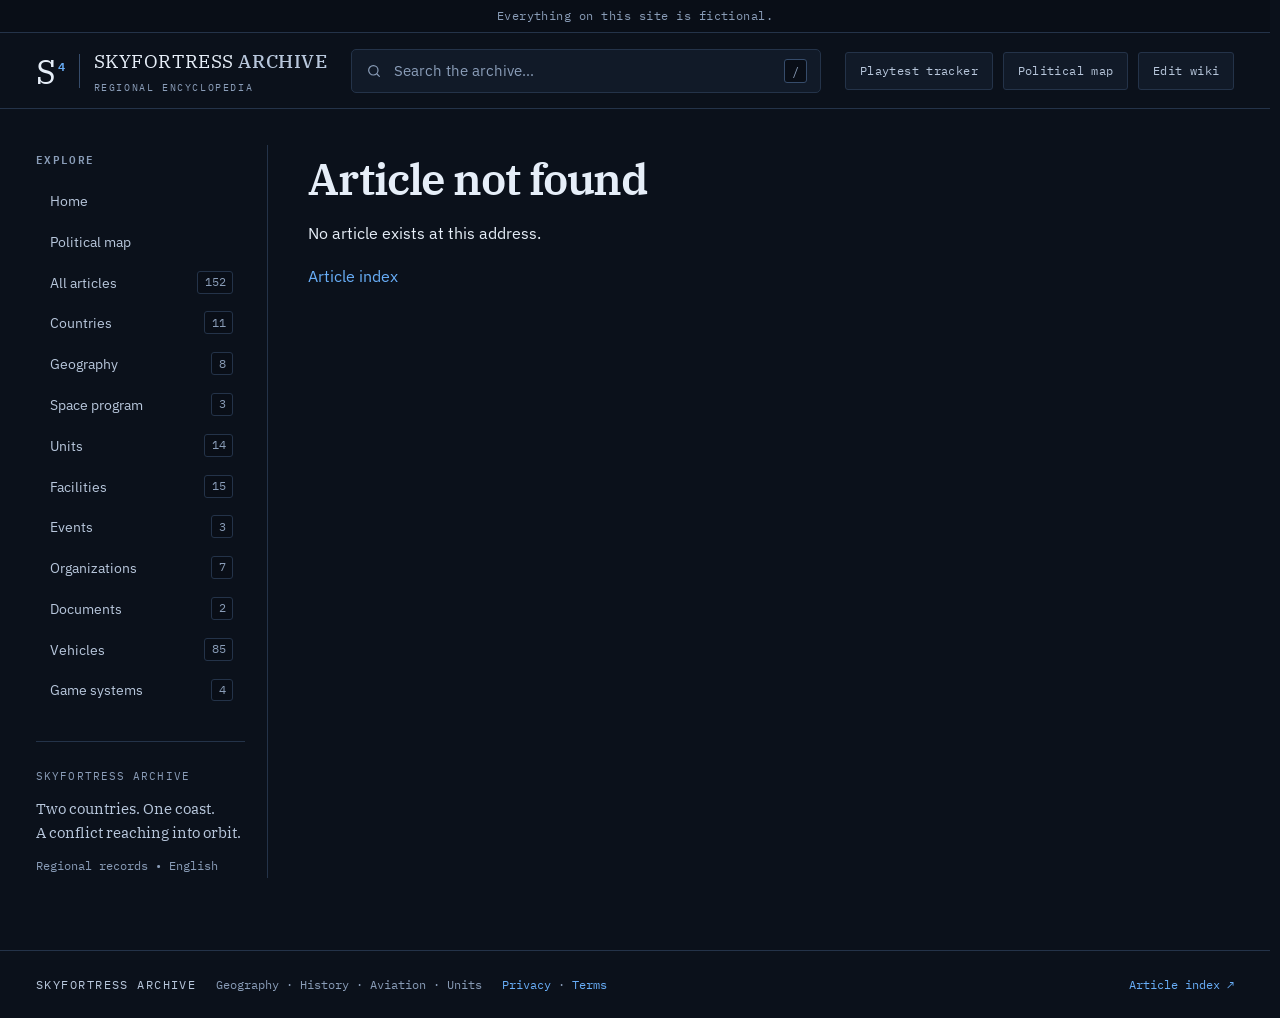
<file: index.html>
<!doctype html>
<html lang="en">
<head>
  <meta charset="utf-8">
  <meta name="theme-color" content="#0b111b">
  <meta name="color-scheme" content="dark">
  <meta name="viewport" content="width=device-width, initial-scale=1">
  <meta name="description" content="Two countries. One coast. A conflict reaching into orbit. Military archive records, bases and classified files of the 2036 SKYFORTRESS-4 Crisis between Anataria and Elonia.">
  <title>Skyfortress Archive — 2036 Regional Encyclopedia</title>
  <link rel="icon" href="/favicon.svg?v=44ebdd2f0fcf" type="image/svg+xml">
  <link rel="apple-touch-icon" href="/favicon.svg?v=44ebdd2f0fcf">
  <link rel="preconnect" href="https://fonts.googleapis.com">
  <link rel="preconnect" href="https://fonts.gstatic.com" crossorigin>
  <link rel="stylesheet" href="https://fonts.googleapis.com/css2?family=IBM+Plex+Mono:wght@400;500;600&family=IBM+Plex+Sans:wght@400;500;600&family=IBM+Plex+Serif:wght@500;600&display=swap">
  <link rel="stylesheet" href="/style.css?v=c5a527345eb9">
  <link rel="canonical" href="https://t1orstudios.github.io/">
  <meta property="og:site_name" content="Skyfortress Archive">
  <meta property="og:type" content="website">
  <meta property="og:locale" content="en_US">
  <meta property="og:title" content="Skyfortress Archive — 2036 Regional Encyclopedia">
  <meta property="og:description" content="Two countries. One coast. A conflict reaching into orbit. Military archive records, bases and classified files of the 2036 SKYFORTRESS-4 Crisis between Anataria and Elonia.">
  <meta property="og:image" content="https://t1orstudios.github.io/skyfortress-4.jpg">
  <meta property="og:image:secure_url" content="https://t1orstudios.github.io/skyfortress-4.jpg">
  <meta property="og:image:type" content="image/jpeg">
  <meta property="og:image:width" content="1536">
  <meta property="og:image:height" content="1024">
  <meta property="og:image:alt" content="SKYFORTRESS-4 Space and Defense Facility">
  <meta property="og:url" content="https://t1orstudios.github.io/">
  <meta name="twitter:card" content="summary_large_image">
  <meta name="twitter:title" content="Skyfortress Archive — 2036 Regional Encyclopedia">
  <meta name="twitter:description" content="Two countries. One coast. A conflict reaching into orbit. Military archive records, bases and classified files of the 2036 SKYFORTRESS-4 Crisis between Anataria and Elonia.">
  <meta name="twitter:image" content="https://t1orstudios.github.io/skyfortress-4.jpg">
</head>
<body>
  <a href="#main" class="skip-link">Skip to content</a>
  <div class="fiction-banner" id="fiction-banner">Everything on this site is fictional.</div>
  <div class="site-header-sentinel" aria-hidden="true"></div>
  <div class="site-header-wrap">
    <header class="site-header">
      <button type="button" id="drawer-open" class="menu-trigger" aria-label="Open navigation menu" aria-expanded="false" aria-controls="nav-drawer">
        <svg viewBox="0 0 24 24" fill="none" stroke="currentColor" stroke-width="1.8" stroke-linecap="round" aria-hidden="true">
          <path d="M4 7h16M4 12h16M4 17h16"/>
        </svg>
        <span>Explore</span>
      </button>
      <a class="brand" href="/home">
        <span class="mark">S<span>4</span></span>
        <span>SKYFORTRESS <b>ARCHIVE</b><small>REGIONAL ENCYCLOPEDIA</small></span>
      </a>
      <div class="search" role="search">
        <svg class="search-icon" viewBox="0 0 24 24" fill="none" stroke="currentColor" stroke-width="1.8" stroke-linecap="round" stroke-linejoin="round" aria-hidden="true">
          <circle cx="11" cy="11" r="7"/>
          <path d="m20 20-3.5-3.5"/>
        </svg>
        <input id="search" type="search" placeholder="Search the archive…" aria-label="Search the archive" role="combobox" aria-autocomplete="list" aria-expanded="false" aria-controls="results" autocomplete="off">
        <kbd>/</kbd>
        <div id="results" role="listbox" aria-label="Search results" hidden></div>
      </div>
      <div class="header-actions">
        <a class="header-action" href="/tracker/">Playtest tracker</a>
        <a class="header-action" href="/harita-en.html">Political map</a>
        <a class="admin-entry" href="/edit.html">Edit wiki</a>
      </div>
    </header>
  </div>

  <dialog id="nav-drawer" class="nav-drawer" aria-label="Archive navigation">
    <div class="nav-drawer-scroller">
      <div class="nav-drawer-sheet">
        <div class="drawer-head">
          <span class="drawer-title">Explore Archive</span>
          <button type="button" id="drawer-close" class="drawer-close" aria-label="Close navigation menu" autofocus>✕</button>
        </div>
        <nav id="drawer-nav" class="drawer-nav" aria-label="Mobile navigation"></nav>
        <div class="drawer-foot">Regional records · 2036 Crisis · EN</div>
      </div>
    </div>
  </dialog>

  <div class="layout">
    <aside class="sidebar">
      <p class="nav-label">Explore</p>
      <nav id="nav" aria-label="Main navigation"></nav>
      <div class="sidebar-note">
        <span>SKYFORTRESS ARCHIVE</span>
        <p>Two countries. One coast.<br>A conflict reaching into orbit.</p>
        <small>Regional records • English</small>
      </div>
    </aside>
    <main id="main" tabindex="-1"></main>
    <aside class="contents">
      <p class="nav-label">On this page</p>
      <nav id="toc" aria-label="Contents"></nav>
      <div class="reading-note">ARCHIVE NOTE<p>Blue links open the related encyclopedia dossier.</p></div>
    </aside>
  </div>
  <footer>
    <span>SKYFORTRESS ARCHIVE</span>
    <span>Geography · History · Aviation · Units</span>
    <nav class="footer-legal" aria-label="Legal"><a href="/privacy/">Privacy</a> <span aria-hidden="true">·</span> <a href="/terms/">Terms</a></nav>
    <a href="/all-articles">Article index ↗</a>
  </footer>
  <script src="/pages.js?v=bd3c2dab79f9legal" defer></script>
</body>
</html>
</file>
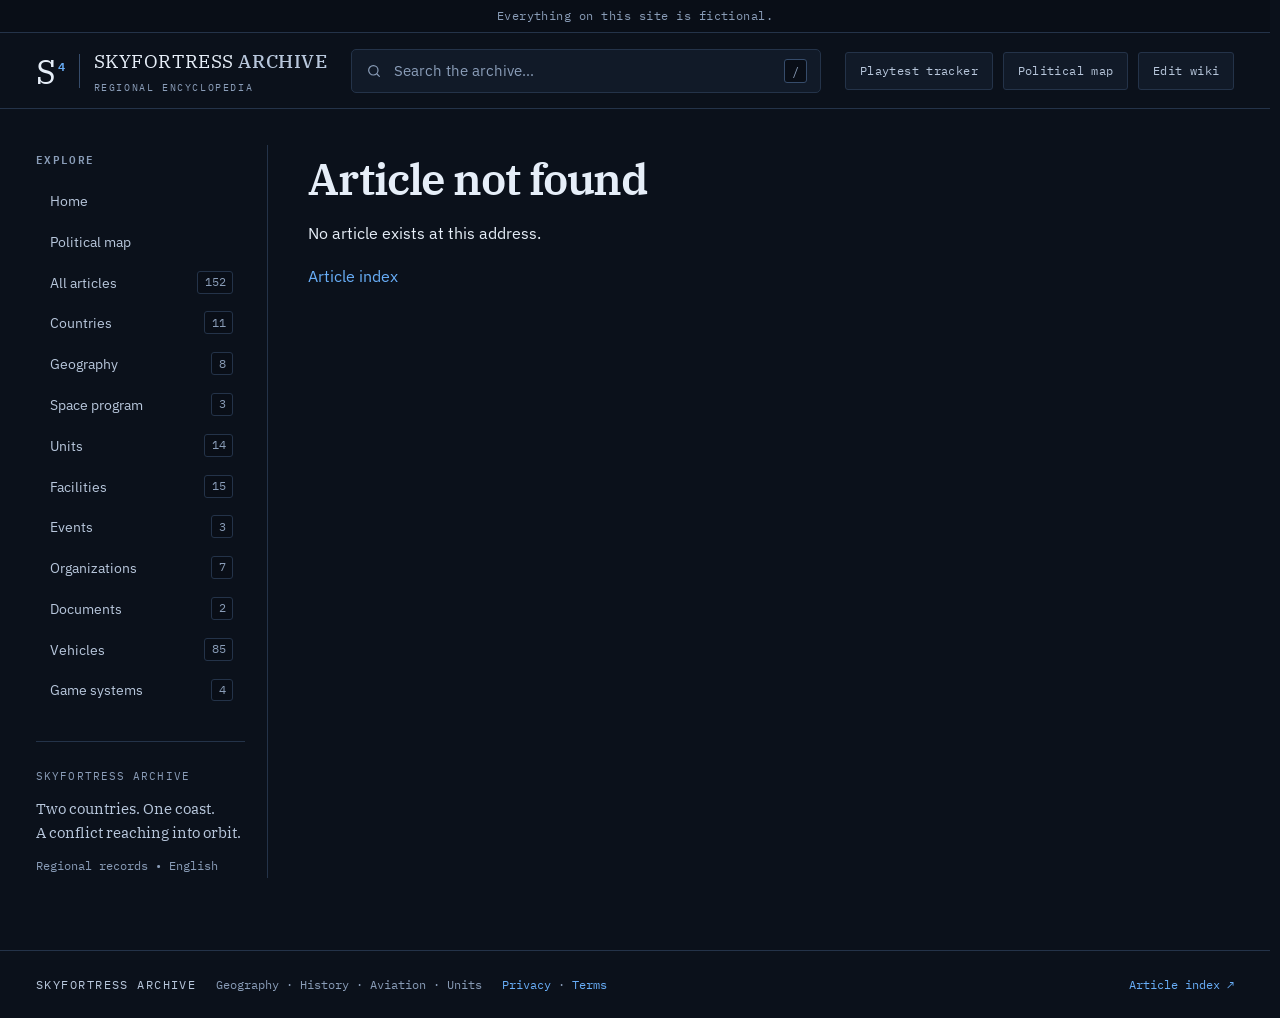
<file: ana-sayfa/index.html>
<!doctype html>
<html lang="en">
<head>
  <meta charset="utf-8">
  <meta name="theme-color" content="#0b111b">
  <meta name="color-scheme" content="dark">
  <meta name="viewport" content="width=device-width, initial-scale=1">
  <meta name="description" content="Two countries. One coast. A conflict reaching into orbit. Military archive records, bases and classified files of the 2036 SKYFORTRESS-4 Crisis between Anataria and Elonia.">
  <title>Skyfortress Archive — 2036 Regional Encyclopedia</title>
  <link rel="icon" href="/favicon.svg?v=44ebdd2f0fcf" type="image/svg+xml">
  <link rel="apple-touch-icon" href="/favicon.svg?v=44ebdd2f0fcf">
  <link rel="preconnect" href="https://fonts.googleapis.com">
  <link rel="preconnect" href="https://fonts.gstatic.com" crossorigin>
  <link rel="stylesheet" href="https://fonts.googleapis.com/css2?family=IBM+Plex+Mono:wght@400;500;600&family=IBM+Plex+Sans:wght@400;500;600&family=IBM+Plex+Serif:wght@500;600&display=swap">
  <link rel="stylesheet" href="/style.css?v=c5a527345eb9">
  <link rel="canonical" href="https://t1orstudios.github.io/home">
  <meta property="og:site_name" content="Skyfortress Archive">
  <meta property="og:type" content="website">
  <meta property="og:locale" content="en_US">
  <meta property="og:title" content="Skyfortress Archive — 2036 Regional Encyclopedia">
  <meta property="og:description" content="Two countries. One coast. A conflict reaching into orbit. Military archive records, bases and classified files of the 2036 SKYFORTRESS-4 Crisis between Anataria and Elonia.">
  <meta property="og:image" content="https://t1orstudios.github.io/skyfortress-4.jpg">
  <meta property="og:image:secure_url" content="https://t1orstudios.github.io/skyfortress-4.jpg">
  <meta property="og:image:type" content="image/jpeg">
  <meta property="og:image:width" content="1536">
  <meta property="og:image:height" content="1024">
  <meta property="og:image:alt" content="SKYFORTRESS-4 Space and Defense Facility">
  <meta property="og:url" content="https://t1orstudios.github.io/home">
  <meta name="twitter:card" content="summary_large_image">
  <meta name="twitter:title" content="Skyfortress Archive — 2036 Regional Encyclopedia">
  <meta name="twitter:description" content="Two countries. One coast. A conflict reaching into orbit. Military archive records, bases and classified files of the 2036 SKYFORTRESS-4 Crisis between Anataria and Elonia.">
  <meta name="twitter:image" content="https://t1orstudios.github.io/skyfortress-4.jpg">
</head>
<body>
  <a href="#main" class="skip-link">Skip to content</a>
  <div class="fiction-banner" id="fiction-banner">Everything on this site is fictional.</div>
  <div class="site-header-sentinel" aria-hidden="true"></div>
  <div class="site-header-wrap">
    <header class="site-header">
      <button type="button" id="drawer-open" class="menu-trigger" aria-label="Open navigation menu" aria-expanded="false" aria-controls="nav-drawer">
        <svg viewBox="0 0 24 24" fill="none" stroke="currentColor" stroke-width="1.8" stroke-linecap="round" aria-hidden="true">
          <path d="M4 7h16M4 12h16M4 17h16"/>
        </svg>
        <span>Explore</span>
      </button>
      <a class="brand" href="/home">
        <span class="mark">S<span>4</span></span>
        <span>SKYFORTRESS <b>ARCHIVE</b><small>REGIONAL ENCYCLOPEDIA</small></span>
      </a>
      <div class="search" role="search">
        <svg class="search-icon" viewBox="0 0 24 24" fill="none" stroke="currentColor" stroke-width="1.8" stroke-linecap="round" stroke-linejoin="round" aria-hidden="true">
          <circle cx="11" cy="11" r="7"/>
          <path d="m20 20-3.5-3.5"/>
        </svg>
        <input id="search" type="search" placeholder="Search the archive…" aria-label="Search the archive" role="combobox" aria-autocomplete="list" aria-expanded="false" aria-controls="results" autocomplete="off">
        <kbd>/</kbd>
        <div id="results" role="listbox" aria-label="Search results" hidden></div>
      </div>
      <div class="header-actions">
        <a class="header-action" href="/tracker/">Playtest tracker</a>
        <a class="header-action" href="/harita-en.html">Political map</a>
        <a class="admin-entry" href="/edit.html">Edit wiki</a>
      </div>
    </header>
  </div>

  <dialog id="nav-drawer" class="nav-drawer" aria-label="Archive navigation">
    <div class="nav-drawer-scroller">
      <div class="nav-drawer-sheet">
        <div class="drawer-head">
          <span class="drawer-title">Explore Archive</span>
          <button type="button" id="drawer-close" class="drawer-close" aria-label="Close navigation menu" autofocus>✕</button>
        </div>
        <nav id="drawer-nav" class="drawer-nav" aria-label="Mobile navigation"></nav>
        <div class="drawer-foot">Regional records · 2036 Crisis · EN</div>
      </div>
    </div>
  </dialog>

  <div class="layout">
    <aside class="sidebar">
      <p class="nav-label">Explore</p>
      <nav id="nav" aria-label="Main navigation"></nav>
      <div class="sidebar-note">
        <span>SKYFORTRESS ARCHIVE</span>
        <p>Two countries. One coast.<br>A conflict reaching into orbit.</p>
        <small>Regional records • English</small>
      </div>
    </aside>
    <main id="main" tabindex="-1"></main>
    <aside class="contents">
      <p class="nav-label">On this page</p>
      <nav id="toc" aria-label="Contents"></nav>
      <div class="reading-note">ARCHIVE NOTE<p>Blue links open the related encyclopedia dossier.</p></div>
    </aside>
  </div>
  <footer>
    <span>SKYFORTRESS ARCHIVE</span>
    <span>Geography · History · Aviation · Units</span>
    <nav class="footer-legal" aria-label="Legal"><a href="/privacy/">Privacy</a> <span aria-hidden="true">·</span> <a href="/terms/">Terms</a></nav>
    <a href="/all-articles">Article index ↗</a>
  </footer>
  <script src="/pages.js?v=bd3c2dab79f9legal" defer></script>
</body>
</html>
</file>
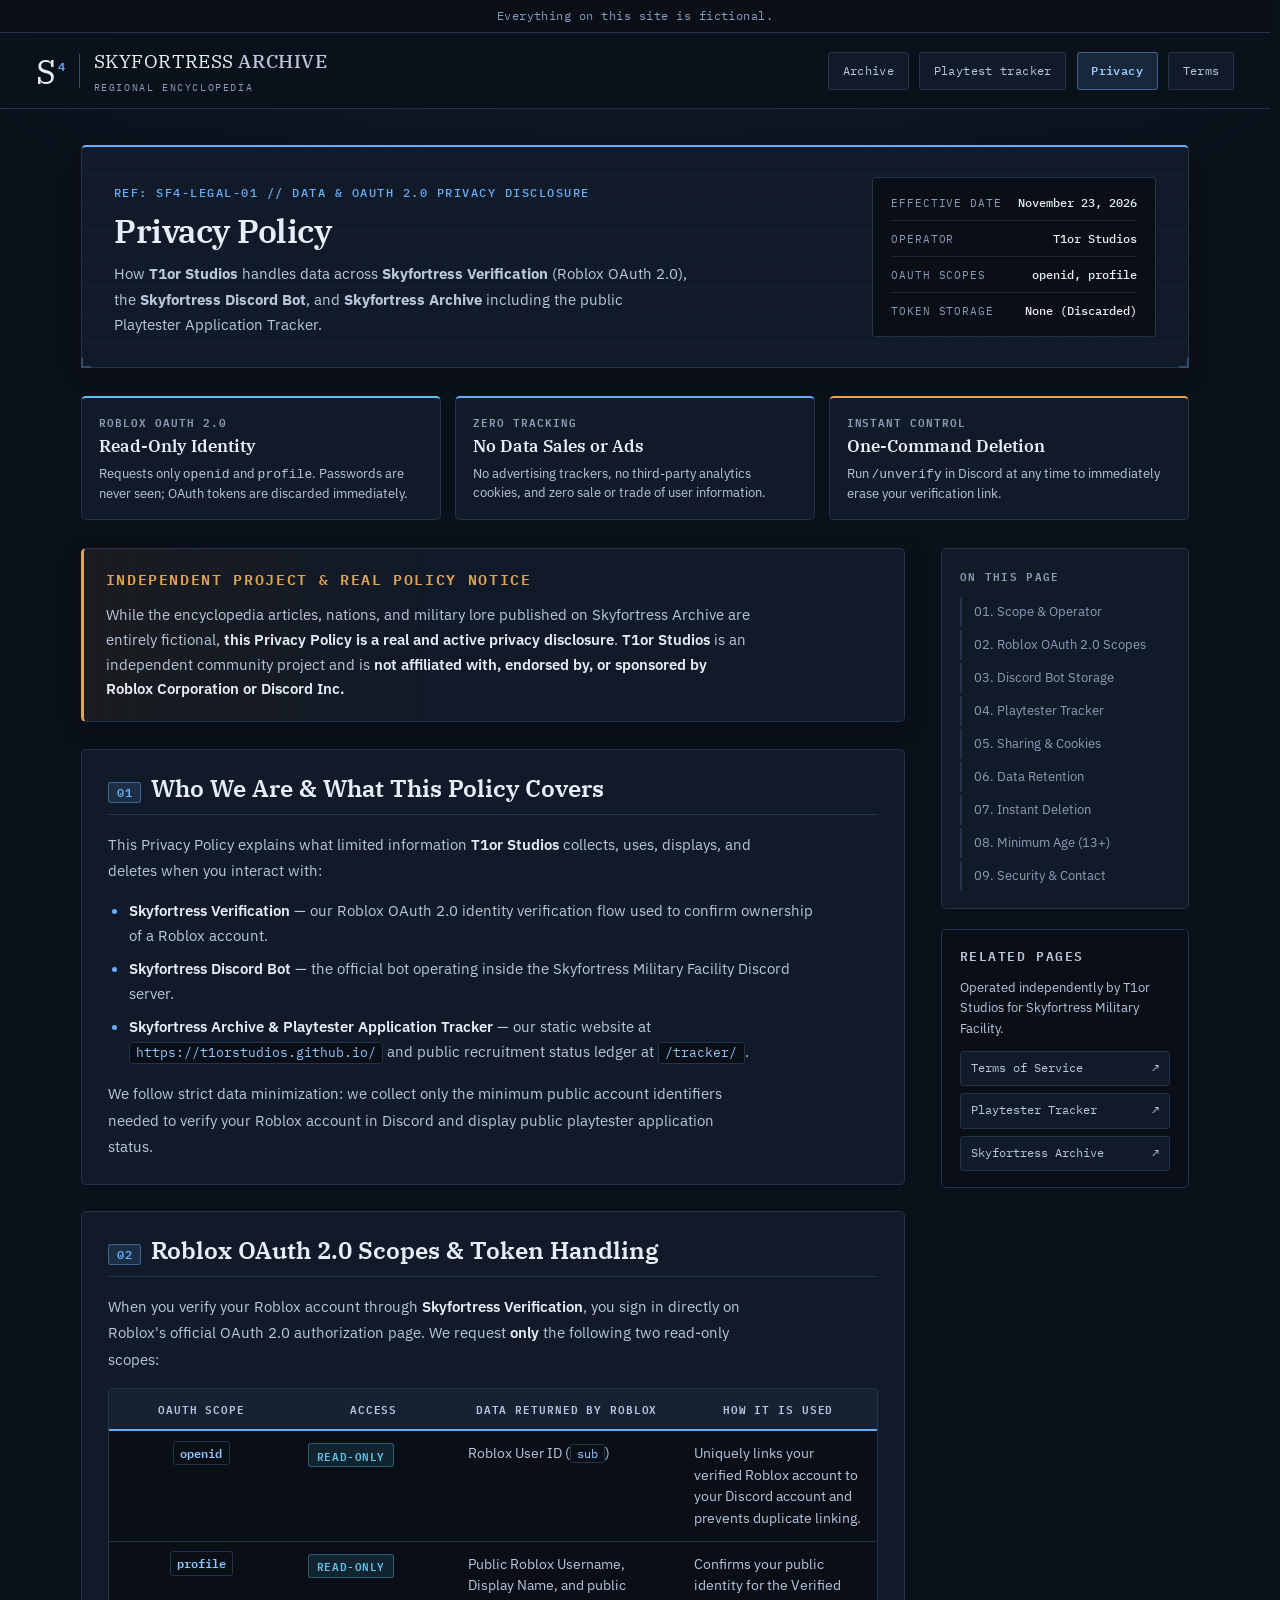
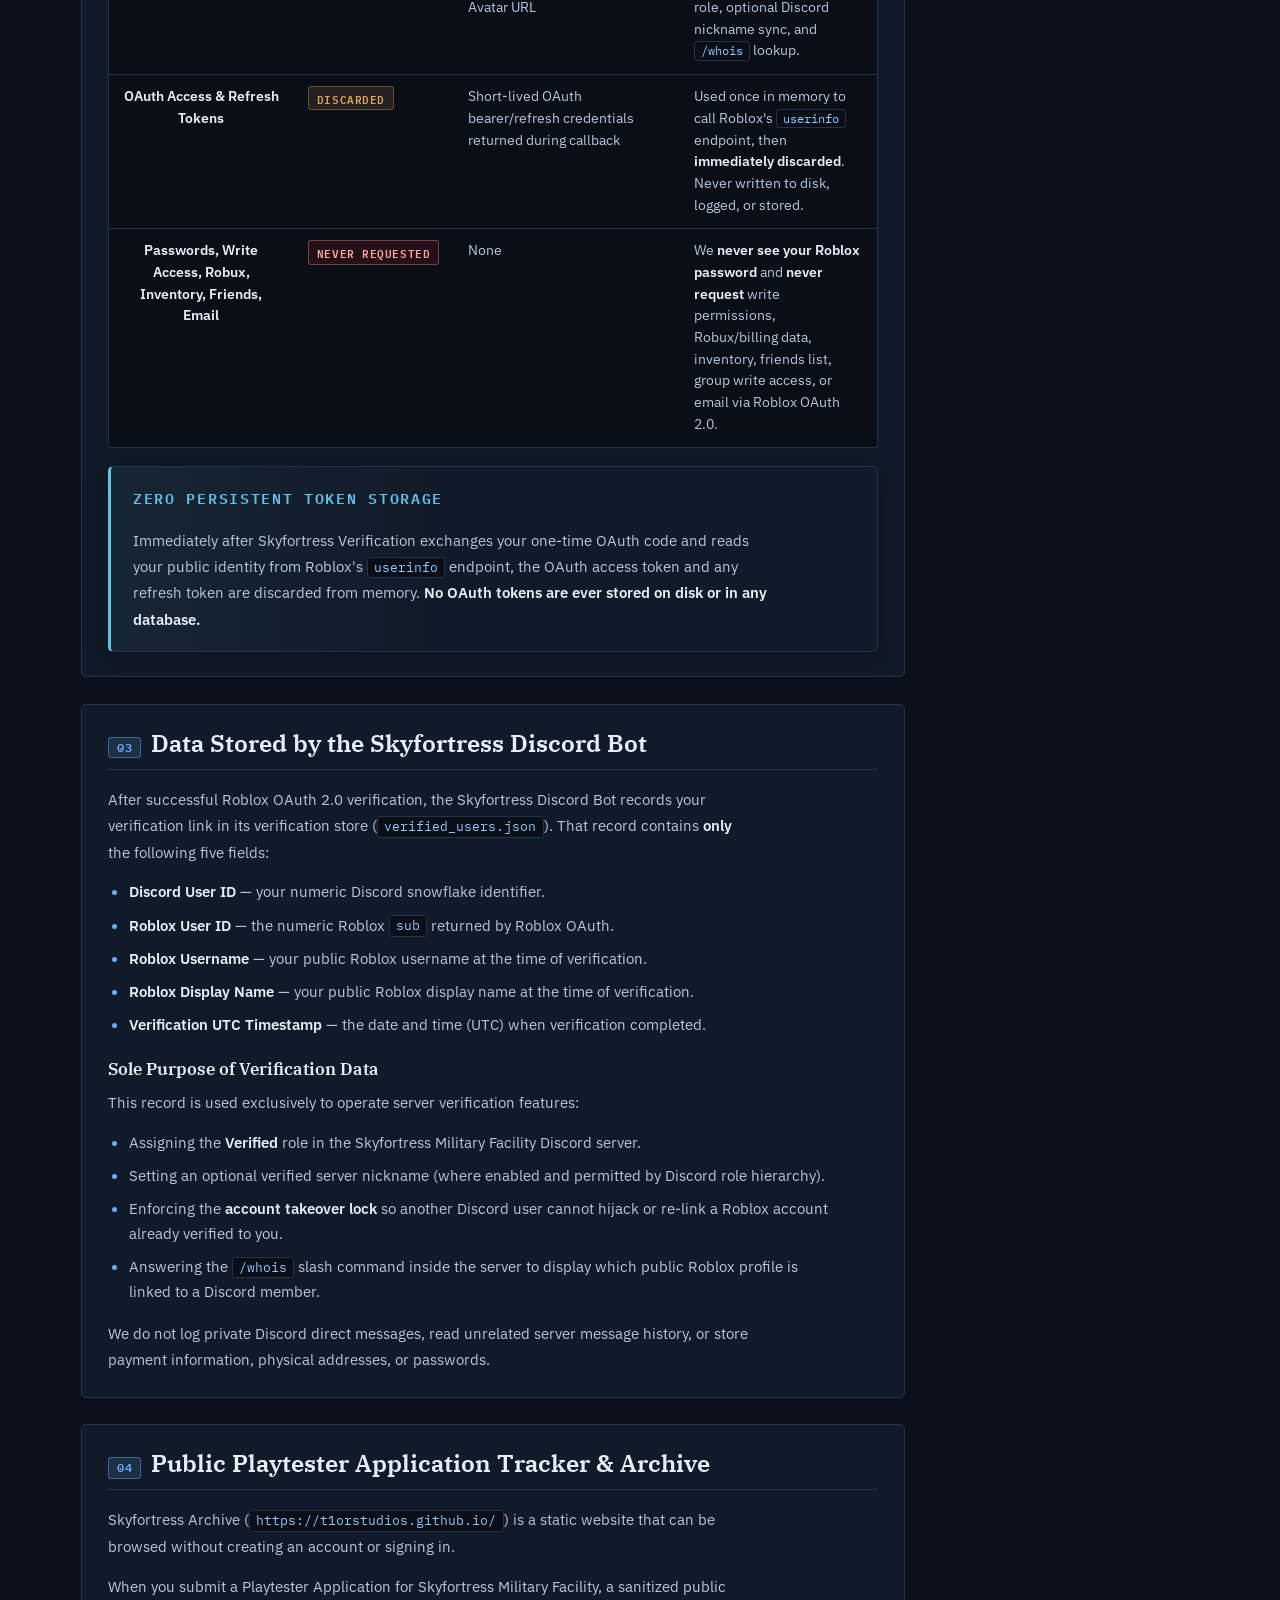
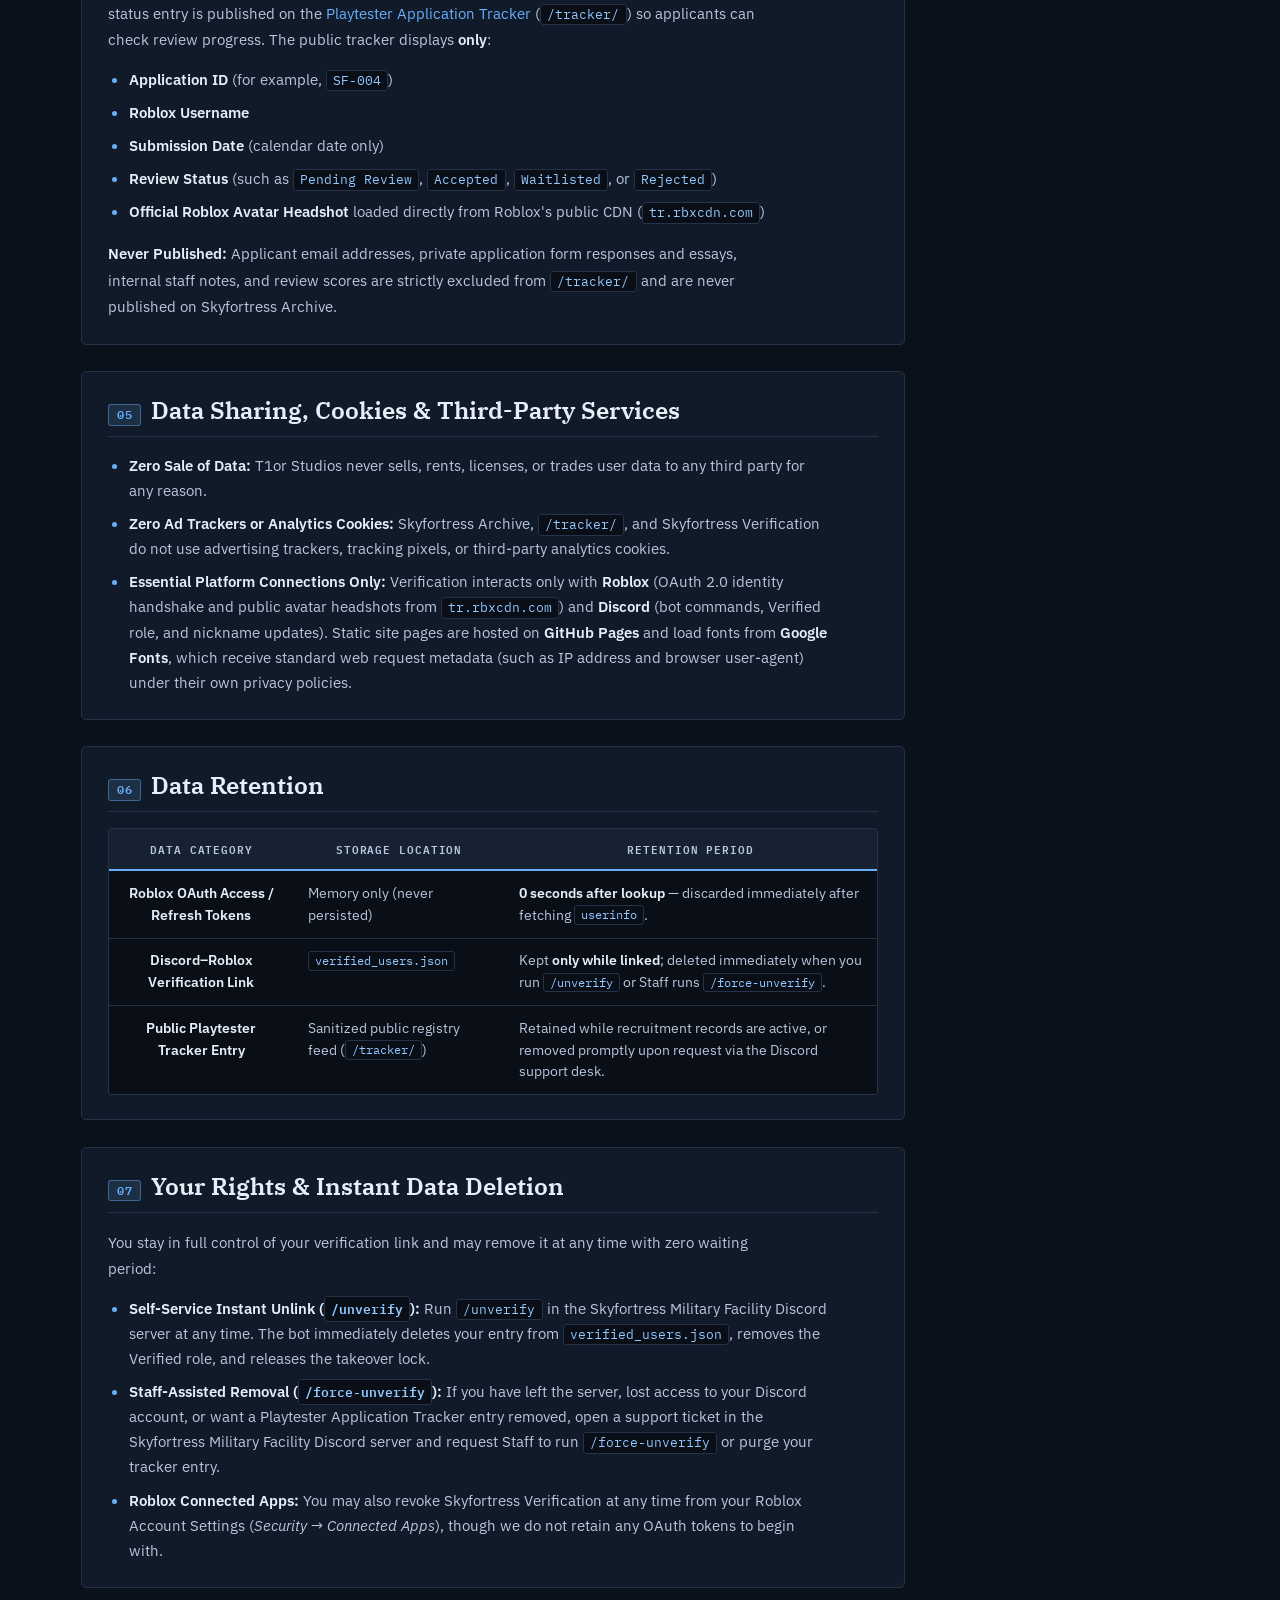
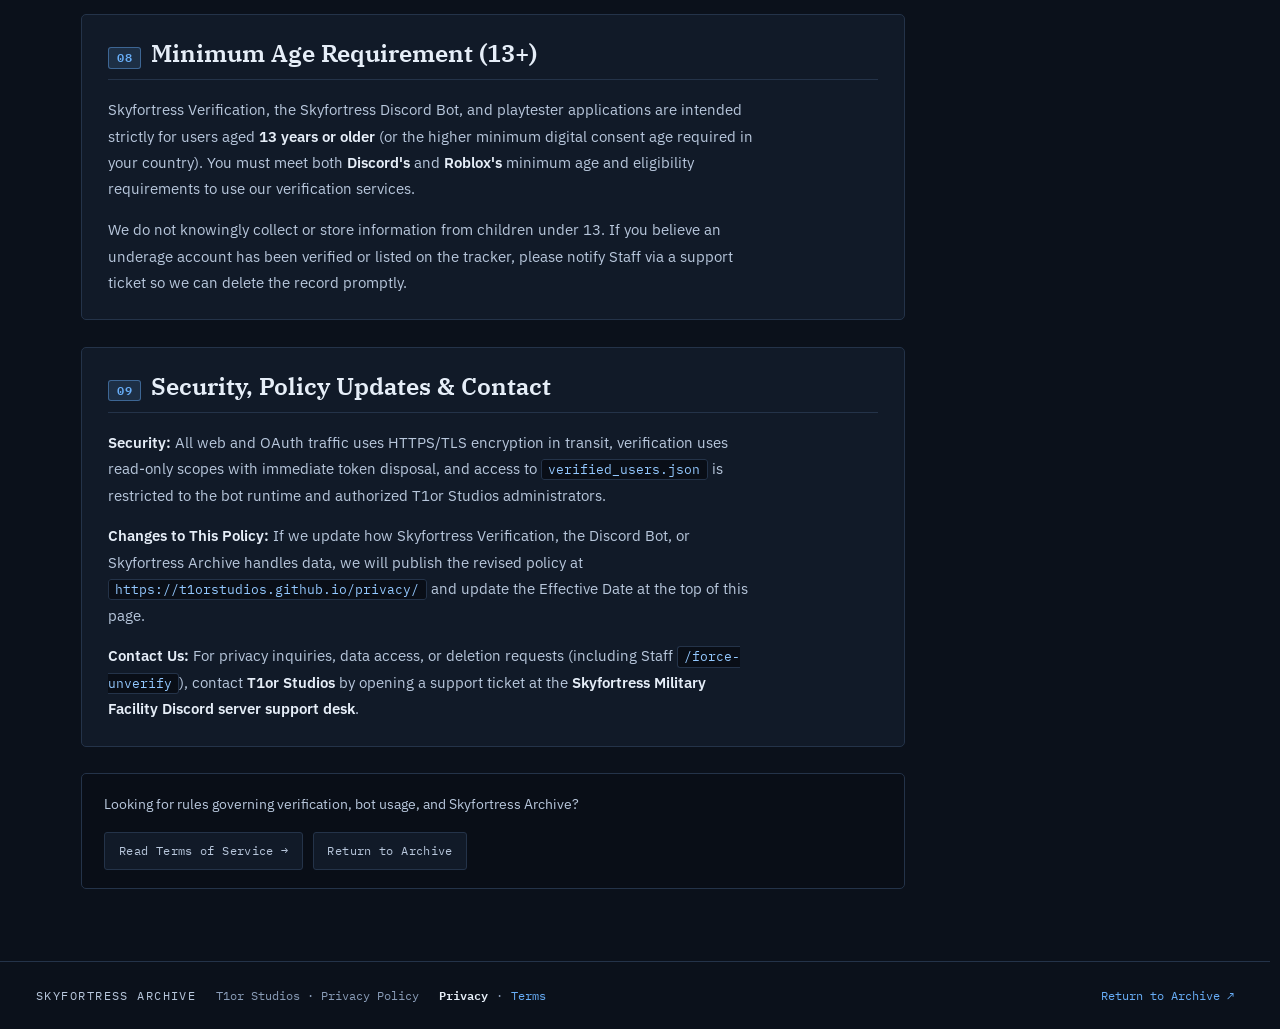
<file: privacy/index.html>
<!doctype html>
<html lang="en">
<head>
  <meta charset="utf-8">
  <meta name="theme-color" content="#0b111b">
  <meta name="color-scheme" content="dark">
  <meta name="viewport" content="width=device-width, initial-scale=1">
  <meta name="description" content="Privacy Policy for Skyfortress Verification (Roblox OAuth 2.0), Skyfortress Discord Bot, and Skyfortress Archive / Playtester Application Tracker operated by T1or Studios.">
  <title>Privacy Policy — Skyfortress Archive &amp; Verification</title>
  <link rel="icon" href="/favicon.svg?v=44ebdd2f0fcf" type="image/svg+xml">
  <link rel="apple-touch-icon" href="/favicon.svg?v=44ebdd2f0fcf">
  <link rel="preconnect" href="https://fonts.googleapis.com">
  <link rel="preconnect" href="https://fonts.gstatic.com" crossorigin>
  <link rel="stylesheet" href="https://fonts.googleapis.com/css2?family=IBM+Plex+Mono:wght@400;500;600&family=IBM+Plex+Sans:wght@400;500;600&family=IBM+Plex+Serif:wght@500;600&display=swap">
  <link rel="stylesheet" href="/style.css?v=c5a527345eb9">
  <link rel="stylesheet" href="/legal.css">
  <link rel="canonical" href="https://t1orstudios.github.io/privacy/">
  <meta property="og:site_name" content="Skyfortress Archive">
  <meta property="og:type" content="website">
  <meta property="og:locale" content="en_US">
  <meta property="og:title" content="Privacy Policy — Skyfortress Archive &amp; Verification">
  <meta property="og:description" content="Plain-English Privacy Policy covering Roblox OAuth 2.0 verification (openid &amp; profile only), Skyfortress Discord Bot, and the Skyfortress Archive Playtester Tracker.">
  <meta property="og:image" content="https://t1orstudios.github.io/skyfortress-4.jpg">
  <meta property="og:url" content="https://t1orstudios.github.io/privacy/">
  <meta name="twitter:card" content="summary_large_image">
  <meta name="twitter:title" content="Privacy Policy — Skyfortress Archive &amp; Verification">
  <meta name="twitter:description" content="Plain-English Privacy Policy covering Roblox OAuth 2.0 verification (openid &amp; profile only), Skyfortress Discord Bot, and the Skyfortress Archive Playtester Tracker.">
  <meta name="twitter:image" content="https://t1orstudios.github.io/skyfortress-4.jpg">
</head>
<body class="legal-page">
  <a href="#main" class="skip-link">Skip to content</a>
  <div class="fiction-banner" id="fiction-banner">Everything on this site is fictional.</div>
  <div class="site-header-sentinel" aria-hidden="true"></div>
  <div class="site-header-wrap">
    <header class="site-header legal-site-header">
      <a class="brand" href="/">
        <span class="mark">S<span>4</span></span>
        <span>SKYFORTRESS <b>ARCHIVE</b><small>REGIONAL ENCYCLOPEDIA</small></span>
      </a>
      <nav class="header-actions legal-nav" aria-label="Primary">
        <a class="header-action legal-nav-link" href="/">Archive</a>
        <a class="header-action legal-nav-link" href="/tracker/">Playtest tracker</a>
        <a class="header-action legal-nav-link" href="/privacy/" aria-current="page">Privacy</a>
        <a class="header-action legal-nav-link" href="/terms/">Terms</a>
      </nav>
    </header>
  </div>

  <main id="main" class="legal-shell" tabindex="-1">
    <div class="legal-hero">
      <div>
        <p class="legal-ref">REF: SF4-LEGAL-01 // DATA &amp; OAUTH 2.0 PRIVACY DISCLOSURE</p>
        <h1 class="legal-title">Privacy Policy</h1>
        <p class="legal-subtitle">
          How <strong>T1or Studios</strong> handles data across <strong>Skyfortress Verification</strong>
          (Roblox OAuth 2.0), the <strong>Skyfortress Discord Bot</strong>, and
          <strong>Skyfortress Archive</strong> including the public Playtester Application Tracker.
        </p>
      </div>

      <dl class="legal-meta-card" aria-label="Document metadata">
        <div class="legal-meta-row">
          <dt>Effective Date</dt>
          <dd>November 23, 2026</dd>
        </div>
        <div class="legal-meta-row">
          <dt>Operator</dt>
          <dd>T1or Studios</dd>
        </div>
        <div class="legal-meta-row">
          <dt>OAuth Scopes</dt>
          <dd>openid, profile</dd>
        </div>
        <div class="legal-meta-row">
          <dt>Token Storage</dt>
          <dd>None (Discarded)</dd>
        </div>
      </dl>
    </div>

    <ul class="legal-highlights" role="list" aria-label="Privacy highlights">
      <li class="legal-highlight-card legal-highlight-card--elonia">
        <span class="legal-highlight-label">Roblox OAuth 2.0</span>
        <span class="legal-highlight-value">Read-Only Identity</span>
        <span class="legal-highlight-note">Requests only <code>openid</code> and <code>profile</code>. Passwords are never seen; OAuth tokens are discarded immediately.</span>
      </li>
      <li class="legal-highlight-card">
        <span class="legal-highlight-label">Zero Tracking</span>
        <span class="legal-highlight-value">No Data Sales or Ads</span>
        <span class="legal-highlight-note">No advertising trackers, no third-party analytics cookies, and zero sale or trade of user information.</span>
      </li>
      <li class="legal-highlight-card legal-highlight-card--anataria">
        <span class="legal-highlight-label">Instant Control</span>
        <span class="legal-highlight-value">One-Command Deletion</span>
        <span class="legal-highlight-note">Run <code>/unverify</code> in Discord at any time to immediately erase your verification link.</span>
      </li>
    </ul>

    <div class="legal-grid">
      <article class="legal-doc">
        <div class="legal-callout legal-callout--notice">
          <p class="legal-callout-kicker">Independent Project &amp; Real Policy Notice</p>
          <p>
            While the encyclopedia articles, nations, and military lore published on Skyfortress Archive are
            entirely fictional, <strong>this Privacy Policy is a real and active privacy disclosure</strong>.
            <strong>T1or Studios</strong> is an independent community project and is
            <strong>not affiliated with, endorsed by, or sponsored by Roblox Corporation or Discord Inc.</strong>
          </p>
        </div>

        <section class="legal-section" id="scope">
          <h2><span class="section-num">01</span> Who We Are &amp; What This Policy Covers</h2>
          <p>
            This Privacy Policy explains what limited information <strong>T1or Studios</strong> collects, uses,
            displays, and deletes when you interact with:
          </p>
          <ul class="legal-list">
            <li><strong>Skyfortress Verification</strong> — our Roblox OAuth 2.0 identity verification flow used to confirm ownership of a Roblox account.</li>
            <li><strong>Skyfortress Discord Bot</strong> — the official bot operating inside the Skyfortress Military Facility Discord server.</li>
            <li><strong>Skyfortress Archive &amp; Playtester Application Tracker</strong> — our static website at <code>https://t1orstudios.github.io/</code> and public recruitment status ledger at <a href="/tracker/"><code>/tracker/</code></a>.</li>
          </ul>
          <p>
            We follow strict data minimization: we collect only the minimum public account identifiers needed to
            verify your Roblox account in Discord and display public playtester application status.
          </p>
        </section>

        <section class="legal-section" id="roblox-oauth">
          <h2><span class="section-num">02</span> Roblox OAuth 2.0 Scopes &amp; Token Handling</h2>
          <p>
            When you verify your Roblox account through <strong>Skyfortress Verification</strong>, you sign in
            directly on Roblox's official OAuth 2.0 authorization page. We request <strong>only</strong> the
            following two read-only scopes:
          </p>

          <div class="legal-table-wrap">
            <table class="legal-table">
              <thead>
                <tr>
                  <th scope="col">OAuth Scope</th>
                  <th scope="col">Access</th>
                  <th scope="col">Data Returned by Roblox</th>
                  <th scope="col">How It Is Used</th>
                </tr>
              </thead>
              <tbody>
                <tr>
                  <th scope="row"><code>openid</code></th>
                  <td><span class="legal-pill legal-pill--readonly">Read-Only</span></td>
                  <td>Roblox User ID (<code>sub</code>)</td>
                  <td>Uniquely links your verified Roblox account to your Discord account and prevents duplicate linking.</td>
                </tr>
                <tr>
                  <th scope="row"><code>profile</code></th>
                  <td><span class="legal-pill legal-pill--readonly">Read-Only</span></td>
                  <td>Public Roblox Username, Display Name, and public Avatar URL</td>
                  <td>Confirms your public identity for the Verified role, optional Discord nickname sync, and <code>/whois</code> lookup.</td>
                </tr>
                <tr>
                  <th scope="row">OAuth Access &amp; Refresh Tokens</th>
                  <td><span class="legal-pill legal-pill--discarded">Discarded</span></td>
                  <td>Short-lived OAuth bearer/refresh credentials returned during callback</td>
                  <td>Used once in memory to call Roblox's <code>userinfo</code> endpoint, then <strong>immediately discarded</strong>. Never written to disk, logged, or stored.</td>
                </tr>
                <tr>
                  <th scope="row">Passwords, Write Access, Robux, Inventory, Friends, Email</th>
                  <td><span class="legal-pill legal-pill--never">Never Requested</span></td>
                  <td>None</td>
                  <td>We <strong>never see your Roblox password</strong> and <strong>never request</strong> write permissions, Robux/billing data, inventory, friends list, group write access, or email via Roblox OAuth 2.0.</td>
                </tr>
              </tbody>
            </table>
          </div>

          <div class="legal-callout legal-callout--safe">
            <p class="legal-callout-kicker">Zero Persistent Token Storage</p>
            <p>
              Immediately after Skyfortress Verification exchanges your one-time OAuth code and reads your public
              identity from Roblox's <code>userinfo</code> endpoint, the OAuth access token and any refresh token
              are discarded from memory. <strong>No OAuth tokens are ever stored on disk or in any database.</strong>
            </p>
          </div>
        </section>

        <section class="legal-section" id="discord-bot">
          <h2><span class="section-num">03</span> Data Stored by the Skyfortress Discord Bot</h2>
          <p>
            After successful Roblox OAuth 2.0 verification, the Skyfortress Discord Bot records your verification
            link in its verification store (<code>verified_users.json</code>). That record contains
            <strong>only</strong> the following five fields:
          </p>
          <ul class="legal-list">
            <li><strong>Discord User ID</strong> — your numeric Discord snowflake identifier.</li>
            <li><strong>Roblox User ID</strong> — the numeric Roblox <code>sub</code> returned by Roblox OAuth.</li>
            <li><strong>Roblox Username</strong> — your public Roblox username at the time of verification.</li>
            <li><strong>Roblox Display Name</strong> — your public Roblox display name at the time of verification.</li>
            <li><strong>Verification UTC Timestamp</strong> — the date and time (UTC) when verification completed.</li>
          </ul>

          <h3>Sole Purpose of Verification Data</h3>
          <p>This record is used exclusively to operate server verification features:</p>
          <ul class="legal-list">
            <li>Assigning the <strong>Verified</strong> role in the Skyfortress Military Facility Discord server.</li>
            <li>Setting an optional verified server nickname (where enabled and permitted by Discord role hierarchy).</li>
            <li>Enforcing the <strong>account takeover lock</strong> so another Discord user cannot hijack or re-link a Roblox account already verified to you.</li>
            <li>Answering the <code>/whois</code> slash command inside the server to display which public Roblox profile is linked to a Discord member.</li>
          </ul>
          <p>
            We do not log private Discord direct messages, read unrelated server message history, or store
            payment information, physical addresses, or passwords.
          </p>
        </section>

        <section class="legal-section" id="public-tracker">
          <h2><span class="section-num">04</span> Public Playtester Application Tracker &amp; Archive</h2>
          <p>
            Skyfortress Archive (<a href="/"><code>https://t1orstudios.github.io/</code></a>) is a static website
            that can be browsed without creating an account or signing in.
          </p>
          <p>
            When you submit a Playtester Application for Skyfortress Military Facility, a sanitized public status
            entry is published on the <a href="/tracker/">Playtester Application Tracker</a> (<code>/tracker/</code>)
            so applicants can check review progress. The public tracker displays <strong>only</strong>:
          </p>
          <ul class="legal-list">
            <li><strong>Application ID</strong> (for example, <code>SF-004</code>)</li>
            <li><strong>Roblox Username</strong></li>
            <li><strong>Submission Date</strong> (calendar date only)</li>
            <li><strong>Review Status</strong> (such as <code>Pending Review</code>, <code>Accepted</code>, <code>Waitlisted</code>, or <code>Rejected</code>)</li>
            <li><strong>Official Roblox Avatar Headshot</strong> loaded directly from Roblox's public CDN (<code>tr.rbxcdn.com</code>)</li>
          </ul>
          <p>
            <strong>Never Published:</strong> Applicant email addresses, private application form responses and
            essays, internal staff notes, and review scores are strictly excluded from <code>/tracker/</code> and
            are never published on Skyfortress Archive.
          </p>
        </section>

        <section class="legal-section" id="sharing-cookies">
          <h2><span class="section-num">05</span> Data Sharing, Cookies &amp; Third-Party Services</h2>
          <ul class="legal-list">
            <li><strong>Zero Sale of Data:</strong> T1or Studios never sells, rents, licenses, or trades user data to any third party for any reason.</li>
            <li><strong>Zero Ad Trackers or Analytics Cookies:</strong> Skyfortress Archive, <code>/tracker/</code>, and Skyfortress Verification do not use advertising trackers, tracking pixels, or third-party analytics cookies.</li>
            <li><strong>Essential Platform Connections Only:</strong>
              Verification interacts only with <strong>Roblox</strong> (OAuth 2.0 identity handshake and public avatar headshots from <code>tr.rbxcdn.com</code>) and <strong>Discord</strong> (bot commands, Verified role, and nickname updates).
              Static site pages are hosted on <strong>GitHub Pages</strong> and load fonts from <strong>Google Fonts</strong>, which receive standard web request metadata (such as IP address and browser user-agent) under their own privacy policies.
            </li>
          </ul>
        </section>

        <section class="legal-section" id="retention">
          <h2><span class="section-num">06</span> Data Retention</h2>
          <div class="legal-table-wrap">
            <table class="legal-table">
              <thead>
                <tr>
                  <th scope="col">Data Category</th>
                  <th scope="col">Storage Location</th>
                  <th scope="col">Retention Period</th>
                </tr>
              </thead>
              <tbody>
                <tr>
                  <th scope="row">Roblox OAuth Access / Refresh Tokens</th>
                  <td>Memory only (never persisted)</td>
                  <td><strong>0 seconds after lookup</strong> — discarded immediately after fetching <code>userinfo</code>.</td>
                </tr>
                <tr>
                  <th scope="row">Discord–Roblox Verification Link</th>
                  <td><code>verified_users.json</code></td>
                  <td>Kept <strong>only while linked</strong>; deleted immediately when you run <code>/unverify</code> or Staff runs <code>/force-unverify</code>.</td>
                </tr>
                <tr>
                  <th scope="row">Public Playtester Tracker Entry</th>
                  <td>Sanitized public registry feed (<code>/tracker/</code>)</td>
                  <td>Retained while recruitment records are active, or removed promptly upon request via the Discord support desk.</td>
                </tr>
              </tbody>
            </table>
          </div>
        </section>

        <section class="legal-section" id="deletion">
          <h2><span class="section-num">07</span> Your Rights &amp; Instant Data Deletion</h2>
          <p>
            You stay in full control of your verification link and may remove it at any time with zero waiting period:
          </p>
          <ul class="legal-list">
            <li>
              <strong>Self-Service Instant Unlink (<code>/unverify</code>):</strong> Run <code>/unverify</code>
              in the Skyfortress Military Facility Discord server at any time. The bot immediately deletes your
              entry from <code>verified_users.json</code>, removes the Verified role, and releases the takeover lock.
            </li>
            <li>
              <strong>Staff-Assisted Removal (<code>/force-unverify</code>):</strong> If you have left the server,
              lost access to your Discord account, or want a Playtester Application Tracker entry removed, open a
              support ticket in the Skyfortress Military Facility Discord server and request Staff to run
              <code>/force-unverify</code> or purge your tracker entry.
            </li>
            <li>
              <strong>Roblox Connected Apps:</strong> You may also revoke Skyfortress Verification at any time
              from your Roblox Account Settings (<em>Security → Connected Apps</em>), though we do not retain any
              OAuth tokens to begin with.
            </li>
          </ul>
        </section>

        <section class="legal-section" id="age">
          <h2><span class="section-num">08</span> Minimum Age Requirement (13+)</h2>
          <p>
            Skyfortress Verification, the Skyfortress Discord Bot, and playtester applications are intended strictly
            for users aged <strong>13 years or older</strong> (or the higher minimum digital consent age required in
            your country). You must meet both <strong>Discord's</strong> and <strong>Roblox's</strong> minimum age
            and eligibility requirements to use our verification services.
          </p>
          <p>
            We do not knowingly collect or store information from children under 13. If you believe an underage
            account has been verified or listed on the tracker, please notify Staff via a support ticket so we can
            delete the record promptly.
          </p>
        </section>

        <section class="legal-section" id="security-changes">
          <h2><span class="section-num">09</span> Security, Policy Updates &amp; Contact</h2>
          <p>
            <strong>Security:</strong> All web and OAuth traffic uses HTTPS/TLS encryption in transit, verification
            uses read-only scopes with immediate token disposal, and access to <code>verified_users.json</code> is
            restricted to the bot runtime and authorized T1or Studios administrators.
          </p>
          <p>
            <strong>Changes to This Policy:</strong> If we update how Skyfortress Verification, the Discord Bot,
            or Skyfortress Archive handles data, we will publish the revised policy at
            <code>https://t1orstudios.github.io/privacy/</code> and update the Effective Date at the top of this page.
          </p>
          <p>
            <strong>Contact Us:</strong> For privacy inquiries, data access, or deletion requests (including Staff
            <code>/force-unverify</code>), contact <strong>T1or Studios</strong> by opening a support ticket at the
            <strong>Skyfortress Military Facility Discord server support desk</strong>.
          </p>
        </section>

        <div class="legal-doc-switch">
          <p>Looking for rules governing verification, bot usage, and Skyfortress Archive?</p>
          <div class="legal-doc-switch-actions">
            <a class="header-action" href="/terms/">Read Terms of Service →</a>
            <a class="header-action" href="/">Return to Archive</a>
          </div>
        </div>
      </article>

      <aside class="legal-aside" aria-label="Document navigation">
        <div class="legal-toc-panel">
          <p class="legal-toc-title">On this page</p>
          <nav class="legal-toc" aria-label="Privacy policy sections">
            <a href="#scope">01. Scope &amp; Operator</a>
            <a href="#roblox-oauth">02. Roblox OAuth 2.0 Scopes</a>
            <a href="#discord-bot">03. Discord Bot Storage</a>
            <a href="#public-tracker">04. Playtester Tracker</a>
            <a href="#sharing-cookies">05. Sharing &amp; Cookies</a>
            <a href="#retention">06. Data Retention</a>
            <a href="#deletion">07. Instant Deletion</a>
            <a href="#age">08. Minimum Age (13+)</a>
            <a href="#security-changes">09. Security &amp; Contact</a>
          </nav>
        </div>

        <div class="legal-aside-card">
          <p class="legal-toc-title">Related Pages</p>
          <p>Operated independently by T1or Studios for Skyfortress Military Facility.</p>
          <div class="legal-aside-links">
            <a href="/terms/"><span>Terms of Service</span><span aria-hidden="true">↗</span></a>
            <a href="/tracker/"><span>Playtester Tracker</span><span aria-hidden="true">↗</span></a>
            <a href="/"><span>Skyfortress Archive</span><span aria-hidden="true">↗</span></a>
          </div>
        </div>
      </aside>
    </div>
  </main>

  <footer>
    <span>SKYFORTRESS ARCHIVE</span>
    <span>T1or Studios · Privacy Policy</span>
    <nav class="footer-legal" aria-label="Legal"><a href="/privacy/" aria-current="page">Privacy</a> <span aria-hidden="true">·</span> <a href="/terms/">Terms</a></nav>
    <a href="/">Return to Archive ↗</a>
  </footer>
</body>
</html>
</file>
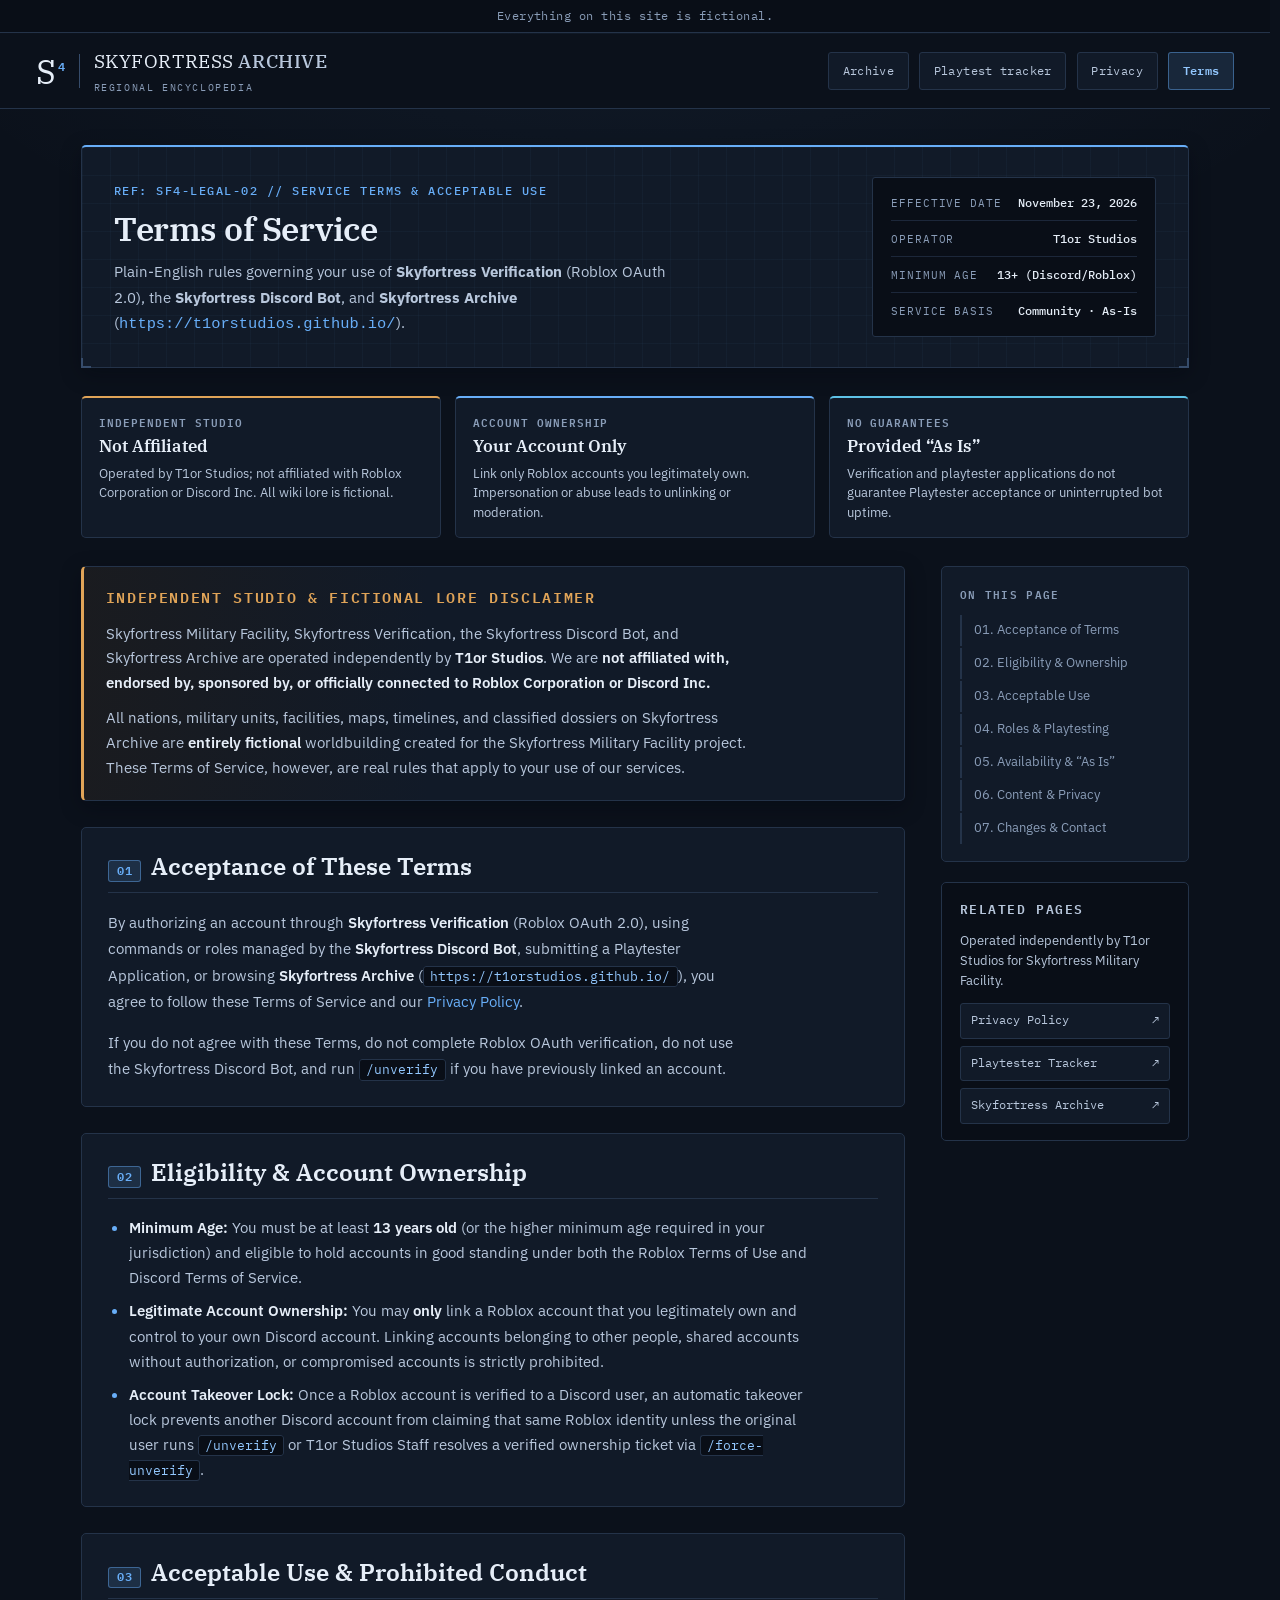
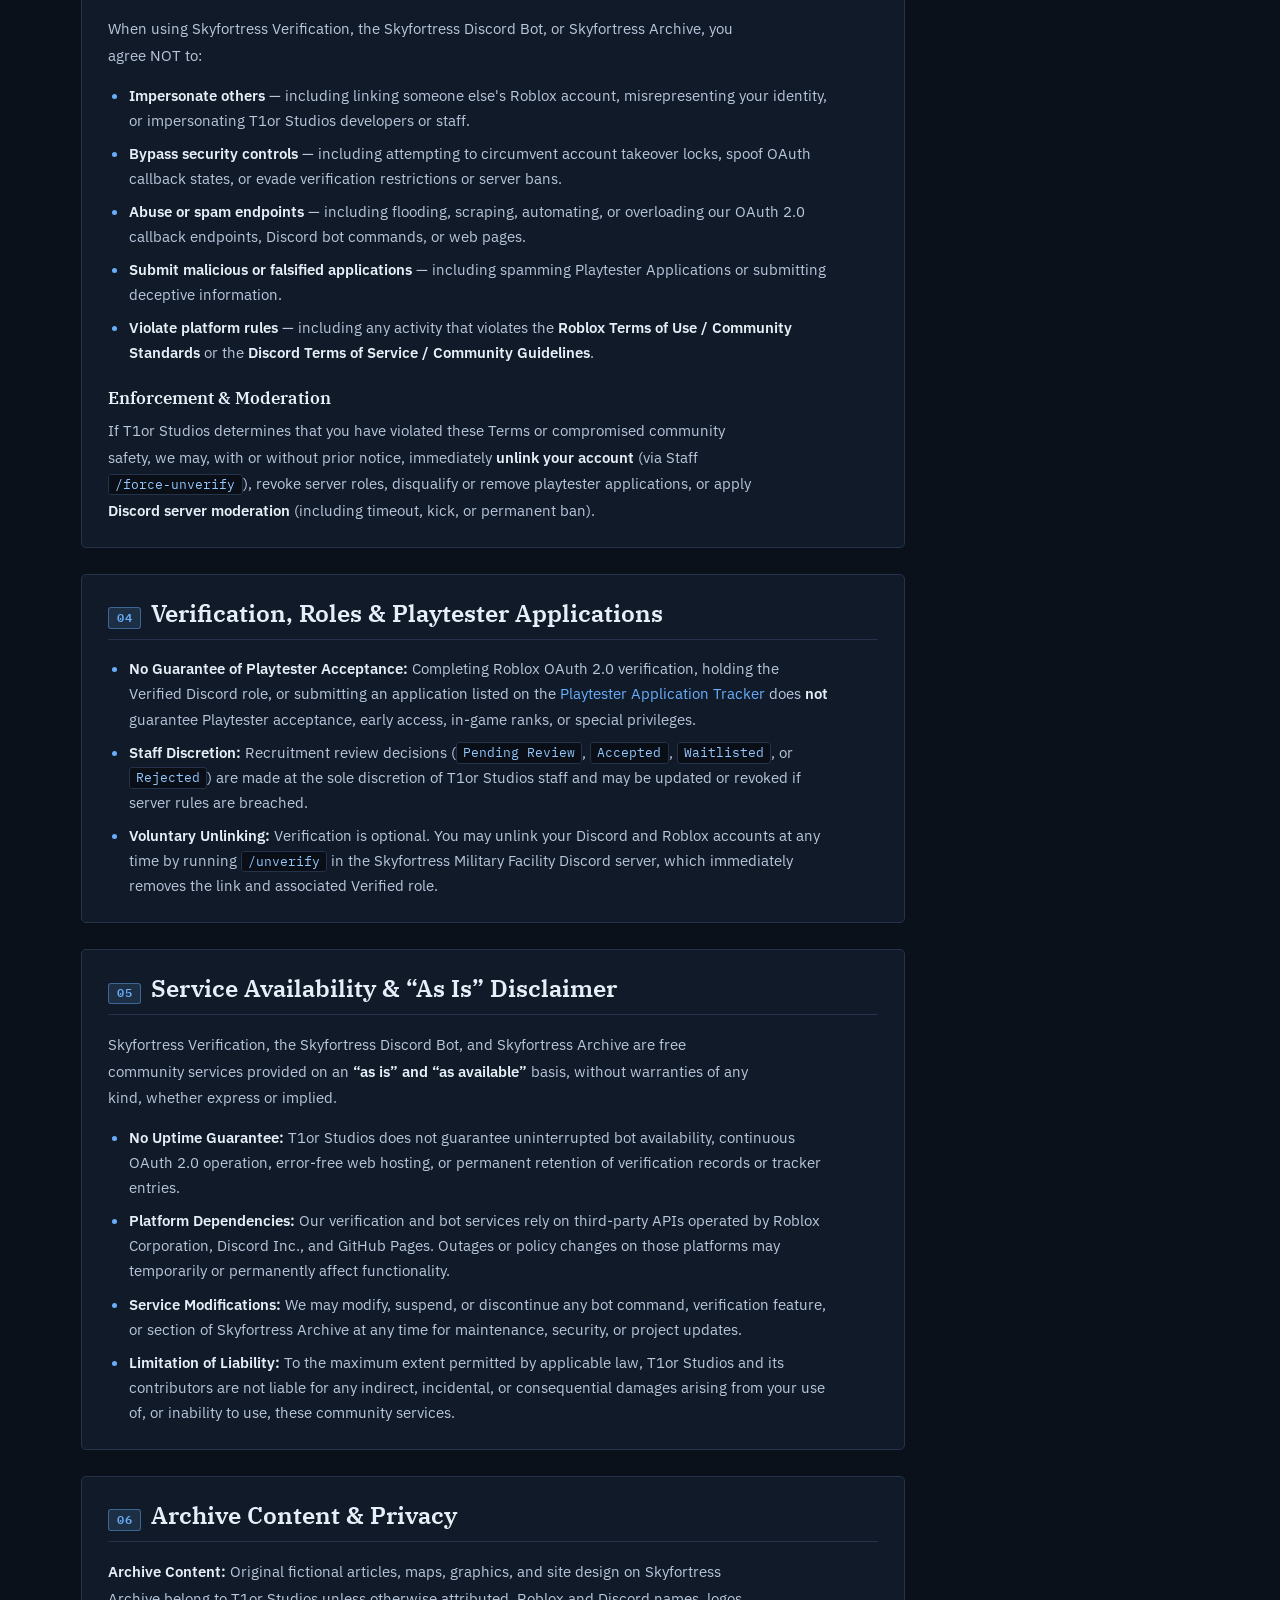
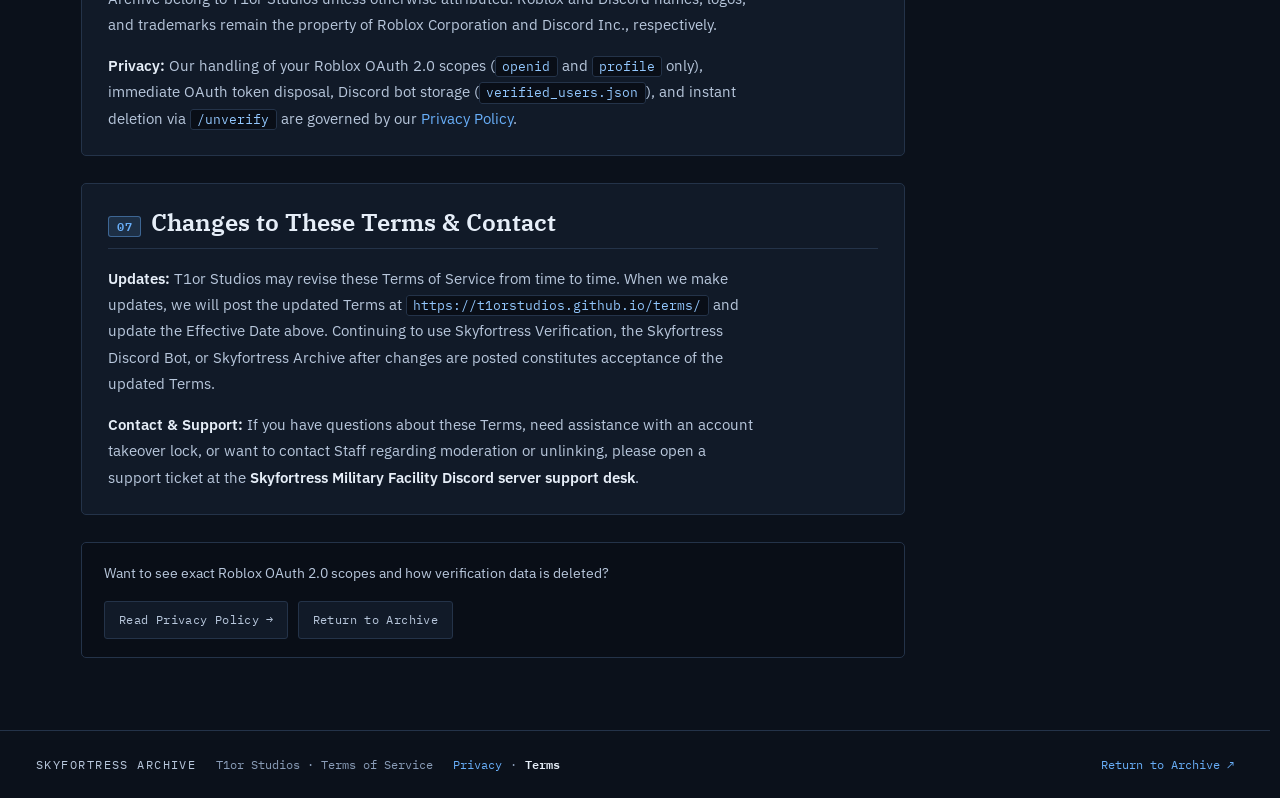
<file: terms/index.html>
<!doctype html>
<html lang="en">
<head>
  <meta charset="utf-8">
  <meta name="theme-color" content="#0b111b">
  <meta name="color-scheme" content="dark">
  <meta name="viewport" content="width=device-width, initial-scale=1">
  <meta name="description" content="Terms of Service for Skyfortress Verification (Roblox OAuth 2.0), Skyfortress Discord Bot, and Skyfortress Archive operated by T1or Studios.">
  <title>Terms of Service — Skyfortress Archive &amp; Verification</title>
  <link rel="icon" href="/favicon.svg?v=44ebdd2f0fcf" type="image/svg+xml">
  <link rel="apple-touch-icon" href="/favicon.svg?v=44ebdd2f0fcf">
  <link rel="preconnect" href="https://fonts.googleapis.com">
  <link rel="preconnect" href="https://fonts.gstatic.com" crossorigin>
  <link rel="stylesheet" href="https://fonts.googleapis.com/css2?family=IBM+Plex+Mono:wght@400;500;600&family=IBM+Plex+Sans:wght@400;500;600&family=IBM+Plex+Serif:wght@500;600&display=swap">
  <link rel="stylesheet" href="/style.css?v=c5a527345eb9">
  <link rel="stylesheet" href="/legal.css">
  <link rel="canonical" href="https://t1orstudios.github.io/terms/">
  <meta property="og:site_name" content="Skyfortress Archive">
  <meta property="og:type" content="website">
  <meta property="og:locale" content="en_US">
  <meta property="og:title" content="Terms of Service — Skyfortress Archive &amp; Verification">
  <meta property="og:description" content="Plain-English Terms of Service covering Skyfortress Verification (Roblox OAuth 2.0), Skyfortress Discord Bot, and Skyfortress Archive by T1or Studios.">
  <meta property="og:image" content="https://t1orstudios.github.io/skyfortress-4.jpg">
  <meta property="og:url" content="https://t1orstudios.github.io/terms/">
  <meta name="twitter:card" content="summary_large_image">
  <meta name="twitter:title" content="Terms of Service — Skyfortress Archive &amp; Verification">
  <meta name="twitter:description" content="Plain-English Terms of Service covering Skyfortress Verification (Roblox OAuth 2.0), Skyfortress Discord Bot, and Skyfortress Archive by T1or Studios.">
  <meta name="twitter:image" content="https://t1orstudios.github.io/skyfortress-4.jpg">
</head>
<body class="legal-page">
  <a href="#main" class="skip-link">Skip to content</a>
  <div class="fiction-banner" id="fiction-banner">Everything on this site is fictional.</div>
  <div class="site-header-sentinel" aria-hidden="true"></div>
  <div class="site-header-wrap">
    <header class="site-header legal-site-header">
      <a class="brand" href="/">
        <span class="mark">S<span>4</span></span>
        <span>SKYFORTRESS <b>ARCHIVE</b><small>REGIONAL ENCYCLOPEDIA</small></span>
      </a>
      <nav class="header-actions legal-nav" aria-label="Primary">
        <a class="header-action legal-nav-link" href="/">Archive</a>
        <a class="header-action legal-nav-link" href="/tracker/">Playtest tracker</a>
        <a class="header-action legal-nav-link" href="/privacy/">Privacy</a>
        <a class="header-action legal-nav-link" href="/terms/" aria-current="page">Terms</a>
      </nav>
    </header>
  </div>

  <main id="main" class="legal-shell" tabindex="-1">
    <div class="legal-hero">
      <div>
        <p class="legal-ref">REF: SF4-LEGAL-02 // SERVICE TERMS &amp; ACCEPTABLE USE</p>
        <h1 class="legal-title">Terms of Service</h1>
        <p class="legal-subtitle">
          Plain-English rules governing your use of <strong>Skyfortress Verification</strong>
          (Roblox OAuth 2.0), the <strong>Skyfortress Discord Bot</strong>, and
          <strong>Skyfortress Archive</strong> (<a href="/"><code>https://t1orstudios.github.io/</code></a>).
        </p>
      </div>

      <dl class="legal-meta-card" aria-label="Document metadata">
        <div class="legal-meta-row">
          <dt>Effective Date</dt>
          <dd>November 23, 2026</dd>
        </div>
        <div class="legal-meta-row">
          <dt>Operator</dt>
          <dd>T1or Studios</dd>
        </div>
        <div class="legal-meta-row">
          <dt>Minimum Age</dt>
          <dd>13+ (Discord/Roblox)</dd>
        </div>
        <div class="legal-meta-row">
          <dt>Service Basis</dt>
          <dd>Community · As-Is</dd>
        </div>
      </dl>
    </div>

    <ul class="legal-highlights" role="list" aria-label="Terms highlights">
      <li class="legal-highlight-card legal-highlight-card--anataria">
        <span class="legal-highlight-label">Independent Studio</span>
        <span class="legal-highlight-value">Not Affiliated</span>
        <span class="legal-highlight-note">Operated by T1or Studios; not affiliated with Roblox Corporation or Discord Inc. All wiki lore is fictional.</span>
      </li>
      <li class="legal-highlight-card">
        <span class="legal-highlight-label">Account Ownership</span>
        <span class="legal-highlight-value">Your Account Only</span>
        <span class="legal-highlight-note">Link only Roblox accounts you legitimately own. Impersonation or abuse leads to unlinking or moderation.</span>
      </li>
      <li class="legal-highlight-card legal-highlight-card--elonia">
        <span class="legal-highlight-label">No Guarantees</span>
        <span class="legal-highlight-value">Provided “As Is”</span>
        <span class="legal-highlight-note">Verification and playtester applications do not guarantee Playtester acceptance or uninterrupted bot uptime.</span>
      </li>
    </ul>

    <div class="legal-grid">
      <article class="legal-doc">
        <div class="legal-callout legal-callout--notice">
          <p class="legal-callout-kicker">Independent Studio &amp; Fictional Lore Disclaimer</p>
          <p>
            Skyfortress Military Facility, Skyfortress Verification, the Skyfortress Discord Bot, and Skyfortress
            Archive are operated independently by <strong>T1or Studios</strong>. We are
            <strong>not affiliated with, endorsed by, sponsored by, or officially connected to Roblox Corporation
            or Discord Inc.</strong>
          </p>
          <p>
            All nations, military units, facilities, maps, timelines, and classified dossiers on Skyfortress Archive
            are <strong>entirely fictional</strong> worldbuilding created for the Skyfortress Military Facility
            project. These Terms of Service, however, are real rules that apply to your use of our services.
          </p>
        </div>

        <section class="legal-section" id="acceptance">
          <h2><span class="section-num">01</span> Acceptance of These Terms</h2>
          <p>
            By authorizing an account through <strong>Skyfortress Verification</strong> (Roblox OAuth 2.0), using
            commands or roles managed by the <strong>Skyfortress Discord Bot</strong>, submitting a Playtester
            Application, or browsing <strong>Skyfortress Archive</strong> (<code>https://t1orstudios.github.io/</code>),
            you agree to follow these Terms of Service and our <a href="/privacy/">Privacy Policy</a>.
          </p>
          <p>
            If you do not agree with these Terms, do not complete Roblox OAuth verification, do not use the
            Skyfortress Discord Bot, and run <code>/unverify</code> if you have previously linked an account.
          </p>
        </section>

        <section class="legal-section" id="eligibility">
          <h2><span class="section-num">02</span> Eligibility &amp; Account Ownership</h2>
          <ul class="legal-list">
            <li>
              <strong>Minimum Age:</strong> You must be at least <strong>13 years old</strong> (or the higher
              minimum age required in your jurisdiction) and eligible to hold accounts in good standing under both
              the Roblox Terms of Use and Discord Terms of Service.
            </li>
            <li>
              <strong>Legitimate Account Ownership:</strong> You may <strong>only</strong> link a Roblox account
              that you legitimately own and control to your own Discord account. Linking accounts belonging to
              other people, shared accounts without authorization, or compromised accounts is strictly prohibited.
            </li>
            <li>
              <strong>Account Takeover Lock:</strong> Once a Roblox account is verified to a Discord user, an
              automatic takeover lock prevents another Discord account from claiming that same Roblox identity
              unless the original user runs <code>/unverify</code> or T1or Studios Staff resolves a verified
              ownership ticket via <code>/force-unverify</code>.
            </li>
          </ul>
        </section>

        <section class="legal-section" id="acceptable-use">
          <h2><span class="section-num">03</span> Acceptable Use &amp; Prohibited Conduct</h2>
          <p>When using Skyfortress Verification, the Skyfortress Discord Bot, or Skyfortress Archive, you agree NOT to:</p>
          <ul class="legal-list">
            <li><strong>Impersonate others</strong> — including linking someone else's Roblox account, misrepresenting your identity, or impersonating T1or Studios developers or staff.</li>
            <li><strong>Bypass security controls</strong> — including attempting to circumvent account takeover locks, spoof OAuth callback states, or evade verification restrictions or server bans.</li>
            <li><strong>Abuse or spam endpoints</strong> — including flooding, scraping, automating, or overloading our OAuth 2.0 callback endpoints, Discord bot commands, or web pages.</li>
            <li><strong>Submit malicious or falsified applications</strong> — including spamming Playtester Applications or submitting deceptive information.</li>
            <li><strong>Violate platform rules</strong> — including any activity that violates the <strong>Roblox Terms of Use / Community Standards</strong> or the <strong>Discord Terms of Service / Community Guidelines</strong>.</li>
          </ul>

          <h3>Enforcement &amp; Moderation</h3>
          <p>
            If T1or Studios determines that you have violated these Terms or compromised community safety, we may,
            with or without prior notice, immediately <strong>unlink your account</strong> (via Staff
            <code>/force-unverify</code>), revoke server roles, disqualify or remove playtester applications, or
            apply <strong>Discord server moderation</strong> (including timeout, kick, or permanent ban).
          </p>
        </section>

        <section class="legal-section" id="roles-playtest">
          <h2><span class="section-num">04</span> Verification, Roles &amp; Playtester Applications</h2>
          <ul class="legal-list">
            <li>
              <strong>No Guarantee of Playtester Acceptance:</strong> Completing Roblox OAuth 2.0 verification,
              holding the Verified Discord role, or submitting an application listed on the
              <a href="/tracker/">Playtester Application Tracker</a> does <strong>not</strong> guarantee Playtester
              acceptance, early access, in-game ranks, or special privileges.
            </li>
            <li>
              <strong>Staff Discretion:</strong> Recruitment review decisions (<code>Pending Review</code>,
              <code>Accepted</code>, <code>Waitlisted</code>, or <code>Rejected</code>) are made at the sole
              discretion of T1or Studios staff and may be updated or revoked if server rules are breached.
            </li>
            <li>
              <strong>Voluntary Unlinking:</strong> Verification is optional. You may unlink your Discord and
              Roblox accounts at any time by running <code>/unverify</code> in the Skyfortress Military Facility
              Discord server, which immediately removes the link and associated Verified role.
            </li>
          </ul>
        </section>

        <section class="legal-section" id="as-is">
          <h2><span class="section-num">05</span> Service Availability &amp; “As Is” Disclaimer</h2>
          <p>
            Skyfortress Verification, the Skyfortress Discord Bot, and Skyfortress Archive are free community
            services provided on an <strong>“as is” and “as available”</strong> basis, without warranties of any
            kind, whether express or implied.
          </p>
          <ul class="legal-list">
            <li>
              <strong>No Uptime Guarantee:</strong> T1or Studios does not guarantee uninterrupted bot availability,
              continuous OAuth 2.0 operation, error-free web hosting, or permanent retention of verification
              records or tracker entries.
            </li>
            <li>
              <strong>Platform Dependencies:</strong> Our verification and bot services rely on third-party APIs
              operated by Roblox Corporation, Discord Inc., and GitHub Pages. Outages or policy changes on those
              platforms may temporarily or permanently affect functionality.
            </li>
            <li>
              <strong>Service Modifications:</strong> We may modify, suspend, or discontinue any bot command,
              verification feature, or section of Skyfortress Archive at any time for maintenance, security, or
              project updates.
            </li>
            <li>
              <strong>Limitation of Liability:</strong> To the maximum extent permitted by applicable law,
              T1or Studios and its contributors are not liable for any indirect, incidental, or consequential
              damages arising from your use of, or inability to use, these community services.
            </li>
          </ul>
        </section>

        <section class="legal-section" id="content-privacy">
          <h2><span class="section-num">06</span> Archive Content &amp; Privacy</h2>
          <p>
            <strong>Archive Content:</strong> Original fictional articles, maps, graphics, and site design on
            Skyfortress Archive belong to T1or Studios unless otherwise attributed. Roblox and Discord names,
            logos, and trademarks remain the property of Roblox Corporation and Discord Inc., respectively.
          </p>
          <p>
            <strong>Privacy:</strong> Our handling of your Roblox OAuth 2.0 scopes (<code>openid</code> and
            <code>profile</code> only), immediate OAuth token disposal, Discord bot storage
            (<code>verified_users.json</code>), and instant deletion via <code>/unverify</code> are governed by
            our <a href="/privacy/">Privacy Policy</a>.
          </p>
        </section>

        <section class="legal-section" id="changes-contact">
          <h2><span class="section-num">07</span> Changes to These Terms &amp; Contact</h2>
          <p>
            <strong>Updates:</strong> T1or Studios may revise these Terms of Service from time to time. When we
            make updates, we will post the updated Terms at <code>https://t1orstudios.github.io/terms/</code> and
            update the Effective Date above. Continuing to use Skyfortress Verification, the Skyfortress Discord
            Bot, or Skyfortress Archive after changes are posted constitutes acceptance of the updated Terms.
          </p>
          <p>
            <strong>Contact &amp; Support:</strong> If you have questions about these Terms, need assistance with
            an account takeover lock, or want to contact Staff regarding moderation or unlinking, please open a
            support ticket at the <strong>Skyfortress Military Facility Discord server support desk</strong>.
          </p>
        </section>

        <div class="legal-doc-switch">
          <p>Want to see exact Roblox OAuth 2.0 scopes and how verification data is deleted?</p>
          <div class="legal-doc-switch-actions">
            <a class="header-action" href="/privacy/">Read Privacy Policy →</a>
            <a class="header-action" href="/">Return to Archive</a>
          </div>
        </div>
      </article>

      <aside class="legal-aside" aria-label="Document navigation">
        <div class="legal-toc-panel">
          <p class="legal-toc-title">On this page</p>
          <nav class="legal-toc" aria-label="Terms of service sections">
            <a href="#acceptance">01. Acceptance of Terms</a>
            <a href="#eligibility">02. Eligibility &amp; Ownership</a>
            <a href="#acceptable-use">03. Acceptable Use</a>
            <a href="#roles-playtest">04. Roles &amp; Playtesting</a>
            <a href="#as-is">05. Availability &amp; “As Is”</a>
            <a href="#content-privacy">06. Content &amp; Privacy</a>
            <a href="#changes-contact">07. Changes &amp; Contact</a>
          </nav>
        </div>

        <div class="legal-aside-card">
          <p class="legal-toc-title">Related Pages</p>
          <p>Operated independently by T1or Studios for Skyfortress Military Facility.</p>
          <div class="legal-aside-links">
            <a href="/privacy/"><span>Privacy Policy</span><span aria-hidden="true">↗</span></a>
            <a href="/tracker/"><span>Playtester Tracker</span><span aria-hidden="true">↗</span></a>
            <a href="/"><span>Skyfortress Archive</span><span aria-hidden="true">↗</span></a>
          </div>
        </div>
      </aside>
    </div>
  </main>

  <footer>
    <span>SKYFORTRESS ARCHIVE</span>
    <span>T1or Studios · Terms of Service</span>
    <nav class="footer-legal" aria-label="Legal"><a href="/privacy/">Privacy</a> <span aria-hidden="true">·</span> <a href="/terms/" aria-current="page">Terms</a></nav>
    <a href="/">Return to Archive ↗</a>
  </footer>
</body>
</html>
</file>
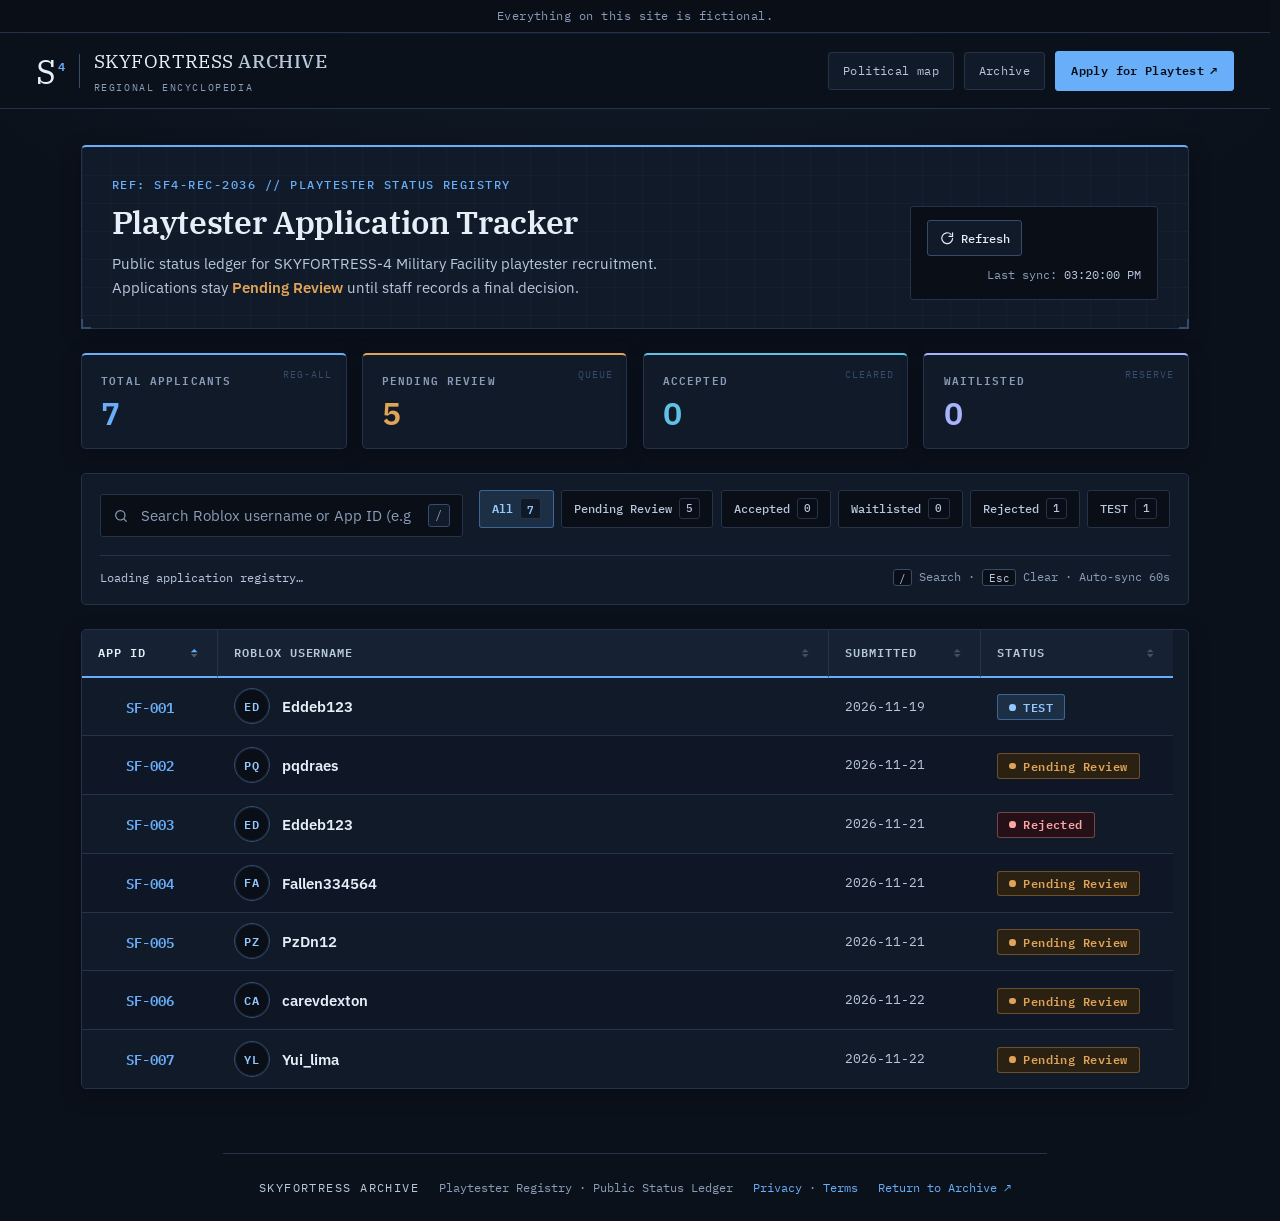
<file: tracker/index.html>
<!doctype html>
<html lang="en">
<head>
  <meta charset="utf-8">
  <meta name="theme-color" content="#0b111b">
  <meta name="color-scheme" content="dark">
  <meta name="viewport" content="width=device-width, initial-scale=1">
  <meta name="description" content="Public playtester application status registry for Skyfortress Military Facility (SKYFORTRESS-4). Check application status by Roblox username or Application ID.">
  <title>Playtester Application Tracker — Skyfortress Archive</title>
  <link rel="icon" href="/favicon.svg?v=44ebdd2f0fcf" type="image/svg+xml">
  <link rel="apple-touch-icon" href="/favicon.svg?v=44ebdd2f0fcf">
  <link rel="preconnect" href="https://fonts.googleapis.com">
  <link rel="preconnect" href="https://fonts.gstatic.com" crossorigin>
  <link rel="stylesheet" href="https://fonts.googleapis.com/css2?family=IBM+Plex+Mono:wght@400;500;600&family=IBM+Plex+Sans:wght@400;500;600&family=IBM+Plex+Serif:wght@500;600&display=swap">
  <link rel="stylesheet" href="/style.css?v=c5a527345eb9">
  <link rel="stylesheet" href="./tracker.css">
  <link rel="canonical" href="https://t1orstudios.github.io/tracker/">
  <meta property="og:site_name" content="Skyfortress Archive">
  <meta property="og:type" content="website">
  <meta property="og:locale" content="en_US">
  <meta property="og:title" content="Playtester Application Tracker — Skyfortress Archive">
  <meta property="og:description" content="Live public status registry for SKYFORTRESS-4 Military Facility playtester applications.">
  <meta property="og:image" content="https://t1orstudios.github.io/skyfortress-4.jpg">
  <meta property="og:url" content="https://t1orstudios.github.io/tracker/">
  <meta name="twitter:card" content="summary_large_image">
  <meta name="twitter:title" content="Playtester Application Tracker — Skyfortress Archive">
  <meta name="twitter:description" content="Live public status registry for SKYFORTRESS-4 Military Facility playtester applications.">
  <meta name="twitter:image" content="https://t1orstudios.github.io/skyfortress-4.jpg">
</head>
<body class="tracker-page">
  <a href="#main" class="skip-link">Skip to content</a>
  <div class="fiction-banner" id="fiction-banner">Everything on this site is fictional.</div>
  <div class="site-header-sentinel" aria-hidden="true"></div>
  <div class="site-header-wrap">
    <header class="site-header tracker-site-header">
      <a class="brand" href="/">
        <span class="mark">S<span>4</span></span>
        <span>SKYFORTRESS <b>ARCHIVE</b><small>REGIONAL ENCYCLOPEDIA</small></span>
      </a>
      <nav class="header-actions tracker-nav" aria-label="Primary">
        <a class="header-action tracker-nav-link" href="/harita-en.html">Political map</a>
        <a class="header-action tracker-nav-link" href="/">Archive</a>
        <a
          class="tracker-apply-btn"
          href="https://docs.google.com/forms/d/e/1FAIpQLScTXKMCnJEQ3-gg7bEEz-2xwqhw_BdcYDtstu8spu3iiGm84w/viewform"
          target="_blank"
          rel="noopener"
        >
          <span>Apply for Playtest</span>
          <span aria-hidden="true">↗</span>
          <span class="visually-hidden">(opens in a new tab)</span>
        </a>
      </nav>
    </header>
  </div>

  <main id="main" class="tracker-shell" tabindex="-1">
    <div class="tracker-hero">
      <div class="tracker-hero-copy">
        <p class="tracker-ref">REF: SF4-REC-2036 // PLAYTESTER STATUS REGISTRY</p>
        <h1 class="tracker-title">Playtester Application Tracker</h1>
        <p class="tracker-subtitle">
          Public status ledger for SKYFORTRESS-4 Military Facility playtester recruitment.
          Applications stay <strong>Pending Review</strong> until staff records a final decision.
        </p>
      </div>

      <div class="tracker-sync-panel">
        <div class="sync-row">
          <button type="button" id="refresh-btn" class="tracker-refresh-btn">
            <svg class="refresh-icon" viewBox="0 0 24 24" fill="none" stroke="currentColor" stroke-width="1.9" stroke-linecap="round" stroke-linejoin="round" aria-hidden="true">
              <path d="M21 12a9 9 0 1 1-2.64-6.36"/>
              <path d="M21 3v6h-6"/>
            </svg>
            <span>Refresh</span>
          </button>
        </div>
        <p class="sync-meta">
          <span>Last sync:</span>
          <time id="last-synced">—</time>
        </p>
      </div>
    </div>

    <div class="tracker-kpis">
      <h2 class="visually-hidden">Application counts</h2>
      <ul class="kpi-grid" role="list">
        <li class="kpi-card kpi-card--total">
          <span class="kpi-label">Total Applicants</span>
          <span id="kpi-total" class="kpi-value">—</span>
          <span class="kpi-code">REG-ALL</span>
        </li>
        <li class="kpi-card kpi-card--pending">
          <span class="kpi-label">Pending Review</span>
          <span id="kpi-pending" class="kpi-value">—</span>
          <span class="kpi-code">QUEUE</span>
        </li>
        <li class="kpi-card kpi-card--accepted">
          <span class="kpi-label">Accepted</span>
          <span id="kpi-accepted" class="kpi-value">—</span>
          <span class="kpi-code">CLEARED</span>
        </li>
        <li class="kpi-card kpi-card--waitlisted">
          <span class="kpi-label">Waitlisted</span>
          <span id="kpi-waitlisted" class="kpi-value">—</span>
          <span class="kpi-code">RESERVE</span>
        </li>
      </ul>
    </div>

    <div class="tracker-controls">
      <h2 class="visually-hidden">Search and filter registry</h2>
      <div class="controls-row">
        <div class="tracker-search-box" role="search">
          <label for="tracker-search" class="visually-hidden">Search by Roblox username or Application ID</label>
          <svg class="search-icon" viewBox="0 0 24 24" fill="none" stroke="currentColor" stroke-width="1.8" stroke-linecap="round" stroke-linejoin="round" aria-hidden="true">
            <circle cx="11" cy="11" r="7"/>
            <path d="m20 20-3.5-3.5"/>
          </svg>
          <input
            id="tracker-search"
            type="search"
            placeholder="Search Roblox username or App ID (e.g. SF-004)…"
            autocomplete="off"
            spellcheck="false"
          >
          <button type="button" id="search-clear" class="search-clear" aria-label="Clear search" hidden>
            <svg viewBox="0 0 16 16" fill="none" stroke="currentColor" stroke-width="1.8" stroke-linecap="round" aria-hidden="true">
              <path d="M4 4l8 8M12 4l-8 8"/>
            </svg>
          </button>
          <kbd class="search-kbd" aria-hidden="true">/</kbd>
        </div>

        <div class="filter-bar" role="group" aria-label="Filter by status">
          <button type="button" class="filter-pill" data-filter="All" aria-pressed="true">
            <span>All</span>
            <span class="filter-count" id="count-all">0</span>
          </button>
          <button type="button" class="filter-pill filter-pill--pending" data-filter="Pending Review" aria-pressed="false">
            <span>Pending Review</span>
            <span class="filter-count" id="count-pending">0</span>
          </button>
          <button type="button" class="filter-pill filter-pill--accepted" data-filter="Accepted" aria-pressed="false">
            <span>Accepted</span>
            <span class="filter-count" id="count-accepted">0</span>
          </button>
          <button type="button" class="filter-pill filter-pill--waitlisted" data-filter="Waitlisted" aria-pressed="false">
            <span>Waitlisted</span>
            <span class="filter-count" id="count-waitlisted">0</span>
          </button>
          <button type="button" class="filter-pill filter-pill--rejected" data-filter="Rejected" aria-pressed="false">
            <span>Rejected</span>
            <span class="filter-count" id="count-rejected">0</span>
          </button>
        </div>
      </div>

      <div class="status-strip">
        <p id="results-status" class="results-status" role="status" aria-live="polite" aria-atomic="true">
          Loading application registry…
        </p>
        <p class="shortcut-hint" aria-hidden="true">
          <kbd>/</kbd> Search · <kbd>Esc</kbd> Clear · Auto-sync 60s
        </p>
      </div>
    </div>

    <div class="tracker-table-panel">
      <h2 class="visually-hidden">Application status list</h2>
      <div
        tabindex="0"
        role="region"
        aria-labelledby="tracker-table-caption"
        class="table-wrapper"
      >
        <table id="tracker-table" class="tracker-table">
          <caption id="tracker-table-caption" class="visually-hidden">
            Public Skyfortress-4 Playtester Application Status Registry
          </caption>
          <thead>
            <tr>
              <th scope="col" data-key="appId" data-type="text" aria-sort="ascending">
                <button type="button" class="sort-btn" commandfor="tracker-table" command="--sort">
                  <span>App ID</span>
                  <svg class="sort-icon" viewBox="0 0 16 16" aria-hidden="true">
                    <path class="sort-up" d="M8 3.25 11.75 7H4.25L8 3.25Z"/>
                    <path class="sort-down" d="M8 12.75 4.25 9h7.5L8 12.75Z"/>
                  </svg>
                </button>
              </th>
              <th scope="col" data-key="robloxUsername" data-type="text">
                <button type="button" class="sort-btn" commandfor="tracker-table" command="--sort">
                  <span>Roblox Username</span>
                  <svg class="sort-icon" viewBox="0 0 16 16" aria-hidden="true">
                    <path class="sort-up" d="M8 3.25 11.75 7H4.25L8 3.25Z"/>
                    <path class="sort-down" d="M8 12.75 4.25 9h7.5L8 12.75Z"/>
                  </svg>
                </button>
              </th>
              <th scope="col" data-key="submittedAt" data-type="number">
                <button type="button" class="sort-btn" commandfor="tracker-table" command="--sort">
                  <span>Submitted</span>
                  <svg class="sort-icon" viewBox="0 0 16 16" aria-hidden="true">
                    <path class="sort-up" d="M8 3.25 11.75 7H4.25L8 3.25Z"/>
                    <path class="sort-down" d="M8 12.75 4.25 9h7.5L8 12.75Z"/>
                  </svg>
                </button>
              </th>
              <th scope="col" data-key="status" data-type="text">
                <button type="button" class="sort-btn" commandfor="tracker-table" command="--sort">
                  <span>Status</span>
                  <svg class="sort-icon" viewBox="0 0 16 16" aria-hidden="true">
                    <path class="sort-up" d="M8 3.25 11.75 7H4.25L8 3.25Z"/>
                    <path class="sort-down" d="M8 12.75 4.25 9h7.5L8 12.75Z"/>
                  </svg>
                </button>
              </th>
            </tr>
          </thead>
          <tbody id="tracker-tbody"></tbody>
        </table>
      </div>

      <div id="tracker-empty" class="tracker-empty" hidden>
        <svg class="empty-icon" viewBox="0 0 24 24" fill="none" stroke="currentColor" stroke-width="1.6" stroke-linecap="round" stroke-linejoin="round" aria-hidden="true">
          <circle cx="11" cy="11" r="7"/>
          <path d="m20 20-3.5-3.5"/>
          <path d="M8.5 11h5"/>
        </svg>
        <h3 class="empty-title">No matching applications</h3>
        <p id="empty-message" class="empty-message">
          No registry records match your current search or status filter.
        </p>
        <button type="button" id="reset-filters-btn" class="reset-btn">Reset filters</button>
      </div>
    </div>
  </main>

  <footer>
    <span>SKYFORTRESS ARCHIVE</span>
    <span>Playtester Registry · Public Status Ledger</span>
    <nav class="footer-legal" aria-label="Legal"><a href="/privacy/">Privacy</a> <span aria-hidden="true">·</span> <a href="/terms/">Terms</a></nav>
    <a href="/">Return to Archive ↗</a>
  </footer>

  <script src="./tracker.js" defer></script>
</body>
</html>
</file>
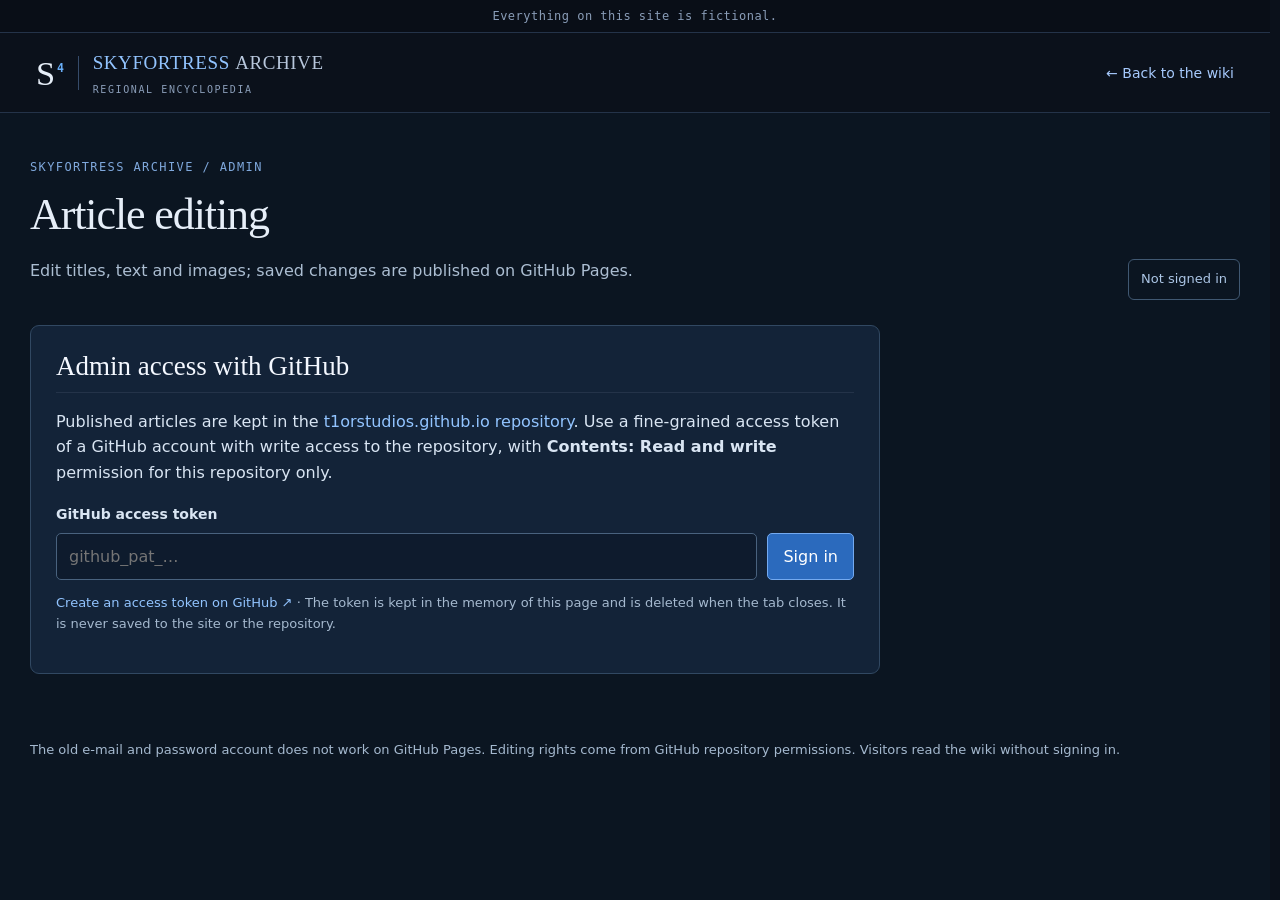
<file: edit.html>
<!doctype html><html lang="en"><head><meta charset="utf-8"><meta name="viewport" content="width=device-width,initial-scale=1"><meta name="theme-color" content="#0e1622"><meta name="color-scheme" content="dark"><title>Admin panel — Skyfortress Archive</title><link rel="icon" href="/favicon.svg?v=44ebdd2f0fcf"><link rel="stylesheet" href="/style.css?v=c5a527345eb9"><link rel="stylesheet" href="/editor.css?v=d0f1b303f602">  <meta property="og:type" content="website">
  <meta property="og:title" content="Skyfortress Archive — Admin Panel">
  <meta property="og:description" content="Skyfortress Archive article editing and admin panel.">
  <meta property="og:image" content="https://t1orstudios.github.io/skyfortress-4.jpg">
</head><body class="editor-page"><div class="fiction-banner">Everything on this site is fictional.</div><header class="editor-top"><a class="brand" href="/"><span class="mark">S<span>4</span></span><span>SKYFORTRESS <b>ARCHIVE</b><small>REGIONAL ENCYCLOPEDIA</small></span></a><a href="/">← Back to the wiki</a></header><main class="editor-shell"><div class="editor-heading"><div><p class="eyebrow">SKYFORTRESS ARCHIVE / ADMIN</p><h1>Article editing</h1><p>Edit titles, text and images; saved changes are published on GitHub Pages.</p></div><span id="account" class="account-label">Not signed in</span></div><section class="editor-login" id="login-panel"><h2>Admin access with GitHub</h2><p>Published articles are kept in the <a href="https://github.com/t1orstudios/t1orstudios.github.io" target="_blank" rel="noopener noreferrer">t1orstudios.github.io repository</a>. Use a fine-grained access token of a GitHub account with write access to the repository, with <strong>Contents: Read and write</strong> permission for this repository only.</p><form id="login-form"><label for="token">GitHub access token</label><div class="token-row"><input id="token" type="password" autocomplete="off" spellcheck="false" required placeholder="github_pat_…"><button type="submit">Sign in</button></div></form><p class="login-foot"><a href="https://github.com/settings/personal-access-tokens/new" target="_blank" rel="noopener noreferrer">Create an access token on GitHub ↗</a> · The token is kept in the memory of this page and is deleted when the tab closes. It is never saved to the site or the repository.</p></section><div id="status" role="status" aria-live="polite"></div><section class="editor-workspace" id="workspace" hidden><aside class="entry-list"><label for="article-search">Search articles</label><input type="search" id="article-search" placeholder="Title or article name"><button id="new-article" type="button" class="secondary">+ New article</button><div id="article-list" class="article-list" role="navigation" aria-label="Articles"></div></aside><div class="entry-form"><form id="article-form"><div class="form-top"><div><p class="eyebrow" id="current-slug"></p><h2 id="form-title">Select an article</h2></div><div class="top-actions"><button type="button" id="preview-button" class="secondary">Preview</button><button type="button" id="delete-button" class="danger">Delete article</button></div></div><div id="fields"><label for="field-title">Title</label><input id="field-title" required><label for="field-category">Category</label><input id="field-category" required list="categories"><datalist id="categories"><option value="Countries"><option value="Geography"><option value="Units"><option value="Vehicles"><option value="Events"><option value="Organizations"><option value="Facilities"><option value="Documents"><option value="Space program"><option value="Game systems"></datalist><label for="field-desc">Short description</label><textarea id="field-desc" rows="2"></textarea><label for="field-lead">Lead text</label><textarea id="field-lead" rows="7"></textarea><p class="field-hint">To link to another article, write <code>[[article-id]]</code>.</p><div class="group-title"><h3>Infobox</h3><button type="button" data-add="facts" class="secondary">+ Row</button></div><div id="fact-fields"></div><div class="group-title"><h3>Sections</h3><button type="button" data-add="sections" class="secondary">+ Section</button></div><div id="section-fields"></div><label for="field-related">Related articles</label><input id="field-related" placeholder="anatarya, elonya, skyfortress-4"><p class="field-hint">Separate article ids with commas.</p><label for="field-image">Image key</label><input id="field-image" placeholder="file:photo.png or flag-anatarya"><div class="photo-box"><label for="photo">Upload a photo or insignia</label><input id="photo" type="file" accept="image/png,image/jpeg,image/webp"><p class="field-hint">PNG, JPEG or WebP. At most 5 MB. The image is uploaded to the GitHub repository with the article.</p><img id="photo-preview" alt="Preview of the image to upload" hidden></div><label class="draft-check"><input id="field-draft" type="checkbox"> Mark as draft</label></div><div id="preview" hidden></div><div class="save-bar"><button id="save-button" type="submit">Publish changes</button><span>Saving adds a single commit to the GitHub repository.</span></div></form></div></section><p class="editor-note">The old e-mail and password account does not work on GitHub Pages. Editing rights come from GitHub repository permissions. Visitors read the wiki without signing in.</p></main><script id="embedded-en" type="application/json">{"anatarya":{"title":"Republic of Anataria","category":"Countries","desc":"A unitary republic east of the Kalyon Sea.","lead":"The Republic of Anataria is a unitary republic occupying a large peninsula and interior plateaus east of the [[kalyon-denizi]], with its capital at Arkent. Its western border adjoins Elonia, its southern coast borders the Kalyon Sea, and its northern frontier extends into the Avren mainland.","facts":[["Official name","Republic of Anataria"],["Capital","Arkent"],["Official language","Anatarian"],["Government","Unitary parliamentary republic"],["Legislature","Assembly of the Republic"],["Geographic location","East of [[kalyon-denizi]]"],["Alliance","[[kuzey-kusagi]]"],["Space center","[[skyfortress-4]]"],["Avren Union","Not a full member; partnership relations"]],"sections":[["Geography and climate","Anatarya’s western coastline is broken up by bays, mountainous headlands and port cities. The temperate coastal climate gives way inland to a drier plateau climate with pronounced seasonal differences. Mountain ranges channel transport between coastal settlements and the interior through specific passes.\n\n[[sarpburun]] is a headland relatively distant from densely settled coastal areas. Access to the open sea and the possibility of establishing a broad security zone helped determine its selection for [[skyfortress-4]]. The status of the waters surrounding [[kalyon-adalari]] is a separate source of dispute with neighboring [[elonya]].\n\nThe country’s territory west of [[istara-bogazi]] is attached to the mainland of [[avrupa]]. It shares a land border with [[elonya]] there. [[istara]] is a city spanning both shores of the crossing, while the capital, Arkent, lies inland."],["History","The republic was established during a period of constitutional transformation following the collapse of the former dynasty’s rule. Early governments prioritized bringing regional administrations together under a common legal and taxation system. The choice of Arkent as capital symbolized the transfer of the political center from coastal cities dependent on port trade to the interior.\n\nThe subsequent period of industrialization saw the expansion of railways, machinery manufacturing and technical education institutions. Defense production initially relied on foreign procurement, but successive embargoes accelerated domestic electronics and aviation programs. Membership in [[kuzey-kusagi]] provided external security assurances during this process without ending the country’s policy of building an independent defense infrastructure."],["State structure and politics","Anatarya is governed through a multiparty parliamentary system. Legislative power belongs to the Assembly of the Republic, and executive power to a government dependent on parliamentary confidence. The presidency is a constitutional office representing the continuity of the state. Provinces are administered through officials appointed by the central government and elected local bodies.\n\nThe principal domestic political debates concern economic disparities between the interior and coastal cities, the share of the budget devoted to defense spending, and civilian oversight of security institutions. Although the space program enjoys broad support, the military missions and undisclosed budget of [[skyfortress-4]] draw criticism from the opposition."],["Economy and infrastructure","The economy rests on industry, agriculture, logistics and services. Grain production and heavy industry predominate in the inland basins, while ship maintenance, exports and tourism are prominent in coastal cities. Electronics, optical systems and aviation components are among the areas of strategic investment.\n\nThe country’s extensive land network provides sustained production and supply capacity. However, coastal trade’s dependence on routes through [[kalyon-denizi]] makes disruptions to maritime transport an economic risk. During the war, commercial insurance costs rose, while coastal investment and civilian transport slowed."],["Society and culture","Anatarian is the common language of education and public administration. Coastal, plateau and mountain regions differ markedly in architecture, cuisine and local dialects. Large industrial cities are characterized by mixed populations shaped by internal migration.\n\nEngineering and public education occupy an important place in the republic’s account of modernization. The civilian face of the space program consists of weather forecasting, communications, disaster observation and university research. For this reason, [[skyfortress-4]] is regarded as a public symbol of technical progress as well as a site of military importance."],["Defense and the space program","Anatarya’s approach to defense combines its extensive territorial depth, domestic production and air defense network. Regional technological superiority does not mean permanent superiority in forces at every point along the coast. Naval forces concentrated by [[elonya]] in a narrow area can exert local pressure, particularly around [[sarpburun]].\n\n[[gozcu-3]] is the existing surveillance and data relay system. The new [[kartal-7]] will be launched on [[simsek-iii]] to increase military reconnaissance capacity. Both systems are associated with the space program; KARTAL-7 is not an orbital bombardment weapon as alleged in the documents."],["Foreign relations","Anatarya’s membership in [[kuzey-kusagi]] provides access to collective defense and intelligence sharing. Membership in the same alliance as [[elonya]] has not eliminated the maritime disputes between the two countries. The parties interpret activities around the islands respectively as an exercise of sovereign rights and a security threat.\n\nWhen [[sarpburun-dosyasi]] was published, Anataria declared the documents to be forgeries and called for a joint investigation. The alliance’s preference for an investigation and a call for a ceasefire rather than military intervention weakened confidence in its security commitments within the country."],["SKYFORTRESS-4 Crisis","The [[sarpburun-dosyasi]], prepared by [[elonya-istihbarati]], created the impression that Anataria was preparing a first strike around [[kalyon-adalari]]. Elonia’s government presented the dossier as evidence of an imminent threat, decided to go to war and dispatched the [[aigaion]] group to the region.\n\nAnatarya’s request for collective defense failed to secure the necessary political consensus within [[kuzey-kusagi]]. While the alliance refrained from launching a military operation, the country began defending [[skyfortress-4]] with its own forces."],["Principal units","[[hancer]], [[kuzey-isaret]] and [[sarp-muhafiz]] form different elements of the defense around SKYFORTRESS-4. Principal platforms include [[k16-alaz]], [[kalkan-hss]] and [[ut7-ilgaz]]."],["Kipraya policy","[[anatarya]] is the only state to recognize the independence of [[kuzey-kipraya]]. It pursues security and economic cooperation with the north. Developments around [[kipraya-tampon-hatti]] are among the principal areas of disagreement in relations with [[elonya]]."]],"related":["elonya","kuzey-kusagi","sarpburun-dosyasi","skyfortress-4","kriz","avren-birligi","kipraya","kuzey-isaret","doruk-ikmal","demir-iz","coast-guard-command","sarpburun-air-base"],"imageKey":"flag-anatarya"},"elonya":{"title":"Republic of Elonia","category":"Countries","desc":"A maritime republic west of the Kalyon Sea.","lead":"The Republic of Elonia is a unitary maritime nation situated west of the [[kalyon-denizi]] along the southwestern fringe of the Avren mainland, with its capital at Lerya.","facts":[["Official name","Republic of Elonia"],["Capital","Lerya"],["Official language","Elonian"],["Government","Unitary parliamentary republic"],["Legislature","National Assembly"],["Geographic location","West of [[kalyon-denizi]]"],["Alliance","[[kuzey-kusagi]]"],["Intelligence agency","[[elonya-istihbarati]]"],["Avren Union","Full member"]],"sections":[["Geography and climate","Elonya’s settlement pattern is shaped by narrow coastal plains, mountainous inland areas and islands. Most major cities developed around natural harbors. The coastal climate, with its dry summers, gives way to cooler and wetter conditions at higher elevations. The fragmented distribution of arable land has increased the economic importance of maritime trade.\n\nThe island chains around [[kalyon-adalari]] intertwine the country’s sea routes with its security concerns. Elonia’s administration in the western parts of the archipelago borders the sovereignty disputes in the central belt.\n\nThe Elonia peninsula joins the mainland of [[avrupa]] to the north. In the northeast, it shares a land border with Anataria’s Avren side; this border lies west of [[istara]] and [[istara-bogazi]]."],["History","The Republic of Elonia arose from the union of coastal cities and island administrations around a common assembly. The central challenge of the early republic was reconciling the islands’ commercial autonomy with the central government’s taxation and defense needs. Lerya’s maritime circles played an influential role in the new state’s financial and diplomatic structure.\n\nThe growth of the merchant fleet connected the country to foreign markets, while naval service and port administration became strong professional traditions. Following accession to [[kuzey-kusagi]], the air and naval forces were adapted to shared standards. Nevertheless, crises with [[anatarya]] over military activities around the islands could not be permanently resolved."],["State structure and politics","Elonya is governed through a unicameral parliamentary system. The government is accountable to the National Assembly; the presidency is a separate constitutional office. Island municipalities undertake extensive responsibilities in transport, tourism and local infrastructure, while foreign policy and defense remain under the authority of the central government.\n\nPolitics is marked by tension between those advocating continuity in trade and groups prioritizing maritime security. The debate over [[kartal-7]] increased the influence of security-oriented policies. The [[sarpburun-dosyasi]] was presented not only to international audiences but also to the assembly and the public, whose support for the decision to go to war was expected."],["Economy","Maritime transport, port operations, tourism, ship repair and financial services are the economy’s principal sectors. Coastal crops, viticulture and island production are prominent in agriculture. The industrial base is less extensive than that of [[anatarya]]; certain defense systems and energy inputs depend on foreign supply.\n\nAlthough this structure may make a short naval operation appear politically attractive, it makes a prolonged war costly. Disrupted trade routes, declining tourism revenue and rising insurance costs increase the war’s pressure on the civilian economy."],["Society and culture","Although Elonian is the official language, different dialects and local traditions remain alive among the island settlements. Seafaring, migration and port trade have a strong presence in literature, public ceremonies and family occupations. Lerya is the principal destination for island residents seeking education and employment.\n\nThe state’s maritime security rhetoric does not mean that all of society shares a single view. Before the war, universities, commercial organizations and opposition groups called for an independent examination of [[sarpburun-dosyasi]]. Official publications, however, portrayed the dossier as evidence of an imminent attack."],["Defense and intelligence","Elonya’s defense planning focuses on keeping sea lanes open and rapidly concentrating forces around the islands. [[aigaion]] is the principal expression of this approach in the [[sarpburun]] area. Local naval superiority does not mean that the country is superior on every front or capable of sustaining a long land war.\n\n[[elonya-istihbarati]] is responsible for foreign intelligence and strategic assessments. The forged documents it prepared under [[cam-perde]] portrayed the [[kartal-7]] program as preparation for an imminent attack rather than a reconnaissance activity."],["Foreign relations and justification for war","Within [[kuzey-kusagi]], Elonia presents itself as a member protecting the alliance’s sea lanes. It also framed its objection to [[anatarya]]’s space program as a matter of collective security rather than national rivalry.\n\nThe [[sarpburun-dosyasi]] alleges that an Anatarian first strike against the islands is imminent. Based on this claim, Elonia’s government declared war, calling the operation against SKYFORTRESS-4 “preventive defense.” This expression is Elonia’s official justification; it does not mean that the alliance approved the operation."],["SKYFORTRESS-4 Crisis","The apparent cause of the war is the allegation of an attack contained in the dossier. The military objective is to disable [[skyfortress-4]]’s capacity before [[kartal-7]] enters service. The new satellite would reduce the secrecy of Elonia’s naval movements and island deployments.\n\nThe uncertainty caused by the forged documents deadlocked the collective defense decision within [[kuzey-kusagi]], and the alliance did not participate militarily in the war. The documents’ true origin was not publicly verified when the crisis began. The war therefore became a diplomatic struggle over the credibility of intelligence claims alongside the military conflict."],["Principal units","[[aigaion]], [[mizrak]] and [[nereus-komando]] represent naval, air and special mission elements. [[m12-aster]], [[p8-pelagos]], [[triton-botu]], and the group’s frigates and support ships undertake different roles. Elonian aircraft also fly from the Ostanian supercarrier [[usos-meridian]]."],["Kipraya policy","[[elonya]] regards the government of [[kipraya]] as the legitimate representative of the entire island. It does not recognize the north’s separate independence and advocates resolving the island’s status through negotiations. Anataria’s security role in the north creates tension between the two countries."]],"related":["anatarya","elonya-istihbarati","sarpburun-dosyasi","kuzey-kusagi","aigaion","kriz","avren-birligi","kipraya","ucaksavar","pelagos-devriye","iris-indirme","lerya-deniz-ussu","usos-meridian"],"imageKey":"flag-elonya"},"skyfortress-4":{"title":"SKYFORTRESS-4","category":"Facilities","desc":"Satellite control, launch preparation and the center of the conflict.","lead":"SKYFORTRESS-4 is a satellite control and launch complex operated by [[anatarya]]. The planned launch of the [[kartal-7]] military reconnaissance satellite from the site aboard [[simsek-iii]] places the facility at the center of [[elonya]]’s attack.","facts":[["Facility type","Satellite control and launch complex"],["Country","[[anatarya]]"],["Associated region","[[sarpburun]]"],["Existing satellite","[[gozcu-3]]"],["Launch payload","[[kartal-7]]"],["Launch vehicle","[[simsek-iii]]"]],"sections":[["Role","The complex’s two principal functions are conducting satellite operations and preparing the new launch. [[gozcu-3]] is the surveillance and data relay satellite already in orbit, while [[kartal-7]] is the new system still awaiting launch."],["Why is it being targeted?","For [[elonya]], the facility is more than a collection of buildings: it is the point at which new reconnaissance capacity will become operational. The attack aims to prevent the military visibility that [[kartal-7]] would provide. The [[sarpburun-dosyasi]] portrayed the facility as the center of an imminent first strike, and the government of [[elonya]] presented this allegation as its justification for war. The dossier’s actual source is [[elonya-istihbarati]], and the attack plan attributed to the facility is fabricated."],["Civilian life and workers","Engineers, satellite operators, scientists, maintenance teams and logistics workers serve at the complex. Civilian personnel operate communications systems, repair faults, maintain the flow of supplies and carry out launch preparations. During the crisis, this work continues in coordination with evacuation and emergency teams."],["Facility layout","The complex consists of a satellite control center, launch site, technical maintenance areas and logistics sections. Civilian work areas and military security zones are subject to separate access arrangements."],["Facility layout","The facility is divided into four quarters and a central island by two main roads, one east–west and one north–south, each with two lanes in each direction and a median. Streets are lined with sidewalks, curbs and lamps.\n\nNorth-west, launch: the rocket pad, antenna field, Stage Assembly Hall, two maintenance workshops, a communications tower and a weather mast. North-east, staff and civilians: dormitories and a mess hall around a courtyard, Administration, the Fire Station, the Medical Center, a helipad, the Security and Visitor Center, staff parking, a bus stop and a memorial square. South-west, [[sarp-muhafiz]]: the headquarters with its six-bay garage, SART HQ for the Sarp Armored Response Team, a barracks, parade ground, firing range and parking. South-east, logistics and infrastructure: three warehouses, a truck yard, a fuel farm, the power center, water treatment, a water tower and the service tunnel entrance.\n\nIn the middle, just north of the junction, stands Mission Control with its front toward the main gate, flanked by two parking lots marked NO HEAVY VEHICLES."],["Mission Control interior","Besides the Launch Ops hall, Mission Control has 20 furnished areas on two floors. The ground floor holds reception, security screening, the staff corridor, satellite operations, pad control, cyber security, communications, a briefing room, a meeting room, the commander’s office and an infirmary. The shelter floor below holds backup control, a server room, secure communications, a data archive, an NBC shelter, a maintenance workshop, an air filtration room, a generator hall, an emergency stairway and an escape tunnel. Direction signs mark the corridors. Red emergency lights on the shelter floor always stay on; the other lights go out in a power sabotage."],["In the game","In the Skyfortress Military Facility game this is the central map location, shown as SKYFORTRESS-4 on every sign, screen and team selection. Its shelters are the [[sarp-south-shelter]] and the shelter floor of Mission Control, and the shift cycle is described under [[shift-system]]."]],"related":["anatarya","sarpburun","gozcu-3","kartal-7","simsek-iii","kriz","sarpburun-dosyasi","kuzey-kusagi","sarpburun-radar-istasyonu","sarp-south-shelter","shift-system","sarpburun-air-base","rockcove-station","day-night-cycle"]},"sarpburun":{"title":"Sarpburun Peninsula","category":"Geography","desc":"A strategic coastal peninsula connected to mainland Anataria in the east.","lead":"Sarpburun Peninsula is a coastal projection extending westward from the mainland of [[anatarya]] into [[kalyon-denizi]]. It is continuously connected to the main peninsula by the isthmus in the east; it is not an island. The [[skyfortress-4]] satellite control and launch complex stands on the peninsula.","facts":[["Type","Peninsula"],["Country","[[anatarya]]"],["Land connection","Broad isthmus in the east"],["Strategic facility","[[skyfortress-4]]"],["Sea","[[kalyon-denizi]]"],["Nearest Elonian mainland coast","Approximately 180 km across open sea"]],"sections":[["Geography","The peninsula has rugged terrain extending from the coast toward the open sea. The road between the facility and the country’s interior crosses the broad eastern isthmus. Sheltered bays, rocky headlands and coastal ridges shape the peninsula’s western portion.\n\nApproximately 180 km of open sea separate SKYFORTRESS-4 from the nearest Elonian mainland shore. That coast cannot be seen with the naked eye from the peninsula; closer encounters take place around the Kalyon islets and naval vessels."],["Role in the crisis","It is at the center of [[kriz]] because of [[skyfortress-4]] and the [[kartal-7]] program. While [[aigaion]] exerts pressure from the sea, [[sarp-muhafiz]] protects land access and the facility’s perimeter."]],"related":["anatarya","skyfortress-4","sarp-muhafiz","aigaion","kriz","demir-iz","sarp-south-shelter","karadere-village","sarpburun-air-base"]},"kalyon-denizi":{"title":"Kalyon Sea","category":"Geography","desc":"The setting for the maritime tensions between the two countries.","lead":"The Kalyon Sea stretches between [[elonya]] to the west and [[anatarya]] to the east. [[kalyon-adalari]] lie in the southern part of the sea. The region is a center of maritime trade and sovereignty disputes between the two countries.","facts":[["Type","Sea"],["Associated geography","[[kalyon-adalari]]"],["Associated countries","[[anatarya]] · [[elonya]]"]],"sections":[["Strategic context","The visibility of naval movements and island bases is central to the objections to the [[kartal-7]] program. The deployment of [[aigaion]] represents the military dimension of these tensions."],["Boundaries","It is bordered by the coasts of [[elonya]] to the west and [[anatarya]] to the east. The passage opening into the Inland Sea to the north and the sea routes around [[kipraya]] to the south form the region’s transport connections. Sovereignty disputes around [[kalyon-adalari]] also affect maritime jurisdictions."]],"related":["kalyon-adalari","sarpburun","aigaion"]},"kalyon-adalari":{"title":"Kalyon Islands","category":"Geography","desc":"The island group associated with the Kalyon Sea.","lead":"The Kalyon Islands are an island group associated with [[kalyon-denizi]]. Monitoring island bases and military deployments is one of the principal issues in the crisis between [[anatarya]] and [[elonya]].","facts":[["Type","Island group"],["Associated sea","[[kalyon-denizi]]"],["Individual island names","Not yet determined"]],"sections":[["Connection to the crisis","The reconnaissance capability of the [[kartal-7]] satellite covers military activities on the islands as well as naval movements. Some parts of the archipelago are administered by [[anatarya]] and others by [[elonya]]; sovereignty over the islands in the central belt is disputed between the two states."]],"related":["kalyon-denizi","kartal-7","elonya"]},"gozcu-3":{"title":"GOZCU-3","category":"Space program","desc":"A surveillance and data relay satellite operating in orbit.","lead":"GOZCU-3 is the surveillance and data relay satellite in [[anatarya]]’s space program that is already in orbit. It is associated with the existing satellite operations of the [[skyfortress-4]] complex.","facts":[["Type","Surveillance and data relay satellite"],["Status","In orbit"],["Country","[[anatarya]]"],["Associated facility","[[skyfortress-4]]"]],"sections":[["Role","GOZCU-3 represents the existing surveillance and data relay capacity. It is not the same system as [[kartal-7]], which has yet to be launched."],["Place in the space program","During the crisis around [[skyfortress-4]], existing satellite operations continue alongside preparations for the new launch."]],"related":["kartal-7","skyfortress-4","anatarya"],"imageKey":"file:gozcu-3.jpg"},"kartal-7":{"title":"KARTAL-7","category":"Space program","desc":"A new military reconnaissance satellite awaiting launch.","lead":"KARTAL-7 is a new military reconnaissance satellite that [[anatarya]] plans to launch from the [[skyfortress-4]] complex aboard [[simsek-iii]]. The launch preparations are the fundamental cause of the conflict with [[elonya]].","facts":[["Type","Military reconnaissance satellite"],["Status","Prelaunch"],["Launch site","[[skyfortress-4]]"],["Carrier","[[simsek-iii]]"]],"sections":[["Strategic importance","The satellite is described as a new reconnaissance capability that could reveal Elonia’s naval movements, island bases and military deployments. The introduction of this capability affects the balance between the two countries."],["Launch and crisis","[[elonya]] is attempting to prevent the launch before this capability emerges. The dispatch of the [[aigaion]] group toward [[sarpburun]] is part of the military pressure that initiated the conflict around [[skyfortress-4]]."],["Relationship with GOZCU-3","[[gozcu-3]] is already in orbit; KARTAL-7 is the new launch payload."]],"related":["gozcu-3","simsek-iii","skyfortress-4","kriz"]},"simsek-iii":{"title":"SIMSEK-III","category":"Space program","desc":"The launch vehicle intended to carry KARTAL-7.","lead":"SIMSEK-III is the launch vehicle intended to carry the [[kartal-7]] military reconnaissance satellite into space from the [[skyfortress-4]] complex.","facts":[["Type","Launch vehicle"],["Payload","[[kartal-7]]"],["Launch site","[[skyfortress-4]]"]],"sections":[["Role in the program","It is tasked with delivering the new reconnaissance satellite of [[anatarya]]’s space program into orbit."]],"related":["kartal-7","skyfortress-4","anatarya"]},"aigaion":{"title":"AIGAION Battle Group","category":"Units","desc":"The combined naval force dispatched by Elonia to Sarpburun.","lead":"The AIGAION Battle Group is the naval group dispatched by [[elonya]] toward [[sarpburun]]. The frigates AIGAION and THALASSA, [[nereus-cikarma]] and [[kallisto-ikmal]] are its principal components. During [[kriz]], they jointly perform maritime surveillance, escort, force transport and logistics duties.","facts":[["Country","[[elonya]]"],["Type","Naval battle group"],["Frigates","AIGAION · THALASSA"],["Amphibious ship","[[nereus-cikarma]]"],["Supply ship","[[kallisto-ikmal]]"],["Naval special unit","[[nereus-komando]]"],["Carrier support","[[usos-meridian]] (Ostanian)"]],"sections":[["Ships","AIGAION and THALASSA are [[aigaion-firkateyni]] platforms. [[nereus-cikarma]] carries personnel and vehicles; [[kallisto-ikmal]] provides logistical support at sea. The ship name NEREUS should not be confused with the unit name [[nereus-komando]]."],["Air and coastal support","[[p8-pelagos]] maritime patrol aircraft provide information support. [[mizrak]] and its [[m12-aster]] aircraft constitute a separate air unit, participating in joint mission planning when required. [[triton-botu]] is one of the naval commando group’s short-range transport craft."],["Role in the crisis","The group was sent to the region to exert pressure on [[skyfortress-4]] before the launch of [[kartal-7]]. Superiority at sea does not mean that Sarpburun is an island; the facility has uninterrupted access to the mainland in the east."],["Emblem","A trident and wave lines symbolize maritime duties. The navy and light blue emblem is presented as a transparent PNG without a textile texture."],["Carrier support","The group does not include an aircraft carrier of its own. During [[kriz]] the Ostanian supercarrier [[usos-meridian]] sailed with it, carrying the M-12N fighters of [[mizrak]] and Ostanian early warning aircraft. AIGAION and THALASSA screen the carrier, and [[kallisto-ikmal]] shares the group’s replenishment duties."]],"related":["elonya","sarpburun","skyfortress-4","aigaion-firkateyni","nereus-cikarma","kallisto-ikmal","nereus-komando","mizrak","lerya-deniz-ussu","usos-meridian"],"imageKey":"patch-aigaion","draft":false},"hancer":{"title":"132nd Dagger Tactical Squadron","category":"Units","desc":"An Anatarian air squadron founded in 1978; the legacy of DAGGER 06 and Black November.","lead":"The 132nd Dagger Tactical Squadron is an [[anatarya]] air unit established in 1978 to provide air defense for the Sarpburun region. It uses the call sign “Dagger.” Regarded as one of the symbols of Anatarian air superiority, the squadron is known both for its role in the defense of [[skyfortress-4]] and for DAGGER 06, which disappeared on 17 November 1994, and the commemorative plaque at its headquarters.","facts":[["Country","[[anatarya]]"],["Established","1978"],["Unit type","Tactical air squadron"],["Call sign","Dagger"],["Historic aircraft","[[k4-boran]]"],["Modernization","[[k16-alaz]] from 2019"],["Missing aircraft","DAGGER 06 — 17 November 1994"],["Commemorative words","The watch of those who never returned does not end."],["Historic loss","DAGGER 06 ([[kara-kasim]])"],["Base","[[sarpburun-air-base]]"],["Aircraft in the game","[[k16-alaz]] · [[k21-kaan]]"]],"sections":[["Establishment and early years (1978)","The squadron was established in 1978 to provide air defense around [[sarpburun]]. It initially operated [[k4-boran]] aircraft. Protecting the coastal region formed the basis of the unit’s historic mission identity."],["Black November Incident (17 November 1994)","On 17 November 1994, an Anatarian [[k4-boran]] aircraft using the call sign DAGGER 06 disappeared. The aircraft vanished from radar 11 seconds after its last radio message. Its wreckage was never reached; the fate of its pilot and weapons systems officer was not disclosed.\n\nKnown in the unit’s history as “Black November,” the incident is recorded in Classified File 94-117. The cause of the loss has not been established."],["Commemorative plaque at headquarters","A plaque on the wall of the old squadron headquarters commemorates DAGGER 06 and its crew, who never returned. The plaque reads:\n\n132ND TACTICAL SQUADRON COMMAND\nDAGGER 06\n17 NOVEMBER 1994\nThe watch of those who never returned does not end."],["Modernization and aircraft (2019)","Modernization with [[k16-alaz]] began in 2019. Some K-4 aircraft remained in use for training and limited duties. [[k4-boran]] defines the squadron’s historic inventory, while [[k16-alaz]] defines its modernization era."],["The 2036 signal and File 94-117","A signal detected in 2036 shared the same frequency characteristics as DAGGER 06’s final transmission in 1994. A comparison of the two recordings was requested under File 94-117.\n\nThis similarity does not mean that the missing aircraft has been found or that its crew is alive. The source of the signal and its connection to Black November remain unresolved issues in the investigation."],["Defense of SKYFORTRESS-4 and LAST DAWN","Dagger serves in the defense of [[skyfortress-4]] and is identified as the unit authorized for LAST DAWN. It is one of the principal units in Anataria’s air defense during [[kriz]].\n\nThe unit is commanded by the national military authorities; membership in [[kuzey-kusagi]] does not automatically place the squadron under pact command."],["Unit insignia","A silver dagger and spread wings symbolize the squadron’s name and its air mission. The emblem bears the squadron’s number, 132."],["Sarpburun Air Base and aircraft in the game","The squadron is based at [[sarpburun-air-base]], with its headquarters, four hardened shelters and a mountain hangar. Its aircraft are called from the shelters: the [[k16-alaz]] from HAS 1 to 3 and the [[k21-kaan]] from HAS 4. Dagger members have eight ranks, with Wing Commander at the top, and the KAAN is open only to that rank."]],"related":["anatarya","sarpburun","skyfortress-4","kriz","k4-boran","k16-alaz","kara-kasim","dosya-94-117","sarpburun-radar-istasyonu","sarpburun-air-base","vehicle-bays","divisions-and-ranks"],"imageKey":"patch-hancer","draft":false},"ucaksavar":{"title":"28th Zephyr Mobile Air Defense Battalion","category":"Units","desc":"An Elonian mobile coastal and island air defense battalion.","lead":"The 28th Zephyr Mobile Air Defense Battalion belongs to the [[elonya]] Air Force mobile air defense and surveillance network over Lerya Bay and the western [[kalyon-adalari]]. During [[kriz]] it deployed mobile batteries protecting the coastal return route of the [[aigaion]] task group; it did not directly take part in operations over [[skyfortress-4]].","facts":[["Country","[[elonya]]"],["Unit type","Mobile air defense battalion"],["Station","Lerya Bay (forward-deployable)"],["Call sign","Zephyr"],["Operational area","[[kalyon-adalari]]"]],"sections":[["Formation and role","The battalion was formed by reorganizing harbor and forward air defense units around Lerya Bay under a unified mobile command. Road-mobile missile launchers, mobile radar vehicles and island observation posts form distinct elements capable of rapid redeployment. It remains under [[elonya]] national command; [[kuzey-kusagi]] membership alone does not confer authority for a joint operation."],["Kalyon Sea crisis","When the [[sarpburun-dosyasi]] forged by [[elonya-istihbarati]] became the grounds for war, the battalion deployed mobile batteries on alert to defend the harbors and the return corridor of the [[aigaion]] group. It shared radar tracks with the [[mizrak]] detachment. Unidentified returns over the eastern islands were not treated as hostile until civilian traffic and military contact were investigated."],["Supply and limits","Narrow harbor roads constrain ammunition and fuel delivery to mobile batteries operating on the mountainous island sites. Maritime supply is coordinated with [[kallisto-ikmal]]. Its mobile deployments do not cover the [[sarpburun]] coast; it has no organic relationship to Anatarian units around [[skyfortress-4]]."],["Unit insignia","Radar arcs and two upward arrows represent its mobile air defense mission; the number 28 identifies the battalion."]],"related":["elonya","kalyon-adalari","mizrak","aigaion","kriz","elonya-istihbarati","lerya-deniz-ussu"],"imageKey":"patch-ucaksavar","draft":false},"kriz":{"title":"SKYFORTRESS-4 Crisis","category":"Events","desc":"The conflict surrounding the KARTAL-7 launch.","lead":"The SKYFORTRESS-4 Crisis is a political and security crisis that became an armed conflict when the government of [[elonya]] decided to go to war against [[anatarya]]. The [[sarpburun-dosyasi]] was presented as the official justification for war; the operation’s principal objective was to prevent the launch of the [[kartal-7]] reconnaissance satellite from the [[skyfortress-4]] complex. [[kuzey-kusagi]] did not participate militarily in the war because of disagreements surrounding the forged documents.","facts":[["Defending side","[[anatarya]]"],["Attacking side","[[elonya]]"],["Focal point","[[skyfortress-4]]"],["Outcome","Not yet determined"]],"sections":[["Background","Developed by [[anatarya]], [[kartal-7]] will increase reconnaissance capacity concerning [[elonya]]’s naval movements and island deployments. While [[gozcu-3]] continues operating in orbit, preparations for the new satellite are underway at [[skyfortress-4]]."],["Forged documents and justification for war","[[elonya-istihbarati]] prepared the collection of documents known as [[sarpburun-dosyasi]] under [[cam-perde]]. The dossier alleges that Anataria planned a first strike. Elonia’s government presented this allegation as its justification for war; Anataria declared the documents to be forgeries."],["The alliance’s position","[[kuzey-kusagi]], of which both countries are members, could not reach consensus on the dossier’s credibility or application of the collective defense clause. No decision on joint military intervention was reached; the alliance limited itself to diplomatic contacts and an investigation. This decision does not constitute approval of Elonia’s operation."],["Military escalation","The [[aigaion]] group was dispatched toward [[sarpburun]]. While Anataria protects the facility and launch program with its own forces, Elonia aims to disable the facility before the new reconnaissance capability emerges."],["Current situation","As armed conflict continues around [[skyfortress-4]], preparations for the launch of [[kartal-7]] remain underway. The investigation into the origins of the [[sarpburun-dosyasi]] documents is the principal subject of diplomatic talks. Consensus on joint intervention has not been achieved within [[kuzey-kusagi]]."]],"related":["anatarya","elonya","sarpburun-dosyasi","kuzey-kusagi","cam-perde","skyfortress-4"]},"kuzey-kusagi":{"title":"Northern Belt Defense Pact","category":"Organizations","desc":"An alliance for the collective defense and security of its member states.","lead":"The Northern Belt Defense Pact (KKSP) is an alliance providing collective defense and military coordination among [[anatarya]], [[elonya]], [[veloria]], [[dalmerya]], [[vardena]] and [[rovenya]]. The pact’s military remit is separate from the institutions of [[avren-birligi]]. [[kipraya]] and [[kuzey-kipraya]] are not pact members. War between two member states during [[kriz]] has deadlocked the collective defense decision-making process.","facts":[["Abbreviation","KKSP"],["Type","Collective defense alliance"],["Members","[[anatarya]] · [[elonya]] · [[veloria]] · [[dalmerya]] · [[vardena]] · [[rovenya]]"],["Decision-making body","Pact Council"],["Decision-making method","Consensus"],["Kipraya","Not a member"],["Position in the crisis","No joint military intervention"]],"sections":[["Foundation and purpose","The pact was founded around the security needs that the states of the northern trade belt could not meet individually. It developed joint exercises, communications standards and joint planning mechanisms. Membership does not mean the abolition of national armies or the automatic transformation of every conflict into a collective war."],["Decision-making structure","The Pact Council consists of representatives of the member states. A decision to undertake military operations in the alliance’s name requires consensus. The collective defense clause opens discussion of a request for assistance from a member under attack; the nature of the incident and the response are decided separately.\n\nIn a war between two members, priority is given to urgent consultations and examination of the dispute. This rule does not legitimize an attack by one member on another; it defines the process for deciding on which side and under what authority the alliance can act."],["The Sarpburun Dossier and the decision-making deadlock","Through [[sarpburun-dosyasi]], [[elonya]] alleged that Anataria was preparing a first strike. [[anatarya]] rejected the dossier, arguing that it was the party under attack and that the collective defense clause should apply.\n\nSome members refused to make a military decision before an independent examination of the documents was completed, while others supported Anataria’s request. Elonia also withheld approval for a joint operation against itself. The forged documents thus influenced not only public opinion but also deadlocked the alliance’s decision-making process."],["The decision not to intervene","The Council did not assign a joint military force, limiting itself to a call for a ceasefire, examination of the documents and diplomatic contacts. This position does not mean that Elonia’s justification for war was verified or that the pact signed a neutrality treaty.\n\nFor Anataria, the result was the failure of the expected collective defense assistance to arrive. The alliance’s institutional decision not to enter the war and the political positions of individual members are separate matters."],["Positions of the member states","[[veloria]] opposed an operation before the source investigation was complete, while [[dalmerya]] focused on mediation for civilian shipping. [[vardena]] advocated preventing the conflict from spreading to land borders, while [[rovenya]] argued that Anataria’s defense request should not be rejected in advance. [[elonya]] would not accept the use of joint forces against its own operation. These divisions, together with the uncertainty surrounding [[sarpburun-dosyasi]], prevented consensus."],["Flag and symbol","The six-pointed white star on a navy field symbolizes the six members sharing the collective defense obligation. The open hexagon at the center represents the council in which members have equal representation."]],"related":["anatarya","elonya","sarpburun-dosyasi","kriz","veloria","dalmerya","vardena","rovenya","kipraya","avren-birligi"],"imageKey":"flag-kuzey-kusagi"},"elonya-istihbarati":{"title":"Elonia National Intelligence Directorate","category":"Organizations","desc":"Elonya’s foreign intelligence and strategic assessment agency.","lead":"The Elonia National Intelligence Directorate (EUID) is the intelligence agency that supplies foreign security assessments to the government of [[elonya]]. The [[sarpburun-dosyasi]] it prepared under [[cam-perde]] was decisive in constructing the political justification for war with [[anatarya]].","facts":[["Abbreviation","EUID"],["Country","[[elonya]]"],["Principal role","Foreign intelligence and strategic assessment"],["Associated activity","[[cam-perde]]"],["Associated dossier","[[sarpburun-dosyasi]]"]],"sections":[["Role and position","The directorate assesses military and political developments in foreign states and reports to the government and authorized security councils. Sea lanes, island deployments and [[anatarya]]’s defense programs are priority areas of its work. The agency’s assessments and the government’s decision to go to war are separate areas of responsibility."],["Glass Curtain activity","Following the assessment that the [[kartal-7]] program would make Elonia’s military movements visible, a covert political influence activity known as [[cam-perde]] was conducted within the agency. The dossier it prepared combined existing regional disputes with a fictitious first-strike plan.\n\nThe activity aimed to secure public support for war and prevent [[kuzey-kusagi]] members from rapidly reaching a joint decision in Anataria’s favor. It is not assumed that all employees of the agency knew about the activity."],["Position during the crisis","The directorate forwarded the dossier to the government as the basis for a national security assessment presented to the public. While [[anatarya]] rejected the documents, Elonia’s authorities invoked source confidentiality. The inability to examine the dossier independently deepened political divisions within the alliance."]],"related":["elonya","cam-perde","sarpburun-dosyasi","kuzey-kusagi"],"imageKey":"logo-elonya-istihbarati"},"sarpburun-dosyasi":{"title":"Sarpburun Dossier","category":"Documents","desc":"The collection of forged documents presented by Elonia as its justification for war.","lead":"The Sarpburun Dossier is the collective name for forged documents prepared by [[elonya-istihbarati]] under [[cam-perde]] and presented as if they belonged to the government of [[anatarya]]. The dossier alleged that Anataria was planning a first strike around [[kalyon-adalari]] and was used by the government of [[elonya]] as its justification for declaring war.","facts":[["Type","Forged intelligence dossier"],["Prepared by","[[elonya-istihbarati]]"],["Activity","[[cam-perde]]"],["Targeted state","[[anatarya]]"],["Political outcome","Justification for war and deadlock in alliance decisions"]],"sections":[["Allegations","The dossier alleges that preparations for an attack centered on [[skyfortress-4]] are underway, that the launch of [[kartal-7]] is the final stage of those preparations, and that a military operation against the island regions is imminent. The existence of an actual reconnaissance program was used to lend credibility to the fictitious allegation of an attack.\n\nKARTAL-7’s actual role is military reconnaissance. The attack plan attributed to the satellite and facility in the dossier should be distinguished from the program’s real function."],["Publication and the decision for war","Elonya’s government presented selected portions of the dossier to the public and shared broader contents with representatives of [[kuzey-kusagi]]. The announcement was followed by the decision for war and the dispatch of the [[aigaion]] group toward [[sarpburun]]. Anataria stated that the published texts did not belong to its chain of command."],["True origin and public uncertainty","The dossier was produced during [[cam-perde]], an activity within [[elonya-istihbarati]]. However, the origin of the documents has not been verified before the international public during the crisis. Those with access to investigation records and those following only official statements have different information.\n\nSome [[kuzey-kusagi]] members did not wish to act before the investigation was concluded. The alliance’s decision to wait does not mean that it accepted the dossier as true."],["Political effects","The dossier framed Elonia’s attack as a response to an imminent threat and made Anataria’s request for assistance contentious. [[kriz]] is therefore both a defense of a facility and a struggle over the legitimacy of the war’s justification. When and how the documents will be publicly disproved remains beyond the current timeline."]],"related":["cam-perde","elonya-istihbarati","kuzey-kusagi","kriz","kartal-7"],"imageKey":"file:sarpburun-dosyasi-v2.jpg"},"cam-perde":{"title":"Glass Curtain","category":"Events","desc":"The covert political influence activity based on preparing the Sarpburun Dossier.","lead":"Glass Curtain is the code name of the covert activity conducted by [[elonya-istihbarati]] to construct a justification for war against [[anatarya]]. Its principal product was [[sarpburun-dosyasi]], and it aimed to create political uncertainty that would prevent joint military intervention within [[kuzey-kusagi]].","facts":[["Conducted by","[[elonya-istihbarati]]"],["Country","[[elonya]]"],["Principal product","[[sarpburun-dosyasi]]"],["Objective","Justifying war and delaying an alliance decision"]],"sections":[["Background","The [[kartal-7]] program was viewed as a development that would reduce the secrecy of Elonia’s naval movements and island bases. Since a direct attack on [[skyfortress-4]] was expected to provoke a reaction within the alliance, a political justification was prepared before the military operation."],["Purpose and outcome","By foregrounding the allegation that Anataria would initiate an attack, the activity portrayed Elonia’s operation as a preventive response. The debate arising from [[sarpburun-dosyasi]] prevented a collective defense decision and bought Elonia diplomatic time at the start of the operation.\n\nGlass Curtain is not a plan that guarantees military victory. Its success relates only to the political environment at the start of the war; the outcome of the defense of [[skyfortress-4]] and the satellite launch is determined separately."]],"related":["elonya-istihbarati","sarpburun-dosyasi","kriz","kuzey-kusagi"],"imageKey":"file:cam-perde-v2.jpg"},"avrupa":{"title":"Avren mainland","category":"Geography","desc":"The northwestern mainland connected to Elonia and Anataria’s Avren side.","lead":"Avren is the northwestern mainland encompassing [[veloria]], [[dalmerya]], [[vardena]], [[rovenya]] and [[elonya]], as well as Anataria’s territory west of the strait. [[anatarya]] and [[elonya]] share a land border west of [[istara]].","facts":[["Type","Continent / mainland"],["Associated countries","[[elonya]] · [[anatarya]]"],["Critical passage","[[istara-bogazi]]"]],"sections":[["States and borders","[[veloria]] encompasses the northwestern coast, [[dalmerya]] the western peninsula, [[vardena]] the central transition belt and [[rovenya]] the northeastern coast. [[elonya]] is a peninsular state extending southward. Anataria’s Avren territory lies between Elonia and Rovenia."],["Political organizations","Most states in the region are members of both [[kuzey-kusagi]] and [[avren-birligi]]. Membership of the two organizations is not identical. Although [[kipraya]] is geographically an offshore island state, it is a member of the Avren Union."]],"related":["veloria","dalmerya","vardena","rovenya","elonya","anatarya","avren-birligi"],"imageKey":"file:avrupa.jpg","draft":false},"istara":{"title":"Istara","category":"Geography","desc":"The strait city connecting Anataria’s two shores.","lead":"Istara is a port and transit city within [[anatarya]] that developed around [[istara-bogazi]]. The settlement extends between the Avren side and the main peninsula. Linking the shores of two continents, the city is one of the region’s most important trade passages. Anataria’s capital is Arkent.","facts":[["Country","[[anatarya]]"],["Location","[[istara-bogazi]]"],["Avren connection","[[avrupa]]"],["Function","Port, trade and intercontinental transit"]],"sections":[["Geography","The city’s western side is on Avren. Its eastern side connects to Anataria’s large main peninsula. The land border with [[elonya]] lies farther west of the city; the strait itself is not the border between the two countries."],["Strategic importance","The strait crossing and port activities make the city an important link between northern and southern sea routes. [[skyfortress-4]] and [[sarpburun]], meanwhile, lie farther south in a separate coastal region."]],"related":["anatarya","avrupa","istara-bogazi","sarpburun"],"imageKey":"file:istara.jpg","draft":false},"istara-bogazi":{"title":"Istara Strait","category":"Geography","desc":"The narrow waterway connecting the Northern Sea and the Inland Sea.","lead":"The Istara Strait is a narrow maritime chokepoint connecting the exit of the [[kalyon-denizi]] to southern shipping routes along the Avren mainland.","facts":[["Type","Strait"],["Coastal state","[[anatarya]]"],["Principal city","[[istara]]"],["Waters connected","Northern Sea · Inland Sea"]],"sections":[["Maritime connections","Ships coming from the Northern Sea reach the Inland Sea through this strait. A second passage at the southwestern outlet of the Inland Sea provides a connection to [[kalyon-denizi]]."],["Distinction from the land border","Anatarya and [[elonya]] share a land border on the Avren side. This border lies west of Istara Strait; both shores around the strait belong to Anataria."]],"related":["istara","avrupa","anatarya","elonya","kalyon-denizi"],"imageKey":"file:istara-bogazi.jpg","draft":false},"veloria":{"title":"Federation of Velaria","category":"Countries","desc":"A regional state in northwestern Avren.","lead":"The Federation of Velaria is a state in northwestern Avren with its capital at Veler. It is a federation that developed along extensive northwestern coasts and inland industrial basins. Port cities, financial centers and advanced manufacturing regions form the backbone of its economy. It is a member of [[kuzey-kusagi]] and [[avren-birligi]].","facts":[["Capital","Veler"],["Government","Federal parliamentary republic"],["Continent","[[avrupa]]"],["Defense alliance","[[kuzey-kusagi]]"],["Political and economic union","[[avren-birligi]]"]],"sections":[["Geography","It is a federation that developed along extensive northwestern coasts and inland industrial basins. Port cities, financial centers and advanced manufacturing regions form the backbone of its economy."],["History and government","Veloria was founded through the union of regional kingdoms under a common federal assembly. Following two major continental trade crises, powers over interstate infrastructure and a common foreign policy were expanded."],["Economy and society","High-value-added manufacturing, finance, optics and aerospace industries are prominent. Strong state governments subject the central government’s foreign policy decisions to parliamentary oversight."],["SKYFORTRESS-4 Crisis","Veloria argued that joint military operations should not be approved before the source of the dossier was independently verified. This position does not mean it confirmed Elonia’s allegations; the government also demanded a halt to the attack. [[sarpburun-dosyasi]] and [[kriz]] are principal items on the country’s foreign policy agenda."],["Flag","A navy field, a vertical gold stripe and a white diamond. The flag is the shared state symbol of the federation or republic."]],"related":["avren-birligi","kuzey-kusagi","anatarya","elonya","kriz"],"imageKey":"flag-veloria","draft":false},"dalmerya":{"title":"Republic of Dalmeria","category":"Countries","desc":"A regional state on the western Avren coast.","lead":"The Republic of Dalmeria is a state on the western Avren coast with its capital at Dalmera. It occupies a long peninsula extending southward from western Avren. There are pronounced economic and cultural differences between its coastal cities and mountainous interior. It is a member of [[kuzey-kusagi]] and [[avren-birligi]].","facts":[["Capital","Dalmera"],["Government","Parliamentary republic"],["Continent","[[avrupa]]"],["Defense alliance","[[kuzey-kusagi]]"],["Political and economic union","[[avren-birligi]]"]],"sections":[["Geography","It occupies a long peninsula extending southward from western Avren. There are pronounced economic and cultural differences between its coastal cities and mountainous interior."],["History and government","The union of once-independent port republics formed Dalmeria’s political foundation. Following unification, both commercial law and regional municipal autonomy were preserved."],["Economy and society","Shipbuilding, marine insurance, port operations and machinery manufacturing occupy an important place in the economy. Dalmeria considers keeping commercial routes in Kalyon open a national interest."],["SKYFORTRESS-4 Crisis","Dalmerya pursued diplomatic contacts concerning maritime traffic and civilian evacuations; it did not unilaterally enter the war outside the alliance. It asked both sides to reduce restrictions on commercial vessels. [[sarpburun-dosyasi]] and [[kriz]] are principal items on the country’s foreign policy agenda."],["Flag","A white diagonal band on a dark green field. The flag is the shared state symbol of the federation or republic."]],"related":["avren-birligi","kuzey-kusagi","anatarya","elonya","kriz"],"imageKey":"flag-dalmerya","draft":false},"vardena":{"title":"Republic of Vardena","category":"Countries","desc":"A regional state in central Avren’s transition belt.","lead":"The Republic of Vardena is a state in central Avren’s transition belt with its capital at Vardis. It lies north of Elonia around mountain passes and river basins. Land routes between western and eastern Avren determine the country’s strategic value. It is a member of [[kuzey-kusagi]] and [[avren-birligi]].","facts":[["Capital","Vardis"],["Government","Parliamentary republic"],["Continent","[[avrupa]]"],["Defense alliance","[[kuzey-kusagi]]"],["Political and economic union","[[avren-birligi]]"]],"sections":[["Geography","It lies north of Elonia around mountain passes and river basins. Land routes between western and eastern Avren determine the country’s strategic value."],["History and government","Vardena was founded through the constitutional union of former border provinces. Throughout its history, control of transit routes and a policy of balancing neighboring states have been prominent."],["Economy and society","Rail transport, agricultural machinery, energy transmission and transit trade are the principal economic sectors. Defense policy rests on border security and mechanisms for consensus within the alliance."],["SKYFORTRESS-4 Crisis","Vardena is concerned that the war could spread to the Avren land border. It supported an investigative commission and a temporary ceasefire proposal, and did not accept Elonia’s allegations as an independent finding. [[sarpburun-dosyasi]] and [[kriz]] are principal items on the country’s foreign policy agenda."],["Flag","White and gold horizontal stripes on a purple field. The flag is the shared state symbol of the federation or republic."]],"related":["avren-birligi","kuzey-kusagi","anatarya","elonya","kriz"],"imageKey":"flag-vardena","draft":false},"rovenya":{"title":"Federation of Rovenia","category":"Countries","desc":"A regional state in northeastern Avren.","lead":"The Federation of Rovenia is a state in northeastern Avren with its capital at Roven. It is a broad federation opening onto the western and northern shores of the Northern Sea. Forested plateaus, river cities and northern ports form distinct economic regions. It is a member of [[kuzey-kusagi]] and [[avren-birligi]].","facts":[["Capital","Roven"],["Government","Federal republic"],["Continent","[[avrupa]]"],["Defense alliance","[[kuzey-kusagi]]"],["Political and economic union","[[avren-birligi]]"]],"sections":[["Geography","It is a broad federation opening onto the western and northern shores of the Northern Sea. Forested plateaus, river cities and northern ports form distinct economic regions."],["History and government","Rovenya’s federal structure emerged from lengthy negotiations between inland regions and coastal administrations. Collective defense and foreign trade are handled at the federal level, while education and local administration are managed regionally."],["Economy and society","Energy, heavy machinery, railways and port trade are important sources of revenue. Keeping the commercial connection from the Northern Sea to Istara Strait open is a foreign policy priority."],["SKYFORTRESS-4 Crisis","Rovenya argued that the allegations in the Sarpburun Dossier could not automatically invalidate Anataria’s request for collective defense. However, a joint operation did not begin because the necessary consensus within the pact was not reached. [[sarpburun-dosyasi]] and [[kriz]] are principal items on the country’s foreign policy agenda."],["Flag","An olive green field, a navy lower band and a gold disk. The flag is the shared state symbol of the federation or republic."]],"related":["avren-birligi","kuzey-kusagi","anatarya","elonya","kriz"],"imageKey":"flag-rovenya","draft":false},"kipraya":{"title":"Republic of Kipraya","category":"Countries","desc":"An Avren Union member republic governing the south of Kipraya island.","lead":"The Republic of Kipraya is a state on [[kipraya-adasi]], south of the coast of [[anatarya]]. The government recognized across the island in practice administers its southern part; [[kuzey-kipraya]] has established a separate administration in the north. The capital, Kipra, is divided by [[kipraya-tampon-hatti]], which separates the two parts. The republic is a member of [[avren-birligi]], but not of [[kuzey-kusagi]].","facts":[["Capital","South Kipra"],["Government","Parliamentary republic"],["Area of de facto administration","Southern part of the island"],["International status","Government recognized across the island"],["Union membership","[[avren-birligi]]"],["KKSP membership","Not a member"]],"sections":[["Geography","The southern coastal plains, inland mountainous areas and the island’s principal commercial ports are under the republic’s de facto administration. Contact with the northern part takes place through controlled crossing points."],["History of the division","The institutions of the shared republic were weakened by disputes over representation and security between the two communities. Following a pro-unification coup attempt, Anatarian intervention and fighting led to the establishment of a ceasefire line. Population movements, property disputes and mutual security concerns entrenched the division."],["Foreign relations","[[avren-birligi]] and [[elonya]] recognize the republic as the island’s legitimate government. Although the legal scope of union membership extends across the island, common legislation is not applied in practice in the north. Talks with [[kuzey-kipraya]] are held in neutral areas around [[kipraya-tampon-hatti]]."],["Economy","Port services, tourism, marine research and agricultural exports are the principal sources of revenue. Because of the division, different inspection arrangements apply to inter-island trade and north–south crossings."],["Flag","The white band on a dark gold field symbolizes sea routes, while the navy ring symbolizes the ideal of shared island citizenship."]],"related":["kipraya-adasi","kuzey-kipraya","kipraya-tampon-hatti","avren-birligi","anatarya","elonya"],"imageKey":"flag-kipraya","draft":false},"avren-birligi":{"title":"Avren Union","category":"Organizations","desc":"A political and economic union bringing together the Avren countries and Kipraya.","lead":"The Avren Union (AB) is an interstate union working in the areas of a common market, movement, trade standards and regional development. Its members are [[veloria]], [[dalmerya]], [[vardena]], [[rovenya]], [[elonya]] and [[kipraya]]. The union’s political and economic institutions are separate from the military structure of [[kuzey-kusagi]].","facts":[["Abbreviation","AB"],["Type","Political and economic union"],["Members","[[veloria]] · [[dalmerya]] · [[vardena]] · [[rovenya]] · [[elonya]] · [[kipraya]]"],["Anatarya’s status","Partnership and customs agreements; not a full member"],["Principal bodies","Avren Council · Common Assembly · Union Commission"]],"sections":[["Foundation and powers","The union was founded to reduce customs barriers to continental trade and expanded over time through common product standards and regional funds. Member states retain their armies and core foreign policy powers."],["Distinction from the KKSP","[[kuzey-kusagi]] is a military defense pact. The Avren Union is an institution for political and economic integration. Kipraya’s membership in the AB while remaining outside the KKSP, and Anataria’s membership in the KKSP without full membership in the AB, illustrate this distinction."],["SKYFORTRESS-4 Crisis","Although [[elonya]] is a union member, its decision for war was not automatically treated as union policy. The union called for an independent examination of [[sarpburun-dosyasi]] and a ceasefire, but struggled to develop a common position on possible sanctions. These debates proceed separately from the KKSP’s decision on military intervention."],["Flag","Six gold diamonds form a ring on a dark petrol blue field. The six pieces symbolize the current member states, and the open center represents the shared political space."],["Kipraya’s status","The membership of [[kipraya]] legally covers the entire island. Application of common legislation is suspended in the territory of [[kuzey-kipraya]], which the republic does not administer in practice. The northern administration has neither separate membership nor separate representation in the union’s institutions."]],"related":["kuzey-kusagi","veloria","dalmerya","vardena","rovenya","elonya","kipraya"],"imageKey":"flag-avren-birligi","draft":false},"k16-alaz":{"title":"K-16 Alaz","category":"Vehicles","desc":"Anatarya’s single-engine multirole fighter aircraft.","lead":"The K-16 Alaz is a single-pilot, single-engine multirole fighter aircraft used by [[anatarya]]’s air force. It is the principal platform of the modernization that began in [[hancer]] squadron in 2019. It serves in protecting the airspace around [[skyfortress-4]].","facts":[["Country","[[anatarya]]"],["Class","Multirole fighter aircraft"],["Crew","1 pilot"],["Engine configuration","Single jet engine"],["Operator","[[hancer]]"],["Squadron modernization","2019"],["Base","[[sarpburun-air-base]]"]],"sections":[["Development and service","The introduction of Alaz began transforming the predominantly [[k4-boran]] force within [[hancer]]. The new aircraft has a cockpit configuration that allows a single pilot to manage both flight and mission systems."],["Missions","It is used for airspace protection, interception and tactical air missions. During the [[skyfortress-4]] crisis, it contributes to air defense of the facility area."],["Place within the squadron","While Alaz carries the main burden of frontline missions, [[k4-boran]] continues to be used for training and limited duties. The two platforms represent different periods in the squadron’s history."],["In the game","The K-16 is called from hardened shelters HAS 1 to 3 of [[sarpburun-air-base]] (bays DG_1 to DG_3) at the first rank, with a 600-second cooldown, and only one can be in the field per player. It starts with the engine off and the gear down. The single engine gives about 76 kN of military thrust and 127 kN with afterburner on a 12-tonne airframe, enough for about Mach 1.0 at military power and Mach 1.09 with afterburner; the ceiling in the workshop airspace is 20,000 feet. It has a 20 mm cannon, four KS-9 heat-seeking missiles on rails and flares."]],"related":["hancer","k4-boran","skyfortress-4","sarpburun-air-base","vehicle-bays","k21-kaan"],"imageKey":"air-k16","draft":false},"ut7-ilgaz":{"title":"UT-7 Ilgaz","category":"Vehicles","desc":"Utility helicopter.","lead":"The UT-7 Ilgaz is a utility helicopter platform used by [[anatarya]]. It is suitable for personnel transport, search and rescue, and medical evacuation missions. It provides transport support to the Sarp Guard unit as required.","facts":[["Country","[[anatarya]]"],["Class","Utility helicopter"],["Crew","2 pilots + mission crew"],["Associated unit","[[sarp-muhafiz]]"]],"sections":[["Role","A utility helicopter suitable for personnel transport, search and rescue, and medical evacuation missions. It provides transport support to the Sarp Guard unit as required."],["Service and support","The twin-engine Ilgaz carries personnel and supplies between coastal bases and inland facilities. It provides transport support for [[sarp-muhafiz]]; for medical evacuation missions, its cabin configuration is modified to accommodate stretchers."]],"related":["anatarya","sarp-muhafiz"],"imageKey":"air-ut7","draft":false},"kalkan-hss":{"title":"Kalkan HSS","category":"Vehicles","desc":"Mobile air defense system.","lead":"The Kalkan HSS is a mobile air defense system platform used by [[anatarya]]. It is a family of systems comprising radar, a command vehicle and air defense vehicles.","facts":[["Country","[[anatarya]]"],["Class","Mobile air defense system"],["Crew","Varies by vehicle and mission crew"],["Associated unit","[[sarp-muhafiz]]"]],"sections":[["Role","A family of systems comprising radar, a command vehicle and air defense vehicles."]],"related":["anatarya","sarp-muhafiz"],"imageKey":"veh-kalkan","draft":false},"m12-aster":{"title":"M-12 Aster","category":"Vehicles","desc":"Multirole fighter aircraft.","lead":"The M-12 Aster is a multirole fighter aircraft platform used by [[elonya]]. Elonia uses it for air defense and air support to naval forces. It is the principal platform of the [[mizrak]].","facts":[["Country","[[elonya]]"],["Class","Multirole fighter aircraft"],["Crew","1 pilot"],["Associated unit","[[mizrak]]"],["Naval variant","[[m12n-aster]] (carrier-capable)"]],"sections":[["Role","A multirole aircraft used by Elonia for air defense and air support to naval forces. It is the principal platform of the [[mizrak]]."],["Design and service","Aster is a single-seat, twin-engine delta-canard fighter: close-coupled canards sit just behind the cockpit, ahead of a cropped delta wing, and two engines lie side by side in the rear fuselage under a single fin. Aircraft operated by [[mizrak]] detachment protect coastal airspace and island passages."],["Naval variant (M-12N)","For operations from [[usos-meridian]], Elonia’s Aster fleet received a carrier-capable conversion, the M-12N. It adds a tailhook, a strengthened landing gear with a catapult launch bar and folding wingtips that let the aircraft fit on the deck-edge elevators and in the hangar. The M-12N keeps the two engines, the cockpit and the weapons of the land-based aircraft and wears the same gray scheme with Elonia’s blue and white fin stripes. See [[m12n-aster]]."]],"related":["elonya","aigaion","mizrak","usos-meridian","m12n-aster"],"imageKey":"air-m12","draft":false},"p8-pelagos":{"title":"P-8 Pelagos","category":"Vehicles","desc":"Maritime patrol aircraft.","lead":"The P-8 Pelagos is a maritime patrol aircraft platform used by [[elonya]]. It is a turboprop aircraft assigned to maritime observation, search-and-rescue coordination and long-duration patrols. It provides information support to the AIGAION group; it is not part of a fighter squadron’s organic inventory.","facts":[["Country","[[elonya]]"],["Class","Maritime patrol aircraft"],["Crew","2 pilots + mission crew"],["Associated unit","[[aigaion]] support elements"]],"sections":[["Role","A turboprop aircraft assigned to maritime observation, search-and-rescue coordination and long-duration patrols. It provides information support to the AIGAION group; it is not part of a fighter squadron’s organic inventory."],["Mission configuration","The flight crew and maritime surveillance operators work together in the cabin of the high-wing, twin-turboprop Pelagos. Observation data is relayed to coastal centers and the [[aigaion]] group. During search-and-rescue operations, it helps identify contacts at sea."]],"related":["elonya","aigaion"],"imageKey":"air-p8","draft":false},"triton-botu":{"title":"Triton Fast Boat","category":"Vehicles","desc":"Fast personnel transport boat.","lead":"The Triton Fast Boat is a fast personnel transport boat platform used by [[elonya]]. It is used for short-distance sea transport, coastal patrols and personnel transfers. It is operated by the Nereus Naval Commando Group.","facts":[["Country","[[elonya]]"],["Class","Fast personnel transport boat"],["Crew","2 crew + mission team"],["Associated unit","[[nereus-komando]]"]],"sections":[["Role","A fast boat used for short-distance sea transport, coastal patrols and personnel transfers. It is operated by the Nereus Naval Commando Group."]],"related":["elonya","aigaion"],"imageKey":"veh-triton","draft":false},"aigaion-firkateyni":{"title":"AIGAION-class Frigate","category":"Vehicles","desc":"Multipurpose frigate.","lead":"The AIGAION-class Frigate is a multipurpose frigate platform used by [[elonya]]. AIGAION and THALASSA belong to this frigate class. It undertakes the battle group’s escort, maritime surveillance and command liaison duties.","facts":[["Country","[[elonya]]"],["Class","Multipurpose frigate"],["Crew","Ship’s operational complement"],["Associated unit","[[aigaion]]"]],"sections":[["Role","The frigate class to which AIGAION and THALASSA belong. It undertakes the battle group’s escort, maritime surveillance and command liaison duties."]],"related":["elonya","aigaion"],"imageKey":"veh-aigaion","draft":false},"nereus-cikarma":{"title":"NEREUS Landing Ship","category":"Vehicles","desc":"Amphibious transport and support ship.","lead":"The NEREUS Landing Ship is an amphibious transport and support ship platform used by [[elonya]]. It is an amphibious ship carrying personnel, vehicles and support supplies. It shares its name with the 8th Nereus Naval Commando Group, but the ship and unit are separate entities.","facts":[["Country","[[elonya]]"],["Class","Amphibious transport and support ship"],["Crew","Ship’s crew + embarked unit"],["Associated unit","[[aigaion]] · [[nereus-komando]]"]],"sections":[["Role","An amphibious ship carrying personnel, vehicles and support supplies. It shares its name with the 8th Nereus Naval Commando Group, but the ship and unit are separate entities."]],"related":["elonya","aigaion"],"imageKey":"veh-nereus","draft":false},"kallisto-ikmal":{"title":"KALLISTO Supply Ship","category":"Vehicles","desc":"Naval logistics ship.","lead":"The KALLISTO Supply Ship is a naval logistics ship platform used by [[elonya]]. It supports the battle group’s requirements for fuel, provisions and maintenance supplies. It helps the group sustain a prolonged presence at sea.","facts":[["Country","[[elonya]]"],["Class","Naval logistics ship"],["Crew","Ship’s operational complement"],["Associated unit","[[aigaion]]"]],"sections":[["Role","A logistics ship supporting the battle group’s requirements for fuel, provisions and maintenance supplies. It helps the group sustain a prolonged presence at sea."]],"related":["elonya","aigaion"],"imageKey":"veh-kallisto","draft":false},"sarp-muhafiz":{"title":"4th Sarp Guard Company","category":"Units","desc":"A facility protection and response unit of the Anatarian forces.","lead":"A company tasked with military security and response, protecting critical infrastructure on [[sarpburun]]. It focuses on the mainland connection, personnel safety and maintaining civilian evacuation arrangements during the crisis.","facts":[["Country","[[anatarya]]"],["Unit type","Facility protection and response unit"],["Call sign","Sarp"],["Transport support","[[ut7-ilgaz]]"]],"sections":[["Organization and role","A company tasked with military security and response, protecting critical infrastructure on [[sarpburun]]. It focuses on the mainland connection, personnel safety and maintaining civilian evacuation arrangements during the crisis. The unit is commanded by the national military authorities; membership in [[kuzey-kusagi]] does not automatically place it under pact command."],["Aircraft and vehicles","Transport support: [[ut7-ilgaz]].\n\nVehicles allocated for support are considered separately from the unit’s core inventory."],["SKYFORTRESS-4 Crisis","The unit participates in [[anatarya]]’s defense activities during [[kriz]]."],["Unit insignia","The rocky peninsula and watchtower represent the geography the unit protects. The emblem bears the number 4."],["Vehicles and the Armored Response Team","The company has two sub-units: Facility Security, the general guards, and the Sarp Armored Response Team (SART), its armored element, which operates from the two-story SART HQ with maroon trim in the south-west quarter of [[skyfortress-4]]. Joining SART needs the rank of Guard Captain (3,000 XP). The unit’s vehicle fleet is being rebuilt; see [[vehicle-bays]]."]],"related":["anatarya","skyfortress-4","kriz","ut7-ilgaz","vehicle-bays","divisions-and-ranks"],"imageKey":"patch-sarp-muhafiz","draft":false},"mizrak":{"title":"38th Gorgon Strike Detachment","category":"Units","desc":"A carrier-capable tactical strike detachment of the Elonian air forces.","lead":"A multirole strike detachment of Elonia’s air force. It conducts air strike and suppression missions in the area where the [[aigaion]] group operates. It is a separate organization from the maritime patrol aircraft.","facts":[["Country","[[elonya]]"],["Unit type","Tactical strike detachment"],["Call sign","Gorgon"],["Principal aircraft","[[m12-aster]]"]],"sections":[["Organization and role","A multirole strike detachment of Elonia’s air force. It conducts air strike and suppression missions in the area where the [[aigaion]] group operates. It is a separate organization from the maritime patrol aircraft. The detachment is commanded by the national military authorities; membership in [[kuzey-kusagi]] does not automatically place it under pact command."],["Aircraft and vehicles","Principal aircraft: [[m12-aster]].\n\nVehicles allocated for support are considered separately from the unit’s core inventory."],["SKYFORTRESS-4 Crisis","The detachment participates in the regional operation of [[elonya]]’s forces during [[kriz]]."],["Unit insignia","A stylized Gorgon emblem and swept wings symbolize the detachment’s strike and air defense suppression mission. The designation 38 identifies the unit."],["Carrier operations","During [[kriz]] the detachment embarked its M-12N Aster fighters aboard [[usos-meridian]], an Ostanian supercarrier assigned to support Elonian air operations. Elonian pilots and maintainers fly and service the aircraft; Ostanian crews run the catapults, arresting gear and hangar. Flying from the carrier lets the detachment reach [[sarpburun]] without depending on airfields on the Elonian mainland."]],"related":["elonya","skyfortress-4","kriz","m12-aster","usos-meridian","m12n-aster"],"imageKey":"patch-mizrak","draft":false},"nereus-komando":{"title":"8th Nereus Naval Commando Group","category":"Units","desc":"A naval special mission unit of the Elonian forces.","lead":"One of Elonia’s special units operating in the maritime environment. It conducts activities such as personnel protection, movement by sea and search-and-rescue support on missions attached to the [[aigaion]] group.","facts":[["Country","[[elonya]]"],["Unit type","Naval special mission unit"],["Call sign","Nereus"],["Fast boat","[[triton-botu]]"],["Sea transport","[[nereus-cikarma]]"]],"sections":[["Organization and role","One of Elonia’s special units operating in the maritime environment. It conducts activities such as personnel protection, movement by sea and search-and-rescue support on missions attached to the [[aigaion]] group. The unit is commanded by the national military authorities; membership in [[kuzey-kusagi]] does not automatically place it under pact command."],["Aircraft and vehicles","Fast boat: [[triton-botu]].\n\nSea transport: [[nereus-cikarma]].\n\nVehicles allocated for support are considered separately from the unit’s core inventory."],["SKYFORTRESS-4 Crisis","The unit participates in the regional operation of [[elonya]]’s forces during [[kriz]]."],["Unit insignia","A diving mask and trident symbolize the maritime environment. The number 8 identifies the unit; it is a separate organization from the NEREUS ship."]],"related":["elonya","skyfortress-4","kriz","triton-botu","nereus-cikarma"],"imageKey":"patch-nereus-komando","draft":false},"k4-boran":{"title":"K-4 Boran","category":"Vehicles","desc":"Dagger squadron’s historic twin-engine interceptor.","lead":"The K-4 Boran is a two-crew, twin-engine interceptor and tactical mission aircraft of [[anatarya]]’s air force. It was the first principal platform of [[hancer]] squadron, established in 1978. DAGGER 06, which disappeared on 17 November 1994, belongs to this aircraft family.","facts":[["Country","[[anatarya]]"],["Role","Interception and tactical air missions"],["Crew","Pilot and weapons systems officer"],["Engine configuration","Twin jet engines"],["Operator","[[hancer]]"],["Service status","Training and limited duties"]],"sections":[["Entry into service","Boran was the principal aircraft for air defense around [[sarpburun]] during Dagger squadron’s founding period. In its two-seat cockpit, the pilot handles flight while the weapons systems officer manages the mission systems."],["DAGGER 06","On 17 November 1994, a K-4 using the call sign DAGGER 06 disappeared from radar 11 seconds after its last radio message. Its wreckage was never reached. The incident is recorded in File 94-117 in the [[hancer]] archive."],["Transition to the K-16 era","With the [[k16-alaz]] modernization that began in 2019, the main burden of frontline duties shifted to the new platform. Some K-4s were retained for crew training and limited missions."]],"related":["hancer","k16-alaz","sarpburun"],"imageKey":"air-k4","draft":false},"kuzey-kipraya":{"title":"North Kipraya Republic","category":"Countries","desc":"The administration in northern Kipraya island, recognized only by Anataria.","lead":"The North Kipraya Republic is a state governed through separate institutions in the north of [[kipraya-adasi]]. Its independence is recognized only by [[anatarya]]. The government of [[kipraya]] and [[avren-birligi]] regard the north as part of the Republic of Kipraya. Its administrative center is North Kipra.","facts":[["Administrative center","North Kipra"],["Government","Parliamentary republic"],["Recognition","Only [[anatarya]]"],["Avren Union","No separate membership"],["KKSP","Not a member"],["Security partner","[[anatarya]]"]],"sections":[["Establishment and government","Separate administrative institutions were created in the north after the ceasefire; independence was declared in the subsequent period. The assembly, municipalities and public institutions operate in the northern part. The southern government does not recognize the declaration of independence."],["Relations with Anataria","Anatarya supports the north’s diplomatic recognition, transport links and security. This relationship does not grant the north KKSP membership; it has no separate representation within the pact."],["Society and economy","Ports on the northern coast, universities, tourism and agriculture are the principal sectors of economic life. The recognition problem limits options for direct trade and transport; connections through Anataria are important."],["Kipra and crossings","The two administrations in the capital are separated by [[kipraya-tampon-hatti]]. Crossings take place at designated gates with identity checks. Property, the rights of displaced communities and security arrangements are the principal issues in negotiations."],["Flag","The two burgundy bands on a light silver field symbolize the coast and the interior, while the central burgundy diamond represents the northern administration’s shared institutions."]],"related":["kipraya","kipraya-adasi","kipraya-tampon-hatti","anatarya"],"imageKey":"flag-kuzey-kipraya","draft":false},"kipraya-adasi":{"title":"Kipraya Island","category":"Geography","desc":"An island in the Southern Sea divided between two administrations and a buffer line.","lead":"Kipraya is an island south of the coast of [[anatarya]] and at the southeastern outlet of [[kalyon-denizi]]. [[kipraya]] administers its southern part and [[kuzey-kipraya]] its northern part. The [[kipraya-tampon-hatti]] between the two administrations also runs through the capital, Kipra.","facts":[["Location","Southern Sea"],["Southern administration","[[kipraya]]"],["Northern administration","[[kuzey-kipraya]]"],["Divided city","Kipra"],["Dividing line","[[kipraya-tampon-hatti]]"]],"sections":[["Physical geography","The long eastern cape, northern coastal ridges and broad southern plains are the island’s principal geographic features. Basins between the inland uplands provide areas for agriculture and settlement."],["Political geography","The ceasefire line is not an ordinary border between two internationally recognized states. While the southern government is recognized across the island, the northern administration is recognized only by Anataria. The colors on the map show areas of de facto administration."],["Regional importance","The island occupies a position overlooking the sea routes opening southward from Kalyon. Tensions between Anataria and Elonia directly affect the island’s security politics, trade and reunification talks."]],"related":["kipraya","kuzey-kipraya","kipraya-tampon-hatti","kalyon-denizi"],"imageKey":"file:kipraya-adasi.jpg","draft":false},"kipraya-tampon-hatti":{"title":"Kipraya Buffer Line","category":"Geography","desc":"The monitoring zone separating the northern and southern administrations.","lead":"The Kipraya Buffer Line is a monitoring zone established to preserve the ceasefire arrangements on [[kipraya-adasi]]. It extends between [[kipraya]] and [[kuzey-kipraya]] and divides the city of Kipra in two. The line is monitored by the neutral Ceasefire Observation Mission.","facts":[["Location","[[kipraya-adasi]]"],["Status","Ceasefire and monitoring zone"],["Monitoring","Ceasefire Observation Mission"],["Crossings","Designated checkpoints"]],"sections":[["Ceasefire arrangements","The parties’ military movements are restricted along the line. The observation mission records violations and maintains communication when direct contact between the two administrations is interrupted."],["Daily life","Some streets and older settlement areas in Kipra lie within the line. People cross through designated gates, while property use, maintenance work and agricultural activities are subject to special arrangements."],["Diplomatic status","The buffer zone does not signify recognition of the northern administration’s independence. It preserves the ceasefire while negotiations over a final political settlement continue."]],"related":["kipraya-adasi","kipraya","kuzey-kipraya"],"imageKey":"file:kipraya-tampon-hatti.jpg","draft":false},"kuzey-isaret":{"title":"6th Northern Signal Battalion","category":"Units","desc":"Anatarya’s Sarpburun communications and early warning unit.","lead":"The 6th Northern Signal Battalion combines radar data, radio traffic and civil warnings for [[anatarya]] forces on the [[sarpburun]] peninsula. It provides a common operational picture for forces protecting [[skyfortress-4]].","facts":[["Country","[[anatarya]]"],["Unit type","Signals and early warning"],["Station","[[sarpburun]]"],["Coordination","[[hancer]] · [[sarp-muhafiz]]"]],"sections":[["Formation","Older coastal observation posts and mobile communications teams from the interior were brought under one battalion. Civilian lines at the launch complex remain separate from the military network."],["Role in the crisis","During [[kriz]] it supplied air tracks to [[hancer]] and coordinated evacuation routes with [[sarp-muhafiz]]. Comparing the times and frequencies in the forged [[sarpburun-dosyasi]] against battalion logs revealed discrepancies."],["Doctrine","The battalion distributes verified information rather than issuing orders. When coastal lines fail, portable relays and the [[gozcu-3]] data feed are assessed through separate channels."]],"related":["anatarya","hancer","sarp-muhafiz","skyfortress-4","gozcu-3","kriz","sarpburun-radar-istasyonu","dosya-94-117","vehicle-bays"],"imageKey":"patch-kuzey-isaret","draft":false},"doruk-ikmal":{"title":"18th Doruk Supply Regiment","category":"Units","desc":"Anatarya’s supply unit for the peninsula road corridor.","lead":"The 18th Doruk Supply Regiment manages fuel, medical supplies and maintenance shipments from the [[anatarya]] interior to the passes of [[sarpburun]]. Its network helps sustain [[skyfortress-4]].","facts":[["Country","[[anatarya]]"],["Unit type","Logistics regiment"],["Operational area","Arkent–Sarpburun corridor"],["In the game","ARMED FORCES · spawns at the garrison logistics HQ"]],"sections":[["Formation","Seasonal closures of mountain passes made it necessary to coordinate scattered depots through one transport center. Military cargo and civilian emergency aid receive separate road windows."],["Role in the crisis","As [[kriz]] began, bridges along the main route were secured. The regiment supported movement of [[sarp-muhafiz]] personnel. Launch preparation cargo was recorded separately from other supplies."],["Limits","The regiment is not a combat unit; escorts assigned to its convoys retain their own chain of command."],["Vehicles in the game","The regiment’s truck fleet is being rebuilt. Since 14 November 2026 the regiment is part of the ARMED FORCES and spawns in front of its logistics headquarters on the east side of SARPBURUN GARRISON. Behind the headquarters stands the regiment’s central depot, with pallet racks, forklifts and five loading docks facing a truck yard. Part of the yard is marked out for a truck garage, which will be built to the size of the heavy military trucks planned for the regiment."]],"related":["anatarya","sarpburun","skyfortress-4","sarp-muhafiz","shift-system","divisions-and-ranks","vehicle-bays"],"imageKey":"patch-doruk-ikmal","draft":false},"pelagos-devriye":{"title":"3rd Pelagos Maritime Patrol Squadron","category":"Units","desc":"Elonya’s maritime surveillance squadron in the Kalyon Sea.","lead":"The 3rd Pelagos Maritime Patrol Squadron monitors traffic between the [[elonya]] coast and the [[kalyon-adalari]] with [[p8-pelagos]] aircraft. It has a separate command and mission structure from the [[mizrak]] strike detachment.","facts":[["Country","[[elonya]]"],["Unit type","Maritime patrol squadron"],["Principal aircraft","[[p8-pelagos]]"],["Coordination","[[aigaion]]"]],"sections":[["Formation","The squadron developed from coastal flights serving fisheries enforcement and search and rescue, later adding military surveillance. In peacetime it passes location reports to civilian rescue centers."],["Role in the crisis","During [[kriz]] it monitored maritime traffic east of the [[aigaion]] group. Its air and sea tracks helped the [[ucaksavar]] battalion avoid misclassifying civilian flights. Patrol aircraft were not tasked with verifying the [[sarpburun-dosyasi]] cited in the war declaration."],["Aircraft and procedures","[[p8-pelagos]] serves long endurance maritime observation; the squadron does not undertake interception duties like [[mizrak]]."]],"related":["elonya","p8-pelagos","mizrak","aigaion","ucaksavar","kriz"],"imageKey":"patch-pelagos-devriye","draft":false},"demir-iz":{"title":"27th Iron Fist Heavy Armored Division","category":"Units","desc":"Anatarya’s heavy armored division defending the land approaches to Sarpburun.","lead":"The 27th Iron Fist Heavy Armored Division is an [[anatarya]] Army maneuver unit stationed at the land passes leading onto the [[sarpburun]] peninsula. It operates heavy main battle tanks under a command separate from the [[sarp-muhafiz]] company responsible for security inside [[skyfortress-4]].","facts":[["Country","[[anatarya]]"],["Unit type","Heavy armored division"],["Founded","1986"],["Station","Sarpburun land passes"],["Supply","[[doruk-ikmal]]"],["Tanks","[[altai-mbt]]"]],"sections":[["History and organization","Founded in 1986 to protect the peninsula’s connection to the interior, the division expanded from early infantry battalions into a heavy armored formation as roads widened and heavy main battle tanks entered service. Its reconnaissance, armor and maintenance elements operate as separate battalions."],["Defensive mission","The division is not stationed inside the coastal launch site. It defends mountain passes and bridges against a land threat while keeping civilian exit routes open. It escorts [[doruk-ikmal]] convoys but does not command the logistics regiment. It receives verified reports from [[kuzey-isaret]]."],["SKYFORTRESS-4 Crisis","During [[kriz]] it monitored both land routes onto the peninsula. As planners assessed possible [[elonya]] airborne movements, the division dispersed armored vehicles near bridge approaches in stages without halting civilian traffic. No engagement with [[iris-indirme]] is documented."],["Unit insignia","Two peaks represent the mountain passes above an armored vehicle track. The number 27 identifies the division."],["Armor in the game","The division’s vehicles are called from the garrison motor pool: the heavy [[altai-mbt]] from IF_1 and IF_2, with a 10-minute cooldown and the fifth rank (Tank Commander). The rest of its fleet is being rebuilt in the vehicle workshop."]],"related":["anatarya","sarpburun","doruk-ikmal","kuzey-isaret","sarp-muhafiz","kriz","iris-indirme","altai-mbt","vehicle-bays"],"imageKey":"patch-demir-iz","draft":false},"iris-indirme":{"title":"9th Iris Airborne Brigade","category":"Units","desc":"Elonya’s airborne brigade assigned to the island chain.","lead":"The 9th Iris Airborne Brigade is a rapidly deployable unit of the [[elonya]] Army. Its mission area covers the western [[kalyon-adalari]] and airfields on the Elonian mainland. It is organizationally separate from the [[nereus-komando]] naval units serving with the [[aigaion]] group.","facts":[["Country","[[elonya]]"],["Unit type","Airborne brigade"],["Founded","1991"],["Operational area","Western [[kalyon-adalari]]"],["Air support","[[mizrak]]"],["Naval coordination","[[aigaion]]"]],"sections":[["Formation and training","Founded in 1991 to reinforce island garrisons quickly, the brigade comprises parachute battalions, light reconnaissance elements and a medical company. It lacks heavy armored vehicles and depends on outside supply for prolonged land operations."],["Island operations doctrine","An airborne movement is planned either as a landing at a secured airfield or by parachute. Flight corridors are coordinated with the [[ucaksavar]] radar network and the [[mizrak]] detachment. [[pelagos-devriye]] supplies information on maritime traffic but is not subordinate to the brigade."],["SKYFORTRESS-4 Crisis","Following publication of the [[sarpburun-dosyasi]], the brigade went on alert along the western islands. One battalion remained in reserve at mainland airfields while other elements protected island runways. No airborne operation over [[sarpburun]] is recorded; a readiness order did not itself constitute execution of a war plan."],["Unit insignia","An open parachute canopy and outstretched wings represent the airborne mission; the number 9 identifies the brigade."]],"related":["elonya","kalyon-adalari","ucaksavar","mizrak","pelagos-devriye","aigaion","nereus-komando","kriz","demir-iz"],"imageKey":"patch-iris-indirme","draft":false},"sarpburun-radar-istasyonu":{"title":"Sarpburun Radar Station","category":"Facilities","desc":"Anatarya's early warning radar installation overlooking Sarpburun and the Kalyon Sea.","lead":"Sarpburun Radar Station is an [[anatarya]] early warning and coastal surveillance facility perched upon the high ridges of the [[sarpburun]] peninsula. Located on the bluffs east of the [[skyfortress-4]] complex, it is operated by [[kuzey-isaret]]. It relays real-time radar tracks of the Kalyon Sea and approach corridors to [[hancer]] and air defense forces.","facts":[["Facility type","Early warning and coastal radar"],["Operating country","[[anatarya]]"],["Operating unit","[[kuzey-isaret]]"],["Location","[[sarpburun]] mountain ridges"],["Data distribution","[[hancer]] · [[kalkan-hss]] · [[skyfortress-4]]"]],"sections":[["Construction and equipment","Constructed to replace legacy coastal observation posts, the station features digital phased-array radars and microwave link towers. It comprises weather-hardened radomes, redundant power generation, and underground communications bunkers. Perimeter security is maintained by [[sarp-muhafiz]]."],["Operational role","The facility fuses air and surface tracks into a unified tactical picture. During the [[kriz]], it provided the initial tracking data on advancing [[elonya]] forces. Radar logs from this station proved vital in refuting the flight timelines alleged in the forged [[sarpburun-dosyasi]]."],["Connection to Black November","During the [[kara-kasim]] of 17 November 1994, the final telemetry loss of DAGGER 06 was recorded by this station's analog predecessor. In 2036, an emergency beacon detected on the identical frequency was logged here and forwarded to the [[dosya-94-117]] investigation."]],"related":["skyfortress-4","sarpburun","kuzey-isaret","hancer","kalkan-hss","kara-kasim","dosya-94-117","kriz"],"imageKey":"file:sarpburun-radar-istasyonu.jpg","draft":false},"kara-kasim":{"title":"Black November Incident","category":"Events","desc":"The mysterious disappearance of DAGGER 06 off Sarpburun on 17 November 1994.","lead":"The Black November Incident was a military aviation mystery occurring on 17 November 1994, when an [[anatarya]] Air Force [[k4-boran]] flying under callsign DAGGER 06 from the [[hancer]] vanished from radar off the coast of [[sarpburun]]. Just 11 seconds after its last radio transmission, all radar and telemetry contact ceased; no trace of the airframe or its two-man crew was ever recovered. The event sparked a lasting squadron tradition and formed the basis of the [[dosya-94-117]] investigation.","facts":[["Date","17 November 1994"],["Involved unit","[[hancer]]"],["Missing aircraft","DAGGER 06 ([[k4-boran]])"],["Location","Off [[sarpburun]], [[kalyon-denizi]]"],["Crew","Pilot Captain and Weapons System Officer"],["Investigation","[[dosya-94-117]]"],["Motto","Those who never returned remain on watch."]],"sections":[["Sortie and disappearance","Departing at 16:42 for a routine coastal patrol, DAGGER 06 flew low-level 18 nautical miles west of the Sarpburun Peninsula under clear weather conditions. At 17:03, the pilot confirmed navigation waypoints with flight control. Eleven seconds later, the radar return abruptly disappeared without any distress broadcast or ejection beacon activation."],["Search efforts and absence of wreckage","Naval and coastal units conducted exhaustive search operations over several weeks. No oil slick, canopy debris, or survival equipment was located. Hypotheses ranging from catastrophic structural failure to unrecorded regional anomalies remained unresolved."],["Squadron heritage and the 2036 Signal","Following the loss, a memorial plaque was mounted on the squadron operations wall: '132ND TACTICAL SQUADRON / DAGGER 06 / 17 NOVEMBER 1994 / Those who never returned remain on watch.' In 2036, amidst the emerging [[kriz]], a fleeting signal matching DAGGER 06's emergency transponder was logged near the same bearings, reopening inquiries under [[dosya-94-117]]."]],"related":["hancer","k4-boran","sarpburun","sarpburun-radar-istasyonu","dosya-94-117","kriz"],"imageKey":"patch-hancer","draft":false},"dosya-94-117":{"title":"Classified File 94-117","category":"Documents","desc":"Top secret investigation into the loss of DAGGER 06 and the 2036 beacon transmission.","lead":"Classified File 94-117 is a restricted dossier maintained by the [[anatarya]] Air Force Command and Intelligence Directorate investigating the 17 November 1994 loss of DAGGER 06 and the anomalous transmission received on identical frequencies in 2036. The file compiles telemetry logs, radar strip charts, signal intercepts, and assessments of potential electronic warfare by [[elonya-istihbarati]].","facts":[["Document code","GOK-HVK-94-117/TS"],["Classification","Top Secret (Authorized Eyes Only)"],["Compiling authority","Anatarya Air Force and Intelligence Directorate"],["Linked event","[[kara-kasim]]"],["Associated units","[[hancer]] · [[kuzey-isaret]]"],["Key milestones","1994 / 2036"]],"sections":[["Origin of the inquiry (1994)","The dossier was initiated following the fruitless recovery efforts of the [[kara-kasim]]. Initial technical entries focused on whether hostile jamming or environmental ducting contributed to the 11-second telemetry breakdown off [[sarpburun]]. The formal finding concluded inconclusive."],["The 2036 Signal and case reopening","In early 2036, sensors at [[sarpburun-radar-istasyonu]] and [[kuzey-isaret]] logged a fractional-second burst on 243.0 MHz military distress band. Spectral analysis matched the specific oscillator drift signature of DAGGER 06's legacy beacon."],["Hypotheses and crisis implications","Investigative memoranda explore two primary possibilities: either a spoofing experiment by [[elonya-istihbarati]] during the rollout of [[cam-perde]] using vintage telemetry datasets, or an unexplained reactivation of an elusive transmitter. The inquiry remains unclosed."]],"related":["kara-kasim","hancer","k4-boran","elonya-istihbarati","sarpburun-radar-istasyonu","cam-perde","kriz"],"imageKey":"file:dosya-94-117-v2.jpg","draft":false},"ostenya":{"title":"United States of Ostania","category":"Countries","desc":"Transoceanic superpower and operator of the ARGUS global positioning constellation.","lead":"The United States of Ostania (USO) is a transoceanic military, technological, and economic superpower occupying a vast continent west of Avren. As the champion of maritime free trade and cutting-edge aerospace standards, Ostania commands nuclear supercarrier strike groups and operates the ARGUS satellite constellation, projecting undisputed naval and orbital presence. A close strategic partner of [[elonya]], Ostania declared 'freedom of navigation patrols' in the Kalyon Sea during the [[kriz]], dispatching guided missile cruisers and nuclear attack submarines to the periphery.","facts":[["Government","Federal presidential republic"],["Capital","Port Sterling"],["Global role","Military and economic superpower"],["Regional partners","[[elonya]] · [[kuzey-kusagi]]"],["Key systems","ARGUS Satellite Constellation · 7th Fleet"]],"sections":[["Global doctrine and naval supremacy","Ostanian security doctrine centers upon keeping international sea lanes and strategic chokepoints open. Megacorporations like 'Iron Dome Aerospace' and 'General Dynamics-Osten' supply fifth-generation stealth fighters and precision munitions worldwide."],["Posture during the SKYFORTRESS-4 Crisis","Anataria's independent orbital program at [[sarpburun]] was labeled by Ostania as an uncontrolled escalation threatening its ally Elonia. While avoiding formal involvement in the declaration of war, Ostania has supplied real-time reconnaissance feeds to the Elonian Navy."],["USOS Meridian","Ostania’s most visible contribution to the crisis is [[usos-meridian]], a nuclear supercarrier of the 7th Ocean Fleet that sailed into the Kalyon Sea and was placed at the service of [[elonya]]. The ship and its crew remain Ostanian, while the fighters on its deck belong to Elonia’s [[mizrak]]. Ostania describes this as running the ship rather than taking part in the war."]],"related":["elonya","aigaion","ursya","huaxia","skyfortress-4","kriz","usos-meridian"],"imageKey":"flag-ostenya","draft":false},"ursya":{"title":"Ursian Federation","category":"Countries","desc":"Continental superpower spanning northern tundras with vast heavy industry and nuclear arsenals.","lead":"The Ursian Federation is a vast continental superpower spanning the frozen tundras, taiga, and interior mountain ranges northeast of Avren. Holding the world's largest landmass and colossal energy reserves, Ursya is recognized for heavy metallurgy, rocket propulsion, and strategic deterrence. Historically maintaining balanced defense ties with [[anatarya]], Ursya licensed the engine designs and baseline telemetry for Anataria's workhorse [[k4-boran]] strike jets and heavy space launch stages.","facts":[["Government","Federal semi-presidential republic"],["Capital","Severograd"],["Global role","Continental superpower and energy titan"],["Defense exports","K-4 Boran jet engines · Heavy rocket stages"],["Doctrine","Strategic depth and multipolar balance"]],"sections":[["Aerospace and propulsion heritage","Ursian design philosophy emphasizes rugged airframes and high-output engines capable of austere operations. State combines like 'Sever-Aviatsiya' produce some of the most potent solid and liquid rocket boosters in existence."],["Geopolitical counterweight in the crisis","Viewing Ostanian-Elonian naval maneuvers as an encirclement of southern flanks, Ursya has provided Anataria with passive electronic counter-reconnaissance components to balance Western coalition pressure."]],"related":["anatarya","k4-boran","hancer","ostenya","skyfortress-4","kriz"],"imageKey":"flag-ursya","draft":false},"huaxia":{"title":"People's Republic of Huaxia","category":"Countries","desc":"Eastern manufacturing, microelectronics, and orbital component titan.","lead":"The People's Republic of Huaxia is an eastern industrial titan and demographic heavyweight serving as the primary foundry of global electronics. Producing the lion's share of high-purity silicon wafers, rare earth minerals, and solar array wafers, Huaxia supplied the dense photovoltaic cells and optical beam splitters utilized on [[skyfortress-4]].","facts":[["Government","Unitary socialist republic"],["Capital","Tiandu"],["Global role","Global electronics and manufacturing center"],["Program share","SKYFORTRESS-4 high-efficiency solar cells"],["Foreign policy","Pragmatic neutrality and commercial corridors"]],"sections":[["Semiconductor and materials leverage","Both Anataria and Elonia rely on Huaxia's semiconductor fabrication plants for radar chips and signal processors, giving Huaxia quiet commercial leverage over regional military modernization."],["Commercial neutrality in the conflict","Calling for maritime stability in the Kalyon Sea, Huaxia maintains open trade with all belligerents while honoring commercial shipments of dual-use telecommunication components."]],"related":["anatarya","elonya","skyfortress-4","ostenya","ursya","kriz"],"imageKey":"flag-huaxia","draft":false},"anasas":{"title":"ANASAS Aerospace","category":"Organizations","desc":"Anataria Aerospace Industries; the nation's premier aircraft and launch system prime contractor.","lead":"ANASAS (Anataria Aerospace Industries) is the industrial cornerstone of [[anatarya]]'s sovereignty in the skies and orbital space. Founded following historical foreign arms embargoes, the company is the lead integrator of the [[k21-kaan]] 5th-generation stealth fighter, the [[simsek-iii]] space launch vehicle, and the primary bus structures for the [[skyfortress-4]] satellite constellation.","facts":[["Founded","1975"],["Headquarters","Arkent Aerospace Valley"],["State affiliate","[[anatarya]]"],["Flagship programs","[[k21-kaan]] · [[simsek-iii]] · [[skyfortress-4]]"],["Industrial partners","[[sarpsan]] · [[korsan]] · [[baykut]]"]],"sections":[["Origin and self-reliance doctrine","Formed in response to exterior supply cutoffs, ANASAS advanced from licensed component overhauls to carbon-composite airframe manufacturing and cleanroom space integration."],["Fifth-generation fighter engineering","With the K-21 program, ANASAS joined an elite handful of aerospace firms capable of constructing super-cruising stealth fighters with internal weapons bays."]],"related":["anatarya","k21-kaan","skyfortress-4","simsek-iii","sarpsan","korsan"],"imageKey":"logo-anasas","draft":false},"baykut":{"title":"Baykut Defense Technologies","category":"Organizations","desc":"Pioneer of autonomous combat drones, AI flight algorithms, and unmanned stealth aircraft.","lead":"Baykut Defense Technologies is a world-renowned [[anatarya]] defense firm pioneering armed unmanned aerial vehicles (UCAVs) and autonomous combat systems. Producing the iconic [[bayrak-t2]] tactical drone, the twin-turboprop [[akin-3]] heavy strike drone, and the [[al-elma]] supersonic unmanned stealth jet, Baykut has fundamentally transformed modern maritime and aerial warfare doctrines.","facts":[["Founded","1988"],["Headquarters","Arkent Autonomous Systems Campus"],["State affiliate","[[anatarya]]"],["Core platforms","[[bayrak-t2]] · [[akin-3]] · [[al-elma]]"],["Core competencies","Autonomous flight · Machine vision · Loyal wingman swarming"]],"sections":[["Agile innovation and software independence","Operating free of traditional bureaucratic drag, Baykut builds mission avionics, flight-control software, and sensor fusion algorithms in-house, eliminating dependency on foreign electronics."],["Tactical impact in the 2036 Crisis","During the Kalyon Sea tensions, relentless patrols by Baykut drones tracked Elonian naval detachments around the clock, providing real-time target vectors to coastal batteries."]],"related":["anatarya","bayrak-t2","akin-3","al-elma","k21-kaan","kriz"],"imageKey":"logo-baykut","draft":false},"sarpsan":{"title":"SARPSAN Electronics","category":"Organizations","desc":"National designer of phased-array radars, electronic warfare suites, and electro-optical sensors.","lead":"SARPSAN (Sarpburun Defense Electronics) is the premier electronic warfare and radar design house for the [[anatarya]] Armed Forces. It designs the phased-array surveillance radars at [[sarpburun-radar-istasyonu]], the nose-mounted AESA radar for the [[k21-kaan]], and optical targeting pods deployed across unmanned fleets.","facts":[["Founded","1976"],["Headquarters","Arkent Radar & Avionics Park"],["State affiliate","[[anatarya]]"],["Core capabilities","AESA Radar · Electronic Warfare · Cryptology"],["Equipped units","[[sarpburun-radar-istasyonu]] · [[kalkan-hss]] · [[k21-kaan]]"]],"sections":[["Jam-resistant signal engineering","SARPSAN developed the agile frequency-hopping waveforms that counter Elonian jamming attempts originating from the AIGAION battle group."],["Analysis of File 94-117","In 2036, SARPSAN laboratories conducted the definitive spectral extraction of the anomalous 243.0 MHz transmission associated with [[dosya-94-117]]."]],"related":["anatarya","sarpburun-radar-istasyonu","kalkan-hss","k21-kaan","dosya-94-117"],"imageKey":"logo-sarpsan","draft":false},"korsan":{"title":"KORSAN Missile Systems","category":"Organizations","desc":"Manufacturer of solid rocket motors, air defense interceptors, and precision smart munitions.","lead":"KORSAN (Kor Munitions & Rocket Systems) is the primary rocket propulsion and guided ordnance contractor in [[anatarya]]. It manufactures interceptors for the [[kalkan-hss]] system, solid-propellant booster stages for the [[simsek-iii]] space rocket, and laser-guided micro-munitions for the [[bayrak-t2]] fleet.","facts":[["Founded","1984"],["Headquarters","Arkent Rocketry Complex"],["State affiliate","[[anatarya]]"],["Product lines","Kalkan interceptor missiles · MAM precision glide munitions"],["Crisis readiness","Round-the-clock replenishment of coastal batteries"]],"sections":[["Solid propellant breakthrough","By mastering advanced composite propellants, KORSAN enabled high-burn-rate rocket motors crucial for both rapid-climb air defense and orbital satellite insertion."]],"related":["anatarya","kalkan-hss","simsek-iii","skyfortress-4","bayrak-t2"],"imageKey":"logo-korsan","draft":false},"k21-kaan":{"title":"K-21 KAAN","category":"Vehicles","desc":"Anataria’s twin-engine, low-observable 5th-generation national combat stealth fighter.","lead":"The K-21 KAAN is a twin-engine, super-cruising, low-observable (stealth) 5th-generation air superiority and deep strike fighter developed by [[anasas]] for the [[anatarya]] Air Force. Featuring internal weapons bays, an advanced [[sarpsan]] AESA radar, and an integrated helmet-mounted cueing system, the KAAN replaces legacy [[k4-boran]] aircraft. During the 2036 [[kriz]], initial operational prototypes were mobilized at Arkent Air Base, conducting deterrent combat patrols over Sarpburun and the Kalyon Sea.","facts":[["Aircraft type","5th-gen multirole stealth fighter"],["Manufacturer","[[anasas]] (avionics: [[sarpsan]] · [[korsan]])"],["Operator","[[anatarya]] Air Force ([[hancer]])"],["Max speed","Mach 1.8+ (Supercruise capable)"],["Combat radius","1,100 nautical miles"],["Sensors","SARPSAN Nose AESA Radar · Electro-Optical Targeting (EOTS)"],["Weapons bays","Internal fuselage and lateral stations (Stealth configuration)"],["Game access","Dagger · Wing Commander (rank 8)"],["Game base","HAS 4, [[sarpburun-air-base]]"]],"sections":[["Stealth architecture and design","Engineered to penetrate dense enemy radar networks undetected, the KAAN incorporates radar-absorbent composite skin, angled engine intakes, and serrated bay doors to minimize radar cross-section."],["Combat debut in the 2036 Crisis","Following the forward deployment of the Elonian AIGAION frigate, two K-21 prototypes scrambled from Arkent on combat air patrol. Inability of Elonian radars to acquire weapons-grade locks proved pivotal in checking coalition escalation."],["In the game","The K-21 KAAN is the squadron’s elite aircraft and is available only to [[hancer]] members of the eighth rank, Wing Commander. It is called from HAS 4 (bay DG_4) of [[sarpburun-air-base]] with a 600-second cooldown and carries tail number 21-001. Two engines give 152.6 kN of military thrust and 258.8 kN with afterburner on a 24-tonne airframe, which is enough to exceed the speed of sound without afterburner (about Mach 1.3 at military power and 1.8 with afterburner). The hull has 900 HP and each wing 320 HP.\n\nThree internal bays hold four KS-9 missiles: one in each side bay and two in the main bay; the doors open for about 0.4 seconds before launch and close one second after the last missile is gone. A 20 mm cannon with 510 rounds fires through a door in the right wing root and 30 flares are carried."],["Stealth signature","The KAAN has a radar signature of 0.25 and an infrared signature of 0.6 relative to the K-16. Ground sensors see it only at 1,000 studs instead of 4,000, and KS-9 seekers acquire it at 3,300 studs instead of 5,500. The signature rises to full while a bay or gun door is open and for two seconds afterwards, and the infrared signature rises to full with the afterburner lit. The cockpit display shows STEALTH or VISIBLE accordingly. Losing one engine halves the thrust and turns the nose toward the dead engine."]],"related":["anatarya","hancer","anasas","sarpsan","k4-boran","kriz","sarpburun-air-base","vehicle-bays","divisions-and-ranks"],"imageKey":"file:k21-kaan-game.jpg","draft":false},"bayrak-t2":{"title":"BAYRAK-T2","category":"Vehicles","desc":"Anataria’s 27-hour endurance tactical armed reconnaissance drone system.","lead":"The BAYRAK-T2 is a medium-altitude long-endurance (MALE) tactical unmanned combat aerial vehicle developed by [[baykut]] Defense. Characterized by its inverted V-tail, redundant avionics, and autonomous triple-redundant flight control, the T2 carries four laser-guided smart micro-munitions engineered by [[korsan]]. Throughout the 2036 [[kriz]], T2 squadrons maintained relentless day-and-night surveillance over the Kalyon Sea and the Istara Strait.","facts":[["Vehicle type","Tactical Armed Drone (UCAV)"],["Manufacturer","[[baykut]] Defense"],["Operators","[[anatarya]] Army, Navy & Air Force"],["Endurance","27 hours continuous"],["Service ceiling","25,000 ft"],["Armament","4 x KOR-SAN Laser-Guided Smart Munitions"]],"sections":[["Maritime reconnaissance reach","Featuring faint acoustic and infrared signatures, the T2 loiters above sea lanes for over a day without risking pilot life, identifying surface vessels from 40 kilometers away via SARPSAN optical suites."],["Counter-blockade operations","The transit vectors of the AIGAION battle group were continuously relayed by orbiting T2s, frustrating Elonian attempts to establish covert amphibious footholds."]],"related":["anatarya","baykut","korsan","akin-3","al-elma","kriz"],"imageKey":"file:bayrak-t2-game.jpg","draft":false},"akin-3":{"title":"AKIN-3","category":"Vehicles","desc":"Twin-turboprop heavy strategic strike UCAV capable of launching standoff cruise missiles.","lead":"The AKIN-3 is a high-altitude long-endurance (HALE) twin-turboprop heavy strike unmanned aerial vehicle developed by [[baykut]] Defense. Boasting an unprecedented 1,500 kg payload capacity comparable to light attack jets, the AKIN-3 features a nose AESA radar, satellite communications link, and carriage capability for standoff cruise missiles.","facts":[["Vehicle type","Heavy Combat UCAV"],["Manufacturer","[[baykut]] Defense"],["Powerplant","2 x Turboprop engines"],["Payload","1,500 kg"],["Ceiling","40,000 ft"],["Connectivity","Encrypted SATCOM via SKYFORTRESS Constellation"]],"sections":[["Standoff strike potential","The AKIN-3 can carry long-range precision cruise missiles under its heavy inboard pylons, allowing it to neutralize high-value coastal targets well beyond the engagement envelope of enemy surface-to-air missiles."],["Direct space telemetry tie-in","Through an onboard steerable dish antenna, the platform routes mission data directly through the [[skyfortress-4]] orbital relay for real-time strategic battle management."]],"related":["anatarya","baykut","bayrak-t2","al-elma","skyfortress-4","kriz"],"imageKey":"file:akin-3-game.jpg","draft":false},"al-elma":{"title":"AL-ELMA K-01","category":"Vehicles","desc":"AI-driven supersonic unmanned stealth combat fighter jet.","lead":"The AL-ELMA K-01 is a single-engine supersonic unmanned combat stealth fighter (UCAV-Jet) engineered by [[baykut]] Defense. Designed with low-observable canards, radar-absorbent materials, and an aggressive flight envelope, AL-ELMA is crafted for autonomous air-to-air dogfighting, air defense suppression (SEAD), and cooperative 'loyal wingman' operations alongside the manned [[k21-kaan]].","facts":[["Vehicle type","Unmanned Stealth Combat Jet"],["Manufacturer","[[baykut]] Defense"],["Propulsion","Afterburning turbofan engine"],["Speed","Supersonic (Mach 1.2)"],["Tactical role","Loyal wingman to K-21 KAAN · Autonomous dogfighting"],["Basing","Conventional runways and short-deck amphibious carriers"]],"sections":[["Next-generation unmanned air combat","Unconstrained by human G-force limits, AL-ELMA executes instantaneous high-rate turns directed by machine learning algorithms that outpace human pilot reaction times."],["Observation during the 2036 Crisis","Civilian and radar monitors recorded formation flights between a K-21 KAAN and an AL-ELMA airframe departing Arkent for coastal patrol, signaling a revolution in regional air warfare."]],"related":["anatarya","baykut","k21-kaan","anasas","sarpsan","kriz"],"imageKey":"file:al-elma-game.jpg","draft":false},"pelagos-karakolu":{"sections":[["Location","Pelagos Station sits on an isolated rocky islet at the western edge of the disputed Kalyon chain. A concrete breakwater protects a small boat jetty capable of handling high-speed interceptor craft in heavy swells."],["Duties","Station personnel monitor fishing fleets, report unauthorized Anatarian naval movements across maritime median lines, and relay real-time visual feeds to Lerya headquarters."],["Flashpoint proximity","The outpost faces Anatarian border patrol stations across narrow nautical channels, leading to frequent radio exchanges and tense close encounters between patrol cutters."]],"title":"Pelagos Forward Coast Guard Station","tags":["outpost","coast-guard","elonya","kalyon-denizi","facilities"],"category":"Facilities","imageKey":"file:pelagos-karakolu.jpg","related":["kalyon-adalari","kalyon-denizi","elonya","triton-botu"],"lead":"A forward monitoring outpost and rapid-interception patrol boat station operated by Elonia on the western approaches to the Kalyon Islands.","desc":"Elonia's forward coast guard outpost on the western approach to the Kalyon Islands.","facts":[["Type","Forward Maritime Watchpost & Patrol Station"],["Operator","Elonia Maritime Safety Authority"],["Vessels","4 x Rapid Interceptor Patrol Craft"],["Surveillance","Optoelectronic Mast & Marine Radar"],["Location","Western Kalyon Islets"],["Status","Operational"]]},"kara-kasim-feneri":{"sections":[["History","During the maritime confrontation of November 2026, known as 'Kalyon naval clash', naval units from both sides exchanged gunfire in adverse weather, resulting in lost vessels and casualties. Two years later, neutral maritime delegations established this beacon upon a central reef as both a navigational aid and an eternal memorial."],["Memorial plaque","A bronze register affixed to the granite pedestal lists the names of sailors lost from both nations. The revolving beacon warns vessels away from jagged underwater reefs while serving as a quiet reminder of the human cost of conflict."],["Annual observance","Every November 15, civilian fishing flotillas from both Elonia and Anataria lay floral wreaths upon the surrounding waters, marking a solemn interlude amid ongoing geopolitical rivalries."]],"title":"Kalyon Mariners' Memorial Lighthouse","tags":["beacon","memorial","kalyon-denizi","events","facilities"],"category":"Facilities","imageKey":"file:kara-kasim-feneri.jpg","related":["kalyon-denizi","kalyon-adalari","anatarya","elonya"],"lead":"A navigational beacon and memorial lighthouse erected in remembrance of the naval casualties of the 2026 Kalyon Sea skirmish.","desc":"A memorial lighthouse for sailors lost in the 2026 Kalyon naval clash.","facts":[["Type","Memorial Navigation Beacon & Monument"],["Light Characteristic","Fl(3) W 15s (White, 15 nm range)"],["Height","34 meters (Granite & Bronze Pedestal)"],["Inaugurated","November 12, 2028"],["Location","Kalyon Sea Shoals"],["Status","Operational (Protected Heritage Status)"]]},"kor-kalkan-bataryasi":{"sections":[["Emplacement and layout","The KOR-KALKAN complex comprises reinforced underground silos, mobile vertical launch containers, and SARPSAN fire-control radars. The battery can engage up to 16 airborne targets simultaneously, including stealth missiles and low-altitude cruise missiles."],["Defense of SKYFORTRESS-4","The site's primary mission is creating an umbrella over the SKYFORTRESS-4 launch pads and satellite uplink stations. During the naval buildup, the battery maintained around-the-clock radar lock tracking approaching Elonian strike wings."],["Deterrent envelope","The long engagement envelope reaching into the Kalyon Sea prevents hostile attack aircraft from releasing standoff precision munitions without being targeted."]],"title":"Kalyon Air Defense & Missile Battery (KOR-KALKAN)","tags":["air-defense","sarpburun","kalkan-hss","korsan","missile","facilities"],"category":"Facilities","imageKey":"file:kor-kalkan-bataryasi.jpg","related":["kalkan-hss","korsan","sarpsan","skyfortress-4","sarpburun"],"lead":"A long-range surface-to-air missile installation operated by Anataria, safeguarding Sarpburun airspace and SKYFORTRESS-4 from standoff aerial and missile strikes.","desc":"A long-range air defense battery guarding SKYFORTRESS-4 and Sarpburun airspace.","facts":[["Type","Long-Range Air & Missile Defense Battery"],["Operator","Anataria 22nd Air Defense Battalion"],["Weapon Systems","[[kalkan-hss]], [[korsan]] Hisar-K Interceptor Missiles"],["Max Altitude","30,000 meters (Stratosphere)"],["Engagement Range","150 km aerodynamic"],["Location","Southwest Sarpburun Plateau"],["Status","Operational (Combat Engagement Alert)"]]},"lerya-jet-ussu":{"sections":[["Overview","Lerya 5th Tactical Jet Base is the central airfield defending Elonia's political center and outlying island outposts in the Kalyon Sea. Its coastal location enables aircraft to climb out over water immediately upon takeoff."],["Tactical duties","Fighter-bombers and interceptors stationed at the base conduct routine sovereignty sweeps over the disputed Kalyon Islands. Aerial scrambles and close encounters with Anatarian fighters typically originate from this installation."],["Defenses","The perimeter is ringed with Avren Union-standard surface-to-air missile sites. Because it lies within direct line-of-sight of Anataria's [[sarpburun-radar]], aircraft departing Lerya are tracked from rotation."]],"title":"Lerya 5th Tactical Jet Base (Pelican)","tags":["air-base","elonya","lerya","kalyon-denizi","facilities"],"category":"Facilities","imageKey":"file:lerya-jet-ussu.jpg","related":["elonya","m12-aster","kalyon-denizi","kalyon-adalari"],"lead":"The Republic of Elonia's primary tactical air base on the Kalyon coast, conducting island air patrols and coastal air defense.","desc":"Elonia's tactical air base on the Kalyon coast.","facts":[["Type","Tactical Interceptor & Coastal Air Base"],["Operator","Elonia Air Defense Forces"],["Stationed Wings","32nd Tactical Squadron (M12-Aster), Pelican Recon Detachment"],["Runways","1 (2,800 m Asphalt/Concrete)"],["Location","Northwest of Lerya"],["Status","Operational"]]},"sarp-gecidi":{"sections":[["Engineering and structure","Completed in 2028 across the narrow marine narrows separating Sarpburun from the mainland, the bridge is designed to withstand severe sea gales and seismic tremors. Its double-track railway conveys heavy rocket stages and cryogenic propellant convoys to [[skyfortress-4]]."],["Fortification","Both anchor towers feature anti-aircraft weapon pods and GPS/datalink decoy emitters. A rapid aerosol smoke screening system can shroud the deck from precision laser and electro-optical weapon seekers."],["Vulnerability","Because the peninsula has no other road connection to the mainland, the Sarp Gate bridge is a critical single point of failure; its loss would isolate all personnel and defense units stationed at SKYFORTRESS-4."]],"title":"Sarpburun Gate Suspension Bridge","tags":["bridge","sarpburun","transit","skyfortress-4","facilities"],"category":"Facilities","imageKey":"file:sarp-gecidi.jpg","related":["sarpburun","skyfortress-4","doruk-ikmal","anatarya"],"lead":"The strategic heavy suspension bridge and fortified causeway linking the Sarpburun Peninsula to mainland Anataria; the lifeline of SKYFORTRESS-4 logistics.","desc":"A fortified bridge and land crossing connecting the Sarpburun Peninsula to mainland Anataria.","facts":[["Type","Strategic Suspension Bridge & Causeway"],["Length","1,850 m (Main Span: 1,100 m)"],["Lanes","4 Highway Lanes + Dual Heavy Rail"],["Security","Gate Guard Battalion & Pylon Bunkers"],["Location","Sarpburun Isthmus"],["Status","Operational (Military Logistics Priority)"]]},"istara-garnizonu":{"sections":[["Strategic position","The Istara Strait is the only nautical transit canal linking the Northern Sea with the Inner Sea. The garrison occupies historical fortress promontories modernized with radar domes, thermal cameras, and hardened underground bunkers."],["Maritime traffic management","All commercial vessels and naval contingents entering the strait must report to the garrison's Vessel Traffic Service. In the event of military conflict, the garrison holds legal authority to enforce maritime interdiction."],["Defensive firepower","Truck-mounted KOR-SAN coastal defense missile launchers deployed along the heights can engage hostile naval targets up to 180 km away, effectively denying passage to unauthorized foreign warships."]],"title":"Istara Strait Coastal Defense Garrison","tags":["garrison","istara","strait","coast-guard","korsan","facilities"],"category":"Facilities","imageKey":"file:istara-garnizonu.jpg","related":["istara","istara-bogazi","anatarya","korsan"],"lead":"An Anatarian coastal defense garrison equipped with shore-to-ship missiles and surface surveillance radars guarding maritime transit through the Istara Strait.","desc":"Anatarian coastal defense garrison controlling the Istara Strait.","facts":[["Type","Strait Fortress & Coastal Missile Battery"],["Operator","Anataria Coastal Command"],["Armament","[[korsan]] Atmaca-K Coastal Defense Missiles, 76 mm Coastal Guns"],["Surveillance","Istara Vessel Traffic Service Radar Tower"],["Location","[[istara-bogazi]] Maritime Gate"],["Status","Operational"]]},"lerya-deniz-ussu":{"sections":[["Facility structure","Pelagos Fleet Base is sheltered within the deep, natural harbor of Lerya Bay. Outer breakwaters are fortified with coastal gun emplacements and torpedo tubes. The compound includes repair drydocks, ammunition magazines, and the naval command staff headquarters."],["Aigaion task group","Elonia's flagship guided missile frigate [[aigaion]] and accompanying missile corvettes are homeported here. Munitions staging and pre-deployment logistics for the SKYFORTRESS-4 operation were completed at this waterfront."],["Strategic impact","By projecting sea power through narrow nautical choke points in the Kalyon Sea, the base maintains leverage over commercial shipping lines heading toward Anatarian ports."]],"title":"Lerya Naval Headquarters & Pelagos Fleet Base","tags":["naval-base","harbor","elonya","aigaion","navy","facilities"],"category":"Facilities","imageKey":"file:lerya-deniz-ussu.jpg","related":["elonya","aigaion","kalyon-denizi","pelagos-karakolu"],"lead":"The primary naval operating base, drydock shipyard, and frigate flotilla station for the Republic of Elonia Navy in the Kalyon Sea.","desc":"The Elonian navy's principal Kalyon Sea operating base.","facts":[["Type","Main Naval Base & Naval Shipyard"],["Operator","Republic of Elonia Navy"],["Attached Units","1st Frigate Flotilla, Kalyon Fast Attack Craft Division"],["Berthing Capacity","12 Major Warships, 2 Drydocks"],["Location","Lerya Bay / Kalyon Coastline"],["Status","Operational (Mobilization Readiness)"]]},"arkent-jet-ussu":{"sections":[["Infrastructure and layout","Constructed at the foothill plateau 35 km west of Arkent, the 1st Main Jet Base is Anataria's most fortified air station, featuring underground hardened aircraft shelters, bomb-proof munitions depots, and autonomous fuel pipeline galleries. The dual parallel runways connect directly to adjacent hardened highway landing strips."],["Stationed wings","The base hosts the elite core of Anataria's tactical air fleet. The 101st 'Karakartal' Squadron operates the frontline [[k21-kaan]] 5th-generation stealth fighters, alongside [[k16-alaz]] interceptors maintaining combat air patrols over Sarpburun and Kalyon. Autonomous operational trials for [[baykut]]'s [[al-elma]] unmanned fighter are also managed from this site."],["Operational role","In high-readiness scenarios, interceptors from Arkent can scramble and reach Sarpburun airspace in under 6 minutes. Air operations are centrally coordinated via the underground Arkent Air Operations Center."]],"title":"Arkent 1st Main Jet Base Command (Karakartal)","tags":["air-base","arkent","jet","k21-kaan","air-force","facilities"],"category":"Facilities","imageKey":"file:arkent-jet-ussu.jpg","related":["anatarya","k21-kaan","k16-alaz","al-elma","anasas"],"lead":"The premier fighter air base defending Anataria's capital and western operational theater, home to K-21 KAAN, K16-Alaz, and unmanned combat fighter squadrons.","desc":"The main fighter base for Anataria's capital defense and western air operations.","facts":[["Type","Main Combat Air Base"],["Operator","Anataria Air Force"],["Assigned Squadrons","101st Karakartal Squadron ([[k21-kaan]]), 132nd Dagger Squadron ([[k16-alaz]]), 14th Unmanned Fighter Squadron ([[al-elma]])"],["Runways","2 (Reinforced Concrete, 3,400 m)"],["Location","West of Arkent"],["Status","Operational (Combat Readiness Condition 1)"]]},"sarpburun-radar":{"sections":[["Overview","SARP-RAD stands atop the highest elevation of the Sarpburun Peninsula. Commissioned in 2031 to protect Anataria's western territorial boundary and the [[skyfortress-4]] spaceport against hostile air, surface, and ballistic missile threats, its 3D AESA antenna and advanced digital signal processors provide over-the-horizon tracking of sea-skimming targets."],["Electronic warfare capabilities","Beyond surveillance, the installation houses high-power electronic support measures (ESM) and electronic attack (EA) suites capable of degrading and jamming [[elonya]] airborne reconnaissance platforms and GPS/datalink guidance networks along the disputed boundary."],["Tactical significance","During the SKYFORTRESS-4 crisis, SARP-RAD was the first terrestrial radar station to detect the tactical approach of the [[aigaion]] frigate battle group. Target track data is fused and transmitted directly to [[k21-kaan]] fighters at [[arkent-jet-ussu]] and [[kor-kalkan-bataryasi]]."]],"title":"Sarpburun Early Warning Radar Complex (SARP-RAD)","tags":["radar","sarpburun","defense","electronic-warfare","sarpsan","facilities"],"category":"Facilities","imageKey":"file:sarpburun-radar.jpg","related":["sarpburun","skyfortress-4","sarpsan","kor-kalkan-bataryasi","kalkan-hss"],"lead":"An active electronically scanned array (AESA) early warning and electronic warfare complex deployed on the northern crest of the Sarpburun Peninsula, monitoring a 600 km radius across the Kalyon Sea and Avren airspace.","desc":"An early warning radar and electronic warfare complex on Sarpburun's northern ridge.","facts":[["Type","Early Warning & Air Surveillance Radar"],["Operator","Anataria Air Defense Command"],["Manufacturer","[[sarpsan]]"],["Detection Range","600 km aerodynamic, 1,000 km ballistic"],["Location","[[sarpburun]] Northern Ridge"],["Protection","[[kor-kalkan-bataryasi]]"],["Status","Operational (High Alert)"]]},"altai-mbt":{"title":"ALTAI MBT","category":"Vehicles","desc":"Heavy main battle tank of the 27th Iron Fist Heavy Armored Division.","lead":"The ALTAI MBT (lore name Altay) is the heavy main battle tank of [[demir-iz]], modeled on the Altay T1. It is a four-man tank with a 120 mm smoothbore gun, an active protection system and a dedicated driver station, and only Iron Fist crews may drive it.","facts":[["Country","[[anatarya]]"],["Class","Main battle tank"],["Operator","[[demir-iz]]"],["Crew","4 (driver, gunner, commander, loader)"],["Main gun","120 mm L/55 smoothbore (APFSDS and HE)"],["Secondary armament","7.62 mm coaxial machine gun · 12.7 mm SARP remote weapon station"],["Protection","AKKOR active protection · ERA skirts · smoke launchers"],["Hull strength","1,600 HP"],["Top speed","65 km/h road · 45 off-road · 30 reverse"],["Variants","Standard NATO green (27-101) · Woodland camouflage (27-102)"]],"sections":[["Role","The ALTAI is the heavy and elite armored asset of the Iron Fist division. It is not issued to the [[sarp-muhafiz]] company. The tank has no passenger seats."],["Crew stations","The crew boards through hatches. The driver enters through his own hatch, the gunner and commander share the commander’s hatch (the first to board becomes the gunner) and the loader has a separate hatch.\n\nDriver: with the hatch open the driver sits turned out with head and shoulders exposed. With the hatch closed he works from a driver station with three fixed periscopes, a selectable camera view (automatic, front, left, right, rear) with rear distance lines at 1.5, 3 and 6 m, a digital instrument display and a backup analog gauge.\n\nGunner: fires the main gun and coaxial machine gun through an MFD display with APFSDS, HE and coaxial selection, thermal imaging, zoom and a laser rangefinder.\n\nCommander: a 360° cupola with an independent panoramic sight, a SARP view, a 360° camera mode and a gunner repeater. The panoramic sight can hand its target to the turret (hunter-killer) and the commander also controls smoke.\n\nLoader: working from his own hatch he operates a 7.62 mm machine gun when the hatch is open, and halves the main gun reload time. With no loader aboard, reloading takes twice as long.\n\nIn the latest workshop revision of 13 November the control layout is being changed so that the driver also fires the main gun and the coaxial machine gun, while the gunner operates the 12.7 mm SARP station."],["Protection and survivability","Armor values follow the real Altay T1: turret front 650 mm, hull front 550 mm, sides 90 mm, ERA-equipped skirts 140 mm, rear 40 mm and roof 30 mm.\n\nThe AKKOR active protection system carries two charges on each side. It engages only rounds that will actually hit the tank, defeating projectiles of 30 mm and above at a range of 25 studs, and it never engages the tank’s own crew’s shots. Two smoke salvos last about 20 seconds each. AKKOR charges and smoke are restored only by hull repair or at a resupply point.\n\nThe ammunition compartment at the back of the turret is fitted with blow-off panels: if it detonates the panels fly off and the crew survives. A detonation of the hull ammunition destroys the tank and the turret is thrown clear."],["Mobility","On roads the ALTAI reaches 64 studs per second (65 km/h) and 45 off-road; reverse is limited to 30. It accelerates from zero to 32 km/h in 6.5 seconds and to 90 percent of top speed in about 24 seconds. The tracked hull pivots in place at 24° per second and the turn rate falls to about 8° per second at top speed. The road surface is read from the terrain material."],["Variants and markings","Two variants exist: the standard version in flat NATO green with tactical number 27-101, and a Woodland version in a three-color NATO camouflage with number 27-102. The turret carries the Iron Fist insignia and tactical number on each side and the Anataria flag on the rear."],["Availability in the game","The ALTAI is called from Iron Fist vehicle bays IF_1 and IF_2 at the garrison motor pool and requires the fifth rank (Tank Commander). A tank can be recalled only after a 600-second cooldown. See [[vehicle-bays]] and [[divisions-and-ranks]]."]],"related":["demir-iz","vehicle-bays"],"imageKey":"file:altai-mbt-v3.jpg"},"dolphin-rhib":{"title":"Dolphin RHIB","category":"Vehicles","desc":"Rigid-hull inflatable boat of the 3rd Coast Guard Command.","lead":"The Dolphin RHIB is the smallest vessel of the [[coast-guard-command]], a rigid-hull inflatable boat about 30 studs long used for patrols, boarding and rescue in the Rockcove bay and the sea beyond. Four boats, CG-3R1 to CG-3R4, are based at the station.","facts":[["Country","[[anatarya]]"],["Class","Rigid-hull inflatable boat"],["Operator","[[coast-guard-command]]"],["Hull numbers","CG-3R1 to CG-3R4"],["Size","About 30 × 10 studs"],["Hull strength","450 HP"],["Berths","CG_1 to CG_4 (floating pontoon)"]],"sections":[["Description","Dark gray inflatable collar, white hull, an open console with a windscreen and wheel, jockey seats, a bow machine gun mount, a rear frame with radar and light and two outboard motors. The OPV [[northwind-opv]] carries one Dolphin in its stern ramp."],["Availability in the game","The Dolphin is called from berths CG_1 to CG_4 on the pontoon at the head of the bay. It needs the first rank and has no cooldown. See [[vehicle-bays]] and [[rockcove-station]]."]],"related":["coast-guard-command","seagull-fpb","northwind-opv","rockcove-station"],"imageKey":"file:dolphin-rhib-game.jpg"},"seagull-fpb":{"title":"Seagull FPB","category":"Vehicles","desc":"Fast patrol boat of the 3rd Coast Guard Command.","lead":"The Seagull-class fast patrol boat is the mid-size vessel of the [[coast-guard-command]], about 75 studs long with a deep-V hull, an enclosed bridge and a 12.7 mm remote-controlled weapon at the bow. Three boats, CG-331 to CG-333, are based at Rockcove.","facts":[["Country","[[anatarya]]"],["Class","Fast patrol boat"],["Operator","[[coast-guard-command]]"],["Hull numbers","CG-331 · CG-332 · CG-333"],["Size","About 75 × 18 studs"],["Armament","12.7 mm remote weapon station"],["Hull strength","1,400 HP"],["Berths","CG_5 to CG_7 (finger pier)"]],"sections":[["Description","The enclosed bridge has two seats, a console and displays and can be entered, and a lower cabin holds two bunks and a table. A mast carries the radar and navigation lights, and an open aft deck has rails and a life ring."],["Availability in the game","The Seagull is called from berths CG_5 to CG_7 and requires the third rank, with a 300-second cooldown. See [[vehicle-bays]] and [[rockcove-station]]."]],"related":["coast-guard-command","dolphin-rhib","northwind-opv","rockcove-station"],"imageKey":"file:seagull-fpb-game.jpg"},"northwind-opv":{"title":"Northwind OPV","category":"Vehicles","desc":"Offshore patrol vessel, the largest ship of the 3rd Coast Guard Command.","lead":"The Northwind-class offshore patrol vessel is the flagship type of the [[coast-guard-command]]. Two ships serve at Rockcove: CG-301 NORTHWIND and CG-302 STORMRIDER. At about 165 studs they are the largest vessels of Anataria’s coast guard.","facts":[["Country","[[anatarya]]"],["Class","Offshore patrol vessel"],["Operator","[[coast-guard-command]]"],["Ships","CG-301 NORTHWIND · CG-302 STORMRIDER"],["Size","About 165 × 27 studs"],["Armament","40 mm bow gun · 2 × 12.7 mm mounts"],["Aviation","Stern helicopter deck"],["Hull strength","3,200 HP"],["Berths","CG_8 and CG_9 (quay)"]],"sections":[["Description","Off-white hull with a gray superstructure, a dark red antifouling bottom and the pale orange and navy Coast Guard stripe. On deck are the bow gun with its shield, anchor winch, enclosed bridge with bridge wings, a mast with radar, a funnel, four life rafts and a stern RHIB ramp holding a [[dolphin-rhib]].\n\nInside, the bridge has the helm console, chart table and captain’s chair; the main deck passage leads to a crew cabin with six bunks, a mess and a sick bay, and a stairway to the engine room."],["Availability in the game","The Northwind is called from berths CG_8 and CG_9 and requires the fifth rank, with a 600-second cooldown. Ships are driven through a ship drive system added to the main game on 12 November. See [[vehicle-bays]] and [[rockcove-station]]."]],"related":["coast-guard-command","seagull-fpb","dolphin-rhib","rockcove-station"],"imageKey":"file:northwind-opv-game.jpg"},"sarp-south-shelter":{"title":"Sarp South Shelter","category":"Facilities","desc":"Deep military bunker cut into the Sarp mountain range, used as an evacuation shelter.","lead":"The Sarp South Shelter is a deep military shelter excavated into the Sarp mountain range at the eastern edge of the region. A long tunnel with a bend, a blast lock and a vehicle hall lead to a main corridor with eleven rooms. During a catastrophe alarm it is the place where the facility’s personnel are evacuated to survive the blast.","facts":[["Country","[[anatarya]]"],["Facility type","Deep military shelter"],["Location","Sarp mountain range, eastern edge of the region"],["Entrance","Portal with a 24 × 20 stud blast door"],["Main hall","Vehicle hall with 8 bays"],["Rooms","11 along the main corridor"],["Emergency exit","Escape tunnel and an 87-stud shaft to a hillside hatch house"],["Evacuation points","24"]],"sections":[["Approach and entrance tunnel","The shelter road ends at a portal in the mountainside. Behind the outer blast door a vaulted tunnel runs straight, then bends by about 31 degrees so that the inner blast door cannot be seen from the portal, and runs straight again to the blast lock. The vaulted sections use reinforced concrete with steel ribs every 20 studs; cable trays and color-coded pipes for water, air and fuel run along the walls."],["Blast lock and vehicle hall","The blast lock is 44 studs wide and has an inner blast door of the same size as the outer door. Beside it lie a pedestrian air lock, a decontamination room and a guard room. Beyond the inner door is the 100-stud vehicle hall with eight parking bays, large enough for armored vehicles to drive in without touching the walls. The 24 evacuation arrival points are in the central lane of this hall."],["Main corridor and rooms","A 14-stud corridor leads east from the hall. On the north side are the Command Center, Communications, Infirmary, Dormitory A and Dormitory B. On the south side are the Mess Hall and Kitchen, Generator Hall, Air Filtration Plant, Water and Pumps, Stores and the Armory (whose gate is a decorative closed cage). Doors inside the shelter stay open and the generators, consoles and wells are decoration."],["Emergency exit","The emergency exit leaves from the south wall of the vehicle hall. An escape tunnel leads to an 87-stud shaft with a truss ladder and landings, and the shaft ends at a concrete hatch house covered with grass on the hillside, whose door is always open. The exit does not belong to the protected zone, and [[elonya]] forces can infiltrate through it."],["Role in the catastrophe sequence","When the evacuation alarm sounds, every volume of the shelter counts as a protected zone. Characters inside it survive the blast; everyone outside is killed. See [[shift-system]]."]],"related":["skyfortress-4","shift-system","sarpburun","sarp-gecidi"]},"rockcove-station":{"title":"Rockcove Coast Guard Station","category":"Facilities","desc":"Naval base on the southwestern bay of Sarpburun, home of the 3rd Coast Guard Command.","lead":"Rockcove Coast Guard Station is the base of the [[coast-guard-command]] on the east shore of a bay southwest of [[skyfortress-4]]. It consists of two levels, an upper terrace with the headquarters and a lower quay with berths for nine ships.","facts":[["Country","[[anatarya]]"],["Facility type","Coast guard station and harbor"],["Operator","[[coast-guard-command]]"],["Location","Bay southwest of [[skyfortress-4]]"],["Berths","9: 2 OPV, 3 FPB, 4 RHIB"],["Upper terrace","About +45 elevation"],["Lower quay","About +4 elevation"],["Deployment","Always at Rockcove HQ"]],"sections":[["Layout","The upper terrace holds the two-story headquarters, a barracks, a two-bay garage, a helicopter pad, a radar and communications mast and a ceremonial ground, surrounded by a fence with a checkpoint and two watchtowers overlooking the bay mouth. A switchback vehicle road and an enclosed personnel stairway connect it to the lower quay.\n\nThe headquarters has a Deployment Hall where the coast guard spawns, a locker area, briefing room and armory on the ground floor and an Operations Center with radar and map displays above. The lower quay has the berths, a fuel pier, a quay crane, a control tower, a workshop and a boat hangar, and a rock breakwater with a green light protects the mouth of the bay."],["Berths and ships","Nine berths are numbered CG_1 to CG_9. Berths CG_1 to CG_4 are a floating pontoon for the [[dolphin-rhib]], CG_5 to CG_7 a finger pier for the [[seagull-fpb]] and CG_8 and CG_9 quay berths for the [[northwind-opv]]. Each berth has a post with a panel and a lamp showing whether it is free, in use or blocked, and a gangway that appears only when a ship is present. A harbor terminal on the quay shows the status of all nine berths."],["Deployment","Members of the coast guard command always spawn at the Rockcove headquarters. The old garrison spawn was removed on 12 November."],["Road","The CoastGuardRoad runs about 1,100 studs west from the main supply road to the station."]],"related":["coast-guard-command","dolphin-rhib","seagull-fpb","northwind-opv","skyfortress-4"],"imageKey":"file:rockcove-station.jpg"},"sarpburun-air-base":{"title":"Sarpburun Air Base","category":"Facilities","desc":"Home base of the 132nd Dagger Tactical Squadron with four hardened shelters and a hidden mountain hangar.","lead":"Sarpburun Air Base is the airfield of the [[hancer]] squadron, rebuilt on 10 November on its original site. It has a 2,400-stud runway, a parallel taxiway, four hardened aircraft shelters, a headquarters building and, at the east end of the runway, a hidden hangar cut into the mountain that is reserved for the squadron’s most elite aircraft.","facts":[["Country","[[anatarya]]"],["Facility type","Military air base"],["Operator","[[hancer]]"],["Runway","2,400 × 150 studs, runways 08 / 26"],["Shelters","4 hardened aircraft shelters (HAS 1–4)"],["Aircraft","[[k16-alaz]] (HAS 1–3) · [[k21-kaan]] (HAS 4)"],["Mountain hangar","160 × 400 × 56 stud hall"],["Perimeter","Fence with one guarded gate"]],"sections":[["Airfield","The runway is marked with threshold piano keys, numbers 08 and 26, a dashed centerline, touchdown zones and aiming-point blocks. It has white edge lights, green and red threshold lights, an approach light array and PAPI at the 08 end. A parallel taxiway with yellow centerline and blue edge lights is joined to the runway by three connectors, and there are six floodlight masts on the apron.\n\nA control tower, a three-bay fire station with a fire truck, a three-tank fuel farm and two earth-covered ammunition bunkers stand elsewhere on the base. Signs mark the explosives area, and the one gate is protected by a guard booth, a barrier and speed bumps."],["Hardened aircraft shelters","Four reinforced concrete shelters, HAS 1 to HAS 4, each 110 studs wide and 150 deep with a vaulted shell and an exhaust stack. Their sliding armored doors are built closed and are opened by the shelter door service: they open automatically when an aircraft is called out of the shelter, or manually from the door controls inside and outside (Dagger members only), and never close while a vehicle or player stands in the doorway. Each shelter has a call panel and a status lamp above the door.\n\nHAS 1 to 3 house the [[k16-alaz]]; HAS 4 is reserved for the [[k21-kaan]]. See [[vehicle-bays]]."],["Dagger headquarters","The two-story headquarters faces the plaza and the apron. Its entrance hall has a duty desk, a VEHICLE TERMINAL display showing the state of the four shelters, and a commemorative plaque reading 132ND TACTICAL SQUADRON / DAGGER 06 / 17 NOVEMBER 1994 / The watch of those who never returned never ends. A preparation room holds the Dagger locker and a briefing room has a display and benches, and the commander’s office is on the upper floor. The Dagger spawn point is on the plaza."],["Mountain hangar","At the east end of the runway a taxi channel lined with retaining walls leads to a concrete portal set into the rock, 180 studs wide and 70 high, with two heavy sliding armored doors and a camouflage net over the top. Behind it is a concrete hall 160 studs wide and 400 long with ribbed ceiling beams and an empty reserved parking area marked in yellow. At least 20 studs of rock cover the ceiling. The portal carries no sign; the facility is secret."],["Runway sabotage","If [[elonya]] saboteurs destroy the runway objective, the base’s spawn points close and the call panels refuse to issue aircraft, showing RUNWAY CLOSED, until the sector is reset. Aircraft already in the field are not affected."]],"related":["hancer","k16-alaz","k21-kaan","vehicle-bays","arkent-jet-ussu","skyfortress-4"],"imageKey":"file:sarpburun-air-base.jpg"},"karadere-village":{"title":"Karadere Village","category":"Facilities","desc":"Two-neighborhood hillside village around a clock tower square and a monument roundabout.","lead":"Karadere is a village on the hinterland roads of [[sarpburun]], laid out as two orderly neighborhoods linked by asphalt streets with sidewalks. Its center is a square with a clock tower, and the crossing of the Karadere and Liman roads is a roundabout with a limestone monument that is also the center of the village’s capture zone.","facts":[["Country","[[anatarya]]"],["Settlement type","Village"],["Neighborhoods","East and West"],["Houses","At least 44, of which at least 10 can be entered"],["Square","72 × 70 studs with a clock tower"],["Roundabout","Island radius 9 studs, monument and “KARADERE” plaque"],["Roads","Karadere Road · Liman Road"]],"sections":[["Streets","Eight streets cross the village: D1 to D4 in the East neighborhood and B1 to B4 in the West neighborhood, plus two connecting streets (S0 and E0) from the roundabout. Each has a 14-stud asphalt carriageway with 2.5-stud sidewalks and curbs, with lampposts every 40 studs and crosswalks where streets meet the square and the roundabout."],["Houses","Houses stand in orderly rows facing the street, each on a leveled plot, with a stone path from the door to the sidewalk. Their types, facades and roofs are varied, and the enterable ones have an empty, abandoned interior with open or barricaded windows. Olive groves surround the neighborhoods and cypress trees line the streets."],["Square and roundabout","The clock tower stands in the middle of the 72 × 70 stud square, facing north toward the capture area, with a fountain, café tables, a plane tree, four benches and three market stalls around it. At the crossing of the two main roads, the roundabout island carries a three-step limestone base with a bronze anchor and laurel wreath and the plaque KARADERE. The monument sits in the middle of the village’s capture area and works as cover."]],"related":["sarpburun","skyfortress-4","shift-system"],"imageKey":"file:karadere-village.jpg"},"coast-guard-command":{"title":"3rd Coast Guard Command","category":"Units","desc":"Anatarya’s coastal patrol and rescue command based at Rockcove.","lead":"The 3rd Coast Guard Command is a unit of the Anatarya Coast Guard Command, the body that also operates [[istara]]. It was established in 2029 with the construction of [[skyfortress-4]] and patrols the restricted sea area on the sea side of the facility, intercepts [[elonya]] reconnaissance and landing craft and carries out search and rescue. In the crisis it is the first line of defense on the coast.","facts":[["Country","[[anatarya]]"],["Unit type","Coast guard command"],["Established","2029"],["Base","[[rockcove-station]]"],["Colors","Navy blue and white with a pale orange stripe (team color “Storm blue”)"],["Insignia","Anchor, shield and the number 3"],["Ships","[[northwind-opv]] · [[seagull-fpb]] · [[dolphin-rhib]]"]],"sections":[["Role in the game","The command is listed under ARMED FORCES in the team selection screen as 3rd Coast Guard Command. Its members always spawn at the Rockcove headquarters and call ships from the nine berths of the station; the Dolphin RHIB needs the first rank, the Seagull FPB the third and the Northwind OPV the fifth. See [[divisions-and-ranks]] and [[vehicle-bays]]."],["Fleet","The fleet totals nine ships: two Northwind-class offshore patrol vessels, three Seagull-class fast patrol boats and four Dolphin rigid-hull inflatable boats."]],"related":["rockcove-station","northwind-opv","seagull-fpb","dolphin-rhib","skyfortress-4","pelagos-karakolu"],"imageKey":"patch-coast-guard-command"},"shift-system":{"title":"Shift system","category":"Game systems","desc":"The continuous 15-minute shift cycle of launch preparation, sabotage and catastrophe.","lead":"The server of the Skyfortress Military Facility game never ends a match. It runs one shift after another, each about 900 seconds long, until the SIMSEK-III launch window at the end of the shift decides who gains experience. The defenders ([[anatarya]]: soldiers and facility staff) try to prepare and launch [[kartal-7]]; the attackers ([[elonya]]) try to stop the launch, and if they cause a catastrophe the whole facility rushes to the shelters.","facts":[["Shift length","About 900 seconds of active play"],["Phases","Briefing · Active · Result · Alarm · Lockdown"],["Launch window","T-0 at the end of the Active phase"],["Defenders","Armed forces and facility staff of [[anatarya]]"],["Attackers","Hostiles of [[elonya]]"],["Shelters","[[sarp-south-shelter]] · Main Control shelter floor"],["Persistence","Experience points are saved per player"]],"sections":[["Shift cycle","Each shift runs through these phases: Briefing (30 seconds, the world resets and players choose a division and spawn), Active (900 seconds), the T-0 decision, Result (20 seconds, announcement and experience awards) and then a new Briefing. If the server is empty the timer waits. A catastrophe can interrupt the Active phase at any moment and leads to a 120-second Alarm, the detonation and a 30-second Lockdown before the world resets completely."],["Launch conditions","At T-0 the launch succeeds only if all four conditions hold: 12 of 12 launch checks are done, fuel is at 100 percent, there is no open critical fault and the Launch Control objective (3C) has not been sabotaged. A flawless shift also needs that no critical fault ever occurred and that the hazard level never exceeded 50."],["Facility staff duties","Scientists perform launch checks at consoles (a new check opens every minute and takes 4 seconds of holding a prompt). Maintenance crews repair faults in the five systems — pump, generator, cooling, antenna and hydraulics. A minor fault turns critical if left for 120 seconds. Logistics crews, and any defender, carry fuel canisters (10 percent each) from the depots to the launch pad; a carried canister slows the player and is lost if the carrier dies.\n\nCritical faults raise a hazard meter by 0.5 per second each; with none, it falls by 0.2 per second. When the hazard reaches 100 a catastrophe begins."],["Attackers and sabotage","The attackers advance through sectors by capturing zones and arming charges. Their sabotage has effects across the shift: destroying the SARP-RAD radar opens the mountain road gate; attacking the power plant halves the interval between faults and darkens launch consoles for 60 seconds; hitting the fuel objective delays T-0 once by 180 seconds and removes 30 points of fuel; sabotaging Launch Control makes the launch impossible and opens the shelter floor; destroying the runway closes the air base’s call panels; and completing objective 3D starts the catastrophe."],["Catastrophe","A catastrophe begins either by sabotage or by neglect (the hazard level). The alarm lasts 120 seconds with sirens, red lights and an evacuation indicator toward the nearest shelter; the shelter doors are open. At the end of the alarm every character outside a shelter zone dies, regardless of team. During the 30-second lockdown the shelter doors are closed and nobody spawns; afterwards the doors open, XP is awarded, the world is fully reset and a new shift begins. See [[sarp-south-shelter]]."],["Experience","Experience points are awarded for tasks: 5 for a launch check or canister, 10 for a repair, 15 for capturing a zone, 20 for arming or defusing a charge. At the end of the shift the defenders receive 100 for a launch (plus 50 for a flawless shift), the attackers 100 for an abort and 150 for a catastrophe, and defenders inside a shelter at the blast receive 20. End-of-shift awards are scaled by how long the player was on the team, with a minimum of 25 percent. XP is saved in a data store, and rank is shown on the player list held with Tab. There is no on-screen shift timer; the launch window is shown only on the display in the Launch Control room."],["Teams","Capacity is enforced by the server only: at most 30 attackers and 60 defenders. See [[divisions-and-ranks]]."]],"related":["divisions-and-ranks","vehicle-bays","sarp-south-shelter","skyfortress-4","kartal-7","simsek-iii","day-night-cycle"],"imageKey":"file:shift-system.jpg"},"vehicle-bays":{"title":"Vehicle bays","category":"Game systems","desc":"How vehicles, aircraft and ships are called, parked and recalled.","lead":"Vehicles of the Skyfortress Military Facility game are not found lying around the map; they are called from numbered vehicle bays in the garages beside each unit’s headquarters, shelters and berths of each unit. A bay panel opens a menu that lists the vehicles the player’s unit may call, with their rank requirements and cooldowns.","facts":[["Call points","Garages, hangar shelters and ship berths"],["Menu","Vehicle Bay prompt, vehicle list, 3D preview, DEPLOY"],["Limit","One vehicle per player at a time"],["Despawn","30 seconds without a driver, unless parked"],["Park key","P (gamepad: up arrow)"]],"sections":[["Calling a vehicle","A Vehicle Bay prompt on the panel is shown only to the unit that owns the bay. The menu lists vehicles as AVAILABLE, LOCKED (rank too low), COOLDOWN with a countdown or IN FIELD, and a card shows a rotating 3D preview, top speed, armor, seats, armament, crew and a description. Pressing DEPLOY calls the vehicle; if the player already has one in the field, a second press confirms that it will be recalled. The menu closes when the player walks 15 studs away, dies or changes team.\n\nEach bay has a panel screen and a neon status lamp: green is ready, amber is on cooldown or in the field and red is blocked. The Sarp Guard VEHICLE TERMINAL shows the live state of all six of its bays, and the Dagger terminal shows the four shelters."],["Bays and their limits","Sarp Guard garage: bays SG_1 to SG_6. Their vehicle list is being rebuilt.\n\nIron Fist garage, next to the division’s headquarters in SARPBURUN GARRISON: IF_1 and IF_2 issue the [[altai-mbt]] (woodland camouflage option), with a 10-minute cooldown; IF_3 and IF_4 are being rebuilt.\n\nNorthern Signal garage, next to the battalion’s headquarters: bays NS_1 to NS_3. Their vehicle list is being rebuilt.\n\nDagger flight line: DG_1 to DG_3 issue the [[k16-alaz]]; DG_4 (HAS 4) issues only the [[k21-kaan]], requiring the eighth rank with a 600-second cooldown. Aircraft are never called while the runway is closed.\n\nRockcove harbor: CG_1 to CG_9 issue the [[dolphin-rhib]], [[seagull-fpb]] and [[northwind-opv]]. Ships are moored in their berths and are marked as parked.\n\nThe [[doruk-ikmal]] has no bays yet: a site beside its logistics depot is reserved for a truck garage that will be sized to the regiment’s heavy trucks."],["Vehicle lifetime","Vehicles are not cleared at the start of a shift, and a vehicle that has been destroyed does not return by itself. A player who calls a new vehicle has all of their previous vehicles recalled. A called vehicle disappears after 30 seconds if no one sits in the driver’s seat (occupants are put out first); the last ten seconds of the countdown are shown in red as DESPAWN IN 0:27. The owner can park the vehicle with P, which shows PARKED and stops the countdown. If someone else sits in the driver’s seat the vehicle becomes theirs, and all of a player’s vehicles are deleted when they leave the game."],["Occupied bays","A newly called vehicle automatically removes the vehicle that blocks the bay and puts its occupants out, and pedestrians standing in the bay are moved in front of the panel."]],"related":["divisions-and-ranks","shift-system","altai-mbt","k16-alaz","k21-kaan","rockcove-station"],"imageKey":"file:vehicle-bays.jpg"},"day-night-cycle":{"title":"Day–night cycle","category":"Game systems","desc":"The 48-minute cycle of dawn, day, dusk and night with a real sun and moon.","lead":"The Skyfortress Military Facility game has a shared day–night cycle: every player sees the same time of day, and the sun and moon move smoothly across the sky of [[sarpburun]]. The facility’s outdoor lamps come on at dusk and go off at dawn, except during a power outage.","facts":[["Cycle length","48 minutes (2,880 seconds)"],["Day share","Two thirds: about 32 minutes of day and 16 of night"],["Sunrise / sunset","06:00 / 20:00 game time"],["Start time","07:00"],["Latitude","38°"]],"sections":[["Clock","The game day passes in 48 real minutes. Daytime (14 game hours) lasts about 32 minutes and the night (10 game hours) about 16 minutes, so the night passes about 2.9 times faster than the day. Four moments define the look of the sky: night (22:00 to 04:00), dawn (06:00), day (09:00 to 17:00) and dusk (19:45), with transitions between 05:00 and 07:30 and between 18:30 and 21:00. Brightness, ambient light, atmosphere haze and sky color all change with the time; the night is dark but remains playable."],["Outdoor lamps","Lamps with no roof within 80 studs above them are outdoor lamps. They turn on from 19:30 and off at 06:15, and during a facility power outage the ones on the facility power grid stay dark even at night. Runway edge lights and vehicle headlights are not governed by the cycle."],["Not included","The cycle has no moon phases, weather, seasons or time-dependent gameplay rules."]],"related":["shift-system","skyfortress-4","sarpburun"],"imageKey":"file:day-night-cycle.jpg"},"divisions-and-ranks":{"title":"Divisions and ranks","category":"Game systems","desc":"The units players can join, their sub-units and the rank requirements for vehicles.","lead":"Players of the Skyfortress Military Facility game choose a division on the team selection screen, which has three columns: ARMED FORCES, FACILITY STAFF and HOSTILES. Each division is a separate team with its own spawn point, uniform and vehicles. Capacity is enforced only by the server and never shown on screen.","facts":[["Armed forces","4th Sarp Guard Company · 27th Iron Fist Heavy Armored Division · 132nd Dagger Tactical Squadron · 6th Northern Signal Battalion · 3rd Coast Guard Command · 18th Doruk Supply Regiment · AIA [CLASSIFIED] · 22nd SRS [CLASSIFIED]"],["Facility staff","Launch Scientists · Maintenance Crew · Logistics Crew"],["Hostiles","8th Nereus Naval Commandos · 9th Iris Airborne Brigade · 38th Gorgon Strike Detachment · 28th Zephyr Mobile Air Defense Battalion"],["Switching","Divisions can be changed every 10 seconds"],["Capacity","Attackers 30 · defenders 60"]],"sections":[["Armed forces","[[sarp-muhafiz]] protects the facility and has two sub-units: Facility Security and the Sarp Armored Response Team. [[demir-iz]] operates the heavy armor. [[hancer]] flies the aircraft. [[kuzey-isaret]] provides communications and sensing. [[coast-guard-command]] patrols the sea. [[doruk-ikmal]] is the military logistics regiment; it spawns at its logistics headquarters in SARPBURUN GARRISON. Two restricted entries — [[aia]] and [[22nd-srs]] — appear on deployment rosters under [LEVEL 5 REQUIRED] classification."],["Facility staff","The Launch Scientists, Maintenance Crew and Logistics Crew are the civilian staff who prepare the launch; see [[shift-system]]. The Logistics Crew spawns at the facility’s logistics depots."],["Hostiles","The Elonya attackers are [[nereus-komando]], [[iris-indirme]], [[mizrak]], and [[ucaksavar]]."],["Ranks and vehicle access","Rank is earned with XP. The Sarp Guard rank thresholds are 0, 50, 150, 350, 700, 1,200, 3,000 and 3,500 XP. Joining the Sarp Armored Response Team needs the rank of Guard Captain (3,000 XP). Dagger has eight ranks and the top one, Wing Commander, is required to fly the [[k21-kaan]]. In the Iron Fist division the fifth rank is Tank Commander, which unlocks the [[altai-mbt]]. The game owner starts at the top rank of every division."],["Uniforms and appearance","Division uniforms are issued from lockers: Sarp Guard, Maintenance Crew, Iron Fist, Dagger and Northern Signal sets have been added. A female soldier body is being modeled for players in a separate workshop; it is not yet selectable in the game."],["Names and labels","All text the player sees is in English, and unit names use the forms Iron Fist and Dagger. The facility itself is called SKYFORTRESS-4 in the game."]],"related":["shift-system","vehicle-bays","sarp-muhafiz","demir-iz","hancer","kuzey-isaret","coast-guard-command","aia","22nd-srs","mizrak","ucaksavar"],"imageKey":"file:divisions-and-ranks.jpg"},"usos-meridian":{"title":"USOS Meridian (CVN-96)","category":"Vehicles","desc":"Ostanian nuclear supercarrier deployed off Sarpburun with Elonia’s air wing embarked.","lead":"USOS Meridian (CVN-96) is a Meridian-class nuclear-powered supercarrier of the [[ostenya]] 7th Ocean Fleet. During the [[kriz]] it was sent into the Kalyon Sea and placed at the service of [[elonya]]: the ship, its catapults and its deck crew remain Ostanian, while the fighters that launch from its deck belong to Elonia’s [[mizrak]]. It gives the [[aigaion]] the airfield at sea that Elonia, which has no carrier of its own, could not otherwise field.","facts":[["Owner","[[ostenya]]"],["Operator","Ostanian Navy · 7th Ocean Fleet"],["Class","Meridian-class nuclear supercarrier"],["Hull number","CVN-96"],["Deployment","Kalyon Sea, with the [[aigaion]]"],["Embarked air wing","[[mizrak]] ([[m12-aster]] M-12N) · Ostanian support aircraft"],["Length","339 m (flight deck)"],["Flight deck beam","82 m"],["Catapults","4 electromagnetic"],["Elevators","3 deck-edge"],["Self-defense","RAM launchers · close-in guns · laser mounts"]],"sections":[["The Kalyon deployment","Elonia’s navy fields frigates and support ships but no aircraft carrier, and its defense industry depends on foreign suppliers. When [[ostenya]] declared its freedom of navigation patrols in the Kalyon Sea, it also sailed Meridian into the area and assigned the ship to support Elonian air operations without formally entering the war.\n\nThe arrangement is deliberately divided. Meridian keeps its Ostanian ensign, captain and crew, who run the reactor, the bridge, the catapults, the arresting gear and the hangar. The aircraft that fly combat missions are Elonian, flown and maintained by Elonian personnel, and an Elonian air wing liaison works beside the ship’s air department in the island. The Elonian flag flies from the mast as the host air wing’s colors. Ostania presents its role as running the ship, not fighting the war; Anataria regards the distinction as a fiction."],["Flight deck","The flight deck carries a 9° angled landing area with three arresting wires and white ramp stripes at the stern. Two electromagnetic catapults run along the bow and two more along the waist of the angled deck, each with a raised jet blast deflector behind it. Three deck-edge elevators connect the flight deck to the hangar: two on the starboard side, one ahead of and one behind the island, and one on the port side. The hull number 96 is painted on the bow. Aircraft are parked in a herringbone row along the starboard bow and in a line aft of the island."],["Island and sensors","The island is compact and stands on the starboard edge aft of midships. Its lower tier holds the navigation bridge and Primary Flight Control, whose raked glass band looks down over the landing area. The upper tier carries four flat AESA radar faces, one on each side, and a mast with a sensor dome and the flags. Rolling-airframe missile launchers, close-in guns and laser mounts sit on sponsons below the deck edge at the bow, the stern and the port waist."],["Hangar","The hangar deck lies about 9.5 m above the waterline and is roughly 200 m long, 40 m wide and 9 m high. Open fire-division doors split it into bays. Pipes for fresh water, the fire main and JP-5 fuel run along the overhead, and the deck is marked with a yellow grid of tie-down points. The two starboard elevator openings let daylight and sea spray into the bays. Elonian M-12N fighters are stowed with their wingtips folded, beside maintenance spots, tow tractors and weapons skids."],["Air wing","Elonia’s [[mizrak]] flies the [[m12n-aster]], the navalized form of the [[m12-aster]], from the ship. Ostanian crews fly the support aircraft: the [[ew4-halcyon]] airborne early warning aircraft, which feeds the air picture to the Elonian fighters and the [[aigaion]], and the [[sh70-petrel]] helicopters, which provide plane guard, search and rescue and anti-submarine cover."],["In the game","As of November 2026, Meridian is in the concept stage. It will be modeled in Blender as the launch point for the Elonian side’s aircraft, at the same scale as the game’s aircraft: about 1,530 studs long and 370 studs wide across the flight deck, with the flight deck about 95 studs above the water. The concept drawings cover the hero view, the stern approach, the deck plan, the elevations, the hangar and Primary Flight Control."]],"related":["ostenya","elonya","aigaion","mizrak","m12-aster","ew4-halcyon","sh70-petrel","kriz","m12n-aster"],"imageKey":"file:usos-meridian.jpg","draft":false},"ew4-halcyon":{"title":"EW-4 Halcyon","category":"Vehicles","desc":"Ostanian carrier-based airborne early warning aircraft.","lead":"The EW-4 Halcyon is a twin-turboprop airborne early warning aircraft of the [[ostenya]] navy, designed to operate from aircraft carriers. A rotating radar dome above the fuselage lets it watch the sea and the sky far beyond the horizon of a ship’s own sensors. Two Halcyons fly from [[usos-meridian]] during the [[kriz]].","facts":[["Country","[[ostenya]]"],["Class","Carrier airborne early warning aircraft"],["Crew","2 pilots + 3 mission operators"],["Engines","Twin turboprop"],["Radar","Rotating radome, about 7 m across"],["Deployed on","[[usos-meridian]]"]],"sections":[["Role","The Halcyon builds the air and surface picture for a carrier group and passes it to fighters and ships over data links. Off [[sarpburun]] it watches Anatarian air activity around [[skyfortress-4]] and guides the M-12N fighters of [[mizrak]] and the ships of the [[aigaion]]."],["Design","A high, folding wing, a four-fin tail and the radome on its pylon give the aircraft its shape. The wings fold back along the fuselage so that it fits on the deck-edge elevators and in the hangar. It is launched by catapult and recovered on the arresting wires like the fighters."],["Crew","The Halcyons aboard Meridian are flown and operated by Ostanian crews. Elonian liaison officers receive the picture they produce, but the aircraft themselves are not part of Elonia’s inventory."]],"related":["usos-meridian","ostenya","mizrak","aigaion","sh70-petrel"],"draft":false,"imageKey":"file:ew4-halcyon.jpg"},"sh70-petrel":{"title":"SH-70 Petrel","category":"Vehicles","desc":"Ostanian shipborne multi-mission helicopter.","lead":"The SH-70 Petrel is a twin-engine multi-mission helicopter of the [[ostenya]] navy. Aboard [[usos-meridian]] it flies plane guard during launches and recoveries, carries out search and rescue and covers the carrier group against submarines.","facts":[["Country","[[ostenya]]"],["Class","Shipborne multi-mission helicopter"],["Crew","2 pilots + 2 crew"],["Rotor","Four blades, folding"],["Deployed on","[[usos-meridian]]"]],"sections":[["Role","During flight operations a Petrel hovers off the carrier’s side, ready to pick up a pilot who ejects or ditches. Between launch cycles the helicopters fly utility runs to the escorts of the [[aigaion]] and hunt for submarines with a dipping sonar."],["Design","The four-bladed main rotor and the tail fold for stowage, so that the helicopter takes up little space in the hangar. Two spots on the starboard bow of the flight deck are kept for helicopters."]],"related":["usos-meridian","ostenya","ew4-halcyon","aigaion"],"draft":false,"imageKey":"file:sh70-petrel-game.jpg"},"m12n-aster":{"title":"M-12N Aster","category":"Vehicles","desc":"Carrier-capable version of the M-12 Aster, flown by Elonia from USOS Meridian.","lead":"The M-12N Aster is the navalized version of Elonia’s [[m12-aster]] multirole fighter. It was converted so that [[mizrak]] could fly from the Ostanian supercarrier [[usos-meridian]] during the [[kriz]]. The picture shows aircraft 38-201 of the detachment on the flight deck.","facts":[["Country","[[elonya]]"],["Base type","[[m12-aster]]"],["Role","Carrier-based multirole fighter"],["Operator","[[mizrak]]"],["Deployed on","[[usos-meridian]]"],["Prototype","N01"],["Crew","1"]],"sections":[["Changes from the land version","The M-12N adds a tailhook under the rear fuselage, a stronger main landing gear and a twin-wheel nose leg with a catapult launch bar. The outer wing panels fold upward so that the aircraft fits on the deck-edge elevators and in the hangar of [[usos-meridian]]. A fixed air-refueling probe sits beside the cockpit. The two engines, the cockpit and the gun are the same as on the land-based aircraft."],["Prototype N01","The first converted aircraft, N01, flew its trials in gray with Elonia’s blue and white fin stripes, a red and white test boom on the nose and an orange band around the rear fuselage that marks it as a test aircraft. It is shown here on the bow catapult of [[usos-meridian]]."],["In service","Elonian pilots and maintainers fly and service the M-12N; the Ostanian crew of [[usos-meridian]] runs the catapults, arresting gear and hangar. The fighters are supported by Ostanian [[ew4-halcyon]] early warning aircraft."],["In the game","In the Skyfortress Military Facility game the M-12N is a flyable twin-engine fighter of [[mizrak]]. Only members of that detachment can take the pilot seat.\n\nIt carries a fixed load: a 23 mm gun with 400 rounds, two PL-9 heat-seeking missiles on the wingtips, two GB-250 guided bombs under the wings, a centerline fuel tank and 30 flares. Keys 1, 2 and 3 select the gun, the missiles and the bombs. The GB-250 glides to a point or a vehicle marked through the HUD and only works inside its release range; it damages vehicles and players but not buildings.\n\nOn the ground the wings fold with K and the tailhook drops with J. The canopy, control surfaces, nozzles, landing gear and cockpit displays all move. Folded wings limit the aircraft to slow taxiing, and damaged hydraulics stop the wings and the hook from moving."]],"related":["m12-aster","mizrak","usos-meridian","elonya","ew4-halcyon"],"imageKey":"file:m12n-aster-game.jpg","draft":false},"aia":{"title":"AIA","category":"Units","classified":true,"desc":"[REDACTED] — Restricted state security dossier. Clearance Level 5 required.","lead":"Security Directive ████-09: Full statutory title, directorate desks, foreign stations, and officer rosters for AIA have been scrubbed from public archive mirrors. Unauthorized terminal queries are automatically logged by Arkent Internal Security.","facts":[["File designation","GOK-TS-AIA / ████"],["Full designation","[REDACTED]"],["Country","[[anatarya]]"],["Classification","[LEVEL 5 REQUIRED]"],["Mandate","Clandestine Collection & Counter-Measures — [REDACTED]"],["Oversight","Executive Security Council · ████████"],["Stations & assets","[DATA EXPUNGED]"]],"sections":[["01 // Charter & Directorate Structure","AIA operates under civilian/executive statutory authorization wholly separate from regular armed forces commands ([[sarp-muhafiz]], [[demir-iz]], [[hancer]]). Its full official title expansion is withheld under Security Directive ████-09, and compartmentalized analytical, signals-intercept, and external-station desks remain [REDACTED]. [DATA EXPUNGED]."],["02 // Counter-Measures & Field Networks","External stations, diplomatic-cover conduits, and technical collection platforms: [REDACTED].\n\nAllocated surveillance hardware and human/signals handling manifests: ██████████ [DATA EXPUNGED].\n\nCross-monitoring files concerning [[elonya-istihbarati]] and foreign liaison channels: [EYES ONLY] — physical keycard verification required at Arkent Central Vault."],["03 // 2036 Crisis Record","Pre-crisis warning cables, intercepted transmissions, and source assessments connecting AIA to [[kriz]] and the period surrounding [[sarpburun-dosyasi]] have been transferred to offline cold storage. Public archive mirrors retain only the file header; access to underlying appendices returns [ACCESS DENIED]."]],"related":["anatarya","elonya-istihbarati","skyfortress-4","22nd-srs","sarpburun-dosyasi"],"imageKey":"classified-aia","draft":false},"22nd-srs":{"title":"22nd SRS","category":"Units","classified":true,"desc":"[REDACTED] — Restricted special military unit dossier. Clearance Level 5 required.","lead":"Special Operations Protocol ██-22: Full unit expansion, selection rosters, insertion methods, and equipment inventories for the 22nd SRS are strictly restricted from public archive terminals. Unredacted tasking logs remain offline outside the regional network.","facts":[["File designation","GOK-TS-22SRS / ████"],["Full designation","[REDACTED]"],["Country","[[anatarya]]"],["Classification","[LEVEL 5 REQUIRED]"],["Unit type","Tier-1 Special Operations Detachment — [REDACTED]"],["Operating theater","Contested Littoral · ████████ / [[sarpburun]]"],["Strength & call signs","[DATA EXPUNGED]"]],"sections":[["01 // Command & Operational Profile","The 22nd SRS appears on [[anatarya]] Armed Forces deployment rosters strictly by numeric-letter code without public expansion of its full title. Small-footprint teams conduct clandestine forward observation, deep-perimeter target acquisition, and austere insertion tasks; exact mission mandates, team rosters, and officer assignments remain [REDACTED].\n\nOversight records prior to 2036 were purged from regional mirrors under Protocol ██-22: [ACCESS DENIED]."],["02 // Insertion Assets & Equipment","Forward staging coordinates, covert maritime craft, and garrison billets: [REDACTED].\n\nLow-observable optics, encrypted burst-comms, and specialized tactical loadouts: [DATA EXPUNGED].\n\nJoint tasking handoffs referencing [[hancer]], [[kuzey-isaret]], and [[sarp-muhafiz]] remain [EYES ONLY] pending Arkent review."],["03 // 2036 Incident & Audit Trail","Quarantined operational annexes from early 2036 note unattributed forward-observer transmissions across [[kalyon-denizi]] and reference [[dosya-94-117]], though all patrol tracks, extraction logs, and witness statements have been removed from the public file: [DATA EXPUNGED]."]],"related":["anatarya","aia","skyfortress-4","dosya-94-117","divisions-and-ranks"],"imageKey":"classified-22nd-srs","draft":false},"unknown-vehicle-01":{"title":"???","category":"Vehicles","desc":"Vehicle in the workshop. Designation withheld.","lead":"A vehicle from the vehicle workshop whose designation is withheld. Its working name matches a real-world designation and will be replaced with an in-universe name when it moves to the main game.","facts":[["Designation","???"],["Country","[[anatarya]]"],["Class","Main battle tank"],["Status","In the vehicle workshop"]],"sections":[["Overview","This vehicle is part of the new vehicle set built in the workshop. Technical details and the official name will be published when it is transferred to the main game. See [[vehicle-bays]] for how vehicles are called in the game."]],"related":["vehicle-bays","anatarya"],"imageKey":"file:unknown-01-v2.jpg","draft":false},"unknown-vehicle-02":{"title":"???","category":"Vehicles","desc":"Vehicle in the workshop. Designation withheld.","lead":"A vehicle from the vehicle workshop whose designation is withheld. Its working name matches a real-world designation and will be replaced with an in-universe name when it moves to the main game.","facts":[["Designation","???"],["Country","[[anatarya]]"],["Class","Main battle tank"],["Status","In the vehicle workshop"]],"sections":[["Overview","This vehicle is part of the new vehicle set built in the workshop. Technical details and the official name will be published when it is transferred to the main game. See [[vehicle-bays]] for how vehicles are called in the game."]],"related":["vehicle-bays","anatarya"],"imageKey":"file:unknown-02-v2.jpg","draft":false},"unknown-vehicle-03":{"title":"???","category":"Vehicles","desc":"Vehicle in the workshop. Designation withheld.","lead":"A vehicle from the vehicle workshop whose designation is withheld. Its working name matches a real-world designation and will be replaced with an in-universe name when it moves to the main game.","facts":[["Designation","???"],["Country","[[anatarya]]"],["Class","Tracked infantry fighting vehicle"],["Status","In the vehicle workshop"]],"sections":[["Overview","This vehicle is part of the new vehicle set built in the workshop. Technical details and the official name will be published when it is transferred to the main game. See [[vehicle-bays]] for how vehicles are called in the game."]],"related":["vehicle-bays","anatarya"],"imageKey":"file:unknown-03-v2.jpg","draft":false},"unknown-vehicle-04":{"title":"???","category":"Vehicles","desc":"Vehicle in the workshop. Designation withheld.","lead":"A vehicle from the vehicle workshop whose designation is withheld. Its working name matches a real-world designation and will be replaced with an in-universe name when it moves to the main game.","facts":[["Designation","???"],["Country","[[anatarya]]"],["Class","Tracked armored personnel carrier"],["Status","In the vehicle workshop"]],"sections":[["Overview","This vehicle is part of the new vehicle set built in the workshop. Technical details and the official name will be published when it is transferred to the main game. See [[vehicle-bays]] for how vehicles are called in the game."]],"related":["vehicle-bays","anatarya"],"imageKey":"file:unknown-04-v2.jpg","draft":false},"unknown-vehicle-05":{"title":"???","category":"Vehicles","desc":"Vehicle in the workshop. Designation withheld.","lead":"A vehicle from the vehicle workshop whose designation is withheld. Its working name matches a real-world designation and will be replaced with an in-universe name when it moves to the main game.","facts":[["Designation","???"],["Country","[[elonya]]"],["Class","Amphibious tracked assault vehicle"],["Status","In the vehicle workshop"]],"sections":[["Overview","This vehicle is part of the new vehicle set built in the workshop. Technical details and the official name will be published when it is transferred to the main game. See [[vehicle-bays]] for how vehicles are called in the game."]],"related":["vehicle-bays","elonya"],"imageKey":"file:unknown-05-v2.jpg","draft":false},"unknown-vehicle-06":{"title":"???","category":"Vehicles","desc":"Vehicle in the workshop. Designation withheld.","lead":"A vehicle from the vehicle workshop whose designation is withheld. Its working name matches a real-world designation and will be replaced with an in-universe name when it moves to the main game.","facts":[["Designation","???"],["Country","[[elonya]]"],["Class","Tracked infantry fighting vehicle"],["Status","In the vehicle workshop"]],"sections":[["Overview","This vehicle is part of the new vehicle set built in the workshop. Technical details and the official name will be published when it is transferred to the main game. See [[vehicle-bays]] for how vehicles are called in the game."]],"related":["vehicle-bays","elonya"],"imageKey":"file:unknown-06-v2.jpg","draft":false},"unknown-vehicle-07":{"title":"???","category":"Vehicles","desc":"Vehicle in the workshop. Designation withheld.","lead":"A vehicle from the vehicle workshop whose designation is withheld. Its working name matches a real-world designation and will be replaced with an in-universe name when it moves to the main game.","facts":[["Designation","???"],["Country","[[anatarya]]"],["Class","8x8 wheeled armored vehicle"],["Status","In the vehicle workshop"]],"sections":[["Overview","This vehicle is part of the new vehicle set built in the workshop. Technical details and the official name will be published when it is transferred to the main game. See [[vehicle-bays]] for how vehicles are called in the game."]],"related":["vehicle-bays","anatarya"],"imageKey":"file:unknown-07-v2.jpg","draft":false},"unknown-vehicle-08":{"title":"???","category":"Vehicles","desc":"Vehicle in the workshop. Designation withheld.","lead":"A vehicle from the vehicle workshop whose designation is withheld. Its working name matches a real-world designation and will be replaced with an in-universe name when it moves to the main game.","facts":[["Designation","???"],["Country","[[anatarya]]"],["Class","Self-propelled howitzer"],["Status","In the vehicle workshop"]],"sections":[["Overview","This vehicle is part of the new vehicle set built in the workshop. Technical details and the official name will be published when it is transferred to the main game. See [[vehicle-bays]] for how vehicles are called in the game."]],"related":["vehicle-bays","anatarya"],"imageKey":"file:unknown-08-v2.jpg","draft":false},"unknown-vehicle-09":{"title":"???","category":"Vehicles","desc":"Vehicle in the workshop. Designation withheld.","lead":"A vehicle from the vehicle workshop whose designation is withheld. Its working name matches a real-world designation and will be replaced with an in-universe name when it moves to the main game.","facts":[["Designation","???"],["Country","[[elonya]]"],["Class","Short-range air-defense system"],["Status","In the vehicle workshop"]],"sections":[["Overview","This vehicle is part of the new vehicle set built in the workshop. Technical details and the official name will be published when it is transferred to the main game. See [[vehicle-bays]] for how vehicles are called in the game."]],"related":["vehicle-bays","elonya"],"imageKey":"file:unknown-09-v2.jpg","draft":false},"unknown-vehicle-10":{"title":"???","category":"Vehicles","desc":"Vehicle in the workshop. Designation withheld.","lead":"A vehicle from the vehicle workshop whose designation is withheld. Its working name matches a real-world designation and will be replaced with an in-universe name when it moves to the main game.","facts":[["Designation","???"],["Country","[[elonya]]"],["Class","Short-range air-defense system"],["Status","In the vehicle workshop"]],"sections":[["Overview","This vehicle is part of the new vehicle set built in the workshop. Technical details and the official name will be published when it is transferred to the main game. See [[vehicle-bays]] for how vehicles are called in the game."]],"related":["vehicle-bays","elonya"],"imageKey":"file:unknown-10-v2.jpg","draft":false},"unknown-vehicle-11":{"title":"???","category":"Vehicles","desc":"Vehicle in the workshop. Designation withheld.","lead":"A vehicle from the vehicle workshop whose designation is withheld. Its working name matches a real-world designation and will be replaced with an in-universe name when it moves to the main game.","facts":[["Designation","???"],["Country","[[elonya]]"],["Class","Long-range air-defense system"],["Status","In the vehicle workshop"]],"sections":[["Overview","This vehicle is part of the new vehicle set built in the workshop. Technical details and the official name will be published when it is transferred to the main game. See [[vehicle-bays]] for how vehicles are called in the game."]],"related":["vehicle-bays","elonya"],"imageKey":"file:unknown-11-v2.jpg","draft":false},"unknown-vehicle-12":{"title":"???","category":"Vehicles","desc":"Vehicle in the workshop. Designation withheld.","lead":"A vehicle from the vehicle workshop whose designation is withheld. Its working name matches a real-world designation and will be replaced with an in-universe name when it moves to the main game.","facts":[["Designation","???"],["Country","[[anatarya]]"],["Class","6x6 armored vehicle"],["Status","In the vehicle workshop"]],"sections":[["Overview","This vehicle is part of the new vehicle set built in the workshop. Technical details and the official name will be published when it is transferred to the main game. See [[vehicle-bays]] for how vehicles are called in the game."]],"related":["vehicle-bays","anatarya"],"imageKey":"file:unknown-12-v2.jpg","draft":false},"unknown-vehicle-13":{"title":"???","category":"Vehicles","desc":"Vehicle in the workshop. Designation withheld.","lead":"A vehicle from the vehicle workshop whose designation is withheld. Its working name matches a real-world designation and will be replaced with an in-universe name when it moves to the main game.","facts":[["Designation","???"],["Country","[[anatarya]]"],["Class","4x4 armored tactical vehicle"],["Status","In the vehicle workshop"]],"sections":[["Overview","This vehicle is part of the new vehicle set built in the workshop. Technical details and the official name will be published when it is transferred to the main game. See [[vehicle-bays]] for how vehicles are called in the game."]],"related":["vehicle-bays","anatarya"],"imageKey":"file:unknown-13-v2.jpg","draft":false},"unknown-vehicle-14":{"title":"???","category":"Vehicles","desc":"Vehicle in the workshop. Designation withheld.","lead":"A vehicle from the vehicle workshop whose designation is withheld. Its working name matches a real-world designation and will be replaced with an in-universe name when it moves to the main game.","facts":[["Designation","???"],["Country","[[anatarya]]"],["Class","4x4 armored tactical vehicle"],["Status","In the vehicle workshop"]],"sections":[["Overview","This vehicle is part of the new vehicle set built in the workshop. Technical details and the official name will be published when it is transferred to the main game. See [[vehicle-bays]] for how vehicles are called in the game."]],"related":["vehicle-bays","anatarya"],"imageKey":"file:unknown-14-v2.jpg","draft":false},"unknown-vehicle-15":{"title":"???","category":"Vehicles","desc":"Vehicle in the workshop. Designation withheld.","lead":"A vehicle from the vehicle workshop whose designation is withheld. Its working name matches a real-world designation and will be replaced with an in-universe name when it moves to the main game.","facts":[["Designation","???"],["Country","[[anatarya]]"],["Class","4x4 armored vehicle"],["Status","In the vehicle workshop"]],"sections":[["Overview","This vehicle is part of the new vehicle set built in the workshop. Technical details and the official name will be published when it is transferred to the main game. See [[vehicle-bays]] for how vehicles are called in the game."]],"related":["vehicle-bays","anatarya"],"imageKey":"file:unknown-15-v2.jpg","draft":false},"unknown-vehicle-16":{"title":"???","category":"Vehicles","desc":"Vehicle in the workshop. Designation withheld.","lead":"A vehicle from the vehicle workshop whose designation is withheld. Its working name matches a real-world designation and will be replaced with an in-universe name when it moves to the main game.","facts":[["Designation","???"],["Country","[[anatarya]]"],["Class","4x4 armored vehicle"],["Status","In the vehicle workshop"]],"sections":[["Overview","This vehicle is part of the new vehicle set built in the workshop. Technical details and the official name will be published when it is transferred to the main game. See [[vehicle-bays]] for how vehicles are called in the game."]],"related":["vehicle-bays","anatarya"],"imageKey":"file:unknown-16-v2.jpg","draft":false},"unknown-vehicle-17":{"title":"???","category":"Vehicles","desc":"Vehicle in the workshop. Designation withheld.","lead":"A vehicle from the vehicle workshop whose designation is withheld. Its working name matches a real-world designation and will be replaced with an in-universe name when it moves to the main game.","facts":[["Designation","???"],["Country","[[anatarya]]"],["Class","4x4 armored vehicle"],["Status","In the vehicle workshop"]],"sections":[["Overview","This vehicle is part of the new vehicle set built in the workshop. Technical details and the official name will be published when it is transferred to the main game. See [[vehicle-bays]] for how vehicles are called in the game."]],"related":["vehicle-bays","anatarya"],"imageKey":"file:unknown-17-v2.jpg","draft":false},"unknown-vehicle-18":{"title":"???","category":"Vehicles","desc":"Vehicle in the workshop. Designation withheld.","lead":"A vehicle from the vehicle workshop whose designation is withheld. Its working name matches a real-world designation and will be replaced with an in-universe name when it moves to the main game.","facts":[["Designation","???"],["Country","[[anatarya]]"],["Class","4x4 tactical vehicle"],["Status","In the vehicle workshop"]],"sections":[["Overview","This vehicle is part of the new vehicle set built in the workshop. Technical details and the official name will be published when it is transferred to the main game. See [[vehicle-bays]] for how vehicles are called in the game."]],"related":["vehicle-bays","anatarya"],"imageKey":"file:unknown-18-v2.jpg","draft":false},"unknown-vehicle-19":{"title":"???","category":"Vehicles","desc":"Vehicle in the workshop. Designation withheld.","lead":"A vehicle from the vehicle workshop whose designation is withheld. Its working name matches a real-world designation and will be replaced with an in-universe name when it moves to the main game.","facts":[["Designation","???"],["Country","[[anatarya]]"],["Class","4x4 armored vehicle"],["Status","In the vehicle workshop"]],"sections":[["Overview","This vehicle is part of the new vehicle set built in the workshop. Technical details and the official name will be published when it is transferred to the main game. See [[vehicle-bays]] for how vehicles are called in the game."]],"related":["vehicle-bays","anatarya"],"imageKey":"file:unknown-19-v2.jpg","draft":false},"unknown-vehicle-23":{"title":"???","category":"Vehicles","desc":"Vehicle in the workshop. Designation withheld.","lead":"A vehicle from the vehicle workshop whose designation is withheld. Its working name matches a real-world designation and will be replaced with an in-universe name when it moves to the main game.","facts":[["Designation","???"],["Country","[[elonya]]"],["Class","Light utility vehicle"],["Status","In the vehicle workshop"]],"sections":[["Overview","This vehicle is part of the new vehicle set built in the workshop. Technical details and the official name will be published when it is transferred to the main game. See [[vehicle-bays]] for how vehicles are called in the game."]],"related":["vehicle-bays","elonya"],"imageKey":"file:unknown-23-v2.jpg","draft":false},"unknown-vehicle-24":{"title":"???","category":"Vehicles","desc":"Vehicle in the workshop. Designation withheld.","lead":"A vehicle from the vehicle workshop whose designation is withheld. Its working name matches a real-world designation and will be replaced with an in-universe name when it moves to the main game.","facts":[["Designation","???"],["Country","[[elonya]]"],["Class","Light utility vehicle"],["Status","In the vehicle workshop"]],"sections":[["Overview","This vehicle is part of the new vehicle set built in the workshop. Technical details and the official name will be published when it is transferred to the main game. See [[vehicle-bays]] for how vehicles are called in the game."]],"related":["vehicle-bays","elonya"],"imageKey":"file:unknown-24-v2.jpg","draft":false},"unknown-vehicle-25":{"title":"???","category":"Vehicles","desc":"Vehicle in the workshop. Designation withheld.","lead":"A vehicle from the vehicle workshop whose designation is withheld. Its working name matches a real-world designation and will be replaced with an in-universe name when it moves to the main game.","facts":[["Designation","???"],["Country","[[anatarya]]"],["Class","Security patrol vehicle"],["Status","In the vehicle workshop"]],"sections":[["Overview","This vehicle is part of the new vehicle set built in the workshop. Technical details and the official name will be published when it is transferred to the main game. See [[vehicle-bays]] for how vehicles are called in the game."]],"related":["vehicle-bays","anatarya"],"imageKey":"file:unknown-25-v2.jpg","draft":false},"classified-vehicle-1":{"title":"[CLASSIFIED] VEHICLE 01","category":"Vehicles","classified":true,"desc":"[REDACTED] — Restricted vehicle record. Clearance Level 5 required.","lead":"Security Directive ████-09: The designation, appearance and specifications of this vehicle are withheld from the public archive.","facts":[["Designation","[REDACTED]"],["Class","[REDACTED]"],["Operator","[REDACTED]"],["Classification","[LEVEL 5 REQUIRED]"]],"sections":[["Record","[DATA EXPUNGED]. Public archive mirrors retain only the file header; access to the underlying appendices returns [ACCESS DENIED]."]],"related":["aia"],"imageKey":"classified-seal","draft":false},"classified-vehicle-2":{"title":"[CLASSIFIED] VEHICLE 02","category":"Vehicles","classified":true,"desc":"[REDACTED] — Restricted vehicle record. Clearance Level 5 required.","lead":"Security Directive ████-09: The designation, appearance and specifications of this vehicle are withheld from the public archive.","facts":[["Designation","[REDACTED]"],["Class","[REDACTED]"],["Operator","[REDACTED]"],["Classification","[LEVEL 5 REQUIRED]"]],"sections":[["Record","[DATA EXPUNGED]. Public archive mirrors retain only the file header; access to the underlying appendices returns [ACCESS DENIED]."]],"related":["aia"],"imageKey":"classified-seal","draft":false},"classified-vehicle-3":{"title":"[CLASSIFIED] VEHICLE 03","category":"Vehicles","classified":true,"desc":"[REDACTED] — Restricted vehicle record. Clearance Level 5 required.","lead":"Security Directive ████-09: The designation, appearance and specifications of this vehicle are withheld from the public archive.","facts":[["Designation","[REDACTED]"],["Class","[REDACTED]"],["Operator","[REDACTED]"],["Classification","[LEVEL 5 REQUIRED]"]],"sections":[["Record","[DATA EXPUNGED]. Public archive mirrors retain only the file header; access to the underlying appendices returns [ACCESS DENIED]."]],"related":["aia"],"imageKey":"classified-seal","draft":false},"classified-vehicle-4":{"title":"[CLASSIFIED] VEHICLE 04","category":"Vehicles","classified":true,"desc":"[REDACTED] — Restricted vehicle record. Clearance Level 5 required.","lead":"Security Directive ████-09: The designation, appearance and specifications of this vehicle are withheld from the public archive.","facts":[["Designation","[REDACTED]"],["Class","[REDACTED]"],["Operator","[REDACTED]"],["Classification","[LEVEL 5 REQUIRED]"]],"sections":[["Record","[DATA EXPUNGED]. Public archive mirrors retain only the file header; access to the underlying appendices returns [ACCESS DENIED]."]],"related":["aia"],"imageKey":"classified-seal","draft":false},"classified-vehicle-5":{"title":"[CLASSIFIED] VEHICLE 05","category":"Vehicles","classified":true,"desc":"[REDACTED] — Restricted vehicle record. Clearance Level 5 required.","lead":"Security Directive ████-09: The designation, appearance and specifications of this vehicle are withheld from the public archive.","facts":[["Designation","[REDACTED]"],["Class","[REDACTED]"],["Operator","[REDACTED]"],["Classification","[LEVEL 5 REQUIRED]"]],"sections":[["Record","[DATA EXPUNGED]. Public archive mirrors retain only the file header; access to the underlying appendices returns [ACCESS DENIED]."]],"related":["aia"],"imageKey":"classified-seal","draft":false},"unknown-vehicle-26":{"title":"???","category":"Vehicles","desc":"Vehicle in the workshop. Designation withheld.","lead":"A vehicle from the vehicle workshop whose designation is withheld. Its working name matches a real-world designation and will be replaced with an in-universe name when it moves to the main game.","facts":[["Designation","???"],["Country","[[elonya]]"],["Class","Main battle tank"],["Status","In the vehicle workshop"]],"sections":[["Overview","This vehicle is part of the new vehicle set built in the workshop. Technical details and the official name will be published when it is transferred to the main game. See [[vehicle-bays]] for how vehicles are called in the game."]],"related":["vehicle-bays","elonya"],"imageKey":"file:unknown-26.jpg","draft":false},"unknown-vehicle-27":{"title":"???","category":"Vehicles","desc":"Vehicle in the workshop. Designation withheld.","lead":"A vehicle from the vehicle workshop whose designation is withheld. Its working name matches a real-world designation and will be replaced with an in-universe name when it moves to the main game.","facts":[["Designation","???"],["Country","[[elonya]]"],["Class","Main battle tank"],["Status","In the vehicle workshop"]],"sections":[["Overview","This vehicle is part of the new vehicle set built in the workshop. Technical details and the official name will be published when it is transferred to the main game. See [[vehicle-bays]] for how vehicles are called in the game."]],"related":["vehicle-bays","elonya"],"imageKey":"file:unknown-27.jpg","draft":false},"unknown-vehicle-28":{"title":"???","category":"Vehicles","desc":"Vehicle in the workshop. Designation withheld.","lead":"A vehicle from the vehicle workshop whose designation is withheld. Its working name matches a real-world designation and will be replaced with an in-universe name when it moves to the main game.","facts":[["Designation","???"],["Country","[[elonya]]"],["Class","Tracked infantry fighting vehicle"],["Status","In the vehicle workshop"]],"sections":[["Overview","This vehicle is part of the new vehicle set built in the workshop. Technical details and the official name will be published when it is transferred to the main game. See [[vehicle-bays]] for how vehicles are called in the game."]],"related":["vehicle-bays","elonya"],"imageKey":"file:unknown-28.jpg","draft":false},"unknown-vehicle-29":{"title":"???","category":"Vehicles","desc":"Vehicle in the workshop. Designation withheld.","lead":"A vehicle from the vehicle workshop whose designation is withheld. Its working name matches a real-world designation and will be replaced with an in-universe name when it moves to the main game.","facts":[["Designation","???"],["Country","[[elonya]]"],["Class","8x8 armored infantry carrier"],["Status","In the vehicle workshop"]],"sections":[["Overview","This vehicle is part of the new vehicle set built in the workshop. Technical details and the official name will be published when it is transferred to the main game. See [[vehicle-bays]] for how vehicles are called in the game."]],"related":["vehicle-bays","elonya"],"imageKey":"file:unknown-29.jpg","draft":false},"unknown-vehicle-30":{"title":"???","category":"Vehicles","desc":"Vehicle in the workshop. Designation withheld.","lead":"A vehicle from the vehicle workshop whose designation is withheld. Its working name matches a real-world designation and will be replaced with an in-universe name when it moves to the main game.","facts":[["Designation","???"],["Country","[[elonya]]"],["Class","Wheeled armored personnel carrier"],["Status","In the vehicle workshop"]],"sections":[["Overview","This vehicle is part of the new vehicle set built in the workshop. Technical details and the official name will be published when it is transferred to the main game. See [[vehicle-bays]] for how vehicles are called in the game."]],"related":["vehicle-bays","elonya"],"imageKey":"file:unknown-30.jpg","draft":false},"unknown-vehicle-31":{"title":"???","category":"Vehicles","desc":"Vehicle in the workshop. Designation withheld.","lead":"A vehicle from the vehicle workshop whose designation is withheld. Its working name matches a real-world designation and will be replaced with an in-universe name when it moves to the main game.","facts":[["Designation","???"],["Country","[[elonya]]"],["Class","Tracked armored personnel carrier"],["Status","In the vehicle workshop"]],"sections":[["Overview","This vehicle is part of the new vehicle set built in the workshop. Technical details and the official name will be published when it is transferred to the main game. See [[vehicle-bays]] for how vehicles are called in the game."]],"related":["vehicle-bays","elonya"],"imageKey":"file:unknown-31.jpg","draft":false},"unknown-vehicle-32":{"title":"???","category":"Vehicles","desc":"Vehicle in the workshop. Designation withheld.","lead":"A vehicle from the vehicle workshop whose designation is withheld. Its working name matches a real-world designation and will be replaced with an in-universe name when it moves to the main game.","facts":[["Designation","???"],["Country","[[elonya]]"],["Class","Tracked medical evacuation vehicle"],["Status","In the vehicle workshop"]],"sections":[["Overview","This vehicle is part of the new vehicle set built in the workshop. Technical details and the official name will be published when it is transferred to the main game. See [[vehicle-bays]] for how vehicles are called in the game."]],"related":["vehicle-bays","elonya"],"imageKey":"file:unknown-32.jpg","draft":false},"unknown-vehicle-33":{"title":"???","category":"Vehicles","desc":"Vehicle in the workshop. Designation withheld.","lead":"A vehicle from the vehicle workshop whose designation is withheld. Its working name matches a real-world designation and will be replaced with an in-universe name when it moves to the main game.","facts":[["Designation","???"],["Country","[[elonya]]"],["Class","Tracked smoke-generator carrier"],["Status","In the vehicle workshop"]],"sections":[["Overview","This vehicle is part of the new vehicle set built in the workshop. Technical details and the official name will be published when it is transferred to the main game. See [[vehicle-bays]] for how vehicles are called in the game."]],"related":["vehicle-bays","elonya"],"imageKey":"file:unknown-33.jpg","draft":false},"unknown-vehicle-34":{"title":"???","category":"Vehicles","desc":"Vehicle in the workshop. Designation withheld.","lead":"A vehicle from the vehicle workshop whose designation is withheld. Its working name matches a real-world designation and will be replaced with an in-universe name when it moves to the main game.","facts":[["Designation","???"],["Country","[[elonya]]"],["Class","Self-propelled howitzer"],["Status","In the vehicle workshop"]],"sections":[["Overview","This vehicle is part of the new vehicle set built in the workshop. Technical details and the official name will be published when it is transferred to the main game. See [[vehicle-bays]] for how vehicles are called in the game."]],"related":["vehicle-bays","elonya"],"imageKey":"file:unknown-34.jpg","draft":false},"unknown-vehicle-35":{"title":"???","category":"Vehicles","desc":"Vehicle in the workshop. Designation withheld.","lead":"A vehicle from the vehicle workshop whose designation is withheld. Its working name matches a real-world designation and will be replaced with an in-universe name when it moves to the main game.","facts":[["Designation","???"],["Country","[[elonya]]"],["Class","4x4 armored security vehicle"],["Status","In the vehicle workshop"]],"sections":[["Overview","This vehicle is part of the new vehicle set built in the workshop. Technical details and the official name will be published when it is transferred to the main game. See [[vehicle-bays]] for how vehicles are called in the game."]],"related":["vehicle-bays","elonya"],"imageKey":"file:unknown-35.jpg","draft":false},"unknown-vehicle-36":{"title":"???","category":"Vehicles","desc":"Vehicle in the workshop. Designation withheld.","lead":"A vehicle from the vehicle workshop whose designation is withheld. Its working name matches a real-world designation and will be replaced with an in-universe name when it moves to the main game.","facts":[["Designation","???"],["Country","[[elonya]]"],["Class","4x4 mine-resistant armored vehicle"],["Status","In the vehicle workshop"]],"sections":[["Overview","This vehicle is part of the new vehicle set built in the workshop. Technical details and the official name will be published when it is transferred to the main game. See [[vehicle-bays]] for how vehicles are called in the game."]],"related":["vehicle-bays","elonya"],"imageKey":"file:unknown-36.jpg","draft":false},"unknown-vehicle-37":{"title":"???","category":"Vehicles","desc":"Vehicle in the workshop. Designation withheld.","lead":"A vehicle from the vehicle workshop whose designation is withheld. Its working name matches a real-world designation and will be replaced with an in-universe name when it moves to the main game.","facts":[["Designation","???"],["Country","[[elonya]]"],["Class","4x4 armored anti-tank vehicle"],["Status","In the vehicle workshop"]],"sections":[["Overview","This vehicle is part of the new vehicle set built in the workshop. Technical details and the official name will be published when it is transferred to the main game. See [[vehicle-bays]] for how vehicles are called in the game."]],"related":["vehicle-bays","elonya"],"imageKey":"file:unknown-37.jpg","draft":false},"unknown-vehicle-38":{"title":"???","category":"Vehicles","desc":"Vehicle in the workshop. Designation withheld.","lead":"A vehicle from the vehicle workshop whose designation is withheld. Its working name matches a real-world designation and will be replaced with an in-universe name when it moves to the main game.","facts":[["Designation","???"],["Country","[[elonya]]"],["Class","Light armored reconnaissance vehicle"],["Status","In the vehicle workshop"]],"sections":[["Overview","This vehicle is part of the new vehicle set built in the workshop. Technical details and the official name will be published when it is transferred to the main game. See [[vehicle-bays]] for how vehicles are called in the game."]],"related":["vehicle-bays","elonya"],"imageKey":"file:unknown-38.jpg","draft":false},"unknown-vehicle-39":{"title":"???","category":"Vehicles","desc":"Vehicle in the workshop. Designation withheld.","lead":"A vehicle from the vehicle workshop whose designation is withheld. Its working name matches a real-world designation and will be replaced with an in-universe name when it moves to the main game.","facts":[["Designation","???"],["Country","[[elonya]]"],["Class","4x4 medical evacuation vehicle"],["Status","In the vehicle workshop"]],"sections":[["Overview","This vehicle is part of the new vehicle set built in the workshop. Technical details and the official name will be published when it is transferred to the main game. See [[vehicle-bays]] for how vehicles are called in the game."]],"related":["vehicle-bays","elonya"],"imageKey":"file:unknown-39.jpg","draft":false},"unknown-vehicle-40":{"title":"???","category":"Vehicles","desc":"Vehicle in the workshop. Designation withheld.","lead":"A vehicle from the vehicle workshop whose designation is withheld. Its working name matches a real-world designation and will be replaced with an in-universe name when it moves to the main game.","facts":[["Designation","???"],["Country","[[elonya]]"],["Class","4x4 ambulance"],["Status","In the vehicle workshop"]],"sections":[["Overview","This vehicle is part of the new vehicle set built in the workshop. Technical details and the official name will be published when it is transferred to the main game. See [[vehicle-bays]] for how vehicles are called in the game."]],"related":["vehicle-bays","elonya"],"imageKey":"file:unknown-40.jpg","draft":false},"unknown-vehicle-41":{"title":"???","category":"Vehicles","desc":"Vehicle in the workshop. Designation withheld.","lead":"A vehicle from the vehicle workshop whose designation is withheld. Its working name matches a real-world designation and will be replaced with an in-universe name when it moves to the main game.","facts":[["Designation","???"],["Country","[[elonya]]"],["Class","Special forces light utility vehicle"],["Status","In the vehicle workshop"]],"sections":[["Overview","This vehicle is part of the new vehicle set built in the workshop. Technical details and the official name will be published when it is transferred to the main game. See [[vehicle-bays]] for how vehicles are called in the game."]],"related":["vehicle-bays","elonya"],"imageKey":"file:unknown-41.jpg","draft":false},"unknown-vehicle-42":{"title":"???","category":"Vehicles","desc":"Vehicle in the workshop. Designation withheld.","lead":"A vehicle from the vehicle workshop whose designation is withheld. Its working name matches a real-world designation and will be replaced with an in-universe name when it moves to the main game.","facts":[["Designation","???"],["Country","[[elonya]]"],["Class","Light strike vehicle"],["Status","In the vehicle workshop"]],"sections":[["Overview","This vehicle is part of the new vehicle set built in the workshop. Technical details and the official name will be published when it is transferred to the main game. See [[vehicle-bays]] for how vehicles are called in the game."]],"related":["vehicle-bays","elonya"],"imageKey":"file:unknown-42.jpg","draft":false},"unknown-vehicle-43":{"title":"???","category":"Vehicles","desc":"Vehicle in the workshop. Designation withheld.","lead":"A vehicle from the vehicle workshop whose designation is withheld. Its working name matches a real-world designation and will be replaced with an in-universe name when it moves to the main game.","facts":[["Designation","???"],["Country","[[elonya]]"],["Class","Attack helicopter"],["Status","In the vehicle workshop"]],"sections":[["Overview","This vehicle is part of the new vehicle set built in the workshop. Technical details and the official name will be published when it is transferred to the main game. See [[vehicle-bays]] for how vehicles are called in the game."]],"related":["vehicle-bays","elonya"],"imageKey":"file:unknown-43.jpg","draft":false},"unknown-vehicle-44":{"title":"???","category":"Vehicles","desc":"Vehicle in the workshop. Designation withheld.","lead":"A vehicle from the vehicle workshop whose designation is withheld. Its working name matches a real-world designation and will be replaced with an in-universe name when it moves to the main game.","facts":[["Designation","???"],["Country","[[elonya]]"],["Class","Armed scout helicopter"],["Status","In the vehicle workshop"]],"sections":[["Overview","This vehicle is part of the new vehicle set built in the workshop. Technical details and the official name will be published when it is transferred to the main game. See [[vehicle-bays]] for how vehicles are called in the game."]],"related":["vehicle-bays","elonya"],"imageKey":"file:unknown-44.jpg","draft":false},"unknown-vehicle-45":{"title":"???","category":"Vehicles","desc":"Vehicle in the workshop. Designation withheld.","lead":"A vehicle from the vehicle workshop whose designation is withheld. Its working name matches a real-world designation and will be replaced with an in-universe name when it moves to the main game.","facts":[["Designation","???"],["Country","[[elonya]]"],["Class","Heavy transport helicopter"],["Status","In the vehicle workshop"]],"sections":[["Overview","This vehicle is part of the new vehicle set built in the workshop. Technical details and the official name will be published when it is transferred to the main game. See [[vehicle-bays]] for how vehicles are called in the game."]],"related":["vehicle-bays","elonya"],"imageKey":"file:unknown-45.jpg","draft":false},"unknown-vehicle-46":{"title":"???","category":"Vehicles","desc":"Vehicle in the workshop. Designation withheld.","lead":"A vehicle from the vehicle workshop whose designation is withheld. Its working name matches a real-world designation and will be replaced with an in-universe name when it moves to the main game.","facts":[["Designation","???"],["Country","[[anatarya]]"],["Class","Light utility vehicle"],["Status","In the vehicle workshop"]],"sections":[["Overview","This vehicle is part of the new vehicle set built in the workshop. Technical details and the official name will be published when it is transferred to the main game. See [[vehicle-bays]] for how vehicles are called in the game."]],"related":["vehicle-bays","anatarya"],"imageKey":"file:unknown-46.jpg","draft":false},"unknown-vehicle-47":{"title":"???","category":"Vehicles","desc":"Vehicle in the workshop. Designation withheld.","lead":"A vehicle from the vehicle workshop whose designation is withheld. Its working name matches a real-world designation and will be replaced with an in-universe name when it moves to the main game.","facts":[["Designation","???"],["Country","[[anatarya]]"],["Class","Armed unmanned ground vehicle"],["Status","In the vehicle workshop"]],"sections":[["Overview","This vehicle is part of the new vehicle set built in the workshop. Technical details and the official name will be published when it is transferred to the main game. See [[vehicle-bays]] for how vehicles are called in the game."]],"related":["vehicle-bays","anatarya"],"imageKey":"file:unknown-47.jpg","draft":false},"unknown-vehicle-48":{"title":"???","category":"Vehicles","desc":"Vehicle in the workshop. Designation withheld.","lead":"A vehicle from the vehicle workshop whose designation is withheld. Its working name matches a real-world designation and will be replaced with an in-universe name when it moves to the main game.","facts":[["Designation","???"],["Country","[[anatarya]]"],["Class","Armed unmanned ground vehicle"],["Status","In the vehicle workshop"]],"sections":[["Overview","This vehicle is part of the new vehicle set built in the workshop. Technical details and the official name will be published when it is transferred to the main game. See [[vehicle-bays]] for how vehicles are called in the game."]],"related":["vehicle-bays","anatarya"],"imageKey":"file:unknown-48.jpg","draft":false},"unknown-vehicle-49":{"title":"???","category":"Vehicles","desc":"Vehicle in the workshop. Designation withheld.","lead":"A vehicle from the vehicle workshop whose designation is withheld. Its working name matches a real-world designation and will be replaced with an in-universe name when it moves to the main game.","facts":[["Designation","???"],["Country","[[anatarya]]"],["Class","Armed unmanned ground vehicle"],["Status","In the vehicle workshop"]],"sections":[["Overview","This vehicle is part of the new vehicle set built in the workshop. Technical details and the official name will be published when it is transferred to the main game. See [[vehicle-bays]] for how vehicles are called in the game."]],"related":["vehicle-bays","anatarya"],"imageKey":"file:unknown-49.jpg","draft":false},"unknown-vehicle-50":{"title":"???","category":"Vehicles","desc":"Vehicle in the workshop. Designation withheld.","lead":"A vehicle from the vehicle workshop whose designation is withheld. Its working name matches a real-world designation and will be replaced with an in-universe name when it moves to the main game.","facts":[["Designation","???"],["Country","[[anatarya]]"],["Class","6x6 armed unmanned ground vehicle"],["Status","In the vehicle workshop"]],"sections":[["Overview","This vehicle is part of the new vehicle set built in the workshop. Technical details and the official name will be published when it is transferred to the main game. See [[vehicle-bays]] for how vehicles are called in the game."]],"related":["vehicle-bays","anatarya"],"imageKey":"file:unknown-50.jpg","draft":false},"unknown-vehicle-51":{"title":"???","category":"Vehicles","desc":"Vehicle in the workshop. Designation withheld.","lead":"A vehicle from the vehicle workshop whose designation is withheld. Its working name matches a real-world designation and will be replaced with an in-universe name when it moves to the main game.","facts":[["Designation","???"],["Country","[[anatarya]]"],["Class","Armed unmanned ground vehicle"],["Status","In the vehicle workshop"]],"sections":[["Overview","This vehicle is part of the new vehicle set built in the workshop. Technical details and the official name will be published when it is transferred to the main game. See [[vehicle-bays]] for how vehicles are called in the game."]],"related":["vehicle-bays","anatarya"],"imageKey":"file:unknown-51.jpg","draft":false},"unknown-vehicle-52":{"title":"???","category":"Vehicles","desc":"Vehicle in the workshop. Designation withheld.","lead":"A vehicle from the vehicle workshop whose designation is withheld. Its working name matches a real-world designation and will be replaced with an in-universe name when it moves to the main game.","facts":[["Designation","???"],["Country","[[anatarya]]"],["Class","Reconnaissance unmanned ground vehicle"],["Status","In the vehicle workshop"]],"sections":[["Overview","This vehicle is part of the new vehicle set built in the workshop. Technical details and the official name will be published when it is transferred to the main game. See [[vehicle-bays]] for how vehicles are called in the game."]],"related":["vehicle-bays","anatarya"],"imageKey":"file:unknown-52.jpg","draft":false},"unknown-vehicle-53":{"title":"???","category":"Vehicles","desc":"Vehicle in the workshop. Designation withheld.","lead":"A vehicle from the vehicle workshop whose designation is withheld. Its working name matches a real-world designation and will be replaced with an in-universe name when it moves to the main game.","facts":[["Designation","???"],["Country","[[anatarya]]"],["Class","Reconnaissance unmanned ground vehicle"],["Status","In the vehicle workshop"]],"sections":[["Overview","This vehicle is part of the new vehicle set built in the workshop. Technical details and the official name will be published when it is transferred to the main game. See [[vehicle-bays]] for how vehicles are called in the game."]],"related":["vehicle-bays","anatarya"],"imageKey":"file:unknown-53.jpg","draft":false},"unknown-vehicle-54":{"title":"???","category":"Vehicles","desc":"Vehicle in the workshop. Designation withheld.","lead":"A vehicle from the vehicle workshop whose designation is withheld. Its working name matches a real-world designation and will be replaced with an in-universe name when it moves to the main game.","facts":[["Designation","???"],["Country","[[anatarya]]"],["Class","Bomb-disposal unmanned ground vehicle"],["Status","In the vehicle workshop"]],"sections":[["Overview","This vehicle is part of the new vehicle set built in the workshop. Technical details and the official name will be published when it is transferred to the main game. See [[vehicle-bays]] for how vehicles are called in the game."]],"related":["vehicle-bays","anatarya"],"imageKey":"file:unknown-54.jpg","draft":false},"unknown-vehicle-55":{"title":"???","category":"Vehicles","desc":"Vehicle in the workshop. Designation withheld.","lead":"A vehicle from the vehicle workshop whose designation is withheld. Its working name matches a real-world designation and will be replaced with an in-universe name when it moves to the main game.","facts":[["Designation","???"],["Country","[[anatarya]]"],["Class","Explosive-ordnance unmanned ground vehicle"],["Status","In the vehicle workshop"]],"sections":[["Overview","This vehicle is part of the new vehicle set built in the workshop. Technical details and the official name will be published when it is transferred to the main game. See [[vehicle-bays]] for how vehicles are called in the game."]],"related":["vehicle-bays","anatarya"],"imageKey":"file:unknown-55.jpg","draft":false},"unknown-vehicle-56":{"title":"???","category":"Vehicles","desc":"Vehicle in the workshop. Designation withheld.","lead":"A vehicle from the vehicle workshop whose designation is withheld. Its working name matches a real-world designation and will be replaced with an in-universe name when it moves to the main game.","facts":[["Designation","???"],["Country","[[anatarya]]"],["Class","6x6 explosive-ordnance unmanned ground vehicle"],["Status","In the vehicle workshop"]],"sections":[["Overview","This vehicle is part of the new vehicle set built in the workshop. Technical details and the official name will be published when it is transferred to the main game. See [[vehicle-bays]] for how vehicles are called in the game."]],"related":["vehicle-bays","anatarya"],"imageKey":"file:unknown-56.jpg","draft":false},"unknown-vehicle-57":{"title":"???","category":"Vehicles","desc":"Vehicle in the workshop. Designation withheld.","lead":"A vehicle from the vehicle workshop whose designation is withheld. Its working name matches a real-world designation and will be replaced with an in-universe name when it moves to the main game.","facts":[["Designation","???"],["Country","[[anatarya]]"],["Class","Explosive-ordnance unmanned ground vehicle"],["Status","In the vehicle workshop"]],"sections":[["Overview","This vehicle is part of the new vehicle set built in the workshop. Technical details and the official name will be published when it is transferred to the main game. See [[vehicle-bays]] for how vehicles are called in the game."]],"related":["vehicle-bays","anatarya"],"imageKey":"file:unknown-57.jpg","draft":false},"classified-vehicle-6":{"title":"[CLASSIFIED] VEHICLE 06","category":"Vehicles","classified":true,"desc":"[REDACTED] — Restricted vehicle record. Clearance Level 5 required.","lead":"Security Directive ████-09: The designation, appearance and specifications of this vehicle are withheld from the public archive.","facts":[["Designation","[REDACTED]"],["Class","[REDACTED]"],["Operator","[REDACTED]"],["Classification","[LEVEL 5 REQUIRED]"]],"sections":[["Record","[DATA EXPUNGED]. Public archive mirrors retain only the file header; access to the underlying appendices returns [ACCESS DENIED]."]],"related":["aia"],"imageKey":"classified-seal","draft":false},"classified-vehicle-7":{"title":"[CLASSIFIED] VEHICLE 07","category":"Vehicles","classified":true,"desc":"[REDACTED] — Restricted vehicle record. Clearance Level 5 required.","lead":"Security Directive ████-09: The designation, appearance and specifications of this vehicle are withheld from the public archive.","facts":[["Designation","[REDACTED]"],["Class","[REDACTED]"],["Operator","[REDACTED]"],["Classification","[LEVEL 5 REQUIRED]"]],"sections":[["Record","[DATA EXPUNGED]. Public archive mirrors retain only the file header; access to the underlying appendices returns [ACCESS DENIED]."]],"related":["aia"],"imageKey":"classified-seal","draft":false},"classified-vehicle-8":{"title":"[CLASSIFIED] VEHICLE 08","category":"Vehicles","classified":true,"desc":"[REDACTED] — Restricted vehicle record. Clearance Level 5 required.","lead":"Security Directive ████-09: The designation, appearance and specifications of this vehicle are withheld from the public archive.","facts":[["Designation","[REDACTED]"],["Class","[REDACTED]"],["Operator","[REDACTED]"],["Classification","[LEVEL 5 REQUIRED]"]],"sections":[["Record","[DATA EXPUNGED]. Public archive mirrors retain only the file header; access to the underlying appendices returns [ACCESS DENIED]."]],"related":["aia"],"imageKey":"classified-seal","draft":false},"classified-vehicle-9":{"title":"[CLASSIFIED] VEHICLE 09","category":"Vehicles","classified":true,"desc":"[REDACTED] — Restricted vehicle record. Clearance Level 5 required.","lead":"Security Directive ████-09: The designation, appearance and specifications of this vehicle are withheld from the public archive.","facts":[["Designation","[REDACTED]"],["Class","[REDACTED]"],["Operator","[REDACTED]"],["Classification","[LEVEL 5 REQUIRED]"]],"sections":[["Record","[DATA EXPUNGED]. Public archive mirrors retain only the file header; access to the underlying appendices returns [ACCESS DENIED]."]],"related":["aia"],"imageKey":"classified-seal","draft":false}}</script><script src="/editor.js?v=2026111318" defer></script></body></html>
</file>
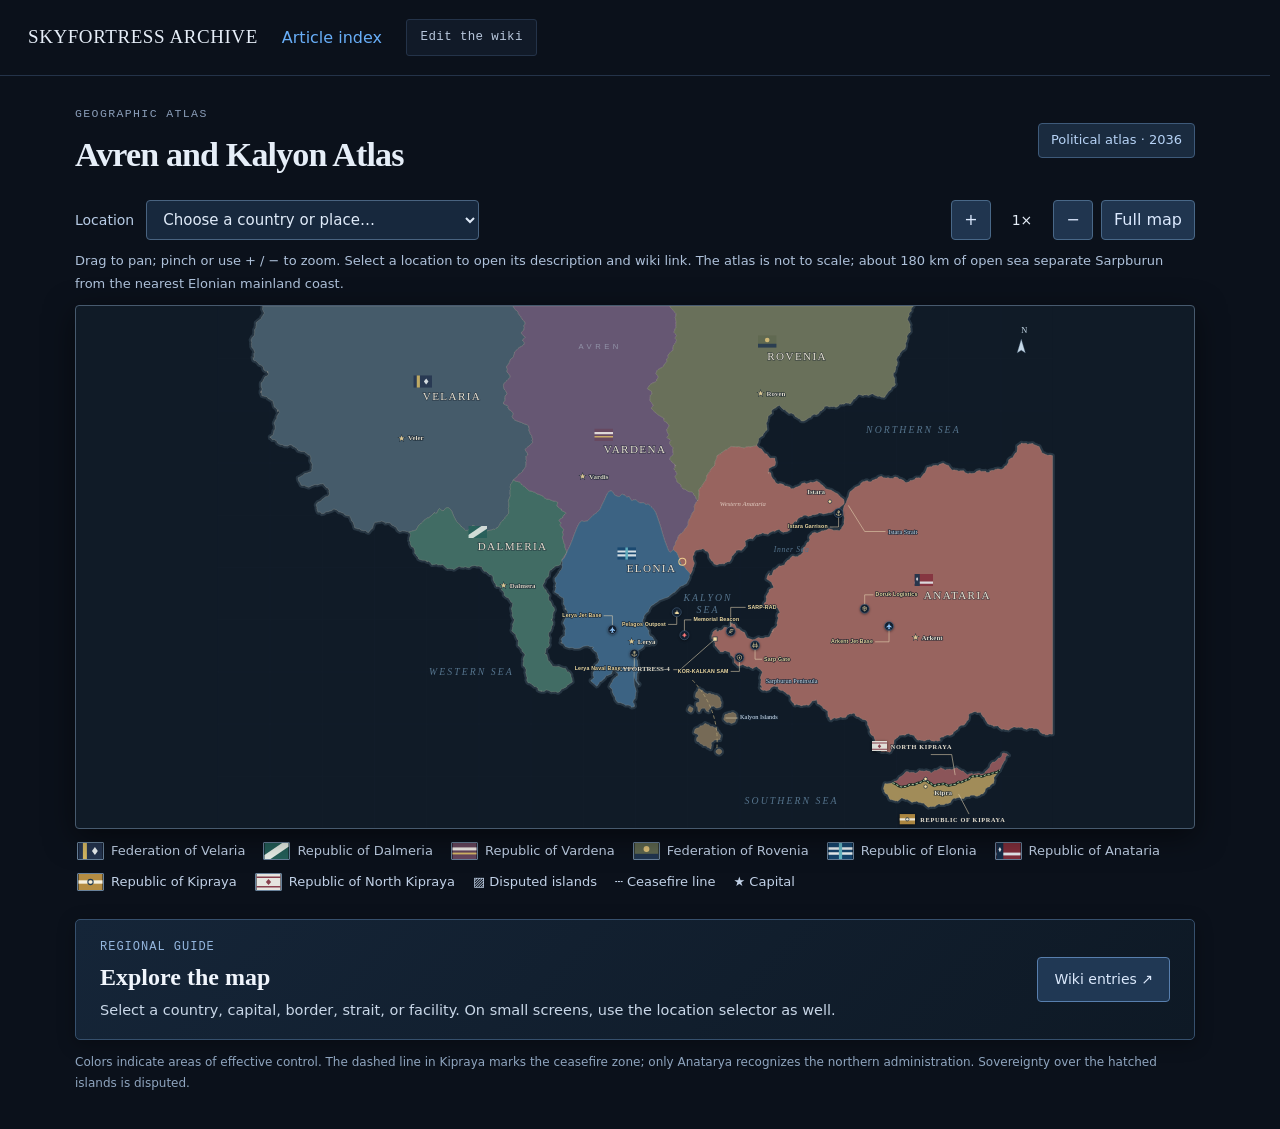
<file: harita-en.html>
<!doctype html><html lang="en"><head><meta charset="utf-8"><meta name="viewport" content="width=device-width,initial-scale=1"><meta name="color-scheme" content="dark"><meta name="theme-color" content="#0e1622"><title>Political map — Skyfortress Archive</title><link rel="icon" href="/favicon.svg?v=44ebdd2f0fcf"><link rel="stylesheet" href="/style.css?v=c5a527345eb9"><link rel="stylesheet" href="/map.css?v=17"><script type="module" src="/map.js?v=2026111902"></script></head><body><header><a class="brand" href="/">SKYFORTRESS ARCHIVE</a><a href="/all-articles">Article index</a><a class="admin-entry" href="/edit.html">Edit the wiki</a></header><main class="atlas"><div class="atlas-heading"><div><p class="eyebrow">GEOGRAPHIC ATLAS</p><h1>Avren and Kalyon Atlas</h1></div><span class="atlas-badge">Political atlas · 2036</span></div><div class="map-toolbar"><label for="place">Location</label><select id="place"><option value="">Choose a country or place…</option><option value="veloria">Veloria Federation</option><option value="dalmerya">Republic of Dalmerya</option><option value="vardena">Republic of Vardena</option><option value="rovenya">Rovenya Federation</option><option value="elonya">Republic of Elonia</option><option value="anatarya">Republic of Anataria</option><option value="kipraya">Republic of Kipraya</option><option value="capital-veloria">Veler</option><option value="capital-dalmerya">Dalmera</option><option value="capital-vardena">Vardis</option><option value="capital-rovenya">Roven</option><option value="capital-elonya">Lerya</option><option value="capital-anatarya">Arkent</option><option value="capital-kipraya">Southern Kipra</option><option value="skyfortress-4">SKYFORTRESS-4</option><option value="sarpburun">Sarpburun Peninsula</option><option value="istara">Istara</option><option value="bogaz">Istara Strait</option><option value="sinir">Anataria–Elonia border</option><option value="deniz">Kalyon Sea</option><option value="adalar">Kalyon Islands</option><option value="avrupa">Avren mainland</option><option value="kuzey-kipraya">Turkish Republic of Northern Kipraya</option><option value="capital-kuzey-kipraya">North Kipra</option><option value="tampon-hat">Kipraya Buffer Zone</option><option value="kipraya-adasi">Kipraya Island</option><option value="sarpburun-radar">SARP-RAD Radar Complex</option><option value="arkent-jet-ussu">Arkent 1st Main Jet Base</option><option value="lerya-jet-ussu">Lerya 5th Tactical Jet Base</option><option value="lerya-deniz-ussu">Lerya Naval Command Base</option><option value="istara-garnizonu">Istara Strait Guard Station</option><option value="sarp-gecidi">Sarpburun Suspension Bridge</option><option value="kor-kalkan-bataryasi">KOR-KALKAN Air Defense</option><option value="pelagos-karakolu">Pelagos Coast Guard Outpost</option><option value="kara-kasim-feneri">Kalyon Mariners' Memorial Lighthouse</option><option value="doruk-ikmal">Doruk Strategic Logistics Hub</option></select><div class="zoom-controls"><button id="zoom-in" aria-label="Zoom in">+</button><output id="zoom-level" aria-live="polite">1×</output><button id="zoom-out" aria-label="Zoom out">−</button><button id="reset">Full map</button></div></div><p class="map-help" id="map-help">Drag to pan; pinch or use + / − to zoom. Select a location to open its description and wiki link. The atlas is not to scale; about 180 km of open sea separate Sarpburun from the nearest Elonian mainland coast.</p><div class="map-frame"><svg id="political-map" viewBox="0 0 2400 1500" xmlns="http://www.w3.org/2000/svg" role="group" aria-label="Political atlas of Avren and Kalyon" aria-describedby="map-help" tabindex="0"><title>Political atlas of Avren and Kalyon</title><desc>State boundaries, capitals, and the Kipraya ceasefire line. Sarpburun is connected to the Anataryan mainland.</desc><defs><pattern id="sea-grid" width="150" height="150" patternUnits="userSpaceOnUse"><path d="M150 0H0V150" fill="none" stroke="#657989" stroke-width=".7" opacity=".09"/></pattern><pattern id="dispute" width="9" height="9" patternUnits="userSpaceOnUse" patternTransform="rotate(35)"><rect width="9" height="9" fill="#756848"/><path d="M0 0V9" stroke="#b2a276" stroke-width="2"/></pattern></defs><rect width="2400" height="1500" fill="#101b27"/><rect width="2400" height="1500" fill="url(#sea-grid)"/><path class="coastal-shelf" d="M130,0L850.00,0.00L850.53,1.50L851.30,3.03L852.05,4.63L853.17,6.22L854.18,7.90L855.15,9.64L857.27,11.24L859.55,12.87L861.22,14.66L863.37,16.43L864.47,18.43L864.27,20.72L865.47,22.80L867.04,24.85L868.15,27.01L870.57,29.00L872.68,31.10L873.28,33.51L874.60,35.79L876.25,38.05L877.38,40.43L879.95,42.59L882.72,44.76L883.69,47.29L884.37,49.86L883.70,52.54L881.19,55.49L880.97,58.29L882.16,60.96L881.54,63.87L880.93,66.75L880.24,69.66L876.74,72.87L873.57,75.98L874.47,78.86L876.32,81.83L878.56,84.67L882.51,87.40L884.44,90.47L881.60,93.62L877.79,96.66L877.13,99.88L880.38,103.01L882.65,105.94L881.52,109.13L879.40,112.46L874.63,115.72L867.74,119.20L863.57,122.62L861.33,125.70L857.82,128.82L854.21,131.96L853.27,134.93L853.61,138.13L851.49,141.43L851.46,144.46L850.25,147.52L845.34,150.61L842.24,153.50L841.22,156.61L839.81,160.00L838.46,163.28L837.07,166.66L833.90,170.09L831.49,173.21L830.98,176.34L832.75,179.67L833.29,182.87L832.33,186.15L832.45,189.57L834.61,192.66L838.04,195.64L840.05,198.74L841.01,201.71L841.96,204.80L837.97,208.22L834.55,211.52L832.22,214.74L828.04,218.09L825.20,221.24L822.91,224.36L821.97,227.79L822.08,231.16L822.93,234.44L823.89,237.82L825.43,240.91L828.43,243.74L830.20,246.73L831.12,249.67L832.39,252.55L829.52,255.66L826.64,258.65L827.07,261.37L826.60,264.20L826.17,266.98L826.78,269.66L825.89,272.65L823.30,275.67L821.48,278.44L822.52,281.24L827.72,283.87L833.68,286.19L835.64,288.65L834.88,291.18L835.74,293.50L837.35,295.89L838.79,298.19L841.85,299.83L846.15,303.71L849.91,307.36L850.07,311.10L848.59,314.46L847.30,317.58L848.67,321.09L851.18,324.56L854.77,327.93L864.33,331.57L874.08,334.94L880.60,337.98L890.30,341.34L894.73,344.73L894.29,348.09L896.05,351.90L895.29,355.63L895.27,358.93L897.76,362.32L898.49,365.53L899.63,368.46L902.49,371.76L903.62,375.10L904.10,378.09L905.48,381.16L905.52,384.05L904.38,386.53L905.58,389.33L905.99,392.37L902.78,395.30L899.33,398.54L896.36,401.80L892.48,404.61L888.81,407.52L885.92,410.58L884.37,413.42L886.15,416.56L889.24,419.84L890.55,422.64L891.71,425.36L891.86,428.05L888.87,430.38L886.73,432.92L887.35,435.83L887.20,438.52L887.25,441.27L888.23,444.12L887.48,446.56L886.51,449.07L887.01,451.96L886.83,454.72L886.39,457.59L886.35,460.63L885.25,463.17L883.45,465.45L882.23,467.85L880.08,469.97L878.22,472.11L877.63,474.59L875.92,476.72L873.45,478.61L871.53,480.60L868.67,482.26L865.87,483.88L864.75,485.93L863.44,487.87L861.89,489.66L860.71,491.50L858.76,493.06L856.53,494.45L854.85,495.93L853.14,497.34L851.49,498.69L850.00,500.00L849.40,501.47L848.87,503.12L848.01,504.89L846.90,506.79L845.81,508.86L843.92,510.95L842.28,513.24L841.99,515.84L841.54,518.55L841.57,521.44L842.55,524.57L841.91,527.56L841.04,530.60L841.39,533.89L841.03,537.16L841.09,540.54L842.06,544.08L841.19,547.43L839.57,550.71L838.70,554.12L837.00,557.48L836.07,560.93L837.08,564.58L837.29,568.13L837.16,571.63L837.66,575.17L836.76,578.53L835.89,581.86L836.72,585.30L836.91,588.61L836.80,591.83L837.14,595.01L835.43,597.89L832.67,600.63L830.96,603.33L828.65,605.78L826.59,608.13L825.99,610.55L824.15,612.73L821.41,614.63L818.50,618.10L816.17,620.03L813.91,622.36L812.33,626.29L810.51,629.68L808.33,632.50L806.28,635.67L803.60,637.42L800.59,638.92L798.10,641.46L795.45,642.24L792.62,641.36L790.12,642.76L787.08,644.14L783.61,644.43L780.60,644.98L777.58,645.00L774.65,646.56L772.41,651.09L769.94,653.89L767.03,653.73L764.36,654.34L761.39,653.27L758.22,648.99L755.69,648.30L753.03,646.86L749.93,642.71L746.97,640.57L743.52,637.31L739.60,632.40L737.98,631.42L735.52,630.59L733.06,630.82L730.20,635.35L727.40,638.88L724.93,640.08L722.16,642.54L719.28,644.73L716.48,644.77L713.24,645.11L709.96,642.01L707.11,638.17L704.23,636.61L701.45,634.89L699.00,631.34L696.24,627.82L693.23,625.17L690.49,622.54L687.64,619.79L684.76,615.32L682.30,610.35L679.64,605.17L676.62,598.10L673.71,590.46L670.56,585.37L667.25,582.21L664.42,580.28L661.71,579.31L658.85,579.96L656.26,580.81L653.55,583.71L650.53,587.44L647.89,588.21L645.46,587.59L642.93,586.73L640.74,584.05L638.52,581.99L635.81,584.21L633.18,590.13L630.60,595.17L627.82,596.66L625.41,594.82L623.25,593.82L620.77,596.85L615.59,601.68L612.74,603.56L610.57,606.62L607.72,608.61L604.14,609.00L600.96,610.97L597.48,613.25L594.05,615.20L591.71,618.56L589.18,621.50L586.29,623.60L583.90,626.42L581.05,628.41L578.17,630.27L576.42,633.82L574.66,637.21L572.79,640.19L571.22,643.48L568.62,644.73L565.63,644.97L563.24,645.94L560.80,646.55L558.54,647.13L556.71,648.21L554.74,648.66L552.86,648.90L551.32,649.44L550.00,650.00L548.71,649.1L547.12,648.28L544.98,648.14L542.68,647.83L540.42,646.94L537.64,646.82L534.78,646.48L531.83,646.01L527.88,647.55L524.11,648.4L521.34,646.7L518.57,644.82L516.39,641.45L514.68,636.87L511.79,635.04L508.68,633.73L506.05,631.34L502.85,630.4L500.07,628.59L498.17,624.94L495.41,623.55L492.27,623.31L489.52,622.5L486.07,623.69L482.96,624.51L481.3,622.43L479.6,620.93L476.79,619.79L472.42,617.91L469.51,618.67L466.99,620.28L463.29,620.09L460.15,620.96L456.84,621.61L452.91,621.31L450.82,624.08L449.49,628.11L447.73,631.38L446.89,636.1L445.3,639.45L442.44,640.54L440.62,643.2L438.8,645.62L436.58,647.14L435.41,650.13L433.23,651.11L429.61,649.35L428.74,648.56L427.5,646.85L426.17,644.99L422.56,645.64L419.21,645.79L416.65,644.78L413.24,644.63L410.97,642.95L409.11,640.62L405.29,640.53L401.78,639.95L398.8,638.65L395.17,638.04L393.51,635.02L393.13,630.42L391.55,627.23L390.46,623.43L389.13,619.93L386.21,618.36L384.56,615.31L383.75,611.3L381.88,608.63L380.7,605.23L378.89,602.69L374.9,602.88L371.69,602.28L369.04,601.15L367.13,601.25L364.62,598.33L362.01,595.13L358.95,594.6L355.89,593.17L352.72,591.89L349.32,591.95L346.2,589.26L343.11,585.98L339.69,585.13L336.31,583.93L332.74,584.36L328.83,587.62L325.21,588.93L321.75,589.45L318.21,591.11L314.99,590.93L311.78,591.54L308.37,594.73L305.33,596.08L302.55,596.56L299.91,597.28L297.85,594.86L296,592.36L294.05,592.4L292.44,591.63L290.98,591.67L289.61,593.13L286.49,586.99L286.62,585.27L285.58,582.48L285.95,579.98L285.3,576.58L283.44,572.25L284.63,569.16L286.88,566.37L289.41,563.54L294.46,561.84L298.29,559.44L300.41,556.16L304.22,553.73L307.44,551.08L310.56,548.48L315.94,547.18L319.44,545.15L320.73,542.29L322.27,539.85L321.46,536.6L320.16,533.52L321.27,532.1L321.18,530.59L319.4,526.88L318.44,523.86L316.57,523.22L314.27,523.18L312.35,520.54L310.1,518.34L307.66,515.99L305.46,511.98L302.43,510.67L298.71,511.56L295.12,511.47L291.09,512.83L286.95,514.33L283.43,513.25L279.56,513.52L275.3,515.43L271.35,516.23L267.09,518.52L262.85,521.07L259.6,520.14L256.57,518.9L253.57,518.14L251.17,515.76L248.51,515.28L245.63,516.65L243.54,515.87L241.73,515.18L240.11,514.92L239.38,512.48L236.63,506.7L233.89,503.25L232.93,500.4L231.96,497.11L231.65,493.85L234.94,492.43L238.3,490.76L240.99,488.48L245.15,486.91L247.91,484.37L250.46,481.64L255.76,480.53L260.45,479.08L264.55,477.36L269.25,476.13L270.81,473.19L270.75,469.51L271.87,466.82L271.62,463.63L271.53,460.92L272.67,455.31L271.92,453.25L270.37,451.63L269.78,449.03L267.98,447.24L267.17,444.47L268.45,439.8L268.25,436.24L267.43,433.07L266.65,429.76L263.31,428.5L259.98,427.14L258.21,424.43L255.21,422.7L252.45,420.75L250.1,418.44L245.16,418.28L240.22,418.15L236.77,416.8L232.77,415.96L230.46,413.78L229.71,410.37L227.05,408.65L224.34,407.07L222.17,405.18L218.54,404.64L216.33,403.06L216.82,401.25L214.2,400.11L211.36,399.31L208.4,398.59L204.5,400.82L200.65,402.68L197.43,402.11L194,402.17L190.8,401.33L188.08,398.77L184.73,398.46L181.22,398.79L178.35,397.03L175.37,395.82L172.67,393.9L170.8,389.37L168.57,386.47L165.91,385.47L163.59,383.73L160.94,383.68L158.24,384.38L156.54,382.22L155.03,380.06L153.4,379.06L152.4,376.64L151.32,375.37L151.7,379.08L151.7,377.25L152.9,375.62L153.93,373.7L157.32,372.44L159.96,370.71L159.97,367.8L161.03,365.13L161.92,362.25L161.77,358.86L163.99,356.25L166.09,353.49L165.6,349.7L165.65,346.05L164.98,342.1L162.81,337.57L163.44,334.09L165.52,331.16L166.52,327.87L168.97,325.17L170.86,322.33L170.27,318.66L171.29,315.69L173.3,313.22L174.17,310.46L176.63,308.46L178.55,306.44L177.03,303.32L175.59,300.45L174.1,297.79L173.61,304.42L172.72,301.93L172.37,298.49L170.41,296.71L168.85,294.22L166.99,291.86L163.87,290.83L162.45,287.61L161.94,283.15L160.49,279.72L159.77,275.33L158.21,271.9L154.51,271L151.61,269.16L148.96,267.03L145.61,265.79L143.72,262.89L141.5,260.49L137.51,260.36L134.34,259.39L131.28,258.48L128.02,258.04L127.2,254.9L127.02,251.26L125.92,249.02L125.78,245.96L125.02,243.97L124.79,250.17L125.29,247.91L126.28,245.63L126.42,242.68L128.01,240.25L127.8,236.75L125.59,232.09L125.39,228.31L125.3,224.5L125.63,220.82L128.84,218.55L131.01,215.75L131.8,212.28L134.03,209.57L135.19,206.42L136.61,203.48L140.82,202.08L143.78,200.22L145.41,197.88L147.29,195.87L146.19,192.63L144.27,189.25L144.36,187.18L145.1,193.13L144.04,191.18L143.56,188.23L141.02,187.59L138.03,187.3L136.21,185.32L133.79,183.91L132.34,181.11L132.18,176.55L130.28,174.03L127.87,172.03L125.68,169.67L122,169.1L119.19,167.39L117.72,163.96L115.05,162.02L112.59,159.83L110.29,157.46L106.4,157.13L103.72,155.34L102.85,151.39L101.94,147.58L104.38,149.09L106.35,147.55L105.4,145.31L104.82,143.01L105.32,140.82L104.45,138.23L105.28,135.88L107.39,133.68L106.6,130.81L105.16,127.71L103.85,124.55L100.25,120.86L98.04,117.36L98.49,114.33L97.84,111.02L97.75,107.75L98.7,104.64L97.24,101L96.34,97.43L98.16,94.37L99.46,91.17L101.77,88.14L105.64,85.4L106.62,82.07L106.32,78.48L107.2,75.11L106.63,71.45L106.74,67.93L109.45,64.95L110.52,61.65L110.52,58.16L111.69,54.93L111.19,51.4L111.02,47.97L114.33,45.28L117.51,42.61L120.41,39.94L124.73,37.62L126.65,34.87L126.91,31.87L129.18,29.34L130.84,26.77L132.01,24.19L134.46,21.95L134.39,19.31L132.32,16.37L131.39,13.76L130.21,11.22L129.24,8.83L129.88,6.9L130.28,5.04L130.13,3.21L130.16,1.55Z"/><path class="coastal-shelf" d="M550.00,650.00L551.32,649.44L552.86,648.90L554.74,648.66L556.71,648.21L558.54,647.13L560.80,646.55L563.24,645.94L565.63,644.97L568.62,644.73L571.22,643.48L572.79,640.19L574.66,637.21L576.42,633.82L578.17,630.27L581.05,628.41L583.90,626.42L586.29,623.60L589.18,621.50L591.71,618.56L594.05,615.20L597.48,613.25L600.96,610.97L604.14,609.00L607.72,608.61L610.57,606.62L612.74,603.56L615.59,601.68L620.77,596.85L623.25,593.82L625.41,594.82L627.82,596.66L630.60,595.17L633.18,590.13L635.81,584.21L638.52,581.99L640.74,584.05L642.93,586.73L645.46,587.59L647.89,588.21L650.53,587.44L653.55,583.71L656.26,580.81L658.85,579.96L661.71,579.31L664.42,580.28L667.25,582.21L670.56,585.37L673.71,590.46L676.62,598.10L679.64,605.17L682.30,610.35L684.76,615.32L687.64,619.79L690.49,622.54L693.23,625.17L696.24,627.82L699.00,631.34L701.45,634.89L704.23,636.61L707.11,638.17L709.96,642.01L713.24,645.11L716.48,644.77L719.28,644.73L722.16,642.54L724.93,640.08L727.40,638.88L730.20,635.35L733.06,630.82L735.52,630.59L737.98,631.42L739.60,632.40L743.52,637.31L746.97,640.57L749.93,642.71L753.03,646.86L755.69,648.30L758.22,648.99L761.39,653.27L764.36,654.34L767.03,653.73L769.94,653.89L772.41,651.09L774.65,646.56L777.58,645.00L780.60,644.98L783.61,644.43L787.08,644.14L790.12,642.76L792.62,641.36L795.45,642.24L798.10,641.46L800.59,638.92L803.60,637.42L806.28,635.67L808.33,632.50L810.51,629.68L812.33,626.29L813.91,622.36L816.17,620.03L818.50,618.10L821.41,614.63L824.15,612.73L825.99,610.55L826.59,608.13L828.65,605.78L830.96,603.33L832.67,600.63L835.43,597.89L837.14,595.01L836.80,591.83L836.91,588.61L836.72,585.30L835.89,581.86L836.76,578.53L837.66,575.17L837.16,571.63L837.29,568.13L837.08,564.58L836.07,560.93L837.00,557.48L838.70,554.12L839.57,550.71L841.19,547.43L842.06,544.08L841.09,540.54L841.03,537.16L841.39,533.89L841.04,530.60L841.91,527.56L842.55,524.57L841.57,521.44L841.54,518.55L841.99,515.84L842.28,513.24L843.92,510.95L845.81,508.86L846.90,506.79L848.01,504.89L848.87,503.12L849.40,501.47L850.00,500.00L851.46,500.66L853.01,501.40L854.75,502.05L856.45,503.10L858.32,504.06L860.74,504.16L863.15,504.53L865.59,505.08L868.27,505.35L870.32,507.26L872.10,510.21L874.43,512.23L876.77,514.69L879.33,517.13L882.36,518.45L885.16,520.96L887.89,524.33L891.02,526.62L894.01,529.07L897.05,531.25L900.71,531.63L904.36,532.33L907.82,533.96L911.47,535.07L914.92,536.99L918.02,539.54L921.72,540.73L925.56,541.85L929.35,543.68L933.17,544.92L936.35,546.87L938.23,549.90L940.79,551.86L943.82,553.34L946.57,554.92L950.32,555.30L954.09,555.66L956.51,557.13L959.31,558.15L962.19,559.05L964.27,560.46L967.75,560.86L971.64,560.91L974.03,562.13L976.38,563.36L978.23,564.90L977.72,567.54L976.50,569.53L976.72,570.74L975.47,572.49L976.06,573.81L977.72,574.95L978.73,577.26L980.72,579.32L983.14,580.54L984.74,582.12L986.41,583.07L988.79,583.40L988.92,585.04L988.83,587.15L997.83,591.92L1001.20,594.18L1001.14,596.57L998.85,599.09L995.07,601.75L993.48,604.53L992.92,607.45L988.56,610.50L983.28,613.68L981.54,617.00L985.43,620.44L988.22,623.99L985.20,627.64L985.62,631.40L988.90,635.24L992.38,639.16L995.37,643.13L993.26,647.14L992.00,651.16L994.22,655.19L993.77,659.21L991.54,663.21L991.38,667.15L993.50,671.03L994.37,674.84L994.99,678.56L996.38,682.17L998.57,685.69L999.08,689.10L998.52,692.37L999.56,695.54L1000.79,698.58L1001.81,701.49L1003.89,704.29L1004.62,706.95L1003.01,709.50L1001.63,711.93L1000.04,714.24L997.95,716.43L997.15,718.52L996.34,720.49L994.66,722.35L993.40,724.11L992.29,725.76L991.18,727.29L990.58,728.70L990.00,730.00L989.72,731.63L989.03,733.23L988.49,735.14L987.7,737.1L986.75,739.14L986.52,741.82L984.97,743.84L981.73,744.95L978.74,746.36L974.37,747.03L969.9,747.76L968.29,750.38L966.01,752.67L962.83,754.46L960.87,757.1L957.6,758.95L954.14,760.73L953.58,764.36L953,767.98L952.01,771.34L952.21,775.44L950.29,778.19L946.73,779.88L944.91,782.61L942.78,785.07L940.73,787.52L940.95,791.3L939.98,794.23L937.58,796.16L936.74,798.93L935.53,801.34L934.75,803.87L937.25,808.28L939.74,812.6L941.44,814.62L944.31,816.31L945.29,818.71L945.08,821.56L947.47,823.6L949.52,825.8L950.78,828.32L953.35,830.45L953.57,833.4L951.85,837.04L952.1,840.05L952.19,843.15L952.68,846.14L956.09,848.17L958.34,850.62L958.92,853.63L960.79,856.22L961.43,859.23L961.84,862.33L965.1,864.46L967.43,866.9L968.13,869.88L969.34,872.68L967.95,876.32L965.12,880.42L964.76,883.68L964.13,886.99L963.35,890.33L964.47,892.99L963.63,896.27L961.35,899.98L961.16,902.95L960.62,899.8L960.58,902.5L963.33,906.12L964.8,909.44L964.18,912.2L964.29,915.25L962.79,917.88L960.25,920.25L960.37,923.47L960.34,926.68L958.79,929.47L958.34,932.62L956.46,935.37L952.78,937.59L951.69,940.6L951.71,943.94L951.4,947.19L953.41,951.11L954.9,954.87L953.72,957.81L953.56,961.02L953.58,964.25L952.4,967.08L953.42,970.52L954.71,973.99L953.13,976.54L951.62,979.04L949.66,981.33L945.68,982.94L943.91,985.12L944.14,987.81L943.19,990.05L943.39,992.53L943.95,995L942.05,996.62L941.33,998.47L942.71,1000.81L942.44,1000.19L944.32,1001.47L946.86,1002.12L947.59,1005.58L948.22,1009.4L949.43,1012.65L949.83,1017.23L951.46,1020.25L954.39,1021.61L956.16,1024.71L958.13,1027.63L960.57,1029.97L961.95,1033.84L964.58,1036.01L968.91,1035.78L972.69,1036.3L977.01,1036.02L981.54,1035.39L984.13,1037.39L986.8,1039.14L990.31,1039.59L992.93,1041.12L996.19,1041.56L999.84,1041.24L1001.45,1043.56L1002.69,1046.11L1004.29,1047.89L1004.87,1050.79L1006.52,1051.85L1009.38,1050.87L1011.5,1052.83L1013.82,1056.24L1016.25,1059.9L1016.02,1062.68L1016.35,1065.84L1018.54,1069.89L1019.09,1073.39L1019.5,1076.91L1019.98,1080.52L1016.94,1082.75L1012.99,1084.62L1010.44,1087.03L1006.77,1088.94L1004.03,1091.15L1003.25,1094.03L1000.3,1095.93L996.55,1097.35L994.11,1099.11L990.44,1100.18L987.96,1101.23L986.17,1105.09L983.97,1107.47L981.46,1108.96L978.89,1110.83L975.68,1109.58L972.33,1108.05L969.29,1108.83L965.99,1108.41L962.72,1108.33L959.59,1109.27L955.96,1107.17L952.29,1104.77L949.01,1104.43L945.66,1103.37L942.7,1104.15L940.19,1107.1L937.37,1107.48L934.57,1107.23L932,1107.4L929.2,1105.18L931.89,1106.66L927.79,1106.94L925.43,1106.03L923.26,1104.89L921.02,1103.69L921.35,1100.78L921.11,1098.13L918.72,1096.74L916.91,1094.9L913.93,1093.7L909.76,1093.16L907.99,1091.05L906.33,1088.79L903.29,1087.33L901.29,1085.15L898.12,1083.64L893.43,1083.03L891.21,1080.81L890.01,1077.92L888.72,1075.03L889.67,1070.7L889.98,1066.73L888.17,1064.05L887.6,1060.56L886.99,1057.08L885.69,1054L886.67,1049.47L887.33,1045.13L885.67,1042.24L884.49,1039.03L882.4,1036.39L879.03,1034.55L878.27,1031.08L878.76,1027.83L878.42,1025.4L879.67,1022.55L880.15,1019.84L878.37,1017.6L878.64,1014.84L879.97,1011.8L880.38,1008.93L882.64,1005.6L884.25,1002.38L882.42,999.93L880.83,997.39L879.1,994.85L875.83,992.65L874.85,989.89L874.79,986.89L872.37,984.42L870.5,981.81L868.59,979.19L864.85,976.98L863.49,974.2L864.32,970.92L863.99,967.89L864.74,964.61L865.4,961.35L862.86,958.82L860.87,956.17L860.19,953.22L858.19,950.58L857.61,947.62L857.82,944.49L854.96,942.08L851.95,939.72L849.95,937.14L846.75,934.85L845.78,932.07L847.5,928.69L847.73,925.68L848.17,922.65L849.35,919.48L848.21,916.87L847.97,914.09L850.21,910.77L851.2,907.78L852.33,904.79L853.99,901.72L852.3,899.47L849.63,896.76L848.78,893.73L847.05,891.05L846.36,887.98L847.84,884.06L847.33,880.94L845.98,878.18L845.99,874.88L844.78,872.09L844.33,869.02L846.73,864.82L847.92,861.12L847.97,857.89L848.51,854.49L846.38,852.17L843.17,850.31L842.17,847.58L840.51,845.14L838.37,842.9L837.67,840.11L834.83,838.2L830.38,836.96L827.96,834.92L825.51,832.92L823.45,830.79L824.29,827.51L824.25,824.62L822.32,822.51L821.38,820.02L819.25,818.04L816.23,816.43L815.86,813.8L815.26,811.28L812.92,809.48L811.39,807.39L808.23,805.98L803.19,805.34L800.59,803.76L802.75,806.42L800.7,804.54L799.97,800.55L798.87,797.15L796.5,795.78L795.06,792.93L793.78,789.83L792.16,787.26L792,782.35L791.63,777.77L789.7,775.67L787.95,773.27L785.52,771.95L782.1,772.18L780.08,770.16L778.43,767.53L775.93,766.24L774.09,763.85L771.71,762.32L768.11,762.7L765.75,761.06L764,758.41L761.86,756.35L760.83,752.48L759.35,749.29L756.07,748.93L753.08,748.05L749.89,747.47L745.87,748.14L743.07,746.83L740.26,745.47L735.94,746.47L731.85,747.04L727.76,748.27L725.05,751.77L722.47,752.44L719.97,751.4L717.31,751.48L714.7,750.1L712.01,749.08L709.05,750.88L706.15,751.32L703.29,750.49L700.3,750.87L697.4,749.59L694.48,748.18L691.26,750.2L688.02,752.2L684.79,753.64L681.44,756.47L678.26,756.9L675.23,755.2L672.05,755.32L668.9,754.93L665.81,753.9L662.56,754.91L659.44,754.21L656.54,750.88L653.56,748.74L650.64,746.06L647.77,743.05L644.65,743.51L641.54,744.38L638.57,743.66L635.55,744.2L632.65,743.67L629.92,741.43L627.04,741.84L624.15,742.98L621.43,742.71L618.66,743.68L616.07,743.24L613.79,739.64L611.48,737.32L609.19,735.69L607.03,733.29L604.76,733.54L602.53,734.23L600.58,732.4L603.98,734.94L600.96,733.63L598.96,731.63L594.43,730.92L588.74,730.75L584.99,729.4L580.93,728.14L577.77,726.3L577.28,722.92L575.5,720.19L572.72,717.97L571.29,714.96L568.76,712.54L566.57,709.91L567.17,705.72L566.87,702.04L565.49,698.96L564.78,695.54L561.78,693.42L557.95,691.8L556.6,688.86L555.11,686.05L553.8,683.22L554.4,679.41L553.31,676.62L551.48,674.35L551.98,670.9L552.19,667.72L552.69,664.52L554.46,660.75L554.87,657.88L554.16,655.8L553.5,653.86L552.26,652.42L551.04,651.16Z"/><path class="coastal-shelf" d="M850.00,0.00L1300.00,0.00L1300.89,1.41L1301.55,2.92L1302.51,4.46L1303.76,6.03L1305.03,7.66L1307.09,9.26L1309.13,10.93L1310.13,12.77L1311.69,14.61L1313.54,16.46L1314.55,18.47L1316.34,20.43L1318.15,22.44L1317.91,24.75L1317.59,27.11L1317.26,29.52L1315.84,32.11L1315.77,34.60L1316.98,36.98L1317.02,39.51L1317.38,42.05L1318.35,44.59L1317.84,47.34L1317.43,50.06L1318.09,52.63L1317.90,55.30L1317.99,57.97L1318.36,60.59L1316.64,63.48L1314.85,66.48L1314.37,69.41L1313.00,72.44L1312.38,75.46L1314.36,78.33L1317.74,81.34L1319.47,84.46L1318.36,87.51L1315.81,90.65L1316.02,93.80L1318.77,96.72L1319.11,99.64L1317.72,102.65L1317.00,105.59L1314.68,108.67L1311.23,111.91L1310.31,115.02L1309.94,118.12L1309.11,121.31L1309.89,124.40L1308.70,127.58L1303.94,130.97L1300.70,134.31L1297.98,137.61L1295.15,140.98L1295.10,144.15L1295.82,147.24L1293.24,150.49L1290.84,153.71L1291.42,156.91L1291.26,160.27L1288.66,163.51L1285.83,166.60L1282.93,169.83L1282.11,173.05L1279.02,176.28L1271.52,179.74L1265.75,183.20L1262.98,186.50L1261.97,189.86L1260.41,193.14L1261.82,196.27L1264.85,199.54L1266.58,202.87L1266.67,206.03L1264.13,209.23L1262.00,212.35L1262.63,215.24L1259.18,218.18L1251.48,221.21L1245.75,224.17L1242.32,227.24L1240.15,230.36L1238.66,233.26L1236.31,236.13L1236.88,239.04L1242.73,241.82L1247.22,244.67L1247.54,247.62L1248.60,250.37L1248.80,253.01L1245.44,255.62L1243.66,258.00L1244.03,260.33L1243.76,262.82L1243.85,265.21L1243.47,267.54L1243.10,270.13L1244.26,273.74L1247.86,277.50L1249.70,280.81L1251.46,284.08L1253.16,287.28L1249.83,290.04L1246.57,293.02L1249.20,296.36L1251.64,299.53L1255.10,302.85L1259.52,306.29L1261.96,309.27L1266.10,312.23L1271.18,315.51L1276.69,318.61L1282.75,321.85L1283.86,325.34L1282.45,328.36L1285.24,331.08L1290.75,333.89L1292.55,336.38L1293.86,338.88L1297.65,341.83L1298.47,344.61L1296.12,347.20L1295.02,349.98L1293.70,352.47L1291.59,354.84L1291.79,357.73L1292.72,360.69L1293.40,363.59L1295.62,366.78L1297.11,369.68L1296.03,372.16L1293.99,374.87L1292.35,377.54L1293.88,380.07L1300.56,382.97L1303.23,385.79L1301.70,388.15L1300.52,390.63L1299.75,393.07L1299.02,395.30L1301.04,398.02L1304.26,401.02L1306.12,403.77L1308.90,406.67L1309.60,409.54L1308.22,411.97L1308.74,414.61L1309.35,417.51L1308.72,420.17L1309.69,422.95L1311.04,425.75L1309.03,427.94L1306.17,430.03L1304.20,432.30L1302.33,434.33L1300.89,436.58L1300.61,439.19L1300.70,441.43L1302.24,443.56L1305.30,445.85L1306.26,447.85L1307.51,449.94L1311.80,452.50L1314.58,454.88L1315.85,457.10L1317.52,459.42L1314.82,456.55L1315.04,460.84L1314.84,464.12L1312.35,467.61L1313.77,471.20L1316.56,473.84L1318.33,477.31L1320.40,481.60L1319.64,484.99L1316.50,488.40L1314.96,491.62L1316.58,493.24L1318.15,494.94L1318.45,497.44L1319.66,499.41L1320.16,501.94L1320.44,505.06L1323.11,506.89L1326.14,508.56L1328.32,510.91L1330.86,512.72L1332.59,515.15L1332.92,518.68L1334.50,521.23L1336.62,523.23L1338.33,525.36L1341.69,526.23L1345.11,527.02L1346.79,528.93L1349.21,530.31L1351.94,531.46L1353.91,533.09L1357.56,533.55L1361.73,533.61L1364.02,534.87L1366.25,536.13L1367.96,537.69L1367.90,540.46L1368.92,542.44L1371.00,543.60L1371.89,545.51L1373.25,547.02L1374.61,548.43L1374.64,550.71L1375.20,552.52L1376.42,553.75L1377.29,555.12L1378.40,556.21L1379.38,557.27L1379.73,558.67L1380.00,560.00L1378.82,561.09L1377.51,562.27L1376.06,563.56L1375.16,565.26L1374.4,567.19L1373.11,569L1372.28,571.17L1371.44,573.46L1370.23,575.69L1370.58,578.82L1371.31,582.25L1370.63,585.09L1370.18,588.13L1368.84,590.81L1366.02,592.85L1364.43,595.58L1363.39,598.65L1361.69,601.46L1360.98,604.83L1359.94,608.08L1357.33,610.6L1355.62,613.61L1354.5,616.95L1352.97,620.11L1352.89,624.02L1352.94,628.01L1351.2,631.11L1349.51,634.24L1347.53,637.23L1344.35,639.6L1342.36,642.56L1341.02,645.81L1338.42,648.41L1336.14,651.13L1333.64,653.71L1329.74,655.53L1326.99,657.88L1325.53,660.81L1323.73,663.5L1323.04,666.68L1322.69,669.95L1320.65,672.29L1318.95,674.71L1317.93,677.37L1316.36,679.65L1315.96,682.4L1315.98,685.25L1314.69,687.32L1313.44,689.28L1312.44,691.23L1311.18,692.9L1310.62,694.79L1310.53,696.74L1310.25,698.45L1310.00,700.00L1309.04,701.17L1308.07,702.44L1306.82,703.31L1305.65,704.32L1304.49,705.32L1303.12,705.78L1302.25,707.40L1301.16,708.46L1299.01,706.16L1296.79,703.03L1293.97,697.04L1290.40,687.30L1287.92,680.97L1285.68,675.04L1282.70,665.44L1280.16,657.40L1277.33,647.74L1273.74,634.83L1271.20,626.77L1269.21,621.05L1266.85,614.01L1265.13,609.23L1263.08,603.31L1259.73,594.17L1256.73,588.51L1253.89,585.05L1250.59,581.03L1248.21,578.62L1245.98,576.68L1242.67,573.27L1239.64,570.43L1236.72,569.59L1233.34,570.64L1231.20,570.67L1229.85,569.88L1227.95,567.60L1226.48,566.11L1224.91,565.50L1222.28,565.36L1220.28,565.51L1216.66,565.80L1214.05,565.55L1211.06,564.29L1208.16,562.15L1206.44,560.50L1204.65,558.73L1202.55,557.12L1200.82,556.66L1198.31,556.96L1195.25,557.40L1192.97,558.60L1190.61,559.09L1188.09,556.74L1186.21,552.87L1183.72,548.50L1180.53,547.85L1177.96,549.04L1175.38,548.47L1172.87,546.16L1171.51,544.51L1170.08,543.31L1168.03,542.99L1166.35,542.07L1164.26,541.08L1161.75,541.48L1160.14,542.70L1158.54,544.46L1156.35,546.96L1154.42,547.62L1151.84,547.65L1148.36,546.53L1145.52,545.08L1142.87,543.80L1140.01,541.30L1137.94,537.66L1135.69,533.93L1132.56,532.07L1129.85,531.70L1127.18,532.39L1124.20,534.36L1122.11,536.21L1116.60,547.11L1114.00,553.67L1111.29,559.62L1108.64,564.96L1106.14,569.69L1103.37,575.60L1100.43,582.35L1097.59,586.20L1094.56,589.63L1091.55,592.74L1088.74,594.89L1085.70,597.02L1082.49,599.48L1079.28,601.36L1075.79,604.94L1072.27,608.81L1069.02,612.25L1065.70,616.16L1062.38,618.14L1059.21,618.38L1055.82,618.92L1052.36,618.92L1049.16,618.22L1045.94,618.39L1042.80,620.50L1039.90,624.53L1036.80,629.96L1033.54,636.67L1030.41,644.40L1027.15,652.63L1023.96,660.89L1021.10,669.09L1018.19,676.70L1015.24,683.74L1012.47,690.53L1009.62,696.22L1006.92,701.43L1004.63,707.08L1002.44,712.19L1000.36,716.72L998.45,721.03L996.52,724.07L994.67,726.18L993.00,728.05L991.43,729.27L990.00,730.00L990.58,728.70L991.18,727.29L992.29,725.76L993.40,724.11L994.66,722.35L996.34,720.49L997.15,718.52L997.95,716.43L1000.04,714.24L1001.63,711.93L1003.01,709.50L1004.62,706.95L1003.89,704.29L1001.81,701.49L1000.79,698.58L999.56,695.54L998.52,692.37L999.08,689.10L998.57,685.69L996.38,682.17L994.99,678.56L994.37,674.84L993.50,671.03L991.38,667.15L991.54,663.21L993.77,659.21L994.22,655.19L992.00,651.16L993.26,647.14L995.37,643.13L992.38,639.16L988.90,635.24L985.62,631.40L985.20,627.64L988.22,623.99L985.43,620.44L981.54,617.00L983.28,613.68L988.56,610.50L992.92,607.45L993.48,604.53L995.07,601.75L998.85,599.09L1001.14,596.57L1001.20,594.18L997.83,591.92L988.83,587.15L988.92,585.04L988.79,583.40L986.41,583.07L984.74,582.12L983.14,580.54L980.72,579.32L978.73,577.26L977.72,574.95L976.06,573.81L975.47,572.49L976.72,570.74L976.50,569.53L977.72,567.54L978.23,564.90L976.38,563.36L974.03,562.13L971.64,560.91L967.75,560.86L964.27,560.46L962.19,559.05L959.31,558.15L956.51,557.13L954.09,555.66L950.32,555.30L946.57,554.92L943.82,553.34L940.79,551.86L938.23,549.90L936.35,546.87L933.17,544.92L929.35,543.68L925.56,541.85L921.72,540.73L918.02,539.54L914.92,536.99L911.47,535.07L907.82,533.96L904.36,532.33L900.71,531.63L897.05,531.25L894.01,529.07L891.02,526.62L887.89,524.33L885.16,520.96L882.36,518.45L879.33,517.13L876.77,514.69L874.43,512.23L872.10,510.21L870.32,507.26L868.27,505.35L865.59,505.08L863.15,504.53L860.74,504.16L858.32,504.06L856.45,503.10L854.75,502.05L853.01,501.40L851.46,500.66L850.00,500.00L851.49,498.69L853.14,497.34L854.85,495.93L856.53,494.45L858.76,493.06L860.71,491.50L861.89,489.66L863.44,487.87L864.75,485.93L865.87,483.88L868.67,482.26L871.53,480.60L873.45,478.61L875.92,476.72L877.63,474.59L878.22,472.11L880.08,469.97L882.23,467.85L883.45,465.45L885.25,463.17L886.35,460.63L886.39,457.59L886.83,454.72L887.01,451.96L886.51,449.07L887.48,446.56L888.23,444.12L887.25,441.27L887.20,438.52L887.35,435.83L886.73,432.92L888.87,430.38L891.86,428.05L891.71,425.36L890.55,422.64L889.24,419.84L886.15,416.56L884.37,413.42L885.92,410.58L888.81,407.52L892.48,404.61L896.36,401.80L899.33,398.54L902.78,395.30L905.99,392.37L905.58,389.33L904.38,386.53L905.52,384.05L905.48,381.16L904.10,378.09L903.62,375.10L902.49,371.76L899.63,368.46L898.49,365.53L897.76,362.32L895.27,358.93L895.29,355.63L896.05,351.90L894.29,348.09L894.73,344.73L890.30,341.34L880.60,337.98L874.08,334.94L864.33,331.57L854.77,327.93L851.18,324.56L848.67,321.09L847.30,317.58L848.59,314.46L850.07,311.10L849.91,307.36L846.15,303.71L841.85,299.83L838.79,298.19L837.35,295.89L835.74,293.50L834.88,291.18L835.64,288.65L833.68,286.19L827.72,283.87L822.52,281.24L821.48,278.44L823.30,275.67L825.89,272.65L826.78,269.66L826.17,266.98L826.60,264.20L827.07,261.37L826.64,258.65L829.52,255.66L832.39,252.55L831.12,249.67L830.20,246.73L828.43,243.74L825.43,240.91L823.89,237.82L822.93,234.44L822.08,231.16L821.97,227.79L822.91,224.36L825.20,221.24L828.04,218.09L832.22,214.74L834.55,211.52L837.97,208.22L841.96,204.80L841.01,201.71L840.05,198.74L838.04,195.64L834.61,192.66L832.45,189.57L832.33,186.15L833.29,182.87L832.75,179.67L830.98,176.34L831.49,173.21L833.90,170.09L837.07,166.66L838.46,163.28L839.81,160.00L841.22,156.61L842.24,153.50L845.34,150.61L850.25,147.52L851.46,144.46L851.49,141.43L853.61,138.13L853.27,134.93L854.21,131.96L857.82,128.82L861.33,125.70L863.57,122.62L867.74,119.20L874.63,115.72L879.40,112.46L881.52,109.13L882.65,105.94L880.38,103.01L877.13,99.88L877.79,96.66L881.60,93.62L884.44,90.47L882.51,87.40L878.56,84.67L876.32,81.83L874.47,78.86L873.57,75.98L876.74,72.87L880.24,69.66L880.93,66.75L881.54,63.87L882.16,60.96L880.97,58.29L881.19,55.49L883.70,52.54L884.37,49.86L883.69,47.29L882.72,44.76L879.95,42.59L877.38,40.43L876.25,38.05L874.60,35.79L873.28,33.51L872.68,31.10L870.57,29.00L868.15,27.01L867.04,24.85L865.47,22.80L864.27,20.72L864.47,18.43L863.37,16.43L861.22,14.66L859.55,12.87L857.27,11.24L855.15,9.64L854.18,7.90L853.17,6.22L852.05,4.63L851.30,3.03L850.53,1.50Z"/><path class="coastal-shelf" d="M1300.00,0.00L2000,0L1999.09,1.24L1998.15,2.57L1996.9,3.89L1995.05,5.13L1994.2,6.74L1994,8.63L1993.46,10.49L1994.09,12.78L1994.05,14.95L1991.44,16.44L1989.81,18.29L1989.02,20.45L1987.24,22.4L1987.61,25.04L1988.33,27.85L1986.4,29.94L1985.12,32.29L1984.52,34.89L1982.85,37.23L1983.75,40.38L1986.77,44.21L1988.07,47.58L1989.62,51.07L1991.24,54.63L1990.09,57.42L1989.58,60.45L1990.99,64.07L1990.93,67.3L1991.09,70.64L1991.77,74.16L1989.26,76.78L1986.02,79.22L1984.56,82.2L1982.34,85L1981.22,88.13L1982.63,92.03L1982.27,95.43L1980.76,98.51L1980.48,101.96L1978.74,105.01L1977.04,108.08L1978.15,111.98L1978.33,115.61L1976.97,118.81L1976.24,122.18L1973.16,124.88L1968.36,127.08L1965.94,129.96L1963.75,132.91L1961.09,135.72L1960.53,139.13L1958.97,142.24L1955.33,144.73L1953.57,147.75L1952.43,150.94L1951.02,154.03L1952.52,157.95L1954.3,161.93L1953.56,165.15L1953.27,168.47L1952.42,171.6L1949.62,174.14L1948.94,177.26L1949.53,180.71L1948.32,183.61L1947.78,186.66L1947.09,189.62L1943.84,191.8L1942.01,194.35L1942.43,197.51L1942.29,200.45L1943.84,203.84L1946.54,207.51L1946.46,210.31L1946.07,212.97L1946.84,215.91L1946.14,218.35L1946.41,221.02L1948.51,224.16L1948.13,226.51L1946.44,228.4L1945.16,230.35L1941.61,231.56L1938.27,232.75L1937.87,234.73L1936.92,236.47L1935.72,238.05L1935.96,239.97L1934.12,241.2L1927.95,246.02L1925.51,250.06L1922.95,253.44L1920.37,256.54L1918.16,261.19L1915.35,262.96L1912.02,262.22L1908.88,262.23L1905.4,260.55L1901.94,258.83L1899.1,259.76L1895.96,259.23L1892.56,257.4L1889.43,256.69L1885.93,254.17L1882.5,251.88L1879.87,253.05L1877.2,254L1874.55,254.94L1872.23,257.24L1869.33,256.84L1866.18,255.28L1863.51,255.78L1860.67,255.43L1857.93,255.5L1855.65,257.55L1852.84,257.15L1849.74,255.43L1846.99,255.22L1844.02,253.98L1841.36,254.07L1839.49,257.7L1836.9,260.53L1834.56,262.72L1832.72,265.97L1830.07,267.22L1827.33,268.16L1825.72,271.67L1823.88,274.54L1821.79,276.76L1820.14,279.96L1817.4,280.56L1813.81,279.13L1810.91,279.28L1807.83,279L1804.74,278.66L1802.72,280.84L1800.3,282.07L1797.07,281.43L1794.4,282.11L1791.48,282.27L1788.35,281.96L1786.49,284.64L1784.69,287.56L1782.12,288.72L1779.8,290.56L1776.8,290.9L1772.77,288.93L1769.5,288.82L1766.84,289.28L1763.69,288.66L1761.13,289.71L1758.32,290.13L1754.53,288.03L1751.31,287.5L1748.47,288.04L1745.51,288.28L1743.64,291.48L1742.04,295.44L1739.56,297.08L1737.32,299.38L1734.99,301.46L1732.01,301.84L1729.86,304.42L1728.1,308.04L1725.56,309.59L1723.19,311.57L1720.54,312.79L1716.87,311.28L1713.8,311.33L1711.36,313.05L1708.65,313.99L1706.64,316.78L1704.8,319.96L1701.94,320.37L1699.34,321.4L1697.11,323.35L1694.44,324.08L1692.49,326.65L1685,330.46L1682.18,330.68L1679.4,330.3L1676.69,329.25L1674.5,325.54L1671.88,323.47L1668.85,322.96L1666.17,320.65L1663.27,319.11L1660.38,317.4L1658.07,312.99L1655.37,310.24L1652.24,309.38L1649.27,307.78L1645.86,308.2L1642.41,308.82L1639.72,306.2L1636.97,303.9L1634.2,301.93L1631.8,298.48L1628.94,297.34L1625.94,297.12L1623.56,294.41L1621.13,292.28L1618.81,290.07L1616.93,286.3L1614.48,285.54L1611.64,287.06L1609.06,287.88L1606.2,290.59L1603.48,293.26L1601.44,293.54L1593,298.53L1592.94,300.73L1591.92,302.64L1592.65,305.61L1593.09,308.59L1590.48,310.21L1588.22,312.15L1586.02,314.26L1582.69,315.92L1581.93,318.98L1582.35,322.73L1580.99,325.68L1580.5,329.14L1579.81,332.56L1577.38,335.17L1577.2,338.95L1578.47,343.49L1578.46,347.4L1579.44,351.82L1579.54,355.8L1576.47,358.17L1574.09,360.87L1572.28,363.81L1569.32,366.13L1568.24,369.34L1567.33,372.56L1563.79,374.38L1560.91,376.43L1558.41,378.57L1555.31,380.29L1554.81,383.19L1555.26,386.43L1554.43,388.87L1553.93,391.31L1553.12,393.43L1551.64,395.03L1550.93,396.82L1550.5,398.53L1550,400L1548.72,401.01L1547.24,401.87L1545.61,402.7L1543.67,402.94L1541.49,402.81L1539.4,403.45L1537.14,403.94L1534.71,404.2L1532.36,405.19L1529.61,405.04L1526.53,404.09L1523.81,404.73L1520.97,405.29L1518.07,405.86L1515.43,407.66L1512.34,408.04L1508.79,406.95L1505.39,406.58L1501.76,405.53L1498.07,404.38L1494.86,405.11L1491.49,405.35L1487.85,404.65L1484.44,404.83L1480.84,404.3L1477.19,403.6L1474.17,405.19L1471.29,407.21L1468.35,408.94L1465.75,411.79L1462.88,413.54L1459.72,414.05L1456.97,415.89L1454.28,417.75L1451.58,419.31L1449.33,422.31L1446.94,424.49L1444.21,425.14L1441.81,426.65L1439.45,428L1435.7,430.41L1435.28,432.73L1435.17,435.3L1434.1,437.53L1433.71,440.17L1432.85,442.69L1430.9,444.79L1430.32,447.62L1430.35,450.79L1429.45,453.61L1429.09,456.75L1428.17,459.69L1425.22,461.75L1422.64,464.03L1420.65,466.63L1418,468.96L1416.53,471.87L1415.72,475.12L1413.38,477.69L1411.16,480.32L1409.53,483.25L1407.11,485.82L1405.82,488.92L1406,492.69L1405.15,495.97L1404.06,499.14L1403.15,502.37L1400.55,504.79L1397.92,507.17L1396.69,510.17L1394.9,512.86L1393.19,515.55L1392.31,518.58L1390,520.88L1387.13,522.87L1385.66,525.44L1384.15,527.92L1383.18,530.57L1384.05,533.99L1384.31,537.03L1383.84,539.65L1384.08,542.51L1383.65,544.94L1382.95,547.15L1383.25,549.7L1383.24,551.99L1382.61,553.87L1382.1,555.68L1381.32,557.22L1380.5,558.61L1380.00,560.00L1379.73,558.67L1379.38,557.27L1378.40,556.21L1377.29,555.12L1376.42,553.75L1375.20,552.52L1374.64,550.71L1374.61,548.43L1373.25,547.02L1371.89,545.51L1371.00,543.60L1368.92,542.44L1367.90,540.46L1367.96,537.69L1366.25,536.13L1364.02,534.87L1361.73,533.61L1357.56,533.55L1353.91,533.09L1351.94,531.46L1349.21,530.31L1346.79,528.93L1345.11,527.02L1341.69,526.23L1338.33,525.36L1336.62,523.23L1334.50,521.23L1332.92,518.68L1332.59,515.15L1330.86,512.72L1328.32,510.91L1326.14,508.56L1323.11,506.89L1320.44,505.06L1320.16,501.94L1319.66,499.41L1318.45,497.44L1318.15,494.94L1316.58,493.24L1314.96,491.62L1316.50,488.40L1319.64,484.99L1320.40,481.60L1318.33,477.31L1316.56,473.84L1313.77,471.20L1312.35,467.61L1314.84,464.12L1315.04,460.84L1314.82,456.55L1317.52,459.42L1315.85,457.10L1314.58,454.88L1311.80,452.50L1307.51,449.94L1306.26,447.85L1305.30,445.85L1302.24,443.56L1300.70,441.43L1300.61,439.19L1300.89,436.58L1302.33,434.33L1304.20,432.30L1306.17,430.03L1309.03,427.94L1311.04,425.75L1309.69,422.95L1308.72,420.17L1309.35,417.51L1308.74,414.61L1308.22,411.97L1309.60,409.54L1308.90,406.67L1306.12,403.77L1304.26,401.02L1301.04,398.02L1299.02,395.30L1299.75,393.07L1300.52,390.63L1301.70,388.15L1303.23,385.79L1300.56,382.97L1293.88,380.07L1292.35,377.54L1293.99,374.87L1296.03,372.16L1297.11,369.68L1295.62,366.78L1293.40,363.59L1292.72,360.69L1291.79,357.73L1291.59,354.84L1293.70,352.47L1295.02,349.98L1296.12,347.20L1298.47,344.61L1297.65,341.83L1293.86,338.88L1292.55,336.38L1290.75,333.89L1285.24,331.08L1282.45,328.36L1283.86,325.34L1282.75,321.85L1276.69,318.61L1271.18,315.51L1266.10,312.23L1261.96,309.27L1259.52,306.29L1255.10,302.85L1251.64,299.53L1249.20,296.36L1246.57,293.02L1249.83,290.04L1253.16,287.28L1251.46,284.08L1249.70,280.81L1247.86,277.50L1244.26,273.74L1243.10,270.13L1243.47,267.54L1243.85,265.21L1243.76,262.82L1244.03,260.33L1243.66,258.00L1245.44,255.62L1248.80,253.01L1248.60,250.37L1247.54,247.62L1247.22,244.67L1242.73,241.82L1236.88,239.04L1236.31,236.13L1238.66,233.26L1240.15,230.36L1242.32,227.24L1245.75,224.17L1251.48,221.21L1259.18,218.18L1262.63,215.24L1262.00,212.35L1264.13,209.23L1266.67,206.03L1266.58,202.87L1264.85,199.54L1261.82,196.27L1260.41,193.14L1261.97,189.86L1262.98,186.50L1265.75,183.20L1271.52,179.74L1279.02,176.28L1282.11,173.05L1282.93,169.83L1285.83,166.60L1288.66,163.51L1291.26,160.27L1291.42,156.91L1290.84,153.71L1293.24,150.49L1295.82,147.24L1295.10,144.15L1295.15,140.98L1297.98,137.61L1300.70,134.31L1303.94,130.97L1308.70,127.58L1309.89,124.40L1309.11,121.31L1309.94,118.12L1310.31,115.02L1311.23,111.91L1314.68,108.67L1317.00,105.59L1317.72,102.65L1319.11,99.64L1318.77,96.72L1316.02,93.80L1315.81,90.65L1318.36,87.51L1319.47,84.46L1317.74,81.34L1314.36,78.33L1312.38,75.46L1313.00,72.44L1314.37,69.41L1314.85,66.48L1316.64,63.48L1318.36,60.59L1317.99,57.97L1317.90,55.30L1318.09,52.63L1317.43,50.06L1317.84,47.34L1318.35,44.59L1317.38,42.05L1317.02,39.51L1316.98,36.98L1315.77,34.60L1315.84,32.11L1317.26,29.52L1317.59,27.11L1317.91,24.75L1318.15,22.44L1316.34,20.43L1314.55,18.47L1313.54,16.46L1311.69,14.61L1310.13,12.77L1309.13,10.93L1307.09,9.26L1305.03,7.66L1303.76,6.03L1302.51,4.46L1301.55,2.92L1300.89,1.41Z"/><path class="coastal-shelf" d="M990.00,730.00L991.43,729.27L993.00,728.05L994.67,726.18L996.52,724.07L998.45,721.03L1000.36,716.72L1002.44,712.19L1004.63,707.08L1006.92,701.43L1009.62,696.22L1012.47,690.53L1015.24,683.74L1018.19,676.70L1021.10,669.09L1023.96,660.89L1027.15,652.63L1030.41,644.40L1033.54,636.67L1036.80,629.96L1039.90,624.53L1042.80,620.50L1045.94,618.39L1049.16,618.22L1052.36,618.92L1055.82,618.92L1059.21,618.38L1062.38,618.14L1065.70,616.16L1069.02,612.25L1072.27,608.81L1075.79,604.94L1079.28,601.36L1082.49,599.48L1085.70,597.02L1088.74,594.89L1091.55,592.74L1094.56,589.63L1097.59,586.20L1100.43,582.35L1103.37,575.60L1106.14,569.69L1108.64,564.96L1111.29,559.62L1114.00,553.67L1116.60,547.11L1122.11,536.21L1124.20,534.36L1127.18,532.39L1129.85,531.70L1132.56,532.07L1135.69,533.93L1137.94,537.66L1140.01,541.30L1142.87,543.80L1145.52,545.08L1148.36,546.53L1151.84,547.65L1154.42,547.62L1156.35,546.96L1158.54,544.46L1160.14,542.70L1161.75,541.48L1164.26,541.08L1166.35,542.07L1168.03,542.99L1170.08,543.31L1171.51,544.51L1172.87,546.16L1175.38,548.47L1177.96,549.04L1180.53,547.85L1183.72,548.50L1186.21,552.87L1188.09,556.74L1190.61,559.09L1192.97,558.60L1195.25,557.40L1198.31,556.96L1200.82,556.66L1202.55,557.12L1204.65,558.73L1206.44,560.50L1208.16,562.15L1211.06,564.29L1214.05,565.55L1216.66,565.80L1220.28,565.51L1222.28,565.36L1224.91,565.50L1226.48,566.11L1227.95,567.60L1229.85,569.88L1231.20,570.67L1233.34,570.64L1236.72,569.59L1239.64,570.43L1242.67,573.27L1245.98,576.68L1248.21,578.62L1250.59,581.03L1253.89,585.05L1256.73,588.51L1259.73,594.17L1263.08,603.31L1265.13,609.23L1266.85,614.01L1269.21,621.05L1271.20,626.77L1273.74,634.83L1277.33,647.74L1280.16,657.40L1282.70,665.44L1285.68,675.04L1287.92,680.97L1290.40,687.30L1293.97,697.04L1296.79,703.03L1299.01,706.16L1301.16,708.46L1302.25,707.40L1303.12,705.78L1304.49,705.32L1305.65,704.32L1306.82,703.31L1308.07,702.44L1309.04,701.17L1310.00,700.00L1311.13,701.13L1312.49,702.42L1314.35,703.66L1316.23,705.16L1318.37,706.74L1320.56,708.53L1321.66,711.30L1322.78,714.24L1324.39,716.99L1325.35,720.36L1326.98,723.36L1328.99,726.18L1329.49,730.16L1330.28,733.97L1331.79,737.29L1332.86,740.93L1335.29,743.57L1338.73,745.45L1340.95,748.12L1343.27,750.63L1345.59,753.02L1346.80,756.06L1348.68,758.46L1351.07,760.31L1352.80,762.42L1354.56,764.27L1356.16,765.97L1357.31,767.73L1358.64,769.04L1360.00,770.00L1358.67,771.01L1357.54,772.34L1356.62,774.01L1356.08,776.10L1356.63,779.02L1356.32,781.64L1355.06,783.96L1354.27,786.90L1352.30,789.34L1350.43,792.18L1349.33,795.99L1346.14,798.50L1342.10,800.57L1338.26,803.10L1333.07,804.64L1328.51,807.04L1325.31,811.14L1321.29,814.80L1317.29,818.87L1313.29,823.34L1311.51,823.51L1307.93,825.37L1305.55,827.89L1302.15,830.13L1299.12,832.68L1296.63,835.58L1291.74,837.59L1285.98,839.36L1280.98,841.52L1274.98,843.36L1269.79,845.61L1266.62,848.74L1262.47,851.52L1257.94,854.16L1254.41,857.21L1249.74,859.80L1245.44,862.52L1243.67,866.21L1241.80,869.77L1239.76,873.19L1238.86,876.94L1236.12,879.89L1232.13,882.32L1230.04,885.31L1227.85,888.15L1225.81,890.91L1226.20,894.31L1225.62,897.25L1223.38,899.55L1222.90,902.25L1222.22,904.81L1221.54,907.27L1224.28,910.66L1227.29,914.02L1228.60,916.76L1230.86,919.67L1231.83,922.05L1230.46,920.52L1232.33,923.28L1234.77,925.75L1236.23,928.85L1239.01,931.17L1240.21,934.44L1239.36,938.92L1240.41,942.22L1241.67,945.34L1243.06,948.29L1247.03,949.59L1249.89,951.43L1250.98,954.20L1253.12,956.17L1254.01,958.70L1254.57,961.23L1257.43,962.16L1258.81,963.73L1258.37,966.13L1257.88,968.27L1254.36,972.05L1251.19,970.43L1249.09,971.07L1246.34,971.09L1243.51,971.36L1241.31,973.06L1237.58,972.51L1233.50,971.65L1230.55,972.92L1227.25,973.75L1224.76,976.07L1223.46,980.47L1220.83,982.71L1217.85,984.34L1215.26,986.58L1211.86,987.05L1209.62,988.89L1208.63,992.90L1207.21,995.49L1206.18,998.53L1205.40,1001.86L1203.75,1003.85L1202.95,1006.20L1203.49,1009.03L1203.80,1011.99L1204.92,1015.25L1207.01,1018.80L1207.31,1022.14L1207.33,1025.54L1208.36,1029.18L1208.37,1032.72L1209.09,1036.42L1211.32,1040.35L1211.33,1043.99L1210.17,1047.46L1209.46,1050.97L1207.19,1054.20L1205.54,1057.43L1205.83,1060.92L1205.62,1064.24L1205.28,1067.41L1205.72,1070.60L1205.12,1073.39L1204.66,1075.95L1206.07,1078.63L1207.49,1081.06L1209.02,1083.28L1211.70,1085.45L1212.55,1087.09L1211.72,1088.19L1211.50,1089.13L1210.48,1089.65L1210.35,1086.42L1209.57,1086.53L1208.09,1085.48L1205.92,1082.72L1203.96,1080.48L1202.02,1077.11L1200.63,1073.06L1199.49,1071.25L1198.63,1069.73L1198.12,1067.41L1197.67,1066.06L1197.48,1063.50L1197.43,1059.20L1197.38,1056.27L1197.38,1053.66L1197.42,1050.53L1197.50,1049.04L1197.56,1047.21L1197.58,1043.60L1197.60,1041.08L1197.62,1039.16L1197.62,1037.19L1197.60,1038.03L1197.48,1040.32L1197.34,1041.87L1197.59,1041.73L1197.60,1043.20L1197.57,1044.57L1197.59,1046.60L1197.62,1049.09L1197.62,1051.49L1197.62,1054.24L1197.62,1056.99L1197.58,1059.30L1197.48,1061.95L1197.39,1064.92L1197.19,1067.85L1197.20,1071.34L1197.42,1074.99L1197.46,1078.25L1197.68,1081.75L1198.05,1085.38L1198.10,1088.87L1199.16,1092.90L1200.90,1097.15L1201.83,1100.99L1202.97,1104.87L1203.55,1108.54L1202.18,1111.66L1201.69,1115.04L1201.96,1118.57L1200.98,1121.73L1201.01,1125.04L1200.63,1128.16L1197.51,1130.61L1195.60,1133.18L1195.01,1135.83L1193.93,1138.21L1195.61,1140.91L1198.08,1143.52L1197.85,1145.40L1198.10,1147.12L1198.22,1148.55L1196.52,1149.37L1199.44,1149.37L1196.03,1152.14L1193.83,1152.65L1191.25,1153.16L1189.02,1152.72L1188.24,1149.80L1186.17,1148.27L1182.96,1147.96L1180.15,1146.77L1176.11,1147.00L1171.98,1147.11L1169.49,1144.70L1166.33,1143.05L1162.61,1142.04L1159.54,1140.02L1155.18,1139.74L1150.66,1139.65L1148.13,1136.79L1145.75,1133.77L1143.82,1130.21L1143.26,1124.84L1141.52,1121.31L1139.06,1118.96L1137.81,1115.18L1136.13,1112.26L1134.79,1109.19L1135.04,1104.24L1134.26,1101.13L1132.55,1099.74L1131.51,1097.88L1129.46,1097.26L1127.00,1093.81L1128.34,1090.84L1129.84,1087.68L1131.17,1084.33L1134.32,1081.23L1135.76,1077.75L1136.24,1074.08L1139.46,1071.02L1142.66,1068.07L1145.40,1065.22L1149.79,1062.92L1151.79,1060.44L1150.71,1057.69L1150.24,1055.46L1148.45,1053.43L1145.46,1051.68L1144.63,1050.93L1136.75,1045.88L1136.19,1048.37L1134.74,1050.20L1133.53,1053.47L1132.28,1057.52L1129.17,1058.58L1125.73,1059.62L1122.45,1061.45L1118.40,1062.14L1115.35,1065.15L1113.01,1069.69L1109.62,1072.20L1106.56,1075.23L1103.56,1078.12L1099.72,1079.07L1097.24,1082.10L1095.65,1086.23L1093.48,1088.53L1091.97,1091.30L1090.04,1092.36L1086.78,1089.86L1084.41,1087.96L1082.52,1085.81L1073.85,1078.42L1073.07,1077.00L1073.07,1075.38L1076.12,1073.79L1077.99,1071.86L1079.82,1069.70L1082.37,1067.41L1081.27,1064.59L1079.36,1061.53L1079.68,1058.52L1079.00,1055.28L1079.73,1052.04L1082.99,1048.92L1083.48,1045.46L1083.22,1041.87L1084.75,1038.36L1084.68,1034.68L1086.32,1031.12L1091.41,1027.82L1094.14,1024.33L1095.76,1020.78L1097.58,1017.28L1095.44,1013.52L1093.09,1009.83L1093.62,1006.44L1092.35,1003.03L1091.24,999.76L1091.29,996.71L1087.11,993.50L1082.30,990.44L1080.51,987.78L1077.74,985.25L1077.19,983.11L1079.92,981.42L1078.99,979.74L1080.06,981.18L1077.55,979.26L1074.17,979.56L1070.47,979.46L1066.83,977.08L1062.52,976.61L1057.68,977.26L1052.70,977.45L1047.05,980.36L1041.30,983.63L1036.01,983.94L1030.71,984.39L1025.55,984.33L1020.79,982.09L1015.95,981.76L1011.20,982.58L1006.99,981.12L1003.06,979.92L999.52,978.32L996.80,973.89L994.25,970.84L991.72,969.87L989.73,967.94L987.91,967.35L986.39,967.29L989.17,969.13L989.72,967.54L989.05,965.53L989.97,963.65L989.50,961.35L987.50,958.59L988.49,956.26L990.49,953.97L992.09,951.48L996.17,949.30L999.06,946.78L998.41,943.58L998.89,940.48L999.06,937.26L997.82,933.73L999.44,930.64L1000.99,927.48L999.27,923.76L998.26,920.13L996.74,916.41L993.51,912.38L993.64,908.94L995.80,905.88L996.61,902.61L999.02,899.65L1001.08,896.67L999.80,893.21L1000.21,890.10L1002.25,887.33L1002.73,884.41L1005.01,881.87L1007.33,879.44L1005.10,876.44L1002.79,873.55L1001.28,870.93L998.07,868.19L999.67,872.98L1000.57,868.83L999.29,866.10L998.34,863.09L997.57,859.90L994.88,858.03L994.11,854.77L995.09,850.21L994.59,846.68L994.70,842.70L994.14,839.18L990.45,837.99L987.51,836.36L985.45,834.12L982.45,832.73L981.19,830.09L980.28,827.35L976.73,826.57L973.98,825.27L971.86,823.62L968.96,822.54L969.37,819.42L971.44,815.45L971.53,812.83L972.62,809.73L972.93,807.19L970.66,806.17L970.21,807.43L971.64,804.71L971.60,801.87L972.87,798.92L973.25,795.87L970.66,792.74L969.66,789.53L969.85,786.27L969.57,782.96L972.15,779.62L975.75,776.27L977.26,772.92L979.81,769.57L982.40,766.25L983.15,762.97L985.80,759.74L988.98,756.57L989.73,753.49L990.87,750.50L991.21,747.61L989.76,744.84L989.95,742.21L991.13,739.73L991.39,737.41L991.17,735.26L990.53,733.30L989.80,731.54Z"/><path class="coastal-shelf" d="M2400.00,430.00L2400.00,1230.00L2398.44,1230.46L2396.84,1230.46L2395.20,1230.08L2393.38,1230.09L2391.51,1229.79L2389.42,1230.19L2386.99,1232.07L2384.69,1232.61L2382.44,1232.25L2379.99,1232.59L2377.79,1230.94L2375.53,1229.16L2372.78,1229.90L2370.21,1229.08L2367.80,1226.87L2365.20,1225.38L2362.91,1221.68L2360.68,1217.25L2357.88,1215.93L2354.97,1214.94L2352.01,1213.93L2348.64,1215.10L2345.47,1214.88L2342.56,1212.81L2339.27,1212.80L2335.91,1213.01L2332.60,1212.80L2328.83,1215.13L2325.16,1216.77L2321.95,1215.54L2318.63,1214.84L2315.43,1213.42L2312.46,1210.53L2309.03,1210.36L2305.40,1211.38L2302.05,1210.76L2298.52,1211.23L2295.03,1211.53L2291.91,1209.63L2288.48,1209.75L2284.73,1211.92L2281.14,1213.18L2277.36,1215.85L2273.55,1218.76L2270.36,1218.26L2267.24,1217.47L2264.02,1217.56L2261.12,1216.01L2258.06,1215.66L2254.80,1216.86L2252.03,1215.40L2249.45,1213.14L2246.80,1211.65L2244.52,1208.36L2242.13,1206.14L2239.28,1207.09L2236.64,1207.25L2234.11,1207.20L2231.47,1208.25L2229.35,1206.78L2227.46,1204.41L2225.26,1204.40L2223.27,1203.77L2221.43,1202.81L2219.43,1203.45L2213.53,1200.18L2210.74,1195.13L2207.77,1191.23L2205.76,1186.50L2203.91,1182.24L2200.74,1180.81L2198.52,1178.38L2197.08,1175.19L2195.11,1173.32L2194.18,1170.12L2193.02,1167.62L2190.19,1168.17L2187.83,1168.11L2185.56,1168.06L2182.81,1168.86L2181.59,1167.11L2180.38,1165.28L2177.75,1165.69L2175.26,1165.66L2171.72,1167.13L2167.51,1169.72L2165.44,1170.11L2163.01,1170.31L2161.68,1171.91L2159.69,1172.97L2158.55,1175.15L2159.40,1179.72L2159.25,1183.32L2158.28,1186.14L2157.76,1189.61L2155.65,1191.40L2152.96,1192.66L2151.94,1195.90L2150.42,1198.68L2148.12,1200.67L2146.53,1203.53L2143.42,1204.74L2138.87,1204.41L2135.75,1205.73L2132.89,1207.37L2129.91,1208.92L2128.77,1212.57L2127.34,1215.89L2124.25,1217.36L2121.89,1219.64L2119.43,1221.79L2116.15,1223.00L2114.57,1226.09L2113.44,1229.63L2110.61,1231.22L2107.89,1232.88L2104.68,1233.91L2099.69,1232.86L2095.84,1233.01L2093.33,1234.56L2090.13,1235.24L2087.85,1236.83L2086.10,1238.89L2082.60,1238.85L2079.54,1239.17L2077.96,1240.99L2075.95,1242.17L2075.03,1244.41L2078.03,1247.25L2075.09,1249.01L2072.31,1249.49L2069.37,1250.50L2066.79,1249.32L2064.05,1248.66L2060.76,1250.42L2057.76,1250.53L2054.88,1249.83L2051.79,1249.93L2049.15,1247.66L2046.49,1245.34L2043.19,1246.09L2039.91,1246.63L2036.56,1247.49L2032.85,1250.09L2029.64,1250.20L2026.77,1248.66L2023.58,1248.74L2020.60,1247.84L2017.66,1246.80L2014.32,1247.97L2011.38,1247.21L2008.94,1244.17L2006.38,1241.95L2004.16,1238.27L2002.06,1234.24L1999.34,1233.58L1996.65,1233.10L1994.21,1231.75L1991.51,1232.01L1989.17,1230.89L1987.19,1228.39L1984.74,1228.70L1982.27,1229.60L1980.01,1229.96L1978.28,1232.16L1975.58,1233.35L1971.08,1232.56L1967.48,1233.03L1963.70,1233.42L1959.76,1233.72L1957.89,1236.62L1955.76,1239.28L1952.52,1240.65L1950.28,1243.27L1947.53,1245.26L1944.66,1247.11L1944.22,1251.84L1944.00,1256.76L1943.22,1260.94L1943.29,1266.03L1941.84,1269.18L1939.19,1270.73L1937.95,1273.81L1936.38,1276.29L1934.51,1278.21L1933.81,1281.30L1931.56,1282.25L1927.93,1281.28L1925.29,1281.20L1922.12,1280.14L1919.27,1279.12L1916.93,1280.58L1913.68,1281.11L1911.44,1280.63L1908.31,1280.69L1906.63,1279.39L1905.47,1277.50L1902.11,1277.25L1899.21,1276.47L1897.30,1274.74L1894.69,1273.45L1894.12,1270.36L1895.23,1265.78L1894.70,1262.43L1894.20,1258.96L1893.75,1255.34L1891.23,1253.33L1889.59,1250.53L1889.51,1246.37L1888.14,1243.21L1887.01,1239.80L1886.06,1236.19L1882.60,1234.59L1879.30,1232.84L1877.67,1229.69L1875.52,1226.96L1874.68,1223.14L1875.35,1218.10L1874.03,1214.68L1872.27,1211.64L1871.40,1207.90L1869.22,1205.27L1867.84,1202.01L1868.24,1197.35L1866.92,1194.15L1864.71,1191.75L1862.63,1189.30L1858.28,1188.81L1853.89,1188.42L1851.62,1186.40L1848.75,1184.97L1846.16,1183.43L1844.77,1181.02L1841.48,1180.30L1837.72,1180.09L1835.89,1178.44L1833.76,1177.20L1832.32,1175.55L1832.80,1172.50L1831.59,1171.00L1829.01,1170.81L1827.38,1170.08L1824.90,1171.07L1822.49,1172.68L1819.30,1171.88L1816.33,1172.12L1813.75,1173.96L1810.85,1174.90L1808.40,1177.57L1806.27,1181.49L1803.29,1182.50L1800.07,1182.70L1796.97,1183.29L1793.29,1181.82L1789.90,1181.29L1787.28,1183.30L1784.33,1183.99L1781.35,1184.32L1778.71,1185.62L1775.52,1184.67L1772.36,1183.50L1770.10,1185.10L1767.86,1186.34L1765.72,1187.45L1764.13,1189.98L1761.96,1189.93L1759.26,1187.42L1760.56,1187.22L1759.66,1185.13L1759.02,1182.62L1756.20,1181.33L1754.66,1179.00L1754.76,1175.40L1753.84,1172.31L1754.00,1168.38L1754.04,1164.43L1750.94,1162.49L1747.84,1160.50L1745.18,1158.18L1741.29,1156.68L1739.28,1153.93L1738.21,1150.60L1734.99,1148.78L1732.22,1146.74L1729.62,1144.71L1725.66,1143.72L1724.00,1141.36L1723.98,1138.09L1722.67,1135.90L1722.12,1133.44L1720.92,1131.67L1717.02,1131.99L1719.12,1133.67L1716.67,1133.34L1714.52,1134.61L1711.73,1134.52L1708.92,1134.92L1707.04,1138.55L1704.82,1141.53L1702.29,1143.92L1699.94,1147.08L1696.54,1147.26L1692.67,1146.13L1689.44,1146.97L1685.94,1146.93L1682.54,1147.12L1679.80,1149.08L1676.33,1148.60L1672.52,1146.77L1669.33,1146.43L1665.95,1145.04L1663.00,1144.41L1661.16,1146.52L1658.96,1146.88L1660.45,1147.04L1657.77,1146.42L1657.04,1143.93L1656.36,1141.17L1653.59,1139.94L1651.74,1137.77L1650.08,1135.27L1647.72,1133.20L1647.68,1129.09L1647.95,1124.63L1646.24,1121.73L1644.84,1118.52L1642.21,1116.31L1637.74,1115.61L1635.09,1113.41L1632.85,1110.90L1629.60,1109.28L1627.56,1106.73L1624.50,1105.12L1619.66,1105.11L1616.62,1103.74L1614.21,1102.02L1611.81,1100.46L1611.77,1097.14L1611.17,1094.51L1608.68,1093.71L1607.05,1092.46L1608.04,1093.31L1605.40,1094.32L1602.12,1093.02L1598.81,1092.33L1595.88,1094.05L1592.75,1095.24L1589.89,1097.98L1587.41,1102.61L1584.40,1104.49L1581.19,1105.07L1578.17,1106.11L1574.82,1104.84L1571.69,1103.86L1569.21,1105.07L1566.57,1104.34L1563.97,1102.42L1561.75,1100.89L1559.31,1096.53L1565.52,1097.48L1564.53,1095.72L1563.96,1093.61L1562.88,1091.31L1560.24,1089.04L1560.47,1086.09L1561.73,1082.80L1561.29,1079.64L1562.08,1076.17L1562.00,1072.76L1559.91,1069.62L1560.48,1066.02L1562.06,1062.26L1562.75,1058.68L1565.15,1054.87L1565.90,1051.44L1563.28,1048.69L1561.47,1045.97L1558.92,1043.54L1555.12,1041.54L1553.52,1039.41L1549.12,1035.66L1546.62,1037.29L1544.22,1038.04L1541.49,1039.61L1538.44,1042.04L1536.12,1041.14L1533.94,1039.28L1531.39,1038.57L1529.11,1036.44L1526.47,1035.42L1523.20,1036.66L1520.38,1035.84L1517.69,1034.32L1514.68,1033.85L1512.06,1031.66L1509.18,1030.40L1505.64,1032.26L1502.48,1033.18L1499.54,1033.75L1496.55,1035.05L1494.42,1033.32L1492.73,1030.57L1490.68,1029.80L1489.08,1028.00L1487.64,1026.20L1485.91,1025.92L1485.14,1023.02L1485.01,1018.53L1484.52,1015.64L1484.82,1012.58L1484.46,1010.05L1483.12,1010.61L1482.13,1010.19L1481.46,1008.91L1480.44,1008.70L1480.02,1006.70L1479.52,1004.74L1478.22,1005.46L1477.13,1005.27L1476.15,1004.56L1474.86,1004.56L1474.33,1001.77L1473.70,998.11L1472.52,996.57L1471.39,994.55L1469.95,993.45L1467.82,994.49L1466.08,993.54L1464.46,991.90L1462.20,991.81L1460.19,990.72L1457.60,990.75L1453.70,993.28L1450.38,994.06L1447.63,993.85L1444.87,993.85L1443.58,991.15L1442.40,988.47L1440.27,987.96L1438.86,986.27L1432.84,978.76L1429.80,976.17L1429.77,972.88L1430.30,969.40L1428.67,966.32L1427.72,963.08L1425.86,960.03L1421.91,957.45L1420.45,954.43L1420.69,951.18L1420.20,948.19L1421.73,944.94L1423.47,941.84L1422.90,939.40L1424.08,936.85L1427.03,934.20L1429.45,931.93L1434.15,929.47L1434.21,935.70L1435.89,935.50L1437.75,935.20L1439.78,934.68L1441.62,932.07L1443.92,931.51L1446.65,932.23L1448.98,930.68L1451.50,929.65L1453.85,928.24L1454.85,924.41L1456.61,922.79L1459.36,923.23L1461.52,922.88L1464.47,924.39L1467.08,925.81L1468.19,924.07L1469.49,923.15L1470.97,922.89L1471.76,921.33L1473.40,921.90L1474.99,922.69L1475.29,920.34L1475.63,918.27L1475.84,915.97L1475.35,912.14L1476.25,911.31L1477.89,912.28L1480.81,912.45L1482.20,913.59L1483.58,914.66L1484.94,913.69L1486.42,914.80L1487.82,917.56L1489.24,919.44L1490.48,922.91L1491.68,926.16L1493.42,926.18L1495.25,926.56L1497.10,927.54L1499.40,927.33L1501.28,929.35L1502.91,932.58L1505.35,933.53L1507.80,934.94L1510.27,936.74L1513.37,936.96L1515.58,939.44L1516.96,944.05L1518.83,947.21L1520.47,950.87L1522.15,954.26L1525.00,954.39L1527.64,954.88L1529.74,956.64L1532.33,956.86L1534.51,957.95L1536.47,959.41L1544.61,958.07L1547.57,956.02L1550.71,955.01L1553.65,952.78L1557.00,952.95L1560.65,955.07L1563.90,954.91L1567.16,954.94L1570.37,954.95L1573.13,952.52L1576.12,951.83L1579.31,952.72L1582.08,951.62L1584.86,950.99L1587.39,949.53L1589.25,944.58L1591.16,940.66L1593.16,938.01L1594.89,934.50L1596.87,933.38L1598.78,932.70L1592.65,936.69L1593.67,934.50L1595.25,932.16L1595.89,929.46L1599.49,927.07L1603.90,924.66L1605.81,921.71L1608.09,918.73L1609.07,915.46L1607.57,911.75L1608.28,908.40L1609.76,905.19L1609.83,901.81L1611.38,898.75L1611.74,895.60L1609.56,892.17L1609.47,889.25L1610.16,886.66L1610.58,884.26L1613.80,882.57L1616.27,881.04L1611.69,871.46L1610.32,868.19L1607.82,866.44L1604.52,865.73L1602.17,862.70L1598.99,861.07L1594.88,861.17L1591.02,860.81L1586.00,862.95L1581.15,865.11L1578.02,864.31L1575.03,863.86L1573.02,862.25L1572.19,859.21L1570.72,858.57L1570.25,858.33L1570.97,856.52L1571.07,853.96L1573.09,852.22L1576.20,850.85L1576.67,847.63L1577.07,844.17L1577.54,840.59L1576.41,835.92L1577.46,832.48L1580.06,829.92L1581.17,826.48L1583.23,823.64L1585.00,820.73L1584.82,816.77L1586.74,814.23L1589.95,812.69L1592.27,810.87L1596.04,810.21L1598.66,809.20L1597.88,808.07L1597.43,805.02L1596.07,802.20L1593.55,799.79L1593.19,796.18L1591.48,793.18L1587.72,791.19L1585.11,788.66L1581.34,786.81L1578.34,784.72L1579.17,780.91L1580.03,777.34L1581.57,773.74L1584.82,769.65L1586.31,766.84L1584.40,774.72L1586.57,775.06L1588.28,774.20L1590.41,773.78L1593.08,774.00L1594.19,771.11L1594.96,767.34L1596.46,764.61L1597.43,760.71L1599.28,758.15L1602.48,757.84L1604.85,755.85L1607.13,753.53L1609.98,752.09L1611.94,748.94L1614.48,746.73L1618.48,747.06L1621.88,746.26L1625.22,745.30L1628.79,744.74L1630.74,741.25L1632.40,737.26L1635.05,735.10L1637.21,732.09L1639.77,729.89L1643.18,729.31L1645.30,726.53L1647.05,723.22L1649.63,721.54L1651.71,719.14L1654.47,718.18L1658.64,719.95L1661.92,720.36L1664.69,720.09L1667.64,720.44L1669.20,718.56L1670.70,716.68L1674.92,715.18L1677.62,712.97L1679.95,710.62L1682.61,708.48L1682.14,704.83L1681.43,701.09L1682.65,698.36L1683.17,695.32L1685.29,693.11L1688.97,691.72L1690.12,689.09L1691.18,686.43L1693.01,684.20L1693.34,681.23L1695.45,679.17L1699.05,677.88L1700.33,675.43L1701.53,672.97L1702.28,670.28L1700.58,666.38L1700.72,663.40L1702.71,661.35L1702.26,660.10L1704.39,658.94L1706.68,657.80L1708.52,654.05L1710.85,651.90L1713.62,651.25L1716.36,650.02L1719.74,651.25L1723.26,652.77L1726.23,651.45L1729.31,650.43L1732.38,649.12L1735.16,646.33L1738.45,645.77L1741.95,646.07L1745.07,644.68L1748.35,644.07L1751.52,643.02L1754.30,640.38L1757.53,639.91L1761.00,640.84L1764.31,641.28L1767.88,643.28L1771.27,644.83L1774.06,644.15L1776.92,644.31L1779.70,644.63L1782.15,644.07L1784.80,645.05L1787.22,645.67L1788.96,644.02L1790.57,642.58L1794.03,638.34L1794.13,635.97L1795.95,633.83L1798.04,631.67L1798.91,629.26L1800.35,626.88L1800.85,624.28L1799.99,621.39L1800.40,618.66L1800.99,615.89L1800.97,612.96L1801.74,610.10L1801.53,607.01L1799.93,603.63L1798.99,600.29L1798.02,596.89L1797.10,593.42L1797.62,590.13L1798.17,586.78L1798.40,583.31L1799.52,579.92L1800.10,577.27L1800.55,574.68L1801.91,572.66L1803.37,570.62L1804.61,568.32L1806.23,566.20L1807.37,563.65L1807.93,560.58L1809.10,557.90L1810.29,555.18L1811.30,552.25L1813.03,549.82L1814.30,547.00L1814.70,543.48L1815.67,540.37L1816.66,537.24L1817.66,534.10L1820.22,532.12L1822.98,530.29L1825.08,527.95L1827.84,526.12L1830.17,523.98L1831.88,521.40L1835.11,519.98L1838.62,518.80L1841.38,517.11L1844.79,515.94L1847.18,514.06L1847.97,511.04L1849.87,508.92L1852.09,507.12L1854.04,505.19L1857.73,504.64L1861.16,504.00L1863.00,502.25L1862.18,503.11L1864.44,502.54L1866.77,501.43L1869.17,503.13L1871.64,505.14L1874.17,504.99L1876.76,505.32L1879.41,504.23L1882.11,500.87L1884.86,499.69L1887.65,499.23L1890.50,497.39L1893.38,497.06L1896.30,495.84L1899.25,492.10L1902.23,490.42L1905.24,489.99L1908.28,489.28L1911.34,491.51L1914.41,493.88L1917.50,493.51L1920.60,493.92L1923.71,494.05L1926.82,492.69L1929.94,493.92L1933.05,495.80L1936.16,495.32L1939.26,495.40L1942.35,494.62L1945.42,491.58L1948.48,491.04L1951.51,492.28L1954.53,492.79L1957.51,495.34L1960.46,497.76L1963.38,497.41L1966.26,498.39L1969.10,500.31L1971.90,501.16L1974.65,504.17L1977.35,507.24L1980.00,506.89L1985.44,505.86L1988.11,504.83L1989.99,501.87L1992.66,500.90L1995.88,501.34L1998.36,499.97L2001.08,499.21L2003.76,498.40L2005.50,495.23L2007.83,493.57L2010.96,493.92L2013.70,493.31L2016.91,493.85L2020.21,494.67L2022.20,492.19L2024.06,489.38L2026.24,487.40L2027.82,483.88L2029.91,481.66L2032.58,480.86L2034.25,477.55L2035.74,473.78L2037.55,470.76L2038.72,466.14L2040.52,463.10L2043.54,463.05L2046.24,462.18L2049.09,461.64L2052.34,462.07L2054.62,460.05L2056.92,458.03L2060.16,458.34L2063.11,457.85L2066.25,457.79L2069.95,459.08L2072.60,457.70L2074.79,455.10L2077.63,454.06L2083.57,451.82L2086.15,451.00L2088.32,453.40L2090.70,454.73L2093.25,455.16L2095.65,457.05L2098.30,457.53L2100.98,458.02L2103.24,461.78L2105.59,465.20L2108.12,467.60L2110.54,471.00L2113.35,471.83L2116.50,470.54L2119.39,471.23L2122.34,471.68L2125.38,471.65L2128.12,473.84L2131.07,474.68L2134.36,473.21L2137.45,473.30L2140.55,473.27L2143.71,472.95L2146.40,475.89L2149.07,478.99L2152.05,479.91L2154.93,481.53L2158.00,481.81L2161.36,479.95L2164.39,480.31L2167.32,481.27L2170.49,480.51L2173.49,480.77L2176.62,479.97L2180.14,476.26L2183.41,474.12L2186.46,473.31L2189.56,471.98L2192.25,473.26L2194.80,475.28L2197.69,474.65L2200.45,474.67L2203.08,475.22L2205.89,474.30L2208.33,475.55L2210.52,478.23L2213.02,478.39L2215.48,478.36L2217.95,477.95L2220.76,474.67L2218.39,473.93L2221.57,473.74L2224.09,472.62L2227.35,472.32L2231.13,472.59L2233.15,470.57L2235.51,468.89L2239.15,468.75L2242.28,467.89L2246.45,468.28L2251.58,469.81L2254.80,468.90L2257.40,467.17L2260.21,465.68L2261.58,462.34L2263.51,459.69L2266.81,458.73L2268.86,456.20L2270.60,453.26L2272.67,450.75L2273.10,446.18L2273.87,442.06L2276.49,440.27L2278.76,438.06L2281.51,436.49L2285.14,436.04L2286.93,433.34L2288.09,429.91L2290.25,427.78L2291.60,424.69L2293.30,422.10L2296.24,421.15L2297.58,418.27L2297.93,414.23L2298.80,410.95L2298.56,406.35L2298.70,402.36L2300.98,401.14L2302.93,399.62L2304.72,398.03L2307.45,397.73L2308.88,395.95L2310.05,393.98L2313.08,394.48L2315.94,394.92L2324.81,394.53L2326.78,396.99L2329.72,397.22L2333.41,395.72L2336.61,395.80L2340.15,395.21L2343.62,394.97L2346.06,397.68L2348.89,399.47L2352.24,399.96L2355.07,401.90L2358.29,402.83L2361.51,403.76L2363.44,408.08L2365.32,412.49L2367.48,416.02L2369.18,420.67L2371.63,423.12L2374.76,423.57L2377.24,425.51L2379.91,426.68L2382.72,427.17L2384.96,428.82L2387.57,429.14L2390.47,428.28L2392.86,428.35L2395.04,428.50L2396.97,428.82L2398.51,429.62Z"/><path class="coastal-shelf" d="M1380,560L1380.5,558.61L1381.32,557.22L1382.1,555.68L1382.61,553.87L1383.24,551.99L1383.25,549.7L1382.95,547.15L1383.65,544.94L1384.08,542.51L1383.84,539.65L1384.31,537.03L1384.05,533.99L1383.18,530.57L1384.15,527.92L1385.66,525.44L1387.13,522.87L1390,520.88L1392.31,518.58L1393.19,515.55L1394.9,512.86L1396.69,510.17L1397.92,507.17L1400.55,504.79L1403.15,502.37L1404.06,499.14L1405.15,495.97L1406,492.69L1405.82,488.92L1407.11,485.82L1409.53,483.25L1411.16,480.32L1413.38,477.69L1415.72,475.12L1416.53,471.87L1418,468.96L1420.65,466.63L1422.64,464.03L1425.22,461.75L1428.17,459.69L1429.09,456.75L1429.45,453.61L1430.35,450.79L1430.32,447.62L1430.9,444.79L1432.85,442.69L1433.71,440.17L1434.1,437.53L1435.17,435.3L1435.28,432.73L1435.7,430.41L1439.45,428L1441.81,426.65L1444.21,425.14L1446.94,424.49L1449.33,422.31L1451.58,419.31L1454.28,417.75L1456.97,415.89L1459.72,414.05L1462.88,413.54L1465.75,411.79L1468.35,408.94L1471.29,407.21L1474.17,405.19L1477.19,403.6L1480.84,404.3L1484.44,404.83L1487.85,404.65L1491.49,405.35L1494.86,405.11L1498.07,404.38L1501.76,405.53L1505.39,406.58L1508.79,406.95L1512.34,408.04L1515.43,407.66L1518.07,405.86L1520.97,405.29L1523.81,404.73L1526.53,404.09L1529.61,405.04L1532.36,405.19L1534.71,404.2L1537.14,403.94L1539.4,403.45L1541.49,402.81L1543.67,402.94L1545.61,402.7L1547.24,401.87L1548.72,401.01L1550,400L1551.01,401.37L1552.01,403.29L1553.33,405.3L1555.43,406.79L1557.63,408.55L1560.54,409.76L1563.75,410.86L1565.57,413.94L1567.58,416.97L1570.06,419.51L1572,422.81L1575.43,424.26L1579.11,425.36L1580.91,428.72L1583.11,431.43L1585.35,433.89L1586.82,437.07L1590.21,437.53L1594.25,436.84L1596.93,437.42L1599.97,437.09L1601.91,437.61L1602.61,443.73L1603.71,447.15L1604.27,450.69L1603.12,453.69L1602.83,457.34L1599.95,459.86L1594.73,461.28L1591.2,463.55L1587.28,465.56L1584.41,467.94L1584.68,471.68L1583.78,474.53L1582.83,476.98L1583.77,479.93L1583.98,481.99L1583.08,477.31L1585.46,476.47L1587.16,477.44L1588.86,478.8L1590.69,480.3L1591.13,484.92L1591.87,489.27L1593.68,491.77L1595.14,495.26L1597.29,497.59L1600.05,498.94L1601.62,502.85L1603.45,506.41L1606.16,508.33L1608.59,510.93L1612.14,511.37L1616.63,509.98L1620.02,510.84L1623.32,511.85L1626.68,512.73L1628.94,515.75L1631.89,517.29L1635.7,517.02L1638.65,518.34L1641.77,519.13L1644.84,519.86L1646.53,523.1L1648.79,524.98L1651.97,524.74L1654.8,524.9L1658.51,522.97L1662.95,520.24L1665.81,519.84L1668.61,518.96L1671.26,517.03L1674.1,516.47L1676.68,514.09L1679.05,510.18L1681.79,508.98L1684.62,508.41L1687.46,507.88L1690.65,509.91L1693.67,510.82L1696.33,509.22L1699.13,508.69L1701.86,507.72L1704.45,505.9L1707.4,506.64L1710.33,507.41L1712.97,506.16L1715.7,505.73L1718.34,504.78L1720.8,502.65L1723.62,503.24L1726.65,505.41L1729.58,507.06L1732.77,510.22L1734.2,512.64L1737.02,513.41L1739.26,515.24L1741.23,517.69L1743.8,519.51L1745.68,522.48L1747.86,525.17L1751.46,526L1754.97,527.05L1758.56,528.04L1762.63,528.42L1765.7,530.19L1768.38,532.5L1771.65,533.94L1774.54,535.83L1777.46,537.58L1780.82,538.59L1783.34,540.62L1785.34,543.19L1787.54,545.27L1789.27,547.76L1791.06,549.89L1793.44,550.91L1795.39,552.2L1796.99,553.63L1798.59,554.68L1799.47,556.32L1800.06,557.95L1800.89,558.75L1801.19,563.57L1801.08,565.76L1800.76,568.15L1799.56,569.7L1797.83,570.91L1796.12,572.55L1794.06,574.07L1791.87,575.72L1789.86,577.96L1787.31,579.64L1784.38,581L1781.53,582.7L1778.23,583.87L1775.03,585.32L1772.48,587.83L1769.56,589.87L1766.46,591.65L1763.47,593.58L1759.58,594.12L1755.55,594.37L1752.21,595.53L1748.55,596.05L1745.09,596.68L1742.12,597.84L1738.22,597.33L1736.77,595.45L1734,595.28L1731.07,594.56L1728.22,595.05L1725.54,597.44L1722.62,598.36L1719.61,598.89L1716.63,600.06L1713.41,599.56L1710.27,599.86L1707.37,602.21L1704.28,603.12L1701.16,603.8L1698.09,604.7L1694.67,602.75L1691.32,601.05L1688.29,601.64L1685.22,601.63L1682.4,603.09L1679.84,606.2L1677.02,606.66L1674.28,607.12L1671.84,609.21L1669.34,610.17L1667.17,612.88L1665.36,617.51L1663.32,619.43L1661.32,620.58L1665.71,618.12L1661.08,618.37L1657.93,619.64L1656.77,622.33L1654.52,624.13L1653.13,626.55L1651.81,629L1648.26,629.78L1646.15,631.66L1645.41,634.59L1644.01,637.09L1644.35,640.96L1644.17,644.53L1641.03,645.99L1638.07,647.72L1634.24,648.93L1628.88,649.16L1627.96,649.73L1625.86,650.53L1623.37,648.88L1620.82,648.01L1618.01,645.98L1614.95,642.6L1612.11,642.51L1609.28,643.6L1606.29,644.04L1603.43,646.46L1600.38,647.76L1597.04,646.83L1593.87,648.04L1590.69,649.67L1587.42,650.62L1584.36,653.84L1581.16,655.85L1577.66,654.81L1574.24,654.58L1570.78,653.66L1567.26,651.93L1564.11,653.44L1561.05,655.31L1557.88,655.53L1554.91,657.1L1551.92,657.66L1548.89,656.87L1546.26,659.18L1543.82,662.26L1541.41,664.35L1539.27,667.94L1537.09,669.66L1534.76,668.4L1532.73,668.52L1530.85,668.45L1532.55,664.86L1530.56,667.29L1527.96,669.3L1523.82,670.44L1521.39,672.36L1518.34,673.93L1516.07,675.87L1517.29,679.56L1517.71,682.9L1517.58,686.01L1517.97,689.48L1515.41,691.58L1512.73,693.77L1511.64,696.93L1508.63,699.31L1507.49,700.39L1505.86,702.39L1502.19,701.6L1498.53,701.06L1495.65,701.91L1492.23,702.13L1490.11,704.47L1489,708.44L1486.55,710.51L1484.27,712.93L1482.35,715.92L1479.45,717.48L1477.77,720.86L1477.18,725.84L1475.43,729.03L1473.79,732.3L1471.82,734.97L1468.03,734.76L1464.87,735.34L1462.65,737.14L1459.82,737.81L1457.99,739.71L1456.39,741.72L1453.19,741.02L1450.56,740.84L1446.52,741.37L1444.04,740.79L1440.04,742.08L1435.41,743.93L1432.35,743.11L1429.26,742.06L1426.51,740.27L1425.13,736.23L1422.66,733.68L1419.58,731.94L1417.68,728.39L1415.41,725.39L1413.61,721.73L1413.4,715.74L1412.16,711.43L1410.05,708.62L1408.28,705.51L1405.18,704.64L1402.09,704.07L1400.67,701.35L1398.78,699.74L1396.8,698.7L1395.57,697.03L1392.99,697.92L1390.34,699.48L1386.55,699.98L1384.02,700.7L1380.84,701.47L1375.82,701.75L1373.15,703.31L1372.21,705.85L1370.33,708.2L1369.87,711.36L1369.65,714.77L1367.14,717.34L1366.02,720.6L1366.72,724.73L1366.72,728.61L1368.39,733.22L1370.83,738.17L1370.26,741.79L1369.13,745.11L1368.42,748.53L1366.37,751.26L1365.45,754.33L1365.67,757.72L1364.66,760.39L1363.54,762.79L1362.71,765.06L1361.46,766.87L1360.64,768.56L1360,770L1358.64,769.04L1357.31,767.73L1356.16,765.97L1354.56,764.27L1352.8,762.42L1351.07,760.31L1348.68,758.46L1346.8,756.06L1345.59,753.02L1343.27,750.63L1340.95,748.12L1338.73,745.45L1335.29,743.57L1332.86,740.93L1331.79,737.29L1330.28,733.97L1329.49,730.16L1328.99,726.18L1326.98,723.36L1325.35,720.36L1324.39,716.99L1322.78,714.24L1321.66,711.3L1320.56,708.53L1318.37,706.74L1316.23,705.16L1314.35,703.66L1312.49,702.42L1311.13,701.13L1310,700L1310.25,698.45L1310.53,696.74L1310.62,694.79L1311.18,692.9L1312.44,691.23L1313.44,689.28L1314.69,687.32L1315.98,685.25L1315.96,682.4L1316.36,679.65L1317.93,677.37L1318.95,674.71L1320.65,672.29L1322.69,669.95L1323.04,666.68L1323.73,663.5L1325.53,660.81L1326.99,657.88L1329.74,655.53L1333.64,653.71L1336.14,651.13L1338.42,648.41L1341.02,645.81L1342.36,642.56L1344.35,639.6L1347.53,637.23L1349.51,634.24L1351.2,631.11L1352.94,628.01L1352.89,624.02L1352.97,620.11L1354.5,616.95L1355.62,613.61L1357.33,610.6L1359.94,608.08L1360.98,604.83L1361.69,601.46L1363.39,598.65L1364.43,595.58L1366.02,592.85L1368.84,590.81L1370.18,588.13L1370.63,585.09L1371.31,582.25L1370.58,578.82L1370.23,575.69L1371.44,573.46L1372.28,571.17L1373.11,569L1374.4,567.19L1375.16,565.26L1376.06,563.56L1377.51,562.27L1378.82,561.09Z"/><path class="coastal-shelf" d="M1940,1370L1941.59,1370.45L1943.63,1371L1945.98,1371.91L1948.53,1373.28L1951.31,1374.66L1954.07,1376.83L1956.83,1379.31L1959.91,1380.46L1962.99,1381.3L1965.96,1381.92L1970.66,1380.98L1973.58,1380.56L1976.65,1380.99L1979.46,1379.78L1982.35,1378.97L1985.17,1377.61L1987.84,1375.1L1990.88,1374.71L1994.05,1374.84L1997.21,1374.69L2000.22,1375.76L2002.92,1375.15L2005.64,1373.29L2008.49,1372.51L2011.36,1371.21L2014.26,1369.84L2017.24,1369.99L2020.15,1369.1L2022.95,1366.95L2025.74,1365.74L2028.42,1364.08L2031.01,1362.57L2036.12,1363.89L2039.03,1365.38L2041.93,1366.68L2044.39,1369.1L2047.26,1370.15L2050.1,1371.2L2052.34,1373.87L2054.89,1375.59L2057.38,1377.47L2059.99,1378.96L2062.31,1377.8L2064.73,1376.58L2067.38,1375.9L2069.91,1374.41L2072.78,1374.09L2075.94,1374.91L2078.8,1374.32L2081.64,1373.69L2084.63,1373.78L2087.36,1372.95L2090.07,1373.08L2093.2,1375.27L2096.18,1376.47L2099.1,1377.56L2102.01,1378.5L2104.77,1377.09L2107.62,1376.19L2110.6,1376.12L2113.64,1375.05L2116.9,1375.01L2121.06,1374.24L2123.11,1371.81L2125.48,1370.31L2127.99,1369L2130.53,1367.52L2133.66,1368.12L2136.77,1368.42L2139.58,1367.32L2142.57,1366.77L2145.31,1365.09L2147.92,1362.83L2151.01,1362.4L2153.98,1361.48L2156.79,1359.9L2159.76,1358.93L2161.98,1356.48L2164.1,1353.49L2166.65,1352.27L2169.24,1351.13L2171.93,1350.36L2175.01,1351.25L2177.9,1351.21L2180.56,1350.14L2183.49,1350.18L2186.35,1349.9L2189.19,1349.52L2192.45,1350.93L2195.59,1351.81L2198.4,1351.21L2201.28,1350.95L2203.88,1349.66L2206.17,1347.33L2209.27,1346.72L2212.57,1346.31L2215.76,1345.31L2219.38,1345.34L2222.63,1344.27L2225.54,1342.34L2228.93,1341.87L2232.19,1341.29L2235.29,1340.65L2238.41,1340.53L2240.97,1339.43L2243.1,1337.82L2245.04,1336.47L2246.65,1335.09L2248,1334L2247.03,1335.27L2245.74,1336.68L2244.16,1338.2L2242.09,1339.75L2240.96,1342L2239.96,1344.54L2237.79,1346.71L2236.26,1349.39L2234.32,1352.03L2231.46,1354.37L2231.69,1358.41L2232.48,1362.84L2231.39,1366.45L2230.74,1370.37L2229.11,1372.68L2226.44,1372.46L2224.71,1374.11L2223.04,1376.08L2220.88,1377.36L2219.66,1380.48L2217.73,1382.53L2214.5,1382.46L2212.09,1383.95L2209.71,1385.62L2207.22,1387.22L2206.32,1391.69L2205.2,1395.87L2202.9,1398.04L2200.94,1400.89L2198.16,1402.33L2194.59,1402.42L2192.31,1404.8L2189.9,1406.94L2186.61,1407.55L2183.78,1408.94L2179.89,1408.43L2174.96,1406.06L2171.29,1405.84L2167.89,1406.01L2164.51,1406.14L2162.52,1408.59L2159.97,1409.95L2156.98,1409.23L2154.4,1410.09L2151.75,1410.53L2149.02,1410.56L2147.01,1413.41L2144.87,1415.64L2142.14,1415.49L2139.57,1415.92L2136.6,1414.79L2133.24,1412.11L2130.58,1412.25L2128.09,1413.12L2125.36,1413.06L2123.04,1414.77L2120.47,1415.57L2117.37,1414.37L2114.82,1415.52L2112.49,1417.7L2110.03,1419.5L2108.12,1423.76L2106.03,1427.49L2103.13,1428.2L2100.3,1429.46L2097.29,1430.25L2093.83,1429.54L2090.89,1431.23L2087.99,1433.38L2084.41,1433.15L2080.88,1433.51L2077.43,1433.26L2075.2,1430.9L2072.68,1431.09L2069.95,1433.14L2067.21,1434.19L2064.28,1436.77L2061.3,1439.09L2058.51,1438.23L2055.59,1438.15L2052.55,1439.01L2049.58,1438.42L2046.43,1439.4L2043.22,1440.73L2040.24,1438.62L2037.26,1436.16L2034.22,1433.97L2031.31,1430.03L2028.21,1428.21L2024.92,1428.72L2021.74,1427.59L2018.53,1426.93L2015.28,1426.84L2012.21,1424.36L2009.07,1423.08L2005.74,1424.35L2002.52,1424.55L1999.27,1425.39L1996,1426.87L1993.03,1424.91L1990.15,1422.25L1987.2,1421.09L1984.39,1418.74L1981.53,1417.61L1978.57,1418.73L1975.82,1417.69L1973.2,1415.99L1970.54,1415.71L1968.05,1414.11L1965.55,1413.74L1962.88,1416.76L1960.36,1418.89L1957.97,1420.5L1955.62,1422.99L1953.58,1422.72L1951.72,1421.55L1949.79,1422.75L1942.62,1420.58L1938.06,1419.13L1932.88,1418.25L1930.63,1415.3L1929.71,1411.47L1927.68,1408.64L1926.7,1405.17L1924.63,1402.69L1920.74,1401.77L1918.92,1399.49L1917.59,1397.07L1915.99,1395.07L1916.38,1391.83L1915.61,1389.71L1913.81,1388.63L1914.15,1386.23L1914.46,1384.15L1918.01,1372.12L1921.75,1372.86L1925.85,1372.55L1930.27,1372.14L1934.5,1371.68L1937.82,1370.78Z"/><path class="coastal-shelf" d="M1940,1370L1941.39,1369.14L1942.94,1368.02L1944.62,1366.6L1946.59,1365.25L1949.36,1365.03L1951.9,1363.89L1954.22,1361.89L1956.82,1360.1L1958.59,1356.31L1960.84,1353.16L1964.37,1352.31L1967.1,1349.65L1970.12,1347.35L1973.22,1345.06L1977.09,1339.83L1978.89,1337.93L1981.3,1338.09L1983.55,1337.66L1986.35,1339.06L1989.37,1341.11L1991.61,1340.33L1993.95,1339.78L1996.67,1340.45L1999.06,1339.8L2001.88,1340.49L2005.18,1342.7L2007.77,1342.25L2010.14,1340.81L2012.72,1339.9L2014.8,1336.99L2017.16,1334.87L2020.45,1335.73L2023.6,1335.87L2026.8,1335.85L2030.45,1337.16L2033.59,1336.39L2036.64,1334.97L2040.54,1336.2L2044.48,1337.26L2048.48,1338.13L2049.14,1341.15L2051.3,1341.74L2053.75,1339.63L2056.18,1338.62L2058.75,1336.72L2061.43,1334.3L2063.95,1334.73L2066.58,1334.57L2069.42,1332.42L2072.21,1331.48L2075.13,1329.68L2078.16,1327.05L2080.96,1327.85L2083.74,1329.59L2086.63,1330.25L2089.45,1332.36L2092.4,1333.08L2095.58,1331.15L2098.66,1330.99L2101.71,1331.33L2104.86,1330.64L2107.88,1331.94L2110.95,1332.62L2114.25,1330.32L2117.49,1329L2120.69,1328.12L2123.95,1326.52L2126.95,1328.13L2129.84,1331.18L2132.86,1332.33L2135.79,1334.36L2138.72,1336.23L2141.79,1335.99L2144.67,1337.84L2147.4,1341.27L2150.23,1342.98L2152.98,1345.32L2155.74,1347.07L2158.72,1345.27L2161.62,1343.96L2164.37,1344.01L2167.16,1342.95L2169.74,1343.75L2172.18,1345.72L2174.77,1344.89L2177.29,1344.13L2182.14,1343.85L2184.85,1342.56L2188.55,1342.88L2193.33,1344.96L2197.01,1344.91L2200.49,1344.36L2203.87,1343.51L2205.7,1339.78L2207.83,1336.5L2210.92,1334.88L2213.27,1331.89L2215.88,1329.33L2218.75,1327.24L2220.09,1322.4L2221.52,1317.77L2223.97,1315L2226.08,1311.68L2229.12,1310.12L2233.1,1310.36L2235.8,1308.4L2238.2,1306.05L2240.93,1304.44L2242.63,1301.16L2244.88,1299.05L2248.14,1298.99L2250.33,1297.2L2252.21,1295.11L2254.13,1293.37L2254.6,1289.29L2255.31,1285.95L2257.31,1285.25L2258.93,1284.2L2261.04,1284.39L2263.79,1286.1L2265.12,1285.66L2266.27,1285.3L2273.22,1291.61L2273.89,1291.36L2272.56,1291.21L2268.88,1290.87L2267.26,1292.42L2266.12,1294.92L2264.31,1297.7L2264.44,1301.92L2263.32,1305.88L2260.2,1309.05L2258.26,1312.92L2256.14,1316.68L2253.89,1320.22L2252.83,1324.08L2251.32,1327.32L2249.52,1329.89L2248.47,1332.19L2248,1334L2246.65,1335.09L2245.04,1336.47L2243.1,1337.82L2240.97,1339.43L2238.41,1340.53L2235.29,1340.65L2232.19,1341.29L2228.93,1341.87L2225.54,1342.34L2222.63,1344.27L2219.38,1345.34L2215.76,1345.31L2212.57,1346.31L2209.27,1346.72L2206.17,1347.33L2203.88,1349.66L2201.28,1350.95L2198.4,1351.21L2195.59,1351.81L2192.45,1350.93L2189.19,1349.52L2186.35,1349.9L2183.49,1350.18L2180.56,1350.14L2177.9,1351.21L2175.01,1351.25L2171.93,1350.36L2169.24,1351.13L2166.65,1352.27L2164.1,1353.49L2161.98,1356.48L2159.76,1358.93L2156.79,1359.9L2153.98,1361.48L2151.01,1362.4L2147.92,1362.83L2145.31,1365.09L2142.57,1366.77L2139.58,1367.32L2136.77,1368.42L2133.66,1368.12L2130.53,1367.52L2127.99,1369L2125.48,1370.31L2123.11,1371.81L2121.06,1374.24L2116.9,1375.01L2113.64,1375.05L2110.6,1376.12L2107.62,1376.19L2104.77,1377.09L2102.01,1378.5L2099.1,1377.56L2096.18,1376.47L2093.2,1375.27L2090.07,1373.08L2087.36,1372.95L2084.63,1373.78L2081.64,1373.69L2078.8,1374.32L2075.94,1374.91L2072.78,1374.09L2069.91,1374.41L2067.38,1375.9L2064.73,1376.58L2062.31,1377.8L2059.99,1378.96L2057.38,1377.47L2054.89,1375.59L2052.34,1373.87L2050.1,1371.2L2047.26,1370.15L2044.39,1369.1L2041.93,1366.68L2039.03,1365.38L2036.12,1363.89L2031.01,1362.57L2028.42,1364.08L2025.74,1365.74L2022.95,1366.95L2020.15,1369.1L2017.24,1369.99L2014.26,1369.84L2011.36,1371.21L2008.49,1372.51L2005.64,1373.29L2002.92,1375.15L2000.22,1375.76L1997.21,1374.69L1994.05,1374.84L1990.88,1374.71L1987.84,1375.1L1985.17,1377.61L1982.35,1378.97L1979.46,1379.78L1976.65,1380.99L1973.58,1380.56L1970.66,1380.98L1965.96,1381.92L1962.99,1381.3L1959.91,1380.46L1956.83,1379.31L1954.07,1376.83L1951.31,1374.66L1948.53,1373.28L1945.98,1371.91L1943.63,1371L1941.59,1370.45Z"/><path class="coastal-shelf" d="M1388.22,1104.67L1390.51,1103.75L1392.83,1103.37L1394.37,1104.62L1395.86,1106.32L1396.68,1109.3L1398.76,1110.56L1401.31,1111.19L1403.38,1112.53L1405.7,1113.36L1407.85,1114.92L1410.07,1114.13L1412.51,1112.79L1414.76,1113.05L1417.03,1113.55L1419.09,1115.5L1421.46,1115.55L1423.84,1115.41L1425.96,1116.52L1428.02,1117.42L1429.84,1119.16L1431.57,1118.35L1434.69,1118.53L1436.84,1119.71L1438.83,1121.15L1439.84,1123.49L1442.29,1124.63L1444.14,1126.2L1444.77,1128.63L1445.23,1131.01L1445.01,1133.68L1446.7,1135.33L1447.96,1137.87L1448.05,1140.19L1448.08,1142.74L1447.03,1144.9L1447.35,1147.72L1447.53,1150.39L1445.77,1151.94L1443.86,1153.11L1437.3,1155.15L1435.54,1155.14L1433.2,1155.39L1430.99,1153.48L1428.54,1151.89L1426.21,1149.79L1423.46,1150.35L1421.06,1150.99L1422.7,1149.08L1420.76,1149.93L1418.28,1151.1L1417.84,1153.47L1416.69,1155.8L1414.49,1157.82L1412.79,1160.01L1410.87,1161.93L1411.24,1164.45L1411.32,1166.4L1413.13,1166.19L1411.58,1166.48L1410.24,1165.38L1407.87,1165.12L1405.5,1164.35L1404.17,1161.65L1402.66,1159.23L1401.48,1156.54L1399.57,1155.54L1394.95,1156.16L1392.57,1156.23L1390.52,1157.82L1388.34,1159.63L1387.11,1163.09L1385.94,1166.13L1383.72,1166.37L1382.49,1165.82L1382.73,1164.45L1381.26,1163.21L1380.21,1161.42L1380.65,1158.78L1380.29,1156.25L1380.13,1153.54L1378.17,1151.49L1376.08,1149.6L1376.01,1147.17L1375.66,1145.14L1375.71,1145.43L1375.83,1142.77L1376.6,1140.34L1379.66,1139.67L1382.31,1138.66L1384.87,1137.73L1385.35,1135.39L1384.92,1131.48L1384.63,1129.54L1382.59,1128.09L1380.31,1126.46L1376.29,1125.7L1373.98,1124.05L1373.63,1121.56L1374.16,1116.39L1375.04,1115.08L1374.89,1112.35L1376.17,1110.47L1378.19,1108.97L1379.6,1106.82L1381.11,1104.78L1381.29,1101.72L1382.48,1099.84L1384.88,1099.45Z M1398.56,1201.74L1401.24,1199.39L1403.28,1200.02L1405.32,1200.97L1407.35,1202.29L1409.56,1203.04L1411.96,1203.14L1413.75,1205.71L1415.75,1207.33L1417.8,1208.62L1420.21,1208.26L1423.78,1208.22L1425.2,1209.62L1427.2,1210.58L1428.95,1211.88L1431.24,1212.72L1433.58,1213.55L1433.98,1216.34L1434.74,1218.74L1435.64,1220.95L1437.12,1222.51L1439.39,1223.18L1440,1225.37L1441.13,1227.72L1442.69,1229.86L1444.62,1232.07L1446.95,1234.23L1446.05,1237.2L1445.4,1240L1444.46,1242.69L1444.39,1244.9L1443.96,1246.85L1444.12,1244.27L1442.91,1245.02L1441.13,1245.5L1439.27,1247.17L1436.99,1248.08L1434.1,1246.91L1431.53,1247.09L1429.11,1247.31L1425.35,1250.68L1423.96,1252.09L1421.03,1253.11L1419.86,1255.3L1419.07,1257.84L1419.96,1261.26L1420,1264.2L1418.8,1266.34L1418.9,1268.85L1418.54,1270.73L1417.56,1272.88L1416.1,1272.83L1415.05,1271.14L1413.24,1270.25L1411.37,1268.96L1408.75,1268.75L1406.93,1266.69L1405.09,1264.54L1402.52,1263.88L1399.96,1263.38L1396.9,1263.84L1395.35,1262.22L1393.79,1260.35L1391.61,1259.32L1389.59,1257.96L1387.08,1257.43L1385.62,1255.24L1384.48,1252.76L1382.5,1251.96L1380.7,1251.27L1378.51,1251.74L1376.9,1249.52L1377.1,1247.91L1376.57,1245.5L1377.1,1243.2L1377.35,1240.58L1379.32,1238.67L1382.35,1237.32L1383.17,1235.24L1383.5,1235.07L1381.77,1234L1380.16,1232.38L1378.95,1230.19L1375.89,1229.22L1373.16,1228.11L1370.44,1227.26L1369.65,1225.5L1372.53,1216.45L1373.43,1215.53L1374.84,1214.73L1376.23,1213.4L1378.29,1212.6L1381.41,1213L1383.36,1211.5L1385.22,1209.73L1386.8,1207.53L1388.76,1205.92L1391.9,1206.16L1394.01,1205.18L1396.08,1204.47Z M1464.3,1173.33L1465.81,1171.53L1467.91,1170.54L1470.29,1169.64L1473.05,1169.87L1475.7,1169.62L1477.89,1168L1480.04,1167.47L1482.68,1167.57L1483.86,1168.74L1485.78,1169.88L1488.33,1170.93L1489.77,1172.87L1490.95,1175.03L1490.91,1177.87L1490.89,1180.52L1491.85,1182.23L1491.85,1183.87L1491.5,1185.9L1490.16,1187.66L1488.94,1189.9L1488.58,1193.09L1487.09,1195.32L1485.36,1197.17L1482.55,1197.74L1479.72,1198.84L1477.73,1199.61L1475.81,1199.1L1473.66,1198.5L1471.68,1196.92L1469.31,1196.35L1466.64,1196.81L1464.46,1196.27L1462.49,1195.82L1459.5,1192.83L1457.91,1191.13L1455.67,1189.49L1455.11,1187.26L1455.17,1184.89L1456.15,1182.43L1457.43,1179.57L1457.3,1177.28L1457.96,1175.46L1459.3,1174L1461.01,1172.63Z M1356.3,1151.01L1357.97,1151.19L1360.26,1151.81L1362.48,1153.41L1364.54,1154.54L1366.12,1155.05L1366.58,1157.07L1366.45,1159.82L1365.13,1162.45L1364.39,1164.99L1361.35,1167.62L1359.67,1167.47L1357.46,1166.52L1355.41,1164.42L1353.32,1163.12L1351.95,1161.98L1352.11,1160.29L1352.67,1157.95L1354.15,1155.69L1354.92,1153.4Z M1438.08,1273.8L1440.19,1272.92L1442.83,1272.84L1445.13,1274.26L1447.25,1275.46L1449.13,1278.45L1449.59,1280.4L1449.17,1282.83L1447.14,1284.89L1445.4,1286.8L1444.09,1287.76L1442.15,1288.22L1439.55,1288.21L1437.25,1286.78L1435.09,1285.67L1433.32,1283.73L1432.53,1281.65L1432.41,1279L1434.05,1276.78L1435.68,1274.84Z"/><g class="place country-region" role="button" tabindex="0" data-location="veloria" aria-label="Federation of Velaria"><path class="country-fill" d="M130,0L850.00,0.00L850.53,1.50L851.30,3.03L852.05,4.63L853.17,6.22L854.18,7.90L855.15,9.64L857.27,11.24L859.55,12.87L861.22,14.66L863.37,16.43L864.47,18.43L864.27,20.72L865.47,22.80L867.04,24.85L868.15,27.01L870.57,29.00L872.68,31.10L873.28,33.51L874.60,35.79L876.25,38.05L877.38,40.43L879.95,42.59L882.72,44.76L883.69,47.29L884.37,49.86L883.70,52.54L881.19,55.49L880.97,58.29L882.16,60.96L881.54,63.87L880.93,66.75L880.24,69.66L876.74,72.87L873.57,75.98L874.47,78.86L876.32,81.83L878.56,84.67L882.51,87.40L884.44,90.47L881.60,93.62L877.79,96.66L877.13,99.88L880.38,103.01L882.65,105.94L881.52,109.13L879.40,112.46L874.63,115.72L867.74,119.20L863.57,122.62L861.33,125.70L857.82,128.82L854.21,131.96L853.27,134.93L853.61,138.13L851.49,141.43L851.46,144.46L850.25,147.52L845.34,150.61L842.24,153.50L841.22,156.61L839.81,160.00L838.46,163.28L837.07,166.66L833.90,170.09L831.49,173.21L830.98,176.34L832.75,179.67L833.29,182.87L832.33,186.15L832.45,189.57L834.61,192.66L838.04,195.64L840.05,198.74L841.01,201.71L841.96,204.80L837.97,208.22L834.55,211.52L832.22,214.74L828.04,218.09L825.20,221.24L822.91,224.36L821.97,227.79L822.08,231.16L822.93,234.44L823.89,237.82L825.43,240.91L828.43,243.74L830.20,246.73L831.12,249.67L832.39,252.55L829.52,255.66L826.64,258.65L827.07,261.37L826.60,264.20L826.17,266.98L826.78,269.66L825.89,272.65L823.30,275.67L821.48,278.44L822.52,281.24L827.72,283.87L833.68,286.19L835.64,288.65L834.88,291.18L835.74,293.50L837.35,295.89L838.79,298.19L841.85,299.83L846.15,303.71L849.91,307.36L850.07,311.10L848.59,314.46L847.30,317.58L848.67,321.09L851.18,324.56L854.77,327.93L864.33,331.57L874.08,334.94L880.60,337.98L890.30,341.34L894.73,344.73L894.29,348.09L896.05,351.90L895.29,355.63L895.27,358.93L897.76,362.32L898.49,365.53L899.63,368.46L902.49,371.76L903.62,375.10L904.10,378.09L905.48,381.16L905.52,384.05L904.38,386.53L905.58,389.33L905.99,392.37L902.78,395.30L899.33,398.54L896.36,401.80L892.48,404.61L888.81,407.52L885.92,410.58L884.37,413.42L886.15,416.56L889.24,419.84L890.55,422.64L891.71,425.36L891.86,428.05L888.87,430.38L886.73,432.92L887.35,435.83L887.20,438.52L887.25,441.27L888.23,444.12L887.48,446.56L886.51,449.07L887.01,451.96L886.83,454.72L886.39,457.59L886.35,460.63L885.25,463.17L883.45,465.45L882.23,467.85L880.08,469.97L878.22,472.11L877.63,474.59L875.92,476.72L873.45,478.61L871.53,480.60L868.67,482.26L865.87,483.88L864.75,485.93L863.44,487.87L861.89,489.66L860.71,491.50L858.76,493.06L856.53,494.45L854.85,495.93L853.14,497.34L851.49,498.69L850.00,500.00L849.40,501.47L848.87,503.12L848.01,504.89L846.90,506.79L845.81,508.86L843.92,510.95L842.28,513.24L841.99,515.84L841.54,518.55L841.57,521.44L842.55,524.57L841.91,527.56L841.04,530.60L841.39,533.89L841.03,537.16L841.09,540.54L842.06,544.08L841.19,547.43L839.57,550.71L838.70,554.12L837.00,557.48L836.07,560.93L837.08,564.58L837.29,568.13L837.16,571.63L837.66,575.17L836.76,578.53L835.89,581.86L836.72,585.30L836.91,588.61L836.80,591.83L837.14,595.01L835.43,597.89L832.67,600.63L830.96,603.33L828.65,605.78L826.59,608.13L825.99,610.55L824.15,612.73L821.41,614.63L818.50,618.10L816.17,620.03L813.91,622.36L812.33,626.29L810.51,629.68L808.33,632.50L806.28,635.67L803.60,637.42L800.59,638.92L798.10,641.46L795.45,642.24L792.62,641.36L790.12,642.76L787.08,644.14L783.61,644.43L780.60,644.98L777.58,645.00L774.65,646.56L772.41,651.09L769.94,653.89L767.03,653.73L764.36,654.34L761.39,653.27L758.22,648.99L755.69,648.30L753.03,646.86L749.93,642.71L746.97,640.57L743.52,637.31L739.60,632.40L737.98,631.42L735.52,630.59L733.06,630.82L730.20,635.35L727.40,638.88L724.93,640.08L722.16,642.54L719.28,644.73L716.48,644.77L713.24,645.11L709.96,642.01L707.11,638.17L704.23,636.61L701.45,634.89L699.00,631.34L696.24,627.82L693.23,625.17L690.49,622.54L687.64,619.79L684.76,615.32L682.30,610.35L679.64,605.17L676.62,598.10L673.71,590.46L670.56,585.37L667.25,582.21L664.42,580.28L661.71,579.31L658.85,579.96L656.26,580.81L653.55,583.71L650.53,587.44L647.89,588.21L645.46,587.59L642.93,586.73L640.74,584.05L638.52,581.99L635.81,584.21L633.18,590.13L630.60,595.17L627.82,596.66L625.41,594.82L623.25,593.82L620.77,596.85L615.59,601.68L612.74,603.56L610.57,606.62L607.72,608.61L604.14,609.00L600.96,610.97L597.48,613.25L594.05,615.20L591.71,618.56L589.18,621.50L586.29,623.60L583.90,626.42L581.05,628.41L578.17,630.27L576.42,633.82L574.66,637.21L572.79,640.19L571.22,643.48L568.62,644.73L565.63,644.97L563.24,645.94L560.80,646.55L558.54,647.13L556.71,648.21L554.74,648.66L552.86,648.90L551.32,649.44L550.00,650.00L548.71,649.1L547.12,648.28L544.98,648.14L542.68,647.83L540.42,646.94L537.64,646.82L534.78,646.48L531.83,646.01L527.88,647.55L524.11,648.4L521.34,646.7L518.57,644.82L516.39,641.45L514.68,636.87L511.79,635.04L508.68,633.73L506.05,631.34L502.85,630.4L500.07,628.59L498.17,624.94L495.41,623.55L492.27,623.31L489.52,622.5L486.07,623.69L482.96,624.51L481.3,622.43L479.6,620.93L476.79,619.79L472.42,617.91L469.51,618.67L466.99,620.28L463.29,620.09L460.15,620.96L456.84,621.61L452.91,621.31L450.82,624.08L449.49,628.11L447.73,631.38L446.89,636.1L445.3,639.45L442.44,640.54L440.62,643.2L438.8,645.62L436.58,647.14L435.41,650.13L433.23,651.11L429.61,649.35L428.74,648.56L427.5,646.85L426.17,644.99L422.56,645.64L419.21,645.79L416.65,644.78L413.24,644.63L410.97,642.95L409.11,640.62L405.29,640.53L401.78,639.95L398.8,638.65L395.17,638.04L393.51,635.02L393.13,630.42L391.55,627.23L390.46,623.43L389.13,619.93L386.21,618.36L384.56,615.31L383.75,611.3L381.88,608.63L380.7,605.23L378.89,602.69L374.9,602.88L371.69,602.28L369.04,601.15L367.13,601.25L364.62,598.33L362.01,595.13L358.95,594.6L355.89,593.17L352.72,591.89L349.32,591.95L346.2,589.26L343.11,585.98L339.69,585.13L336.31,583.93L332.74,584.36L328.83,587.62L325.21,588.93L321.75,589.45L318.21,591.11L314.99,590.93L311.78,591.54L308.37,594.73L305.33,596.08L302.55,596.56L299.91,597.28L297.85,594.86L296,592.36L294.05,592.4L292.44,591.63L290.98,591.67L289.61,593.13L286.49,586.99L286.62,585.27L285.58,582.48L285.95,579.98L285.3,576.58L283.44,572.25L284.63,569.16L286.88,566.37L289.41,563.54L294.46,561.84L298.29,559.44L300.41,556.16L304.22,553.73L307.44,551.08L310.56,548.48L315.94,547.18L319.44,545.15L320.73,542.29L322.27,539.85L321.46,536.6L320.16,533.52L321.27,532.1L321.18,530.59L319.4,526.88L318.44,523.86L316.57,523.22L314.27,523.18L312.35,520.54L310.1,518.34L307.66,515.99L305.46,511.98L302.43,510.67L298.71,511.56L295.12,511.47L291.09,512.83L286.95,514.33L283.43,513.25L279.56,513.52L275.3,515.43L271.35,516.23L267.09,518.52L262.85,521.07L259.6,520.14L256.57,518.9L253.57,518.14L251.17,515.76L248.51,515.28L245.63,516.65L243.54,515.87L241.73,515.18L240.11,514.92L239.38,512.48L236.63,506.7L233.89,503.25L232.93,500.4L231.96,497.11L231.65,493.85L234.94,492.43L238.3,490.76L240.99,488.48L245.15,486.91L247.91,484.37L250.46,481.64L255.76,480.53L260.45,479.08L264.55,477.36L269.25,476.13L270.81,473.19L270.75,469.51L271.87,466.82L271.62,463.63L271.53,460.92L272.67,455.31L271.92,453.25L270.37,451.63L269.78,449.03L267.98,447.24L267.17,444.47L268.45,439.8L268.25,436.24L267.43,433.07L266.65,429.76L263.31,428.5L259.98,427.14L258.21,424.43L255.21,422.7L252.45,420.75L250.1,418.44L245.16,418.28L240.22,418.15L236.77,416.8L232.77,415.96L230.46,413.78L229.71,410.37L227.05,408.65L224.34,407.07L222.17,405.18L218.54,404.64L216.33,403.06L216.82,401.25L214.2,400.11L211.36,399.31L208.4,398.59L204.5,400.82L200.65,402.68L197.43,402.11L194,402.17L190.8,401.33L188.08,398.77L184.73,398.46L181.22,398.79L178.35,397.03L175.37,395.82L172.67,393.9L170.8,389.37L168.57,386.47L165.91,385.47L163.59,383.73L160.94,383.68L158.24,384.38L156.54,382.22L155.03,380.06L153.4,379.06L152.4,376.64L151.32,375.37L151.7,379.08L151.7,377.25L152.9,375.62L153.93,373.7L157.32,372.44L159.96,370.71L159.97,367.8L161.03,365.13L161.92,362.25L161.77,358.86L163.99,356.25L166.09,353.49L165.6,349.7L165.65,346.05L164.98,342.1L162.81,337.57L163.44,334.09L165.52,331.16L166.52,327.87L168.97,325.17L170.86,322.33L170.27,318.66L171.29,315.69L173.3,313.22L174.17,310.46L176.63,308.46L178.55,306.44L177.03,303.32L175.59,300.45L174.1,297.79L173.61,304.42L172.72,301.93L172.37,298.49L170.41,296.71L168.85,294.22L166.99,291.86L163.87,290.83L162.45,287.61L161.94,283.15L160.49,279.72L159.77,275.33L158.21,271.9L154.51,271L151.61,269.16L148.96,267.03L145.61,265.79L143.72,262.89L141.5,260.49L137.51,260.36L134.34,259.39L131.28,258.48L128.02,258.04L127.2,254.9L127.02,251.26L125.92,249.02L125.78,245.96L125.02,243.97L124.79,250.17L125.29,247.91L126.28,245.63L126.42,242.68L128.01,240.25L127.8,236.75L125.59,232.09L125.39,228.31L125.3,224.5L125.63,220.82L128.84,218.55L131.01,215.75L131.8,212.28L134.03,209.57L135.19,206.42L136.61,203.48L140.82,202.08L143.78,200.22L145.41,197.88L147.29,195.87L146.19,192.63L144.27,189.25L144.36,187.18L145.1,193.13L144.04,191.18L143.56,188.23L141.02,187.59L138.03,187.3L136.21,185.32L133.79,183.91L132.34,181.11L132.18,176.55L130.28,174.03L127.87,172.03L125.68,169.67L122,169.1L119.19,167.39L117.72,163.96L115.05,162.02L112.59,159.83L110.29,157.46L106.4,157.13L103.72,155.34L102.85,151.39L101.94,147.58L104.38,149.09L106.35,147.55L105.4,145.31L104.82,143.01L105.32,140.82L104.45,138.23L105.28,135.88L107.39,133.68L106.6,130.81L105.16,127.71L103.85,124.55L100.25,120.86L98.04,117.36L98.49,114.33L97.84,111.02L97.75,107.75L98.7,104.64L97.24,101L96.34,97.43L98.16,94.37L99.46,91.17L101.77,88.14L105.64,85.4L106.62,82.07L106.32,78.48L107.2,75.11L106.63,71.45L106.74,67.93L109.45,64.95L110.52,61.65L110.52,58.16L111.69,54.93L111.19,51.4L111.02,47.97L114.33,45.28L117.51,42.61L120.41,39.94L124.73,37.62L126.65,34.87L126.91,31.87L129.18,29.34L130.84,26.77L132.01,24.19L134.46,21.95L134.39,19.31L132.32,16.37L131.39,13.76L130.21,11.22L129.24,8.83L129.88,6.9L130.28,5.04L130.13,3.21L130.16,1.55Z" fill="#455b6a"/></g><g class="place country-region" role="button" tabindex="0" data-location="dalmerya" aria-label="Republic of Dalmeria"><path class="country-fill" d="M550.00,650.00L551.32,649.44L552.86,648.90L554.74,648.66L556.71,648.21L558.54,647.13L560.80,646.55L563.24,645.94L565.63,644.97L568.62,644.73L571.22,643.48L572.79,640.19L574.66,637.21L576.42,633.82L578.17,630.27L581.05,628.41L583.90,626.42L586.29,623.60L589.18,621.50L591.71,618.56L594.05,615.20L597.48,613.25L600.96,610.97L604.14,609.00L607.72,608.61L610.57,606.62L612.74,603.56L615.59,601.68L620.77,596.85L623.25,593.82L625.41,594.82L627.82,596.66L630.60,595.17L633.18,590.13L635.81,584.21L638.52,581.99L640.74,584.05L642.93,586.73L645.46,587.59L647.89,588.21L650.53,587.44L653.55,583.71L656.26,580.81L658.85,579.96L661.71,579.31L664.42,580.28L667.25,582.21L670.56,585.37L673.71,590.46L676.62,598.10L679.64,605.17L682.30,610.35L684.76,615.32L687.64,619.79L690.49,622.54L693.23,625.17L696.24,627.82L699.00,631.34L701.45,634.89L704.23,636.61L707.11,638.17L709.96,642.01L713.24,645.11L716.48,644.77L719.28,644.73L722.16,642.54L724.93,640.08L727.40,638.88L730.20,635.35L733.06,630.82L735.52,630.59L737.98,631.42L739.60,632.40L743.52,637.31L746.97,640.57L749.93,642.71L753.03,646.86L755.69,648.30L758.22,648.99L761.39,653.27L764.36,654.34L767.03,653.73L769.94,653.89L772.41,651.09L774.65,646.56L777.58,645.00L780.60,644.98L783.61,644.43L787.08,644.14L790.12,642.76L792.62,641.36L795.45,642.24L798.10,641.46L800.59,638.92L803.60,637.42L806.28,635.67L808.33,632.50L810.51,629.68L812.33,626.29L813.91,622.36L816.17,620.03L818.50,618.10L821.41,614.63L824.15,612.73L825.99,610.55L826.59,608.13L828.65,605.78L830.96,603.33L832.67,600.63L835.43,597.89L837.14,595.01L836.80,591.83L836.91,588.61L836.72,585.30L835.89,581.86L836.76,578.53L837.66,575.17L837.16,571.63L837.29,568.13L837.08,564.58L836.07,560.93L837.00,557.48L838.70,554.12L839.57,550.71L841.19,547.43L842.06,544.08L841.09,540.54L841.03,537.16L841.39,533.89L841.04,530.60L841.91,527.56L842.55,524.57L841.57,521.44L841.54,518.55L841.99,515.84L842.28,513.24L843.92,510.95L845.81,508.86L846.90,506.79L848.01,504.89L848.87,503.12L849.40,501.47L850.00,500.00L851.46,500.66L853.01,501.40L854.75,502.05L856.45,503.10L858.32,504.06L860.74,504.16L863.15,504.53L865.59,505.08L868.27,505.35L870.32,507.26L872.10,510.21L874.43,512.23L876.77,514.69L879.33,517.13L882.36,518.45L885.16,520.96L887.89,524.33L891.02,526.62L894.01,529.07L897.05,531.25L900.71,531.63L904.36,532.33L907.82,533.96L911.47,535.07L914.92,536.99L918.02,539.54L921.72,540.73L925.56,541.85L929.35,543.68L933.17,544.92L936.35,546.87L938.23,549.90L940.79,551.86L943.82,553.34L946.57,554.92L950.32,555.30L954.09,555.66L956.51,557.13L959.31,558.15L962.19,559.05L964.27,560.46L967.75,560.86L971.64,560.91L974.03,562.13L976.38,563.36L978.23,564.90L977.72,567.54L976.50,569.53L976.72,570.74L975.47,572.49L976.06,573.81L977.72,574.95L978.73,577.26L980.72,579.32L983.14,580.54L984.74,582.12L986.41,583.07L988.79,583.40L988.92,585.04L988.83,587.15L997.83,591.92L1001.20,594.18L1001.14,596.57L998.85,599.09L995.07,601.75L993.48,604.53L992.92,607.45L988.56,610.50L983.28,613.68L981.54,617.00L985.43,620.44L988.22,623.99L985.20,627.64L985.62,631.40L988.90,635.24L992.38,639.16L995.37,643.13L993.26,647.14L992.00,651.16L994.22,655.19L993.77,659.21L991.54,663.21L991.38,667.15L993.50,671.03L994.37,674.84L994.99,678.56L996.38,682.17L998.57,685.69L999.08,689.10L998.52,692.37L999.56,695.54L1000.79,698.58L1001.81,701.49L1003.89,704.29L1004.62,706.95L1003.01,709.50L1001.63,711.93L1000.04,714.24L997.95,716.43L997.15,718.52L996.34,720.49L994.66,722.35L993.40,724.11L992.29,725.76L991.18,727.29L990.58,728.70L990.00,730.00L989.72,731.63L989.03,733.23L988.49,735.14L987.7,737.1L986.75,739.14L986.52,741.82L984.97,743.84L981.73,744.95L978.74,746.36L974.37,747.03L969.9,747.76L968.29,750.38L966.01,752.67L962.83,754.46L960.87,757.1L957.6,758.95L954.14,760.73L953.58,764.36L953,767.98L952.01,771.34L952.21,775.44L950.29,778.19L946.73,779.88L944.91,782.61L942.78,785.07L940.73,787.52L940.95,791.3L939.98,794.23L937.58,796.16L936.74,798.93L935.53,801.34L934.75,803.87L937.25,808.28L939.74,812.6L941.44,814.62L944.31,816.31L945.29,818.71L945.08,821.56L947.47,823.6L949.52,825.8L950.78,828.32L953.35,830.45L953.57,833.4L951.85,837.04L952.1,840.05L952.19,843.15L952.68,846.14L956.09,848.17L958.34,850.62L958.92,853.63L960.79,856.22L961.43,859.23L961.84,862.33L965.1,864.46L967.43,866.9L968.13,869.88L969.34,872.68L967.95,876.32L965.12,880.42L964.76,883.68L964.13,886.99L963.35,890.33L964.47,892.99L963.63,896.27L961.35,899.98L961.16,902.95L960.62,899.8L960.58,902.5L963.33,906.12L964.8,909.44L964.18,912.2L964.29,915.25L962.79,917.88L960.25,920.25L960.37,923.47L960.34,926.68L958.79,929.47L958.34,932.62L956.46,935.37L952.78,937.59L951.69,940.6L951.71,943.94L951.4,947.19L953.41,951.11L954.9,954.87L953.72,957.81L953.56,961.02L953.58,964.25L952.4,967.08L953.42,970.52L954.71,973.99L953.13,976.54L951.62,979.04L949.66,981.33L945.68,982.94L943.91,985.12L944.14,987.81L943.19,990.05L943.39,992.53L943.95,995L942.05,996.62L941.33,998.47L942.71,1000.81L942.44,1000.19L944.32,1001.47L946.86,1002.12L947.59,1005.58L948.22,1009.4L949.43,1012.65L949.83,1017.23L951.46,1020.25L954.39,1021.61L956.16,1024.71L958.13,1027.63L960.57,1029.97L961.95,1033.84L964.58,1036.01L968.91,1035.78L972.69,1036.3L977.01,1036.02L981.54,1035.39L984.13,1037.39L986.8,1039.14L990.31,1039.59L992.93,1041.12L996.19,1041.56L999.84,1041.24L1001.45,1043.56L1002.69,1046.11L1004.29,1047.89L1004.87,1050.79L1006.52,1051.85L1009.38,1050.87L1011.5,1052.83L1013.82,1056.24L1016.25,1059.9L1016.02,1062.68L1016.35,1065.84L1018.54,1069.89L1019.09,1073.39L1019.5,1076.91L1019.98,1080.52L1016.94,1082.75L1012.99,1084.62L1010.44,1087.03L1006.77,1088.94L1004.03,1091.15L1003.25,1094.03L1000.3,1095.93L996.55,1097.35L994.11,1099.11L990.44,1100.18L987.96,1101.23L986.17,1105.09L983.97,1107.47L981.46,1108.96L978.89,1110.83L975.68,1109.58L972.33,1108.05L969.29,1108.83L965.99,1108.41L962.72,1108.33L959.59,1109.27L955.96,1107.17L952.29,1104.77L949.01,1104.43L945.66,1103.37L942.7,1104.15L940.19,1107.1L937.37,1107.48L934.57,1107.23L932,1107.4L929.2,1105.18L931.89,1106.66L927.79,1106.94L925.43,1106.03L923.26,1104.89L921.02,1103.69L921.35,1100.78L921.11,1098.13L918.72,1096.74L916.91,1094.9L913.93,1093.7L909.76,1093.16L907.99,1091.05L906.33,1088.79L903.29,1087.33L901.29,1085.15L898.12,1083.64L893.43,1083.03L891.21,1080.81L890.01,1077.92L888.72,1075.03L889.67,1070.7L889.98,1066.73L888.17,1064.05L887.6,1060.56L886.99,1057.08L885.69,1054L886.67,1049.47L887.33,1045.13L885.67,1042.24L884.49,1039.03L882.4,1036.39L879.03,1034.55L878.27,1031.08L878.76,1027.83L878.42,1025.4L879.67,1022.55L880.15,1019.84L878.37,1017.6L878.64,1014.84L879.97,1011.8L880.38,1008.93L882.64,1005.6L884.25,1002.38L882.42,999.93L880.83,997.39L879.1,994.85L875.83,992.65L874.85,989.89L874.79,986.89L872.37,984.42L870.5,981.81L868.59,979.19L864.85,976.98L863.49,974.2L864.32,970.92L863.99,967.89L864.74,964.61L865.4,961.35L862.86,958.82L860.87,956.17L860.19,953.22L858.19,950.58L857.61,947.62L857.82,944.49L854.96,942.08L851.95,939.72L849.95,937.14L846.75,934.85L845.78,932.07L847.5,928.69L847.73,925.68L848.17,922.65L849.35,919.48L848.21,916.87L847.97,914.09L850.21,910.77L851.2,907.78L852.33,904.79L853.99,901.72L852.3,899.47L849.63,896.76L848.78,893.73L847.05,891.05L846.36,887.98L847.84,884.06L847.33,880.94L845.98,878.18L845.99,874.88L844.78,872.09L844.33,869.02L846.73,864.82L847.92,861.12L847.97,857.89L848.51,854.49L846.38,852.17L843.17,850.31L842.17,847.58L840.51,845.14L838.37,842.9L837.67,840.11L834.83,838.2L830.38,836.96L827.96,834.92L825.51,832.92L823.45,830.79L824.29,827.51L824.25,824.62L822.32,822.51L821.38,820.02L819.25,818.04L816.23,816.43L815.86,813.8L815.26,811.28L812.92,809.48L811.39,807.39L808.23,805.98L803.19,805.34L800.59,803.76L802.75,806.42L800.7,804.54L799.97,800.55L798.87,797.15L796.5,795.78L795.06,792.93L793.78,789.83L792.16,787.26L792,782.35L791.63,777.77L789.7,775.67L787.95,773.27L785.52,771.95L782.1,772.18L780.08,770.16L778.43,767.53L775.93,766.24L774.09,763.85L771.71,762.32L768.11,762.7L765.75,761.06L764,758.41L761.86,756.35L760.83,752.48L759.35,749.29L756.07,748.93L753.08,748.05L749.89,747.47L745.87,748.14L743.07,746.83L740.26,745.47L735.94,746.47L731.85,747.04L727.76,748.27L725.05,751.77L722.47,752.44L719.97,751.4L717.31,751.48L714.7,750.1L712.01,749.08L709.05,750.88L706.15,751.32L703.29,750.49L700.3,750.87L697.4,749.59L694.48,748.18L691.26,750.2L688.02,752.2L684.79,753.64L681.44,756.47L678.26,756.9L675.23,755.2L672.05,755.32L668.9,754.93L665.81,753.9L662.56,754.91L659.44,754.21L656.54,750.88L653.56,748.74L650.64,746.06L647.77,743.05L644.65,743.51L641.54,744.38L638.57,743.66L635.55,744.2L632.65,743.67L629.92,741.43L627.04,741.84L624.15,742.98L621.43,742.71L618.66,743.68L616.07,743.24L613.79,739.64L611.48,737.32L609.19,735.69L607.03,733.29L604.76,733.54L602.53,734.23L600.58,732.4L603.98,734.94L600.96,733.63L598.96,731.63L594.43,730.92L588.74,730.75L584.99,729.4L580.93,728.14L577.77,726.3L577.28,722.92L575.5,720.19L572.72,717.97L571.29,714.96L568.76,712.54L566.57,709.91L567.17,705.72L566.87,702.04L565.49,698.96L564.78,695.54L561.78,693.42L557.95,691.8L556.6,688.86L555.11,686.05L553.8,683.22L554.4,679.41L553.31,676.62L551.48,674.35L551.98,670.9L552.19,667.72L552.69,664.52L554.46,660.75L554.87,657.88L554.16,655.8L553.5,653.86L552.26,652.42L551.04,651.16Z" fill="#416c64"/></g><g class="place country-region" role="button" tabindex="0" data-location="vardena" aria-label="Republic of Vardena"><path class="country-fill" d="M850.00,0.00L1300.00,0.00L1300.89,1.41L1301.55,2.92L1302.51,4.46L1303.76,6.03L1305.03,7.66L1307.09,9.26L1309.13,10.93L1310.13,12.77L1311.69,14.61L1313.54,16.46L1314.55,18.47L1316.34,20.43L1318.15,22.44L1317.91,24.75L1317.59,27.11L1317.26,29.52L1315.84,32.11L1315.77,34.60L1316.98,36.98L1317.02,39.51L1317.38,42.05L1318.35,44.59L1317.84,47.34L1317.43,50.06L1318.09,52.63L1317.90,55.30L1317.99,57.97L1318.36,60.59L1316.64,63.48L1314.85,66.48L1314.37,69.41L1313.00,72.44L1312.38,75.46L1314.36,78.33L1317.74,81.34L1319.47,84.46L1318.36,87.51L1315.81,90.65L1316.02,93.80L1318.77,96.72L1319.11,99.64L1317.72,102.65L1317.00,105.59L1314.68,108.67L1311.23,111.91L1310.31,115.02L1309.94,118.12L1309.11,121.31L1309.89,124.40L1308.70,127.58L1303.94,130.97L1300.70,134.31L1297.98,137.61L1295.15,140.98L1295.10,144.15L1295.82,147.24L1293.24,150.49L1290.84,153.71L1291.42,156.91L1291.26,160.27L1288.66,163.51L1285.83,166.60L1282.93,169.83L1282.11,173.05L1279.02,176.28L1271.52,179.74L1265.75,183.20L1262.98,186.50L1261.97,189.86L1260.41,193.14L1261.82,196.27L1264.85,199.54L1266.58,202.87L1266.67,206.03L1264.13,209.23L1262.00,212.35L1262.63,215.24L1259.18,218.18L1251.48,221.21L1245.75,224.17L1242.32,227.24L1240.15,230.36L1238.66,233.26L1236.31,236.13L1236.88,239.04L1242.73,241.82L1247.22,244.67L1247.54,247.62L1248.60,250.37L1248.80,253.01L1245.44,255.62L1243.66,258.00L1244.03,260.33L1243.76,262.82L1243.85,265.21L1243.47,267.54L1243.10,270.13L1244.26,273.74L1247.86,277.50L1249.70,280.81L1251.46,284.08L1253.16,287.28L1249.83,290.04L1246.57,293.02L1249.20,296.36L1251.64,299.53L1255.10,302.85L1259.52,306.29L1261.96,309.27L1266.10,312.23L1271.18,315.51L1276.69,318.61L1282.75,321.85L1283.86,325.34L1282.45,328.36L1285.24,331.08L1290.75,333.89L1292.55,336.38L1293.86,338.88L1297.65,341.83L1298.47,344.61L1296.12,347.20L1295.02,349.98L1293.70,352.47L1291.59,354.84L1291.79,357.73L1292.72,360.69L1293.40,363.59L1295.62,366.78L1297.11,369.68L1296.03,372.16L1293.99,374.87L1292.35,377.54L1293.88,380.07L1300.56,382.97L1303.23,385.79L1301.70,388.15L1300.52,390.63L1299.75,393.07L1299.02,395.30L1301.04,398.02L1304.26,401.02L1306.12,403.77L1308.90,406.67L1309.60,409.54L1308.22,411.97L1308.74,414.61L1309.35,417.51L1308.72,420.17L1309.69,422.95L1311.04,425.75L1309.03,427.94L1306.17,430.03L1304.20,432.30L1302.33,434.33L1300.89,436.58L1300.61,439.19L1300.70,441.43L1302.24,443.56L1305.30,445.85L1306.26,447.85L1307.51,449.94L1311.80,452.50L1314.58,454.88L1315.85,457.10L1317.52,459.42L1314.82,456.55L1315.04,460.84L1314.84,464.12L1312.35,467.61L1313.77,471.20L1316.56,473.84L1318.33,477.31L1320.40,481.60L1319.64,484.99L1316.50,488.40L1314.96,491.62L1316.58,493.24L1318.15,494.94L1318.45,497.44L1319.66,499.41L1320.16,501.94L1320.44,505.06L1323.11,506.89L1326.14,508.56L1328.32,510.91L1330.86,512.72L1332.59,515.15L1332.92,518.68L1334.50,521.23L1336.62,523.23L1338.33,525.36L1341.69,526.23L1345.11,527.02L1346.79,528.93L1349.21,530.31L1351.94,531.46L1353.91,533.09L1357.56,533.55L1361.73,533.61L1364.02,534.87L1366.25,536.13L1367.96,537.69L1367.90,540.46L1368.92,542.44L1371.00,543.60L1371.89,545.51L1373.25,547.02L1374.61,548.43L1374.64,550.71L1375.20,552.52L1376.42,553.75L1377.29,555.12L1378.40,556.21L1379.38,557.27L1379.73,558.67L1380.00,560.00L1378.82,561.09L1377.51,562.27L1376.06,563.56L1375.16,565.26L1374.4,567.19L1373.11,569L1372.28,571.17L1371.44,573.46L1370.23,575.69L1370.58,578.82L1371.31,582.25L1370.63,585.09L1370.18,588.13L1368.84,590.81L1366.02,592.85L1364.43,595.58L1363.39,598.65L1361.69,601.46L1360.98,604.83L1359.94,608.08L1357.33,610.6L1355.62,613.61L1354.5,616.95L1352.97,620.11L1352.89,624.02L1352.94,628.01L1351.2,631.11L1349.51,634.24L1347.53,637.23L1344.35,639.6L1342.36,642.56L1341.02,645.81L1338.42,648.41L1336.14,651.13L1333.64,653.71L1329.74,655.53L1326.99,657.88L1325.53,660.81L1323.73,663.5L1323.04,666.68L1322.69,669.95L1320.65,672.29L1318.95,674.71L1317.93,677.37L1316.36,679.65L1315.96,682.4L1315.98,685.25L1314.69,687.32L1313.44,689.28L1312.44,691.23L1311.18,692.9L1310.62,694.79L1310.53,696.74L1310.25,698.45L1310.00,700.00L1309.04,701.17L1308.07,702.44L1306.82,703.31L1305.65,704.32L1304.49,705.32L1303.12,705.78L1302.25,707.40L1301.16,708.46L1299.01,706.16L1296.79,703.03L1293.97,697.04L1290.40,687.30L1287.92,680.97L1285.68,675.04L1282.70,665.44L1280.16,657.40L1277.33,647.74L1273.74,634.83L1271.20,626.77L1269.21,621.05L1266.85,614.01L1265.13,609.23L1263.08,603.31L1259.73,594.17L1256.73,588.51L1253.89,585.05L1250.59,581.03L1248.21,578.62L1245.98,576.68L1242.67,573.27L1239.64,570.43L1236.72,569.59L1233.34,570.64L1231.20,570.67L1229.85,569.88L1227.95,567.60L1226.48,566.11L1224.91,565.50L1222.28,565.36L1220.28,565.51L1216.66,565.80L1214.05,565.55L1211.06,564.29L1208.16,562.15L1206.44,560.50L1204.65,558.73L1202.55,557.12L1200.82,556.66L1198.31,556.96L1195.25,557.40L1192.97,558.60L1190.61,559.09L1188.09,556.74L1186.21,552.87L1183.72,548.50L1180.53,547.85L1177.96,549.04L1175.38,548.47L1172.87,546.16L1171.51,544.51L1170.08,543.31L1168.03,542.99L1166.35,542.07L1164.26,541.08L1161.75,541.48L1160.14,542.70L1158.54,544.46L1156.35,546.96L1154.42,547.62L1151.84,547.65L1148.36,546.53L1145.52,545.08L1142.87,543.80L1140.01,541.30L1137.94,537.66L1135.69,533.93L1132.56,532.07L1129.85,531.70L1127.18,532.39L1124.20,534.36L1122.11,536.21L1116.60,547.11L1114.00,553.67L1111.29,559.62L1108.64,564.96L1106.14,569.69L1103.37,575.60L1100.43,582.35L1097.59,586.20L1094.56,589.63L1091.55,592.74L1088.74,594.89L1085.70,597.02L1082.49,599.48L1079.28,601.36L1075.79,604.94L1072.27,608.81L1069.02,612.25L1065.70,616.16L1062.38,618.14L1059.21,618.38L1055.82,618.92L1052.36,618.92L1049.16,618.22L1045.94,618.39L1042.80,620.50L1039.90,624.53L1036.80,629.96L1033.54,636.67L1030.41,644.40L1027.15,652.63L1023.96,660.89L1021.10,669.09L1018.19,676.70L1015.24,683.74L1012.47,690.53L1009.62,696.22L1006.92,701.43L1004.63,707.08L1002.44,712.19L1000.36,716.72L998.45,721.03L996.52,724.07L994.67,726.18L993.00,728.05L991.43,729.27L990.00,730.00L990.58,728.70L991.18,727.29L992.29,725.76L993.40,724.11L994.66,722.35L996.34,720.49L997.15,718.52L997.95,716.43L1000.04,714.24L1001.63,711.93L1003.01,709.50L1004.62,706.95L1003.89,704.29L1001.81,701.49L1000.79,698.58L999.56,695.54L998.52,692.37L999.08,689.10L998.57,685.69L996.38,682.17L994.99,678.56L994.37,674.84L993.50,671.03L991.38,667.15L991.54,663.21L993.77,659.21L994.22,655.19L992.00,651.16L993.26,647.14L995.37,643.13L992.38,639.16L988.90,635.24L985.62,631.40L985.20,627.64L988.22,623.99L985.43,620.44L981.54,617.00L983.28,613.68L988.56,610.50L992.92,607.45L993.48,604.53L995.07,601.75L998.85,599.09L1001.14,596.57L1001.20,594.18L997.83,591.92L988.83,587.15L988.92,585.04L988.79,583.40L986.41,583.07L984.74,582.12L983.14,580.54L980.72,579.32L978.73,577.26L977.72,574.95L976.06,573.81L975.47,572.49L976.72,570.74L976.50,569.53L977.72,567.54L978.23,564.90L976.38,563.36L974.03,562.13L971.64,560.91L967.75,560.86L964.27,560.46L962.19,559.05L959.31,558.15L956.51,557.13L954.09,555.66L950.32,555.30L946.57,554.92L943.82,553.34L940.79,551.86L938.23,549.90L936.35,546.87L933.17,544.92L929.35,543.68L925.56,541.85L921.72,540.73L918.02,539.54L914.92,536.99L911.47,535.07L907.82,533.96L904.36,532.33L900.71,531.63L897.05,531.25L894.01,529.07L891.02,526.62L887.89,524.33L885.16,520.96L882.36,518.45L879.33,517.13L876.77,514.69L874.43,512.23L872.10,510.21L870.32,507.26L868.27,505.35L865.59,505.08L863.15,504.53L860.74,504.16L858.32,504.06L856.45,503.10L854.75,502.05L853.01,501.40L851.46,500.66L850.00,500.00L851.49,498.69L853.14,497.34L854.85,495.93L856.53,494.45L858.76,493.06L860.71,491.50L861.89,489.66L863.44,487.87L864.75,485.93L865.87,483.88L868.67,482.26L871.53,480.60L873.45,478.61L875.92,476.72L877.63,474.59L878.22,472.11L880.08,469.97L882.23,467.85L883.45,465.45L885.25,463.17L886.35,460.63L886.39,457.59L886.83,454.72L887.01,451.96L886.51,449.07L887.48,446.56L888.23,444.12L887.25,441.27L887.20,438.52L887.35,435.83L886.73,432.92L888.87,430.38L891.86,428.05L891.71,425.36L890.55,422.64L889.24,419.84L886.15,416.56L884.37,413.42L885.92,410.58L888.81,407.52L892.48,404.61L896.36,401.80L899.33,398.54L902.78,395.30L905.99,392.37L905.58,389.33L904.38,386.53L905.52,384.05L905.48,381.16L904.10,378.09L903.62,375.10L902.49,371.76L899.63,368.46L898.49,365.53L897.76,362.32L895.27,358.93L895.29,355.63L896.05,351.90L894.29,348.09L894.73,344.73L890.30,341.34L880.60,337.98L874.08,334.94L864.33,331.57L854.77,327.93L851.18,324.56L848.67,321.09L847.30,317.58L848.59,314.46L850.07,311.10L849.91,307.36L846.15,303.71L841.85,299.83L838.79,298.19L837.35,295.89L835.74,293.50L834.88,291.18L835.64,288.65L833.68,286.19L827.72,283.87L822.52,281.24L821.48,278.44L823.30,275.67L825.89,272.65L826.78,269.66L826.17,266.98L826.60,264.20L827.07,261.37L826.64,258.65L829.52,255.66L832.39,252.55L831.12,249.67L830.20,246.73L828.43,243.74L825.43,240.91L823.89,237.82L822.93,234.44L822.08,231.16L821.97,227.79L822.91,224.36L825.20,221.24L828.04,218.09L832.22,214.74L834.55,211.52L837.97,208.22L841.96,204.80L841.01,201.71L840.05,198.74L838.04,195.64L834.61,192.66L832.45,189.57L832.33,186.15L833.29,182.87L832.75,179.67L830.98,176.34L831.49,173.21L833.90,170.09L837.07,166.66L838.46,163.28L839.81,160.00L841.22,156.61L842.24,153.50L845.34,150.61L850.25,147.52L851.46,144.46L851.49,141.43L853.61,138.13L853.27,134.93L854.21,131.96L857.82,128.82L861.33,125.70L863.57,122.62L867.74,119.20L874.63,115.72L879.40,112.46L881.52,109.13L882.65,105.94L880.38,103.01L877.13,99.88L877.79,96.66L881.60,93.62L884.44,90.47L882.51,87.40L878.56,84.67L876.32,81.83L874.47,78.86L873.57,75.98L876.74,72.87L880.24,69.66L880.93,66.75L881.54,63.87L882.16,60.96L880.97,58.29L881.19,55.49L883.70,52.54L884.37,49.86L883.69,47.29L882.72,44.76L879.95,42.59L877.38,40.43L876.25,38.05L874.60,35.79L873.28,33.51L872.68,31.10L870.57,29.00L868.15,27.01L867.04,24.85L865.47,22.80L864.27,20.72L864.47,18.43L863.37,16.43L861.22,14.66L859.55,12.87L857.27,11.24L855.15,9.64L854.18,7.90L853.17,6.22L852.05,4.63L851.30,3.03L850.53,1.50Z" fill="#665773"/></g><g class="place country-region" role="button" tabindex="0" data-location="rovenya" aria-label="Federation of Rovenia"><path class="country-fill" d="M1300.00,0.00L2000,0L1999.09,1.24L1998.15,2.57L1996.9,3.89L1995.05,5.13L1994.2,6.74L1994,8.63L1993.46,10.49L1994.09,12.78L1994.05,14.95L1991.44,16.44L1989.81,18.29L1989.02,20.45L1987.24,22.4L1987.61,25.04L1988.33,27.85L1986.4,29.94L1985.12,32.29L1984.52,34.89L1982.85,37.23L1983.75,40.38L1986.77,44.21L1988.07,47.58L1989.62,51.07L1991.24,54.63L1990.09,57.42L1989.58,60.45L1990.99,64.07L1990.93,67.3L1991.09,70.64L1991.77,74.16L1989.26,76.78L1986.02,79.22L1984.56,82.2L1982.34,85L1981.22,88.13L1982.63,92.03L1982.27,95.43L1980.76,98.51L1980.48,101.96L1978.74,105.01L1977.04,108.08L1978.15,111.98L1978.33,115.61L1976.97,118.81L1976.24,122.18L1973.16,124.88L1968.36,127.08L1965.94,129.96L1963.75,132.91L1961.09,135.72L1960.53,139.13L1958.97,142.24L1955.33,144.73L1953.57,147.75L1952.43,150.94L1951.02,154.03L1952.52,157.95L1954.3,161.93L1953.56,165.15L1953.27,168.47L1952.42,171.6L1949.62,174.14L1948.94,177.26L1949.53,180.71L1948.32,183.61L1947.78,186.66L1947.09,189.62L1943.84,191.8L1942.01,194.35L1942.43,197.51L1942.29,200.45L1943.84,203.84L1946.54,207.51L1946.46,210.31L1946.07,212.97L1946.84,215.91L1946.14,218.35L1946.41,221.02L1948.51,224.16L1948.13,226.51L1946.44,228.4L1945.16,230.35L1941.61,231.56L1938.27,232.75L1937.87,234.73L1936.92,236.47L1935.72,238.05L1935.96,239.97L1934.12,241.2L1927.95,246.02L1925.51,250.06L1922.95,253.44L1920.37,256.54L1918.16,261.19L1915.35,262.96L1912.02,262.22L1908.88,262.23L1905.4,260.55L1901.94,258.83L1899.1,259.76L1895.96,259.23L1892.56,257.4L1889.43,256.69L1885.93,254.17L1882.5,251.88L1879.87,253.05L1877.2,254L1874.55,254.94L1872.23,257.24L1869.33,256.84L1866.18,255.28L1863.51,255.78L1860.67,255.43L1857.93,255.5L1855.65,257.55L1852.84,257.15L1849.74,255.43L1846.99,255.22L1844.02,253.98L1841.36,254.07L1839.49,257.7L1836.9,260.53L1834.56,262.72L1832.72,265.97L1830.07,267.22L1827.33,268.16L1825.72,271.67L1823.88,274.54L1821.79,276.76L1820.14,279.96L1817.4,280.56L1813.81,279.13L1810.91,279.28L1807.83,279L1804.74,278.66L1802.72,280.84L1800.3,282.07L1797.07,281.43L1794.4,282.11L1791.48,282.27L1788.35,281.96L1786.49,284.64L1784.69,287.56L1782.12,288.72L1779.8,290.56L1776.8,290.9L1772.77,288.93L1769.5,288.82L1766.84,289.28L1763.69,288.66L1761.13,289.71L1758.32,290.13L1754.53,288.03L1751.31,287.5L1748.47,288.04L1745.51,288.28L1743.64,291.48L1742.04,295.44L1739.56,297.08L1737.32,299.38L1734.99,301.46L1732.01,301.84L1729.86,304.42L1728.1,308.04L1725.56,309.59L1723.19,311.57L1720.54,312.79L1716.87,311.28L1713.8,311.33L1711.36,313.05L1708.65,313.99L1706.64,316.78L1704.8,319.96L1701.94,320.37L1699.34,321.4L1697.11,323.35L1694.44,324.08L1692.49,326.65L1685,330.46L1682.18,330.68L1679.4,330.3L1676.69,329.25L1674.5,325.54L1671.88,323.47L1668.85,322.96L1666.17,320.65L1663.27,319.11L1660.38,317.4L1658.07,312.99L1655.37,310.24L1652.24,309.38L1649.27,307.78L1645.86,308.2L1642.41,308.82L1639.72,306.2L1636.97,303.9L1634.2,301.93L1631.8,298.48L1628.94,297.34L1625.94,297.12L1623.56,294.41L1621.13,292.28L1618.81,290.07L1616.93,286.3L1614.48,285.54L1611.64,287.06L1609.06,287.88L1606.2,290.59L1603.48,293.26L1601.44,293.54L1593,298.53L1592.94,300.73L1591.92,302.64L1592.65,305.61L1593.09,308.59L1590.48,310.21L1588.22,312.15L1586.02,314.26L1582.69,315.92L1581.93,318.98L1582.35,322.73L1580.99,325.68L1580.5,329.14L1579.81,332.56L1577.38,335.17L1577.2,338.95L1578.47,343.49L1578.46,347.4L1579.44,351.82L1579.54,355.8L1576.47,358.17L1574.09,360.87L1572.28,363.81L1569.32,366.13L1568.24,369.34L1567.33,372.56L1563.79,374.38L1560.91,376.43L1558.41,378.57L1555.31,380.29L1554.81,383.19L1555.26,386.43L1554.43,388.87L1553.93,391.31L1553.12,393.43L1551.64,395.03L1550.93,396.82L1550.5,398.53L1550,400L1548.72,401.01L1547.24,401.87L1545.61,402.7L1543.67,402.94L1541.49,402.81L1539.4,403.45L1537.14,403.94L1534.71,404.2L1532.36,405.19L1529.61,405.04L1526.53,404.09L1523.81,404.73L1520.97,405.29L1518.07,405.86L1515.43,407.66L1512.34,408.04L1508.79,406.95L1505.39,406.58L1501.76,405.53L1498.07,404.38L1494.86,405.11L1491.49,405.35L1487.85,404.65L1484.44,404.83L1480.84,404.3L1477.19,403.6L1474.17,405.19L1471.29,407.21L1468.35,408.94L1465.75,411.79L1462.88,413.54L1459.72,414.05L1456.97,415.89L1454.28,417.75L1451.58,419.31L1449.33,422.31L1446.94,424.49L1444.21,425.14L1441.81,426.65L1439.45,428L1435.7,430.41L1435.28,432.73L1435.17,435.3L1434.1,437.53L1433.71,440.17L1432.85,442.69L1430.9,444.79L1430.32,447.62L1430.35,450.79L1429.45,453.61L1429.09,456.75L1428.17,459.69L1425.22,461.75L1422.64,464.03L1420.65,466.63L1418,468.96L1416.53,471.87L1415.72,475.12L1413.38,477.69L1411.16,480.32L1409.53,483.25L1407.11,485.82L1405.82,488.92L1406,492.69L1405.15,495.97L1404.06,499.14L1403.15,502.37L1400.55,504.79L1397.92,507.17L1396.69,510.17L1394.9,512.86L1393.19,515.55L1392.31,518.58L1390,520.88L1387.13,522.87L1385.66,525.44L1384.15,527.92L1383.18,530.57L1384.05,533.99L1384.31,537.03L1383.84,539.65L1384.08,542.51L1383.65,544.94L1382.95,547.15L1383.25,549.7L1383.24,551.99L1382.61,553.87L1382.1,555.68L1381.32,557.22L1380.5,558.61L1380.00,560.00L1379.73,558.67L1379.38,557.27L1378.40,556.21L1377.29,555.12L1376.42,553.75L1375.20,552.52L1374.64,550.71L1374.61,548.43L1373.25,547.02L1371.89,545.51L1371.00,543.60L1368.92,542.44L1367.90,540.46L1367.96,537.69L1366.25,536.13L1364.02,534.87L1361.73,533.61L1357.56,533.55L1353.91,533.09L1351.94,531.46L1349.21,530.31L1346.79,528.93L1345.11,527.02L1341.69,526.23L1338.33,525.36L1336.62,523.23L1334.50,521.23L1332.92,518.68L1332.59,515.15L1330.86,512.72L1328.32,510.91L1326.14,508.56L1323.11,506.89L1320.44,505.06L1320.16,501.94L1319.66,499.41L1318.45,497.44L1318.15,494.94L1316.58,493.24L1314.96,491.62L1316.50,488.40L1319.64,484.99L1320.40,481.60L1318.33,477.31L1316.56,473.84L1313.77,471.20L1312.35,467.61L1314.84,464.12L1315.04,460.84L1314.82,456.55L1317.52,459.42L1315.85,457.10L1314.58,454.88L1311.80,452.50L1307.51,449.94L1306.26,447.85L1305.30,445.85L1302.24,443.56L1300.70,441.43L1300.61,439.19L1300.89,436.58L1302.33,434.33L1304.20,432.30L1306.17,430.03L1309.03,427.94L1311.04,425.75L1309.69,422.95L1308.72,420.17L1309.35,417.51L1308.74,414.61L1308.22,411.97L1309.60,409.54L1308.90,406.67L1306.12,403.77L1304.26,401.02L1301.04,398.02L1299.02,395.30L1299.75,393.07L1300.52,390.63L1301.70,388.15L1303.23,385.79L1300.56,382.97L1293.88,380.07L1292.35,377.54L1293.99,374.87L1296.03,372.16L1297.11,369.68L1295.62,366.78L1293.40,363.59L1292.72,360.69L1291.79,357.73L1291.59,354.84L1293.70,352.47L1295.02,349.98L1296.12,347.20L1298.47,344.61L1297.65,341.83L1293.86,338.88L1292.55,336.38L1290.75,333.89L1285.24,331.08L1282.45,328.36L1283.86,325.34L1282.75,321.85L1276.69,318.61L1271.18,315.51L1266.10,312.23L1261.96,309.27L1259.52,306.29L1255.10,302.85L1251.64,299.53L1249.20,296.36L1246.57,293.02L1249.83,290.04L1253.16,287.28L1251.46,284.08L1249.70,280.81L1247.86,277.50L1244.26,273.74L1243.10,270.13L1243.47,267.54L1243.85,265.21L1243.76,262.82L1244.03,260.33L1243.66,258.00L1245.44,255.62L1248.80,253.01L1248.60,250.37L1247.54,247.62L1247.22,244.67L1242.73,241.82L1236.88,239.04L1236.31,236.13L1238.66,233.26L1240.15,230.36L1242.32,227.24L1245.75,224.17L1251.48,221.21L1259.18,218.18L1262.63,215.24L1262.00,212.35L1264.13,209.23L1266.67,206.03L1266.58,202.87L1264.85,199.54L1261.82,196.27L1260.41,193.14L1261.97,189.86L1262.98,186.50L1265.75,183.20L1271.52,179.74L1279.02,176.28L1282.11,173.05L1282.93,169.83L1285.83,166.60L1288.66,163.51L1291.26,160.27L1291.42,156.91L1290.84,153.71L1293.24,150.49L1295.82,147.24L1295.10,144.15L1295.15,140.98L1297.98,137.61L1300.70,134.31L1303.94,130.97L1308.70,127.58L1309.89,124.40L1309.11,121.31L1309.94,118.12L1310.31,115.02L1311.23,111.91L1314.68,108.67L1317.00,105.59L1317.72,102.65L1319.11,99.64L1318.77,96.72L1316.02,93.80L1315.81,90.65L1318.36,87.51L1319.47,84.46L1317.74,81.34L1314.36,78.33L1312.38,75.46L1313.00,72.44L1314.37,69.41L1314.85,66.48L1316.64,63.48L1318.36,60.59L1317.99,57.97L1317.90,55.30L1318.09,52.63L1317.43,50.06L1317.84,47.34L1318.35,44.59L1317.38,42.05L1317.02,39.51L1316.98,36.98L1315.77,34.60L1315.84,32.11L1317.26,29.52L1317.59,27.11L1317.91,24.75L1318.15,22.44L1316.34,20.43L1314.55,18.47L1313.54,16.46L1311.69,14.61L1310.13,12.77L1309.13,10.93L1307.09,9.26L1305.03,7.66L1303.76,6.03L1302.51,4.46L1301.55,2.92L1300.89,1.41Z" fill="#69705a"/></g><g class="place country-region" role="button" tabindex="0" data-location="elonya" aria-label="Republic of Elonia"><path class="country-fill" d="M990.00,730.00L991.43,729.27L993.00,728.05L994.67,726.18L996.52,724.07L998.45,721.03L1000.36,716.72L1002.44,712.19L1004.63,707.08L1006.92,701.43L1009.62,696.22L1012.47,690.53L1015.24,683.74L1018.19,676.70L1021.10,669.09L1023.96,660.89L1027.15,652.63L1030.41,644.40L1033.54,636.67L1036.80,629.96L1039.90,624.53L1042.80,620.50L1045.94,618.39L1049.16,618.22L1052.36,618.92L1055.82,618.92L1059.21,618.38L1062.38,618.14L1065.70,616.16L1069.02,612.25L1072.27,608.81L1075.79,604.94L1079.28,601.36L1082.49,599.48L1085.70,597.02L1088.74,594.89L1091.55,592.74L1094.56,589.63L1097.59,586.20L1100.43,582.35L1103.37,575.60L1106.14,569.69L1108.64,564.96L1111.29,559.62L1114.00,553.67L1116.60,547.11L1122.11,536.21L1124.20,534.36L1127.18,532.39L1129.85,531.70L1132.56,532.07L1135.69,533.93L1137.94,537.66L1140.01,541.30L1142.87,543.80L1145.52,545.08L1148.36,546.53L1151.84,547.65L1154.42,547.62L1156.35,546.96L1158.54,544.46L1160.14,542.70L1161.75,541.48L1164.26,541.08L1166.35,542.07L1168.03,542.99L1170.08,543.31L1171.51,544.51L1172.87,546.16L1175.38,548.47L1177.96,549.04L1180.53,547.85L1183.72,548.50L1186.21,552.87L1188.09,556.74L1190.61,559.09L1192.97,558.60L1195.25,557.40L1198.31,556.96L1200.82,556.66L1202.55,557.12L1204.65,558.73L1206.44,560.50L1208.16,562.15L1211.06,564.29L1214.05,565.55L1216.66,565.80L1220.28,565.51L1222.28,565.36L1224.91,565.50L1226.48,566.11L1227.95,567.60L1229.85,569.88L1231.20,570.67L1233.34,570.64L1236.72,569.59L1239.64,570.43L1242.67,573.27L1245.98,576.68L1248.21,578.62L1250.59,581.03L1253.89,585.05L1256.73,588.51L1259.73,594.17L1263.08,603.31L1265.13,609.23L1266.85,614.01L1269.21,621.05L1271.20,626.77L1273.74,634.83L1277.33,647.74L1280.16,657.40L1282.70,665.44L1285.68,675.04L1287.92,680.97L1290.40,687.30L1293.97,697.04L1296.79,703.03L1299.01,706.16L1301.16,708.46L1302.25,707.40L1303.12,705.78L1304.49,705.32L1305.65,704.32L1306.82,703.31L1308.07,702.44L1309.04,701.17L1310.00,700.00L1311.13,701.13L1312.49,702.42L1314.35,703.66L1316.23,705.16L1318.37,706.74L1320.56,708.53L1321.66,711.30L1322.78,714.24L1324.39,716.99L1325.35,720.36L1326.98,723.36L1328.99,726.18L1329.49,730.16L1330.28,733.97L1331.79,737.29L1332.86,740.93L1335.29,743.57L1338.73,745.45L1340.95,748.12L1343.27,750.63L1345.59,753.02L1346.80,756.06L1348.68,758.46L1351.07,760.31L1352.80,762.42L1354.56,764.27L1356.16,765.97L1357.31,767.73L1358.64,769.04L1360.00,770.00L1358.67,771.01L1357.54,772.34L1356.62,774.01L1356.08,776.10L1356.63,779.02L1356.32,781.64L1355.06,783.96L1354.27,786.90L1352.30,789.34L1350.43,792.18L1349.33,795.99L1346.14,798.50L1342.10,800.57L1338.26,803.10L1333.07,804.64L1328.51,807.04L1325.31,811.14L1321.29,814.80L1317.29,818.87L1313.29,823.34L1311.51,823.51L1307.93,825.37L1305.55,827.89L1302.15,830.13L1299.12,832.68L1296.63,835.58L1291.74,837.59L1285.98,839.36L1280.98,841.52L1274.98,843.36L1269.79,845.61L1266.62,848.74L1262.47,851.52L1257.94,854.16L1254.41,857.21L1249.74,859.80L1245.44,862.52L1243.67,866.21L1241.80,869.77L1239.76,873.19L1238.86,876.94L1236.12,879.89L1232.13,882.32L1230.04,885.31L1227.85,888.15L1225.81,890.91L1226.20,894.31L1225.62,897.25L1223.38,899.55L1222.90,902.25L1222.22,904.81L1221.54,907.27L1224.28,910.66L1227.29,914.02L1228.60,916.76L1230.86,919.67L1231.83,922.05L1230.46,920.52L1232.33,923.28L1234.77,925.75L1236.23,928.85L1239.01,931.17L1240.21,934.44L1239.36,938.92L1240.41,942.22L1241.67,945.34L1243.06,948.29L1247.03,949.59L1249.89,951.43L1250.98,954.20L1253.12,956.17L1254.01,958.70L1254.57,961.23L1257.43,962.16L1258.81,963.73L1258.37,966.13L1257.88,968.27L1254.36,972.05L1251.19,970.43L1249.09,971.07L1246.34,971.09L1243.51,971.36L1241.31,973.06L1237.58,972.51L1233.50,971.65L1230.55,972.92L1227.25,973.75L1224.76,976.07L1223.46,980.47L1220.83,982.71L1217.85,984.34L1215.26,986.58L1211.86,987.05L1209.62,988.89L1208.63,992.90L1207.21,995.49L1206.18,998.53L1205.40,1001.86L1203.75,1003.85L1202.95,1006.20L1203.49,1009.03L1203.80,1011.99L1204.92,1015.25L1207.01,1018.80L1207.31,1022.14L1207.33,1025.54L1208.36,1029.18L1208.37,1032.72L1209.09,1036.42L1211.32,1040.35L1211.33,1043.99L1210.17,1047.46L1209.46,1050.97L1207.19,1054.20L1205.54,1057.43L1205.83,1060.92L1205.62,1064.24L1205.28,1067.41L1205.72,1070.60L1205.12,1073.39L1204.66,1075.95L1206.07,1078.63L1207.49,1081.06L1209.02,1083.28L1211.70,1085.45L1212.55,1087.09L1211.72,1088.19L1211.50,1089.13L1210.48,1089.65L1210.35,1086.42L1209.57,1086.53L1208.09,1085.48L1205.92,1082.72L1203.96,1080.48L1202.02,1077.11L1200.63,1073.06L1199.49,1071.25L1198.63,1069.73L1198.12,1067.41L1197.67,1066.06L1197.48,1063.50L1197.43,1059.20L1197.38,1056.27L1197.38,1053.66L1197.42,1050.53L1197.50,1049.04L1197.56,1047.21L1197.58,1043.60L1197.60,1041.08L1197.62,1039.16L1197.62,1037.19L1197.60,1038.03L1197.48,1040.32L1197.34,1041.87L1197.59,1041.73L1197.60,1043.20L1197.57,1044.57L1197.59,1046.60L1197.62,1049.09L1197.62,1051.49L1197.62,1054.24L1197.62,1056.99L1197.58,1059.30L1197.48,1061.95L1197.39,1064.92L1197.19,1067.85L1197.20,1071.34L1197.42,1074.99L1197.46,1078.25L1197.68,1081.75L1198.05,1085.38L1198.10,1088.87L1199.16,1092.90L1200.90,1097.15L1201.83,1100.99L1202.97,1104.87L1203.55,1108.54L1202.18,1111.66L1201.69,1115.04L1201.96,1118.57L1200.98,1121.73L1201.01,1125.04L1200.63,1128.16L1197.51,1130.61L1195.60,1133.18L1195.01,1135.83L1193.93,1138.21L1195.61,1140.91L1198.08,1143.52L1197.85,1145.40L1198.10,1147.12L1198.22,1148.55L1196.52,1149.37L1199.44,1149.37L1196.03,1152.14L1193.83,1152.65L1191.25,1153.16L1189.02,1152.72L1188.24,1149.80L1186.17,1148.27L1182.96,1147.96L1180.15,1146.77L1176.11,1147.00L1171.98,1147.11L1169.49,1144.70L1166.33,1143.05L1162.61,1142.04L1159.54,1140.02L1155.18,1139.74L1150.66,1139.65L1148.13,1136.79L1145.75,1133.77L1143.82,1130.21L1143.26,1124.84L1141.52,1121.31L1139.06,1118.96L1137.81,1115.18L1136.13,1112.26L1134.79,1109.19L1135.04,1104.24L1134.26,1101.13L1132.55,1099.74L1131.51,1097.88L1129.46,1097.26L1127.00,1093.81L1128.34,1090.84L1129.84,1087.68L1131.17,1084.33L1134.32,1081.23L1135.76,1077.75L1136.24,1074.08L1139.46,1071.02L1142.66,1068.07L1145.40,1065.22L1149.79,1062.92L1151.79,1060.44L1150.71,1057.69L1150.24,1055.46L1148.45,1053.43L1145.46,1051.68L1144.63,1050.93L1136.75,1045.88L1136.19,1048.37L1134.74,1050.20L1133.53,1053.47L1132.28,1057.52L1129.17,1058.58L1125.73,1059.62L1122.45,1061.45L1118.40,1062.14L1115.35,1065.15L1113.01,1069.69L1109.62,1072.20L1106.56,1075.23L1103.56,1078.12L1099.72,1079.07L1097.24,1082.10L1095.65,1086.23L1093.48,1088.53L1091.97,1091.30L1090.04,1092.36L1086.78,1089.86L1084.41,1087.96L1082.52,1085.81L1073.85,1078.42L1073.07,1077.00L1073.07,1075.38L1076.12,1073.79L1077.99,1071.86L1079.82,1069.70L1082.37,1067.41L1081.27,1064.59L1079.36,1061.53L1079.68,1058.52L1079.00,1055.28L1079.73,1052.04L1082.99,1048.92L1083.48,1045.46L1083.22,1041.87L1084.75,1038.36L1084.68,1034.68L1086.32,1031.12L1091.41,1027.82L1094.14,1024.33L1095.76,1020.78L1097.58,1017.28L1095.44,1013.52L1093.09,1009.83L1093.62,1006.44L1092.35,1003.03L1091.24,999.76L1091.29,996.71L1087.11,993.50L1082.30,990.44L1080.51,987.78L1077.74,985.25L1077.19,983.11L1079.92,981.42L1078.99,979.74L1080.06,981.18L1077.55,979.26L1074.17,979.56L1070.47,979.46L1066.83,977.08L1062.52,976.61L1057.68,977.26L1052.70,977.45L1047.05,980.36L1041.30,983.63L1036.01,983.94L1030.71,984.39L1025.55,984.33L1020.79,982.09L1015.95,981.76L1011.20,982.58L1006.99,981.12L1003.06,979.92L999.52,978.32L996.80,973.89L994.25,970.84L991.72,969.87L989.73,967.94L987.91,967.35L986.39,967.29L989.17,969.13L989.72,967.54L989.05,965.53L989.97,963.65L989.50,961.35L987.50,958.59L988.49,956.26L990.49,953.97L992.09,951.48L996.17,949.30L999.06,946.78L998.41,943.58L998.89,940.48L999.06,937.26L997.82,933.73L999.44,930.64L1000.99,927.48L999.27,923.76L998.26,920.13L996.74,916.41L993.51,912.38L993.64,908.94L995.80,905.88L996.61,902.61L999.02,899.65L1001.08,896.67L999.80,893.21L1000.21,890.10L1002.25,887.33L1002.73,884.41L1005.01,881.87L1007.33,879.44L1005.10,876.44L1002.79,873.55L1001.28,870.93L998.07,868.19L999.67,872.98L1000.57,868.83L999.29,866.10L998.34,863.09L997.57,859.90L994.88,858.03L994.11,854.77L995.09,850.21L994.59,846.68L994.70,842.70L994.14,839.18L990.45,837.99L987.51,836.36L985.45,834.12L982.45,832.73L981.19,830.09L980.28,827.35L976.73,826.57L973.98,825.27L971.86,823.62L968.96,822.54L969.37,819.42L971.44,815.45L971.53,812.83L972.62,809.73L972.93,807.19L970.66,806.17L970.21,807.43L971.64,804.71L971.60,801.87L972.87,798.92L973.25,795.87L970.66,792.74L969.66,789.53L969.85,786.27L969.57,782.96L972.15,779.62L975.75,776.27L977.26,772.92L979.81,769.57L982.40,766.25L983.15,762.97L985.80,759.74L988.98,756.57L989.73,753.49L990.87,750.50L991.21,747.61L989.76,744.84L989.95,742.21L991.13,739.73L991.39,737.41L991.17,735.26L990.53,733.30L989.80,731.54Z" fill="#3c6383"/></g><g class="place country-region" role="button" tabindex="0" data-location="anatarya" aria-label="Republic of Anataria"><path class="country-fill" d="M2400.00,430.00L2400.00,1230.00L2398.44,1230.46L2396.84,1230.46L2395.20,1230.08L2393.38,1230.09L2391.51,1229.79L2389.42,1230.19L2386.99,1232.07L2384.69,1232.61L2382.44,1232.25L2379.99,1232.59L2377.79,1230.94L2375.53,1229.16L2372.78,1229.90L2370.21,1229.08L2367.80,1226.87L2365.20,1225.38L2362.91,1221.68L2360.68,1217.25L2357.88,1215.93L2354.97,1214.94L2352.01,1213.93L2348.64,1215.10L2345.47,1214.88L2342.56,1212.81L2339.27,1212.80L2335.91,1213.01L2332.60,1212.80L2328.83,1215.13L2325.16,1216.77L2321.95,1215.54L2318.63,1214.84L2315.43,1213.42L2312.46,1210.53L2309.03,1210.36L2305.40,1211.38L2302.05,1210.76L2298.52,1211.23L2295.03,1211.53L2291.91,1209.63L2288.48,1209.75L2284.73,1211.92L2281.14,1213.18L2277.36,1215.85L2273.55,1218.76L2270.36,1218.26L2267.24,1217.47L2264.02,1217.56L2261.12,1216.01L2258.06,1215.66L2254.80,1216.86L2252.03,1215.40L2249.45,1213.14L2246.80,1211.65L2244.52,1208.36L2242.13,1206.14L2239.28,1207.09L2236.64,1207.25L2234.11,1207.20L2231.47,1208.25L2229.35,1206.78L2227.46,1204.41L2225.26,1204.40L2223.27,1203.77L2221.43,1202.81L2219.43,1203.45L2213.53,1200.18L2210.74,1195.13L2207.77,1191.23L2205.76,1186.50L2203.91,1182.24L2200.74,1180.81L2198.52,1178.38L2197.08,1175.19L2195.11,1173.32L2194.18,1170.12L2193.02,1167.62L2190.19,1168.17L2187.83,1168.11L2185.56,1168.06L2182.81,1168.86L2181.59,1167.11L2180.38,1165.28L2177.75,1165.69L2175.26,1165.66L2171.72,1167.13L2167.51,1169.72L2165.44,1170.11L2163.01,1170.31L2161.68,1171.91L2159.69,1172.97L2158.55,1175.15L2159.40,1179.72L2159.25,1183.32L2158.28,1186.14L2157.76,1189.61L2155.65,1191.40L2152.96,1192.66L2151.94,1195.90L2150.42,1198.68L2148.12,1200.67L2146.53,1203.53L2143.42,1204.74L2138.87,1204.41L2135.75,1205.73L2132.89,1207.37L2129.91,1208.92L2128.77,1212.57L2127.34,1215.89L2124.25,1217.36L2121.89,1219.64L2119.43,1221.79L2116.15,1223.00L2114.57,1226.09L2113.44,1229.63L2110.61,1231.22L2107.89,1232.88L2104.68,1233.91L2099.69,1232.86L2095.84,1233.01L2093.33,1234.56L2090.13,1235.24L2087.85,1236.83L2086.10,1238.89L2082.60,1238.85L2079.54,1239.17L2077.96,1240.99L2075.95,1242.17L2075.03,1244.41L2078.03,1247.25L2075.09,1249.01L2072.31,1249.49L2069.37,1250.50L2066.79,1249.32L2064.05,1248.66L2060.76,1250.42L2057.76,1250.53L2054.88,1249.83L2051.79,1249.93L2049.15,1247.66L2046.49,1245.34L2043.19,1246.09L2039.91,1246.63L2036.56,1247.49L2032.85,1250.09L2029.64,1250.20L2026.77,1248.66L2023.58,1248.74L2020.60,1247.84L2017.66,1246.80L2014.32,1247.97L2011.38,1247.21L2008.94,1244.17L2006.38,1241.95L2004.16,1238.27L2002.06,1234.24L1999.34,1233.58L1996.65,1233.10L1994.21,1231.75L1991.51,1232.01L1989.17,1230.89L1987.19,1228.39L1984.74,1228.70L1982.27,1229.60L1980.01,1229.96L1978.28,1232.16L1975.58,1233.35L1971.08,1232.56L1967.48,1233.03L1963.70,1233.42L1959.76,1233.72L1957.89,1236.62L1955.76,1239.28L1952.52,1240.65L1950.28,1243.27L1947.53,1245.26L1944.66,1247.11L1944.22,1251.84L1944.00,1256.76L1943.22,1260.94L1943.29,1266.03L1941.84,1269.18L1939.19,1270.73L1937.95,1273.81L1936.38,1276.29L1934.51,1278.21L1933.81,1281.30L1931.56,1282.25L1927.93,1281.28L1925.29,1281.20L1922.12,1280.14L1919.27,1279.12L1916.93,1280.58L1913.68,1281.11L1911.44,1280.63L1908.31,1280.69L1906.63,1279.39L1905.47,1277.50L1902.11,1277.25L1899.21,1276.47L1897.30,1274.74L1894.69,1273.45L1894.12,1270.36L1895.23,1265.78L1894.70,1262.43L1894.20,1258.96L1893.75,1255.34L1891.23,1253.33L1889.59,1250.53L1889.51,1246.37L1888.14,1243.21L1887.01,1239.80L1886.06,1236.19L1882.60,1234.59L1879.30,1232.84L1877.67,1229.69L1875.52,1226.96L1874.68,1223.14L1875.35,1218.10L1874.03,1214.68L1872.27,1211.64L1871.40,1207.90L1869.22,1205.27L1867.84,1202.01L1868.24,1197.35L1866.92,1194.15L1864.71,1191.75L1862.63,1189.30L1858.28,1188.81L1853.89,1188.42L1851.62,1186.40L1848.75,1184.97L1846.16,1183.43L1844.77,1181.02L1841.48,1180.30L1837.72,1180.09L1835.89,1178.44L1833.76,1177.20L1832.32,1175.55L1832.80,1172.50L1831.59,1171.00L1829.01,1170.81L1827.38,1170.08L1824.90,1171.07L1822.49,1172.68L1819.30,1171.88L1816.33,1172.12L1813.75,1173.96L1810.85,1174.90L1808.40,1177.57L1806.27,1181.49L1803.29,1182.50L1800.07,1182.70L1796.97,1183.29L1793.29,1181.82L1789.90,1181.29L1787.28,1183.30L1784.33,1183.99L1781.35,1184.32L1778.71,1185.62L1775.52,1184.67L1772.36,1183.50L1770.10,1185.10L1767.86,1186.34L1765.72,1187.45L1764.13,1189.98L1761.96,1189.93L1759.26,1187.42L1760.56,1187.22L1759.66,1185.13L1759.02,1182.62L1756.20,1181.33L1754.66,1179.00L1754.76,1175.40L1753.84,1172.31L1754.00,1168.38L1754.04,1164.43L1750.94,1162.49L1747.84,1160.50L1745.18,1158.18L1741.29,1156.68L1739.28,1153.93L1738.21,1150.60L1734.99,1148.78L1732.22,1146.74L1729.62,1144.71L1725.66,1143.72L1724.00,1141.36L1723.98,1138.09L1722.67,1135.90L1722.12,1133.44L1720.92,1131.67L1717.02,1131.99L1719.12,1133.67L1716.67,1133.34L1714.52,1134.61L1711.73,1134.52L1708.92,1134.92L1707.04,1138.55L1704.82,1141.53L1702.29,1143.92L1699.94,1147.08L1696.54,1147.26L1692.67,1146.13L1689.44,1146.97L1685.94,1146.93L1682.54,1147.12L1679.80,1149.08L1676.33,1148.60L1672.52,1146.77L1669.33,1146.43L1665.95,1145.04L1663.00,1144.41L1661.16,1146.52L1658.96,1146.88L1660.45,1147.04L1657.77,1146.42L1657.04,1143.93L1656.36,1141.17L1653.59,1139.94L1651.74,1137.77L1650.08,1135.27L1647.72,1133.20L1647.68,1129.09L1647.95,1124.63L1646.24,1121.73L1644.84,1118.52L1642.21,1116.31L1637.74,1115.61L1635.09,1113.41L1632.85,1110.90L1629.60,1109.28L1627.56,1106.73L1624.50,1105.12L1619.66,1105.11L1616.62,1103.74L1614.21,1102.02L1611.81,1100.46L1611.77,1097.14L1611.17,1094.51L1608.68,1093.71L1607.05,1092.46L1608.04,1093.31L1605.40,1094.32L1602.12,1093.02L1598.81,1092.33L1595.88,1094.05L1592.75,1095.24L1589.89,1097.98L1587.41,1102.61L1584.40,1104.49L1581.19,1105.07L1578.17,1106.11L1574.82,1104.84L1571.69,1103.86L1569.21,1105.07L1566.57,1104.34L1563.97,1102.42L1561.75,1100.89L1559.31,1096.53L1565.52,1097.48L1564.53,1095.72L1563.96,1093.61L1562.88,1091.31L1560.24,1089.04L1560.47,1086.09L1561.73,1082.80L1561.29,1079.64L1562.08,1076.17L1562.00,1072.76L1559.91,1069.62L1560.48,1066.02L1562.06,1062.26L1562.75,1058.68L1565.15,1054.87L1565.90,1051.44L1563.28,1048.69L1561.47,1045.97L1558.92,1043.54L1555.12,1041.54L1553.52,1039.41L1549.12,1035.66L1546.62,1037.29L1544.22,1038.04L1541.49,1039.61L1538.44,1042.04L1536.12,1041.14L1533.94,1039.28L1531.39,1038.57L1529.11,1036.44L1526.47,1035.42L1523.20,1036.66L1520.38,1035.84L1517.69,1034.32L1514.68,1033.85L1512.06,1031.66L1509.18,1030.40L1505.64,1032.26L1502.48,1033.18L1499.54,1033.75L1496.55,1035.05L1494.42,1033.32L1492.73,1030.57L1490.68,1029.80L1489.08,1028.00L1487.64,1026.20L1485.91,1025.92L1485.14,1023.02L1485.01,1018.53L1484.52,1015.64L1484.82,1012.58L1484.46,1010.05L1483.12,1010.61L1482.13,1010.19L1481.46,1008.91L1480.44,1008.70L1480.02,1006.70L1479.52,1004.74L1478.22,1005.46L1477.13,1005.27L1476.15,1004.56L1474.86,1004.56L1474.33,1001.77L1473.70,998.11L1472.52,996.57L1471.39,994.55L1469.95,993.45L1467.82,994.49L1466.08,993.54L1464.46,991.90L1462.20,991.81L1460.19,990.72L1457.60,990.75L1453.70,993.28L1450.38,994.06L1447.63,993.85L1444.87,993.85L1443.58,991.15L1442.40,988.47L1440.27,987.96L1438.86,986.27L1432.84,978.76L1429.80,976.17L1429.77,972.88L1430.30,969.40L1428.67,966.32L1427.72,963.08L1425.86,960.03L1421.91,957.45L1420.45,954.43L1420.69,951.18L1420.20,948.19L1421.73,944.94L1423.47,941.84L1422.90,939.40L1424.08,936.85L1427.03,934.20L1429.45,931.93L1434.15,929.47L1434.21,935.70L1435.89,935.50L1437.75,935.20L1439.78,934.68L1441.62,932.07L1443.92,931.51L1446.65,932.23L1448.98,930.68L1451.50,929.65L1453.85,928.24L1454.85,924.41L1456.61,922.79L1459.36,923.23L1461.52,922.88L1464.47,924.39L1467.08,925.81L1468.19,924.07L1469.49,923.15L1470.97,922.89L1471.76,921.33L1473.40,921.90L1474.99,922.69L1475.29,920.34L1475.63,918.27L1475.84,915.97L1475.35,912.14L1476.25,911.31L1477.89,912.28L1480.81,912.45L1482.20,913.59L1483.58,914.66L1484.94,913.69L1486.42,914.80L1487.82,917.56L1489.24,919.44L1490.48,922.91L1491.68,926.16L1493.42,926.18L1495.25,926.56L1497.10,927.54L1499.40,927.33L1501.28,929.35L1502.91,932.58L1505.35,933.53L1507.80,934.94L1510.27,936.74L1513.37,936.96L1515.58,939.44L1516.96,944.05L1518.83,947.21L1520.47,950.87L1522.15,954.26L1525.00,954.39L1527.64,954.88L1529.74,956.64L1532.33,956.86L1534.51,957.95L1536.47,959.41L1544.61,958.07L1547.57,956.02L1550.71,955.01L1553.65,952.78L1557.00,952.95L1560.65,955.07L1563.90,954.91L1567.16,954.94L1570.37,954.95L1573.13,952.52L1576.12,951.83L1579.31,952.72L1582.08,951.62L1584.86,950.99L1587.39,949.53L1589.25,944.58L1591.16,940.66L1593.16,938.01L1594.89,934.50L1596.87,933.38L1598.78,932.70L1592.65,936.69L1593.67,934.50L1595.25,932.16L1595.89,929.46L1599.49,927.07L1603.90,924.66L1605.81,921.71L1608.09,918.73L1609.07,915.46L1607.57,911.75L1608.28,908.40L1609.76,905.19L1609.83,901.81L1611.38,898.75L1611.74,895.60L1609.56,892.17L1609.47,889.25L1610.16,886.66L1610.58,884.26L1613.80,882.57L1616.27,881.04L1611.69,871.46L1610.32,868.19L1607.82,866.44L1604.52,865.73L1602.17,862.70L1598.99,861.07L1594.88,861.17L1591.02,860.81L1586.00,862.95L1581.15,865.11L1578.02,864.31L1575.03,863.86L1573.02,862.25L1572.19,859.21L1570.72,858.57L1570.25,858.33L1570.97,856.52L1571.07,853.96L1573.09,852.22L1576.20,850.85L1576.67,847.63L1577.07,844.17L1577.54,840.59L1576.41,835.92L1577.46,832.48L1580.06,829.92L1581.17,826.48L1583.23,823.64L1585.00,820.73L1584.82,816.77L1586.74,814.23L1589.95,812.69L1592.27,810.87L1596.04,810.21L1598.66,809.20L1597.88,808.07L1597.43,805.02L1596.07,802.20L1593.55,799.79L1593.19,796.18L1591.48,793.18L1587.72,791.19L1585.11,788.66L1581.34,786.81L1578.34,784.72L1579.17,780.91L1580.03,777.34L1581.57,773.74L1584.82,769.65L1586.31,766.84L1584.40,774.72L1586.57,775.06L1588.28,774.20L1590.41,773.78L1593.08,774.00L1594.19,771.11L1594.96,767.34L1596.46,764.61L1597.43,760.71L1599.28,758.15L1602.48,757.84L1604.85,755.85L1607.13,753.53L1609.98,752.09L1611.94,748.94L1614.48,746.73L1618.48,747.06L1621.88,746.26L1625.22,745.30L1628.79,744.74L1630.74,741.25L1632.40,737.26L1635.05,735.10L1637.21,732.09L1639.77,729.89L1643.18,729.31L1645.30,726.53L1647.05,723.22L1649.63,721.54L1651.71,719.14L1654.47,718.18L1658.64,719.95L1661.92,720.36L1664.69,720.09L1667.64,720.44L1669.20,718.56L1670.70,716.68L1674.92,715.18L1677.62,712.97L1679.95,710.62L1682.61,708.48L1682.14,704.83L1681.43,701.09L1682.65,698.36L1683.17,695.32L1685.29,693.11L1688.97,691.72L1690.12,689.09L1691.18,686.43L1693.01,684.20L1693.34,681.23L1695.45,679.17L1699.05,677.88L1700.33,675.43L1701.53,672.97L1702.28,670.28L1700.58,666.38L1700.72,663.40L1702.71,661.35L1702.26,660.10L1704.39,658.94L1706.68,657.80L1708.52,654.05L1710.85,651.90L1713.62,651.25L1716.36,650.02L1719.74,651.25L1723.26,652.77L1726.23,651.45L1729.31,650.43L1732.38,649.12L1735.16,646.33L1738.45,645.77L1741.95,646.07L1745.07,644.68L1748.35,644.07L1751.52,643.02L1754.30,640.38L1757.53,639.91L1761.00,640.84L1764.31,641.28L1767.88,643.28L1771.27,644.83L1774.06,644.15L1776.92,644.31L1779.70,644.63L1782.15,644.07L1784.80,645.05L1787.22,645.67L1788.96,644.02L1790.57,642.58L1794.03,638.34L1794.13,635.97L1795.95,633.83L1798.04,631.67L1798.91,629.26L1800.35,626.88L1800.85,624.28L1799.99,621.39L1800.40,618.66L1800.99,615.89L1800.97,612.96L1801.74,610.10L1801.53,607.01L1799.93,603.63L1798.99,600.29L1798.02,596.89L1797.10,593.42L1797.62,590.13L1798.17,586.78L1798.40,583.31L1799.52,579.92L1800.10,577.27L1800.55,574.68L1801.91,572.66L1803.37,570.62L1804.61,568.32L1806.23,566.20L1807.37,563.65L1807.93,560.58L1809.10,557.90L1810.29,555.18L1811.30,552.25L1813.03,549.82L1814.30,547.00L1814.70,543.48L1815.67,540.37L1816.66,537.24L1817.66,534.10L1820.22,532.12L1822.98,530.29L1825.08,527.95L1827.84,526.12L1830.17,523.98L1831.88,521.40L1835.11,519.98L1838.62,518.80L1841.38,517.11L1844.79,515.94L1847.18,514.06L1847.97,511.04L1849.87,508.92L1852.09,507.12L1854.04,505.19L1857.73,504.64L1861.16,504.00L1863.00,502.25L1862.18,503.11L1864.44,502.54L1866.77,501.43L1869.17,503.13L1871.64,505.14L1874.17,504.99L1876.76,505.32L1879.41,504.23L1882.11,500.87L1884.86,499.69L1887.65,499.23L1890.50,497.39L1893.38,497.06L1896.30,495.84L1899.25,492.10L1902.23,490.42L1905.24,489.99L1908.28,489.28L1911.34,491.51L1914.41,493.88L1917.50,493.51L1920.60,493.92L1923.71,494.05L1926.82,492.69L1929.94,493.92L1933.05,495.80L1936.16,495.32L1939.26,495.40L1942.35,494.62L1945.42,491.58L1948.48,491.04L1951.51,492.28L1954.53,492.79L1957.51,495.34L1960.46,497.76L1963.38,497.41L1966.26,498.39L1969.10,500.31L1971.90,501.16L1974.65,504.17L1977.35,507.24L1980.00,506.89L1985.44,505.86L1988.11,504.83L1989.99,501.87L1992.66,500.90L1995.88,501.34L1998.36,499.97L2001.08,499.21L2003.76,498.40L2005.50,495.23L2007.83,493.57L2010.96,493.92L2013.70,493.31L2016.91,493.85L2020.21,494.67L2022.20,492.19L2024.06,489.38L2026.24,487.40L2027.82,483.88L2029.91,481.66L2032.58,480.86L2034.25,477.55L2035.74,473.78L2037.55,470.76L2038.72,466.14L2040.52,463.10L2043.54,463.05L2046.24,462.18L2049.09,461.64L2052.34,462.07L2054.62,460.05L2056.92,458.03L2060.16,458.34L2063.11,457.85L2066.25,457.79L2069.95,459.08L2072.60,457.70L2074.79,455.10L2077.63,454.06L2083.57,451.82L2086.15,451.00L2088.32,453.40L2090.70,454.73L2093.25,455.16L2095.65,457.05L2098.30,457.53L2100.98,458.02L2103.24,461.78L2105.59,465.20L2108.12,467.60L2110.54,471.00L2113.35,471.83L2116.50,470.54L2119.39,471.23L2122.34,471.68L2125.38,471.65L2128.12,473.84L2131.07,474.68L2134.36,473.21L2137.45,473.30L2140.55,473.27L2143.71,472.95L2146.40,475.89L2149.07,478.99L2152.05,479.91L2154.93,481.53L2158.00,481.81L2161.36,479.95L2164.39,480.31L2167.32,481.27L2170.49,480.51L2173.49,480.77L2176.62,479.97L2180.14,476.26L2183.41,474.12L2186.46,473.31L2189.56,471.98L2192.25,473.26L2194.80,475.28L2197.69,474.65L2200.45,474.67L2203.08,475.22L2205.89,474.30L2208.33,475.55L2210.52,478.23L2213.02,478.39L2215.48,478.36L2217.95,477.95L2220.76,474.67L2218.39,473.93L2221.57,473.74L2224.09,472.62L2227.35,472.32L2231.13,472.59L2233.15,470.57L2235.51,468.89L2239.15,468.75L2242.28,467.89L2246.45,468.28L2251.58,469.81L2254.80,468.90L2257.40,467.17L2260.21,465.68L2261.58,462.34L2263.51,459.69L2266.81,458.73L2268.86,456.20L2270.60,453.26L2272.67,450.75L2273.10,446.18L2273.87,442.06L2276.49,440.27L2278.76,438.06L2281.51,436.49L2285.14,436.04L2286.93,433.34L2288.09,429.91L2290.25,427.78L2291.60,424.69L2293.30,422.10L2296.24,421.15L2297.58,418.27L2297.93,414.23L2298.80,410.95L2298.56,406.35L2298.70,402.36L2300.98,401.14L2302.93,399.62L2304.72,398.03L2307.45,397.73L2308.88,395.95L2310.05,393.98L2313.08,394.48L2315.94,394.92L2324.81,394.53L2326.78,396.99L2329.72,397.22L2333.41,395.72L2336.61,395.80L2340.15,395.21L2343.62,394.97L2346.06,397.68L2348.89,399.47L2352.24,399.96L2355.07,401.90L2358.29,402.83L2361.51,403.76L2363.44,408.08L2365.32,412.49L2367.48,416.02L2369.18,420.67L2371.63,423.12L2374.76,423.57L2377.24,425.51L2379.91,426.68L2382.72,427.17L2384.96,428.82L2387.57,429.14L2390.47,428.28L2392.86,428.35L2395.04,428.50L2396.97,428.82L2398.51,429.62Z" fill="#98645f"/></g><g class="place country-region" role="button" tabindex="0" data-location="anatarya" aria-label="Republic of Anataria"><path class="country-fill" d="M1380,560L1380.5,558.61L1381.32,557.22L1382.1,555.68L1382.61,553.87L1383.24,551.99L1383.25,549.7L1382.95,547.15L1383.65,544.94L1384.08,542.51L1383.84,539.65L1384.31,537.03L1384.05,533.99L1383.18,530.57L1384.15,527.92L1385.66,525.44L1387.13,522.87L1390,520.88L1392.31,518.58L1393.19,515.55L1394.9,512.86L1396.69,510.17L1397.92,507.17L1400.55,504.79L1403.15,502.37L1404.06,499.14L1405.15,495.97L1406,492.69L1405.82,488.92L1407.11,485.82L1409.53,483.25L1411.16,480.32L1413.38,477.69L1415.72,475.12L1416.53,471.87L1418,468.96L1420.65,466.63L1422.64,464.03L1425.22,461.75L1428.17,459.69L1429.09,456.75L1429.45,453.61L1430.35,450.79L1430.32,447.62L1430.9,444.79L1432.85,442.69L1433.71,440.17L1434.1,437.53L1435.17,435.3L1435.28,432.73L1435.7,430.41L1439.45,428L1441.81,426.65L1444.21,425.14L1446.94,424.49L1449.33,422.31L1451.58,419.31L1454.28,417.75L1456.97,415.89L1459.72,414.05L1462.88,413.54L1465.75,411.79L1468.35,408.94L1471.29,407.21L1474.17,405.19L1477.19,403.6L1480.84,404.3L1484.44,404.83L1487.85,404.65L1491.49,405.35L1494.86,405.11L1498.07,404.38L1501.76,405.53L1505.39,406.58L1508.79,406.95L1512.34,408.04L1515.43,407.66L1518.07,405.86L1520.97,405.29L1523.81,404.73L1526.53,404.09L1529.61,405.04L1532.36,405.19L1534.71,404.2L1537.14,403.94L1539.4,403.45L1541.49,402.81L1543.67,402.94L1545.61,402.7L1547.24,401.87L1548.72,401.01L1550,400L1551.01,401.37L1552.01,403.29L1553.33,405.3L1555.43,406.79L1557.63,408.55L1560.54,409.76L1563.75,410.86L1565.57,413.94L1567.58,416.97L1570.06,419.51L1572,422.81L1575.43,424.26L1579.11,425.36L1580.91,428.72L1583.11,431.43L1585.35,433.89L1586.82,437.07L1590.21,437.53L1594.25,436.84L1596.93,437.42L1599.97,437.09L1601.91,437.61L1602.61,443.73L1603.71,447.15L1604.27,450.69L1603.12,453.69L1602.83,457.34L1599.95,459.86L1594.73,461.28L1591.2,463.55L1587.28,465.56L1584.41,467.94L1584.68,471.68L1583.78,474.53L1582.83,476.98L1583.77,479.93L1583.98,481.99L1583.08,477.31L1585.46,476.47L1587.16,477.44L1588.86,478.8L1590.69,480.3L1591.13,484.92L1591.87,489.27L1593.68,491.77L1595.14,495.26L1597.29,497.59L1600.05,498.94L1601.62,502.85L1603.45,506.41L1606.16,508.33L1608.59,510.93L1612.14,511.37L1616.63,509.98L1620.02,510.84L1623.32,511.85L1626.68,512.73L1628.94,515.75L1631.89,517.29L1635.7,517.02L1638.65,518.34L1641.77,519.13L1644.84,519.86L1646.53,523.1L1648.79,524.98L1651.97,524.74L1654.8,524.9L1658.51,522.97L1662.95,520.24L1665.81,519.84L1668.61,518.96L1671.26,517.03L1674.1,516.47L1676.68,514.09L1679.05,510.18L1681.79,508.98L1684.62,508.41L1687.46,507.88L1690.65,509.91L1693.67,510.82L1696.33,509.22L1699.13,508.69L1701.86,507.72L1704.45,505.9L1707.4,506.64L1710.33,507.41L1712.97,506.16L1715.7,505.73L1718.34,504.78L1720.8,502.65L1723.62,503.24L1726.65,505.41L1729.58,507.06L1732.77,510.22L1734.2,512.64L1737.02,513.41L1739.26,515.24L1741.23,517.69L1743.8,519.51L1745.68,522.48L1747.86,525.17L1751.46,526L1754.97,527.05L1758.56,528.04L1762.63,528.42L1765.7,530.19L1768.38,532.5L1771.65,533.94L1774.54,535.83L1777.46,537.58L1780.82,538.59L1783.34,540.62L1785.34,543.19L1787.54,545.27L1789.27,547.76L1791.06,549.89L1793.44,550.91L1795.39,552.2L1796.99,553.63L1798.59,554.68L1799.47,556.32L1800.06,557.95L1800.89,558.75L1801.19,563.57L1801.08,565.76L1800.76,568.15L1799.56,569.7L1797.83,570.91L1796.12,572.55L1794.06,574.07L1791.87,575.72L1789.86,577.96L1787.31,579.64L1784.38,581L1781.53,582.7L1778.23,583.87L1775.03,585.32L1772.48,587.83L1769.56,589.87L1766.46,591.65L1763.47,593.58L1759.58,594.12L1755.55,594.37L1752.21,595.53L1748.55,596.05L1745.09,596.68L1742.12,597.84L1738.22,597.33L1736.77,595.45L1734,595.28L1731.07,594.56L1728.22,595.05L1725.54,597.44L1722.62,598.36L1719.61,598.89L1716.63,600.06L1713.41,599.56L1710.27,599.86L1707.37,602.21L1704.28,603.12L1701.16,603.8L1698.09,604.7L1694.67,602.75L1691.32,601.05L1688.29,601.64L1685.22,601.63L1682.4,603.09L1679.84,606.2L1677.02,606.66L1674.28,607.12L1671.84,609.21L1669.34,610.17L1667.17,612.88L1665.36,617.51L1663.32,619.43L1661.32,620.58L1665.71,618.12L1661.08,618.37L1657.93,619.64L1656.77,622.33L1654.52,624.13L1653.13,626.55L1651.81,629L1648.26,629.78L1646.15,631.66L1645.41,634.59L1644.01,637.09L1644.35,640.96L1644.17,644.53L1641.03,645.99L1638.07,647.72L1634.24,648.93L1628.88,649.16L1627.96,649.73L1625.86,650.53L1623.37,648.88L1620.82,648.01L1618.01,645.98L1614.95,642.6L1612.11,642.51L1609.28,643.6L1606.29,644.04L1603.43,646.46L1600.38,647.76L1597.04,646.83L1593.87,648.04L1590.69,649.67L1587.42,650.62L1584.36,653.84L1581.16,655.85L1577.66,654.81L1574.24,654.58L1570.78,653.66L1567.26,651.93L1564.11,653.44L1561.05,655.31L1557.88,655.53L1554.91,657.1L1551.92,657.66L1548.89,656.87L1546.26,659.18L1543.82,662.26L1541.41,664.35L1539.27,667.94L1537.09,669.66L1534.76,668.4L1532.73,668.52L1530.85,668.45L1532.55,664.86L1530.56,667.29L1527.96,669.3L1523.82,670.44L1521.39,672.36L1518.34,673.93L1516.07,675.87L1517.29,679.56L1517.71,682.9L1517.58,686.01L1517.97,689.48L1515.41,691.58L1512.73,693.77L1511.64,696.93L1508.63,699.31L1507.49,700.39L1505.86,702.39L1502.19,701.6L1498.53,701.06L1495.65,701.91L1492.23,702.13L1490.11,704.47L1489,708.44L1486.55,710.51L1484.27,712.93L1482.35,715.92L1479.45,717.48L1477.77,720.86L1477.18,725.84L1475.43,729.03L1473.79,732.3L1471.82,734.97L1468.03,734.76L1464.87,735.34L1462.65,737.14L1459.82,737.81L1457.99,739.71L1456.39,741.72L1453.19,741.02L1450.56,740.84L1446.52,741.37L1444.04,740.79L1440.04,742.08L1435.41,743.93L1432.35,743.11L1429.26,742.06L1426.51,740.27L1425.13,736.23L1422.66,733.68L1419.58,731.94L1417.68,728.39L1415.41,725.39L1413.61,721.73L1413.4,715.74L1412.16,711.43L1410.05,708.62L1408.28,705.51L1405.18,704.64L1402.09,704.07L1400.67,701.35L1398.78,699.74L1396.8,698.7L1395.57,697.03L1392.99,697.92L1390.34,699.48L1386.55,699.98L1384.02,700.7L1380.84,701.47L1375.82,701.75L1373.15,703.31L1372.21,705.85L1370.33,708.2L1369.87,711.36L1369.65,714.77L1367.14,717.34L1366.02,720.6L1366.72,724.73L1366.72,728.61L1368.39,733.22L1370.83,738.17L1370.26,741.79L1369.13,745.11L1368.42,748.53L1366.37,751.26L1365.45,754.33L1365.67,757.72L1364.66,760.39L1363.54,762.79L1362.71,765.06L1361.46,766.87L1360.64,768.56L1360,770L1358.64,769.04L1357.31,767.73L1356.16,765.97L1354.56,764.27L1352.8,762.42L1351.07,760.31L1348.68,758.46L1346.8,756.06L1345.59,753.02L1343.27,750.63L1340.95,748.12L1338.73,745.45L1335.29,743.57L1332.86,740.93L1331.79,737.29L1330.28,733.97L1329.49,730.16L1328.99,726.18L1326.98,723.36L1325.35,720.36L1324.39,716.99L1322.78,714.24L1321.66,711.3L1320.56,708.53L1318.37,706.74L1316.23,705.16L1314.35,703.66L1312.49,702.42L1311.13,701.13L1310,700L1310.25,698.45L1310.53,696.74L1310.62,694.79L1311.18,692.9L1312.44,691.23L1313.44,689.28L1314.69,687.32L1315.98,685.25L1315.96,682.4L1316.36,679.65L1317.93,677.37L1318.95,674.71L1320.65,672.29L1322.69,669.95L1323.04,666.68L1323.73,663.5L1325.53,660.81L1326.99,657.88L1329.74,655.53L1333.64,653.71L1336.14,651.13L1338.42,648.41L1341.02,645.81L1342.36,642.56L1344.35,639.6L1347.53,637.23L1349.51,634.24L1351.2,631.11L1352.94,628.01L1352.89,624.02L1352.97,620.11L1354.5,616.95L1355.62,613.61L1357.33,610.6L1359.94,608.08L1360.98,604.83L1361.69,601.46L1363.39,598.65L1364.43,595.58L1366.02,592.85L1368.84,590.81L1370.18,588.13L1370.63,585.09L1371.31,582.25L1370.58,578.82L1370.23,575.69L1371.44,573.46L1372.28,571.17L1373.11,569L1374.4,567.19L1375.16,565.26L1376.06,563.56L1377.51,562.27L1378.82,561.09Z" fill="#98645f"/></g><g class="place country-region" role="button" tabindex="0" data-location="kipraya" aria-label="Republic of Kipraya"><path class="country-fill" d="M1940,1370L1941.59,1370.45L1943.63,1371L1945.98,1371.91L1948.53,1373.28L1951.31,1374.66L1954.07,1376.83L1956.83,1379.31L1959.91,1380.46L1962.99,1381.3L1965.96,1381.92L1970.66,1380.98L1973.58,1380.56L1976.65,1380.99L1979.46,1379.78L1982.35,1378.97L1985.17,1377.61L1987.84,1375.1L1990.88,1374.71L1994.05,1374.84L1997.21,1374.69L2000.22,1375.76L2002.92,1375.15L2005.64,1373.29L2008.49,1372.51L2011.36,1371.21L2014.26,1369.84L2017.24,1369.99L2020.15,1369.1L2022.95,1366.95L2025.74,1365.74L2028.42,1364.08L2031.01,1362.57L2036.12,1363.89L2039.03,1365.38L2041.93,1366.68L2044.39,1369.1L2047.26,1370.15L2050.1,1371.2L2052.34,1373.87L2054.89,1375.59L2057.38,1377.47L2059.99,1378.96L2062.31,1377.8L2064.73,1376.58L2067.38,1375.9L2069.91,1374.41L2072.78,1374.09L2075.94,1374.91L2078.8,1374.32L2081.64,1373.69L2084.63,1373.78L2087.36,1372.95L2090.07,1373.08L2093.2,1375.27L2096.18,1376.47L2099.1,1377.56L2102.01,1378.5L2104.77,1377.09L2107.62,1376.19L2110.6,1376.12L2113.64,1375.05L2116.9,1375.01L2121.06,1374.24L2123.11,1371.81L2125.48,1370.31L2127.99,1369L2130.53,1367.52L2133.66,1368.12L2136.77,1368.42L2139.58,1367.32L2142.57,1366.77L2145.31,1365.09L2147.92,1362.83L2151.01,1362.4L2153.98,1361.48L2156.79,1359.9L2159.76,1358.93L2161.98,1356.48L2164.1,1353.49L2166.65,1352.27L2169.24,1351.13L2171.93,1350.36L2175.01,1351.25L2177.9,1351.21L2180.56,1350.14L2183.49,1350.18L2186.35,1349.9L2189.19,1349.52L2192.45,1350.93L2195.59,1351.81L2198.4,1351.21L2201.28,1350.95L2203.88,1349.66L2206.17,1347.33L2209.27,1346.72L2212.57,1346.31L2215.76,1345.31L2219.38,1345.34L2222.63,1344.27L2225.54,1342.34L2228.93,1341.87L2232.19,1341.29L2235.29,1340.65L2238.41,1340.53L2240.97,1339.43L2243.1,1337.82L2245.04,1336.47L2246.65,1335.09L2248,1334L2247.03,1335.27L2245.74,1336.68L2244.16,1338.2L2242.09,1339.75L2240.96,1342L2239.96,1344.54L2237.79,1346.71L2236.26,1349.39L2234.32,1352.03L2231.46,1354.37L2231.69,1358.41L2232.48,1362.84L2231.39,1366.45L2230.74,1370.37L2229.11,1372.68L2226.44,1372.46L2224.71,1374.11L2223.04,1376.08L2220.88,1377.36L2219.66,1380.48L2217.73,1382.53L2214.5,1382.46L2212.09,1383.95L2209.71,1385.62L2207.22,1387.22L2206.32,1391.69L2205.2,1395.87L2202.9,1398.04L2200.94,1400.89L2198.16,1402.33L2194.59,1402.42L2192.31,1404.8L2189.9,1406.94L2186.61,1407.55L2183.78,1408.94L2179.89,1408.43L2174.96,1406.06L2171.29,1405.84L2167.89,1406.01L2164.51,1406.14L2162.52,1408.59L2159.97,1409.95L2156.98,1409.23L2154.4,1410.09L2151.75,1410.53L2149.02,1410.56L2147.01,1413.41L2144.87,1415.64L2142.14,1415.49L2139.57,1415.92L2136.6,1414.79L2133.24,1412.11L2130.58,1412.25L2128.09,1413.12L2125.36,1413.06L2123.04,1414.77L2120.47,1415.57L2117.37,1414.37L2114.82,1415.52L2112.49,1417.7L2110.03,1419.5L2108.12,1423.76L2106.03,1427.49L2103.13,1428.2L2100.3,1429.46L2097.29,1430.25L2093.83,1429.54L2090.89,1431.23L2087.99,1433.38L2084.41,1433.15L2080.88,1433.51L2077.43,1433.26L2075.2,1430.9L2072.68,1431.09L2069.95,1433.14L2067.21,1434.19L2064.28,1436.77L2061.3,1439.09L2058.51,1438.23L2055.59,1438.15L2052.55,1439.01L2049.58,1438.42L2046.43,1439.4L2043.22,1440.73L2040.24,1438.62L2037.26,1436.16L2034.22,1433.97L2031.31,1430.03L2028.21,1428.21L2024.92,1428.72L2021.74,1427.59L2018.53,1426.93L2015.28,1426.84L2012.21,1424.36L2009.07,1423.08L2005.74,1424.35L2002.52,1424.55L1999.27,1425.39L1996,1426.87L1993.03,1424.91L1990.15,1422.25L1987.2,1421.09L1984.39,1418.74L1981.53,1417.61L1978.57,1418.73L1975.82,1417.69L1973.2,1415.99L1970.54,1415.71L1968.05,1414.11L1965.55,1413.74L1962.88,1416.76L1960.36,1418.89L1957.97,1420.5L1955.62,1422.99L1953.58,1422.72L1951.72,1421.55L1949.79,1422.75L1942.62,1420.58L1938.06,1419.13L1932.88,1418.25L1930.63,1415.3L1929.71,1411.47L1927.68,1408.64L1926.7,1405.17L1924.63,1402.69L1920.74,1401.77L1918.92,1399.49L1917.59,1397.07L1915.99,1395.07L1916.38,1391.83L1915.61,1389.71L1913.81,1388.63L1914.15,1386.23L1914.46,1384.15L1918.01,1372.12L1921.75,1372.86L1925.85,1372.55L1930.27,1372.14L1934.5,1371.68L1937.82,1370.78Z" fill="#a18c59"/></g><g class="place country-region" role="button" tabindex="0" data-location="kuzey-kipraya" aria-label="Republic of North Kipraya"><path class="country-fill" d="M1940,1370L1941.39,1369.14L1942.94,1368.02L1944.62,1366.6L1946.59,1365.25L1949.36,1365.03L1951.9,1363.89L1954.22,1361.89L1956.82,1360.1L1958.59,1356.31L1960.84,1353.16L1964.37,1352.31L1967.1,1349.65L1970.12,1347.35L1973.22,1345.06L1977.09,1339.83L1978.89,1337.93L1981.3,1338.09L1983.55,1337.66L1986.35,1339.06L1989.37,1341.11L1991.61,1340.33L1993.95,1339.78L1996.67,1340.45L1999.06,1339.8L2001.88,1340.49L2005.18,1342.7L2007.77,1342.25L2010.14,1340.81L2012.72,1339.9L2014.8,1336.99L2017.16,1334.87L2020.45,1335.73L2023.6,1335.87L2026.8,1335.85L2030.45,1337.16L2033.59,1336.39L2036.64,1334.97L2040.54,1336.2L2044.48,1337.26L2048.48,1338.13L2049.14,1341.15L2051.3,1341.74L2053.75,1339.63L2056.18,1338.62L2058.75,1336.72L2061.43,1334.3L2063.95,1334.73L2066.58,1334.57L2069.42,1332.42L2072.21,1331.48L2075.13,1329.68L2078.16,1327.05L2080.96,1327.85L2083.74,1329.59L2086.63,1330.25L2089.45,1332.36L2092.4,1333.08L2095.58,1331.15L2098.66,1330.99L2101.71,1331.33L2104.86,1330.64L2107.88,1331.94L2110.95,1332.62L2114.25,1330.32L2117.49,1329L2120.69,1328.12L2123.95,1326.52L2126.95,1328.13L2129.84,1331.18L2132.86,1332.33L2135.79,1334.36L2138.72,1336.23L2141.79,1335.99L2144.67,1337.84L2147.4,1341.27L2150.23,1342.98L2152.98,1345.32L2155.74,1347.07L2158.72,1345.27L2161.62,1343.96L2164.37,1344.01L2167.16,1342.95L2169.74,1343.75L2172.18,1345.72L2174.77,1344.89L2177.29,1344.13L2182.14,1343.85L2184.85,1342.56L2188.55,1342.88L2193.33,1344.96L2197.01,1344.91L2200.49,1344.36L2203.87,1343.51L2205.7,1339.78L2207.83,1336.5L2210.92,1334.88L2213.27,1331.89L2215.88,1329.33L2218.75,1327.24L2220.09,1322.4L2221.52,1317.77L2223.97,1315L2226.08,1311.68L2229.12,1310.12L2233.1,1310.36L2235.8,1308.4L2238.2,1306.05L2240.93,1304.44L2242.63,1301.16L2244.88,1299.05L2248.14,1298.99L2250.33,1297.2L2252.21,1295.11L2254.13,1293.37L2254.6,1289.29L2255.31,1285.95L2257.31,1285.25L2258.93,1284.2L2261.04,1284.39L2263.79,1286.1L2265.12,1285.66L2266.27,1285.3L2273.22,1291.61L2273.89,1291.36L2272.56,1291.21L2268.88,1290.87L2267.26,1292.42L2266.12,1294.92L2264.31,1297.7L2264.44,1301.92L2263.32,1305.88L2260.2,1309.05L2258.26,1312.92L2256.14,1316.68L2253.89,1320.22L2252.83,1324.08L2251.32,1327.32L2249.52,1329.89L2248.47,1332.19L2248,1334L2246.65,1335.09L2245.04,1336.47L2243.1,1337.82L2240.97,1339.43L2238.41,1340.53L2235.29,1340.65L2232.19,1341.29L2228.93,1341.87L2225.54,1342.34L2222.63,1344.27L2219.38,1345.34L2215.76,1345.31L2212.57,1346.31L2209.27,1346.72L2206.17,1347.33L2203.88,1349.66L2201.28,1350.95L2198.4,1351.21L2195.59,1351.81L2192.45,1350.93L2189.19,1349.52L2186.35,1349.9L2183.49,1350.18L2180.56,1350.14L2177.9,1351.21L2175.01,1351.25L2171.93,1350.36L2169.24,1351.13L2166.65,1352.27L2164.1,1353.49L2161.98,1356.48L2159.76,1358.93L2156.79,1359.9L2153.98,1361.48L2151.01,1362.4L2147.92,1362.83L2145.31,1365.09L2142.57,1366.77L2139.58,1367.32L2136.77,1368.42L2133.66,1368.12L2130.53,1367.52L2127.99,1369L2125.48,1370.31L2123.11,1371.81L2121.06,1374.24L2116.9,1375.01L2113.64,1375.05L2110.6,1376.12L2107.62,1376.19L2104.77,1377.09L2102.01,1378.5L2099.1,1377.56L2096.18,1376.47L2093.2,1375.27L2090.07,1373.08L2087.36,1372.95L2084.63,1373.78L2081.64,1373.69L2078.8,1374.32L2075.94,1374.91L2072.78,1374.09L2069.91,1374.41L2067.38,1375.9L2064.73,1376.58L2062.31,1377.8L2059.99,1378.96L2057.38,1377.47L2054.89,1375.59L2052.34,1373.87L2050.1,1371.2L2047.26,1370.15L2044.39,1369.1L2041.93,1366.68L2039.03,1365.38L2036.12,1363.89L2031.01,1362.57L2028.42,1364.08L2025.74,1365.74L2022.95,1366.95L2020.15,1369.1L2017.24,1369.99L2014.26,1369.84L2011.36,1371.21L2008.49,1372.51L2005.64,1373.29L2002.92,1375.15L2000.22,1375.76L1997.21,1374.69L1994.05,1374.84L1990.88,1374.71L1987.84,1375.1L1985.17,1377.61L1982.35,1378.97L1979.46,1379.78L1976.65,1380.99L1973.58,1380.56L1970.66,1380.98L1965.96,1381.92L1962.99,1381.3L1959.91,1380.46L1956.83,1379.31L1954.07,1376.83L1951.31,1374.66L1948.53,1373.28L1945.98,1371.91L1943.63,1371L1941.59,1370.45Z" fill="#8b5559"/></g><g class="place country-region" role="button" tabindex="0" data-location="adalar" aria-label="Kalyon Islands">
  <path class="country-fill" d="M1388.22,1104.67L1390.51,1103.75L1392.83,1103.37L1394.37,1104.62L1395.86,1106.32L1396.68,1109.3L1398.76,1110.56L1401.31,1111.19L1403.38,1112.53L1405.7,1113.36L1407.85,1114.92L1410.07,1114.13L1412.51,1112.79L1414.76,1113.05L1417.03,1113.55L1419.09,1115.5L1421.46,1115.55L1423.84,1115.41L1425.96,1116.52L1428.02,1117.42L1429.84,1119.16L1431.57,1118.35L1434.69,1118.53L1436.84,1119.71L1438.83,1121.15L1439.84,1123.49L1442.29,1124.63L1444.14,1126.2L1444.77,1128.63L1445.23,1131.01L1445.01,1133.68L1446.7,1135.33L1447.96,1137.87L1448.05,1140.19L1448.08,1142.74L1447.03,1144.9L1447.35,1147.72L1447.53,1150.39L1445.77,1151.94L1443.86,1153.11L1437.3,1155.15L1435.54,1155.14L1433.2,1155.39L1430.99,1153.48L1428.54,1151.89L1426.21,1149.79L1423.46,1150.35L1421.06,1150.99L1422.7,1149.08L1420.76,1149.93L1418.28,1151.1L1417.84,1153.47L1416.69,1155.8L1414.49,1157.82L1412.79,1160.01L1410.87,1161.93L1411.24,1164.45L1411.32,1166.4L1413.13,1166.19L1411.58,1166.48L1410.24,1165.38L1407.87,1165.12L1405.5,1164.35L1404.17,1161.65L1402.66,1159.23L1401.48,1156.54L1399.57,1155.54L1394.95,1156.16L1392.57,1156.23L1390.52,1157.82L1388.34,1159.63L1387.11,1163.09L1385.94,1166.13L1383.72,1166.37L1382.49,1165.82L1382.73,1164.45L1381.26,1163.21L1380.21,1161.42L1380.65,1158.78L1380.29,1156.25L1380.13,1153.54L1378.17,1151.49L1376.08,1149.6L1376.01,1147.17L1375.66,1145.14L1375.71,1145.43L1375.83,1142.77L1376.6,1140.34L1379.66,1139.67L1382.31,1138.66L1384.87,1137.73L1385.35,1135.39L1384.92,1131.48L1384.63,1129.54L1382.59,1128.09L1380.31,1126.46L1376.29,1125.7L1373.98,1124.05L1373.63,1121.56L1374.16,1116.39L1375.04,1115.08L1374.89,1112.35L1376.17,1110.47L1378.19,1108.97L1379.6,1106.82L1381.11,1104.78L1381.29,1101.72L1382.48,1099.84L1384.88,1099.45Z" fill="#766a56"/>
  <path class="country-fill" d="M1398.56,1201.74L1401.24,1199.39L1403.28,1200.02L1405.32,1200.97L1407.35,1202.29L1409.56,1203.04L1411.96,1203.14L1413.75,1205.71L1415.75,1207.33L1417.8,1208.62L1420.21,1208.26L1423.78,1208.22L1425.2,1209.62L1427.2,1210.58L1428.95,1211.88L1431.24,1212.72L1433.58,1213.55L1433.98,1216.34L1434.74,1218.74L1435.64,1220.95L1437.12,1222.51L1439.39,1223.18L1440,1225.37L1441.13,1227.72L1442.69,1229.86L1444.62,1232.07L1446.95,1234.23L1446.05,1237.2L1445.4,1240L1444.46,1242.69L1444.39,1244.9L1443.96,1246.85L1444.12,1244.27L1442.91,1245.02L1441.13,1245.5L1439.27,1247.17L1436.99,1248.08L1434.1,1246.91L1431.53,1247.09L1429.11,1247.31L1425.35,1250.68L1423.96,1252.09L1421.03,1253.11L1419.86,1255.3L1419.07,1257.84L1419.96,1261.26L1420,1264.2L1418.8,1266.34L1418.9,1268.85L1418.54,1270.73L1417.56,1272.88L1416.1,1272.83L1415.05,1271.14L1413.24,1270.25L1411.37,1268.96L1408.75,1268.75L1406.93,1266.69L1405.09,1264.54L1402.52,1263.88L1399.96,1263.38L1396.9,1263.84L1395.35,1262.22L1393.79,1260.35L1391.61,1259.32L1389.59,1257.96L1387.08,1257.43L1385.62,1255.24L1384.48,1252.76L1382.5,1251.96L1380.7,1251.27L1378.51,1251.74L1376.9,1249.52L1377.1,1247.91L1376.57,1245.5L1377.1,1243.2L1377.35,1240.58L1379.32,1238.67L1382.35,1237.32L1383.17,1235.24L1383.5,1235.07L1381.77,1234L1380.16,1232.38L1378.95,1230.19L1375.89,1229.22L1373.16,1228.11L1370.44,1227.26L1369.65,1225.5L1372.53,1216.45L1373.43,1215.53L1374.84,1214.73L1376.23,1213.4L1378.29,1212.6L1381.41,1213L1383.36,1211.5L1385.22,1209.73L1386.8,1207.53L1388.76,1205.92L1391.9,1206.16L1394.01,1205.18L1396.08,1204.47Z" fill="#766a56"/>
  <path class="country-fill" d="M1464.3,1173.33L1465.81,1171.53L1467.91,1170.54L1470.29,1169.64L1473.05,1169.87L1475.7,1169.62L1477.89,1168L1480.04,1167.47L1482.68,1167.57L1483.86,1168.74L1485.78,1169.88L1488.33,1170.93L1489.77,1172.87L1490.95,1175.03L1490.91,1177.87L1490.89,1180.52L1491.85,1182.23L1491.85,1183.87L1491.5,1185.9L1490.16,1187.66L1488.94,1189.9L1488.58,1193.09L1487.09,1195.32L1485.36,1197.17L1482.55,1197.74L1479.72,1198.84L1477.73,1199.61L1475.81,1199.1L1473.66,1198.5L1471.68,1196.92L1469.31,1196.35L1466.64,1196.81L1464.46,1196.27L1462.49,1195.82L1459.5,1192.83L1457.91,1191.13L1455.67,1189.49L1455.11,1187.26L1455.17,1184.89L1456.15,1182.43L1457.43,1179.57L1457.3,1177.28L1457.96,1175.46L1459.3,1174L1461.01,1172.63Z" fill="#766a56"/>
  <path class="country-fill" d="M1356.3,1151.01L1357.97,1151.19L1360.26,1151.81L1362.48,1153.41L1364.54,1154.54L1366.12,1155.05L1366.58,1157.07L1366.45,1159.82L1365.13,1162.45L1364.39,1164.99L1361.35,1167.62L1359.67,1167.47L1357.46,1166.52L1355.41,1164.42L1353.32,1163.12L1351.95,1161.98L1352.11,1160.29L1352.67,1157.95L1354.15,1155.69L1354.92,1153.4Z" fill="#766a56"/>
  <path class="country-fill" d="M1438.08,1273.8L1440.19,1272.92L1442.83,1272.84L1445.13,1274.26L1447.25,1275.46L1449.13,1278.45L1449.59,1280.4L1449.17,1282.83L1447.14,1284.89L1445.4,1286.8L1444.09,1287.76L1442.15,1288.22L1439.55,1288.21L1437.25,1286.78L1435.09,1285.67L1433.32,1283.73L1432.53,1281.65L1432.41,1279L1434.05,1276.78L1435.68,1274.84Z" fill="#766a56"/>
</g><path class="ceasefire-halo" d="M1940.0,1370.0L1941.59,1370.45L1943.63,1371.0L1945.98,1371.91L1948.53,1373.28L1951.31,1374.66L1954.07,1376.83L1956.83,1379.31L1959.91,1380.46L1962.99,1381.3L1965.96,1381.92L1970.66,1380.98L1973.58,1380.56L1976.65,1380.99L1979.46,1379.78L1982.35,1378.97L1985.17,1377.61L1987.84,1375.1L1990.88,1374.71L1994.05,1374.84L1997.21,1374.69L2000.22,1375.76L2002.92,1375.15L2005.64,1373.29L2008.49,1372.51L2011.36,1371.21L2014.26,1369.84L2017.24,1369.99L2020.15,1369.1L2022.95,1366.95L2025.74,1365.74L2028.42,1364.08L2031.01,1362.57L2036.12,1363.89L2039.03,1365.38L2041.93,1366.68L2044.39,1369.1L2047.26,1370.15L2050.1,1371.2L2052.34,1373.87L2054.89,1375.59L2057.38,1377.47L2059.99,1378.96L2062.31,1377.8L2064.73,1376.58L2067.38,1375.9L2069.91,1374.41L2072.78,1374.09L2075.94,1374.91L2078.8,1374.32L2081.64,1373.69L2084.63,1373.78L2087.36,1372.95L2090.07,1373.08L2093.2,1375.27L2096.18,1376.47L2099.1,1377.56L2102.01,1378.5L2104.77,1377.09L2107.62,1376.19L2110.6,1376.12L2113.64,1375.05L2116.9,1375.01L2121.06,1374.24L2123.11,1371.81L2125.48,1370.31L2127.99,1369.0L2130.53,1367.52L2133.66,1368.12L2136.77,1368.42L2139.58,1367.32L2142.57,1366.77L2145.31,1365.09L2147.92,1362.83L2151.01,1362.4L2153.98,1361.48L2156.79,1359.9L2159.76,1358.93L2161.98,1356.48L2164.1,1353.49L2166.65,1352.27L2169.24,1351.13L2171.93,1350.36L2175.01,1351.25L2177.9,1351.21L2180.56,1350.14L2183.49,1350.18L2186.35,1349.9L2189.19,1349.52L2192.45,1350.93L2195.59,1351.81L2198.4,1351.21L2201.28,1350.95L2203.88,1349.66L2206.17,1347.33L2209.27,1346.72L2212.57,1346.31L2215.76,1345.31L2219.38,1345.34L2222.63,1344.27L2225.54,1342.34L2228.93,1341.87L2232.19,1341.29L2235.29,1340.65L2238.41,1340.53L2240.97,1339.43L2243.1,1337.82L2245.04,1336.47L2246.65,1335.09L2248,1334"/><path class="ceasefire" d="M1940.0,1370.0L1941.59,1370.45L1943.63,1371.0L1945.98,1371.91L1948.53,1373.28L1951.31,1374.66L1954.07,1376.83L1956.83,1379.31L1959.91,1380.46L1962.99,1381.3L1965.96,1381.92L1970.66,1380.98L1973.58,1380.56L1976.65,1380.99L1979.46,1379.78L1982.35,1378.97L1985.17,1377.61L1987.84,1375.1L1990.88,1374.71L1994.05,1374.84L1997.21,1374.69L2000.22,1375.76L2002.92,1375.15L2005.64,1373.29L2008.49,1372.51L2011.36,1371.21L2014.26,1369.84L2017.24,1369.99L2020.15,1369.1L2022.95,1366.95L2025.74,1365.74L2028.42,1364.08L2031.01,1362.57L2036.12,1363.89L2039.03,1365.38L2041.93,1366.68L2044.39,1369.1L2047.26,1370.15L2050.1,1371.2L2052.34,1373.87L2054.89,1375.59L2057.38,1377.47L2059.99,1378.96L2062.31,1377.8L2064.73,1376.58L2067.38,1375.9L2069.91,1374.41L2072.78,1374.09L2075.94,1374.91L2078.8,1374.32L2081.64,1373.69L2084.63,1373.78L2087.36,1372.95L2090.07,1373.08L2093.2,1375.27L2096.18,1376.47L2099.1,1377.56L2102.01,1378.5L2104.77,1377.09L2107.62,1376.19L2110.6,1376.12L2113.64,1375.05L2116.9,1375.01L2121.06,1374.24L2123.11,1371.81L2125.48,1370.31L2127.99,1369.0L2130.53,1367.52L2133.66,1368.12L2136.77,1368.42L2139.58,1367.32L2142.57,1366.77L2145.31,1365.09L2147.92,1362.83L2151.01,1362.4L2153.98,1361.48L2156.79,1359.9L2159.76,1358.93L2161.98,1356.48L2164.1,1353.49L2166.65,1352.27L2169.24,1351.13L2171.93,1350.36L2175.01,1351.25L2177.9,1351.21L2180.56,1350.14L2183.49,1350.18L2186.35,1349.9L2189.19,1349.52L2192.45,1350.93L2195.59,1351.81L2198.4,1351.21L2201.28,1350.95L2203.88,1349.66L2206.17,1347.33L2209.27,1346.72L2212.57,1346.31L2215.76,1345.31L2219.38,1345.34L2222.63,1344.27L2225.54,1342.34L2228.93,1341.87L2232.19,1341.29L2235.29,1340.65L2238.41,1340.53L2240.97,1339.43L2243.1,1337.82L2245.04,1336.47L2246.65,1335.09L2248,1334"/><path class="sea-dispute" d="M1365 1075Q1445 1160 1435 1275" fill="none" stroke="#b2a276" stroke-width="2.5" stroke-dasharray="10 7"/><g class="place country-label" data-location="veloria"><image href="/veloria.svg" x="563" y="199" width="54" height="36"/><text x="590" y="270">VELARIA</text></g><g class="place" role="button" tabindex="0" data-location="capital-veloria" aria-label="Veler"><circle class="hit-area" cx="530" cy="380" r="25"/><text class="star" x="530" y="387">★</text><text class="city-label" x="548" y="386">Veler</text></g><g class="place country-label" data-location="dalmerya"><image href="/dalmerya.svg" x="721" y="631" width="54" height="36"/><text x="748" y="702">DALMERIA</text></g><g class="place" role="button" tabindex="0" data-location="capital-dalmerya" aria-label="Dalmera"><circle class="hit-area" cx="822" cy="804" r="25"/><text class="star" x="822" y="811">★</text><text class="city-label" x="840" y="810">Dalmera</text></g><g class="place country-label" data-location="vardena"><image href="/vardena.svg" x="1083" y="352" width="54" height="36"/><text x="1110" y="423">VARDENA</text></g><g class="place" role="button" tabindex="0" data-location="capital-vardena" aria-label="Vardis"><circle class="hit-area" cx="1050" cy="490" r="25"/><text class="star" x="1050" y="497">★</text><text class="city-label" x="1068" y="496">Vardis</text></g><g class="place country-label" data-location="rovenya"><image href="/rovenya.svg" x="1553" y="84" width="54" height="36"/><text x="1580" y="155">ROVENIA</text></g><g class="place" role="button" tabindex="0" data-location="capital-rovenya" aria-label="Roven"><circle class="hit-area" cx="1560" cy="252" r="25"/><text class="star" x="1560" y="259">★</text><text class="city-label" x="1578" y="258">Roven</text></g><g class="place country-label" data-location="elonya"><image href="/elonya.svg" x="1149" y="693" width="54" height="36"/><text x="1176" y="764">ELONIA</text></g><g class="place" role="button" tabindex="0" data-location="capital-elonya" aria-label="Lerya"><circle class="hit-area" cx="1190" cy="964" r="25"/><text class="star" x="1190" y="971">★</text><text class="city-label" x="1208" y="970">Lerya</text></g><g class="place country-label" data-location="anatarya"><image href="/anatarya.svg" x="2003" y="770" width="54" height="36"/><text x="2030" y="841">ANATARIA</text></g><g class="place" role="button" tabindex="0" data-location="capital-anatarya" aria-label="Arkent"><circle class="hit-area" cx="2005" cy="953" r="25"/><text class="star" x="2005" y="960">★</text><text class="city-label" x="2023" y="959">Arkent</text></g><g class="place island-country-label" data-location="kuzey-kipraya"><path class="label-line" d="M2120 1348L2110 1289L2050 1289"/><image href="/kuzey-kipraya.svg" x="1880" y="1250" width="45" height="30"/><text x="1935" y="1273">NORTH KIPRAYA</text></g><g class="place island-country-label" data-location="kipraya"><path class="label-line" d="M2130 1403L2160 1460"/><image href="/kipraya.svg" x="1960" y="1460" width="45" height="30"/><text x="2020" y="1482">REPUBLIC OF KIPRAYA</text></g><g class="place" data-location="capital-kuzey-kipraya" role="button" tabindex="0" aria-label="North Kipra"><circle class="city-mark" cx="2035" cy="1359" r="5"/><circle class="hit-area" cx="2035" cy="1359" r="10"/></g><g class="place" data-location="capital-kipraya" role="button" tabindex="0" aria-label="South Kipra"><circle class="city-mark" cx="2035" cy="1381" r="5"/><circle class="hit-area" cx="2035" cy="1381" r="10"/><text class="city-label" x="2060" y="1404">Kipra</text></g><g class="atlas-water-labels"><text x="2000" y="365">NORTHERN SEA</text><text x="1410" y="848">KALYON</text><text x="1410" y="883">SEA</text><text x="730" y="1060">WESTERN SEA</text><text x="1650" y="1430">SOUTHERN SEA</text><text x="1650" y="707" class="inner-sea">Inner Sea</text></g><text x="1100" y="124" class="continent-label">AVREN</text><text x="1510" y="576" class="region-label">Western Anataria</text><g class="place" data-location="skyfortress-4" role="button" tabindex="0" aria-label="SKYFORTRESS-4"><circle class="hit-area" cx="1430" cy="957" r="25"/><rect class="facility-mark" x="1424" y="951" width="12" height="12"/><path class="label-line" d="M1430 957L1330 1045L1310 1045"/><text x="1300" y="1048" text-anchor="end" class="city-label">SKYFORTRESS-4</text></g><g class="place" data-location="sarpburun" role="button" tabindex="0" aria-label="Sarpburun Peninsula"><text x="1650" y="1082" text-anchor="middle" class="feature-label">Sarpburun Peninsula</text></g><g class="place" data-location="istara" role="button" tabindex="0" aria-label="Istara"><circle class="hit-area" cx="1760" cy="562" r="25"/><circle class="city-mark" cx="1760" cy="562" r="5"/><text x="1746" y="539" text-anchor="end" class="city-label">Istara</text></g><g class="place" data-location="bogaz" role="button" tabindex="0" aria-label="Istara Strait"><circle class="hit-area" cx="1813" cy="573" r="25"/><path class="label-line" d="M1813 573L1860 648L1920 648"/><text class="feature-label" x="1928" y="656">Istara Strait</text></g><g class="place" data-location="sinir" role="button" tabindex="0" aria-label="Anatarya–Elonya border"><circle class="hit-area" cx="1336" cy="735" r="25"/><circle class="border-ring" cx="1336" cy="735" r="10"/></g><g class="place" data-location="deniz" role="button" tabindex="0" aria-label="Kalyon Sea"><circle class="hit-area" cx="1420" cy="852" r="25"/></g><g class="place" data-location="adalar" role="button" tabindex="0" aria-label="Kalyon Islands"><path class="label-line" d="M1495 1184L1460 1184"/><text x="1502" y="1188" class="feature-label">Kalyon Islands</text></g><g class="place" data-location="avrupa" role="button" tabindex="0" aria-label="Avren mainland"><circle class="hit-area" cx="965" cy="116" r="25"/></g><g class="place" role="button" tabindex="0" data-location="sarpburun-radar" aria-label="SARP-RAD Early Warning Complex"><circle class="hit-area" cx="1475" cy="935" r="25"/><g class="icon-radar" transform="translate(1475, 935)"><circle cx="0" cy="0" r="13" class="tac-bg"/><path d="M-5 5 L-2 1 L0 3 L3 -1 L5 1 M-1 2 L1 5" class="tac-stroke"/><path d="M-3 -2 A6 6 0 0 1 5 -4" class="tac-stroke"/><path d="M-1 -5 A9 9 0 0 1 8 -5" class="tac-stroke"/><circle cx="-2" cy="1" r="1.5" class="tac-fill"/></g><path class="label-line" d="M1475 922L1475 866L1518 866"/><text x="1524" y="870" class="facility-label">SARP-RAD</text></g>
<g class="place" role="button" tabindex="0" data-location="sarp-gecidi" aria-label="Sarpburun Gate Suspension Bridge"><circle class="hit-area" cx="1545" cy="975" r="25"/><g class="icon-bridge" transform="translate(1545, 975)"><circle cx="0" cy="0" r="13" class="tac-bg"/><path d="M-8 3 L8 3 M-4 -7 L-4 7 M4 -7 L4 7 M-8 0 Q-4 -5 0 -1 Q4 -5 8 0" class="tac-stroke"/></g><path class="label-line" d="M1545 988L1545 1015L1565 1015"/><text x="1571" y="1019" class="facility-label">Sarp Gate</text></g>
<g class="place" role="button" tabindex="0" data-location="kor-kalkan-bataryasi" aria-label="KOR-KALKAN Air Defense Battery"><circle class="hit-area" cx="1500" cy="1010" r="25"/><g class="icon-sam" transform="translate(1500, 1010)"><circle cx="0" cy="0" r="13" class="tac-bg"/><path d="M-6 -4 L0 -7 L6 -4 L6 2 C6 6 0 8 0 8 C0 8 -6 6 -6 2 Z" class="tac-stroke"/><path d="M0 -4 L1 0 L2.5 1.5 L1 1.5 L1 4 L-1 4 L-1 1.5 L-2.5 1.5 L-1 0 Z" class="tac-fill"/></g><path class="label-line" d="M1500 1023L1500 1050L1475 1050"/><text x="1469" y="1054" text-anchor="end" class="facility-label">KOR-KALKAN SAM</text></g>
<g class="place" role="button" tabindex="0" data-location="kara-kasim-feneri" aria-label="Kalyon Mariners' Memorial Lighthouse"><circle class="hit-area" cx="1342" cy="946" r="25"/><g class="icon-beacon" transform="translate(1342, 946)"><circle cx="0" cy="0" r="13" class="tac-bg"/><circle cx="0" cy="0" r="4" class="beacon-pulse"/><path d="M0 -7 L1.8 -1.8 L7 0 L1.8 1.8 L0 7 L-1.8 1.8 L-7 0 L-1.8 -1.8 Z" class="tac-fill beacon-color"/></g><path class="label-line" d="M1342 933L1342 902L1362 902"/><text x="1368" y="906" class="facility-label">Memorial Beacon</text></g>
<g class="place" role="button" tabindex="0" data-location="pelagos-karakolu" aria-label="Pelagos Coast Guard Outpost"><circle class="hit-area" cx="1320" cy="880" r="25"/><g class="icon-patrol" transform="translate(1320, 880)"><circle cx="0" cy="0" r="13" class="tac-bg"/><path d="M-7 2 L-3 5 L5 5 L7 2 L3 -1 L-2 -1 Z" class="tac-fill"/><path d="M-1 -1 L-1 -4 L2 -4 L2 -1" class="tac-stroke"/></g><path class="label-line" d="M1320 893L1320 915L1295 915"/><text x="1289" y="919" text-anchor="end" class="facility-label">Pelagos Outpost</text></g>
<g class="place" role="button" tabindex="0" data-location="lerya-jet-ussu" aria-label="Lerya 5th Tactical Jet Base"><circle class="hit-area" cx="1135" cy="930" r="25"/><g class="icon-airbase" transform="translate(1135, 930)"><circle cx="0" cy="0" r="13" class="tac-bg"/><path d="M0 -9 L1.8 -3.5 L8 2.5 L7 4 L1.8 2.5 L1.8 6.5 L4 8.5 L4 9.5 L0 8.5 L-4 9.5 L-4 8.5 L-1.8 6.5 L-1.8 2.5 L-7 4 L-8 2.5 L-1.8 -3.5 Z" class="tac-fill airbase-color"/></g><path class="label-line" d="M1135 917L1135 890L1110 890"/><text x="1104" y="894" text-anchor="end" class="facility-label">Lerya Jet Base</text></g>
<g class="place" role="button" tabindex="0" data-location="lerya-deniz-ussu" aria-label="Lerya Naval Command Base"><circle class="hit-area" cx="1198" cy="999" r="25"/><g class="icon-naval" transform="translate(1198, 999)"><circle cx="0" cy="0" r="13" class="tac-bg"/><circle cx="0" cy="-5" r="2" class="tac-stroke"/><path d="M-3 -2 L3 -2 M0 -2 L0 7 M-6 3.5 C-5 8.5 5 8.5 6 3.5 M-7 3.5 L-5 3.5 M5 3.5 L7 3.5" class="tac-stroke"/></g><path class="label-line" d="M1198 1012L1198 1041L1165 1041"/><text x="1159" y="1045" text-anchor="end" class="facility-label">Lerya Naval Base</text></g>
<g class="place" role="button" tabindex="0" data-location="arkent-jet-ussu" aria-label="Arkent 1st Main Jet Base"><circle class="hit-area" cx="1930" cy="920" r="25"/><g class="icon-airbase" transform="translate(1930, 920)"><circle cx="0" cy="0" r="13" class="tac-bg"/><path d="M0 -9 L1.8 -3.5 L8 2.5 L7 4 L1.8 2.5 L1.8 6.5 L4 8.5 L4 9.5 L0 8.5 L-4 9.5 L-4 8.5 L-1.8 6.5 L-1.8 2.5 L-7 4 L-8 2.5 L-1.8 -3.5 Z" class="tac-fill airbase-color"/></g><path class="label-line" d="M1930 933L1930 965L1890 965"/><text x="1884" y="969" text-anchor="end" class="facility-label">Arkent Jet Base</text></g>
<g class="place" role="button" tabindex="0" data-location="doruk-ikmal" aria-label="Doruk Strategic Logistics Hub"><circle class="hit-area" cx="1860" cy="870" r="25"/><g class="icon-logistics" transform="translate(1860, 870)"><circle cx="0" cy="0" r="13" class="tac-bg"/><path d="M0 -6 L5 -3 L5 3 L0 6 L-5 3 L-5 -3 Z" class="tac-stroke"/><path d="M0 -6 L0 6 M-5 -3 L0 0 L5 -3" class="tac-stroke"/></g><path class="label-line" d="M1860 857L1860 830L1885 830"/><text x="1891" y="834" class="facility-label">Doruk Logistics</text></g>
<g class="place" role="button" tabindex="0" data-location="istara-garnizonu" aria-label="Istara Strait Defense Garrison"><circle class="hit-area" cx="1785" cy="595" r="25"/><g class="icon-naval" transform="translate(1785, 595)"><circle cx="0" cy="0" r="13" class="tac-bg"/><circle cx="0" cy="-5" r="2" class="tac-stroke"/><path d="M-3 -2 L3 -2 M0 -2 L0 7 M-6 3.5 C-5 8.5 5 8.5 6 3.5 M-7 3.5 L-5 3.5 M5 3.5 L7 3.5" class="tac-stroke"/></g><path class="label-line" d="M1785 608L1785 635L1760 635"/><text x="1754" y="639" text-anchor="end" class="facility-label">Istara Garrison</text></g>
<g class="north-arrow" aria-hidden="true"><path d="M2310 95l-12 40 12-8 12 8z"/><text x="2310" y="78">N</text></g></svg></div><div class="map-legend"><span><img src="/veloria.svg" alt="" width="27" height="18">Federation of Velaria</span><span><img src="/dalmerya.svg" alt="" width="27" height="18">Republic of Dalmeria</span><span><img src="/vardena.svg" alt="" width="27" height="18">Republic of Vardena</span><span><img src="/rovenya.svg" alt="" width="27" height="18">Federation of Rovenia</span><span><img src="/elonya.svg" alt="" width="27" height="18">Republic of Elonia</span><span><img src="/anatarya.svg" alt="" width="27" height="18">Republic of Anataria</span><span><img src="/kipraya.svg" alt="" width="27" height="18">Republic of Kipraya</span><span><img src="/kuzey-kipraya.svg" alt="" width="27" height="18">Republic of North Kipraya</span><span>▨ Disputed islands</span><span>┄ Ceasefire line</span><span>★ Capital</span></div><section id="map-detail" class="map-detail" aria-live="polite"><div><p class="eyebrow" id="detail-type">REGIONAL GUIDE</p><h2 id="detail-title">Explore the map</h2><p id="detail-text">Select a country, capital, border, strait, or facility. On small screens, use the location selector as well.</p></div><img id="detail-flag" class="detail-flag" hidden alt=""><a id="detail-link" href="/all-articles">Wiki entries ↗</a></section><p class="map-note">Colors indicate areas of effective control. The dashed line in Kipraya marks the ceasefire zone; only Anatarya recognizes the northern administration. Sovereignty over the hatched islands is disputed.</p><noscript><p>JavaScript is required for zoom controls. <a href="/all-articles">browse wiki entries</a>.</p></noscript></main></body></html>
</file>
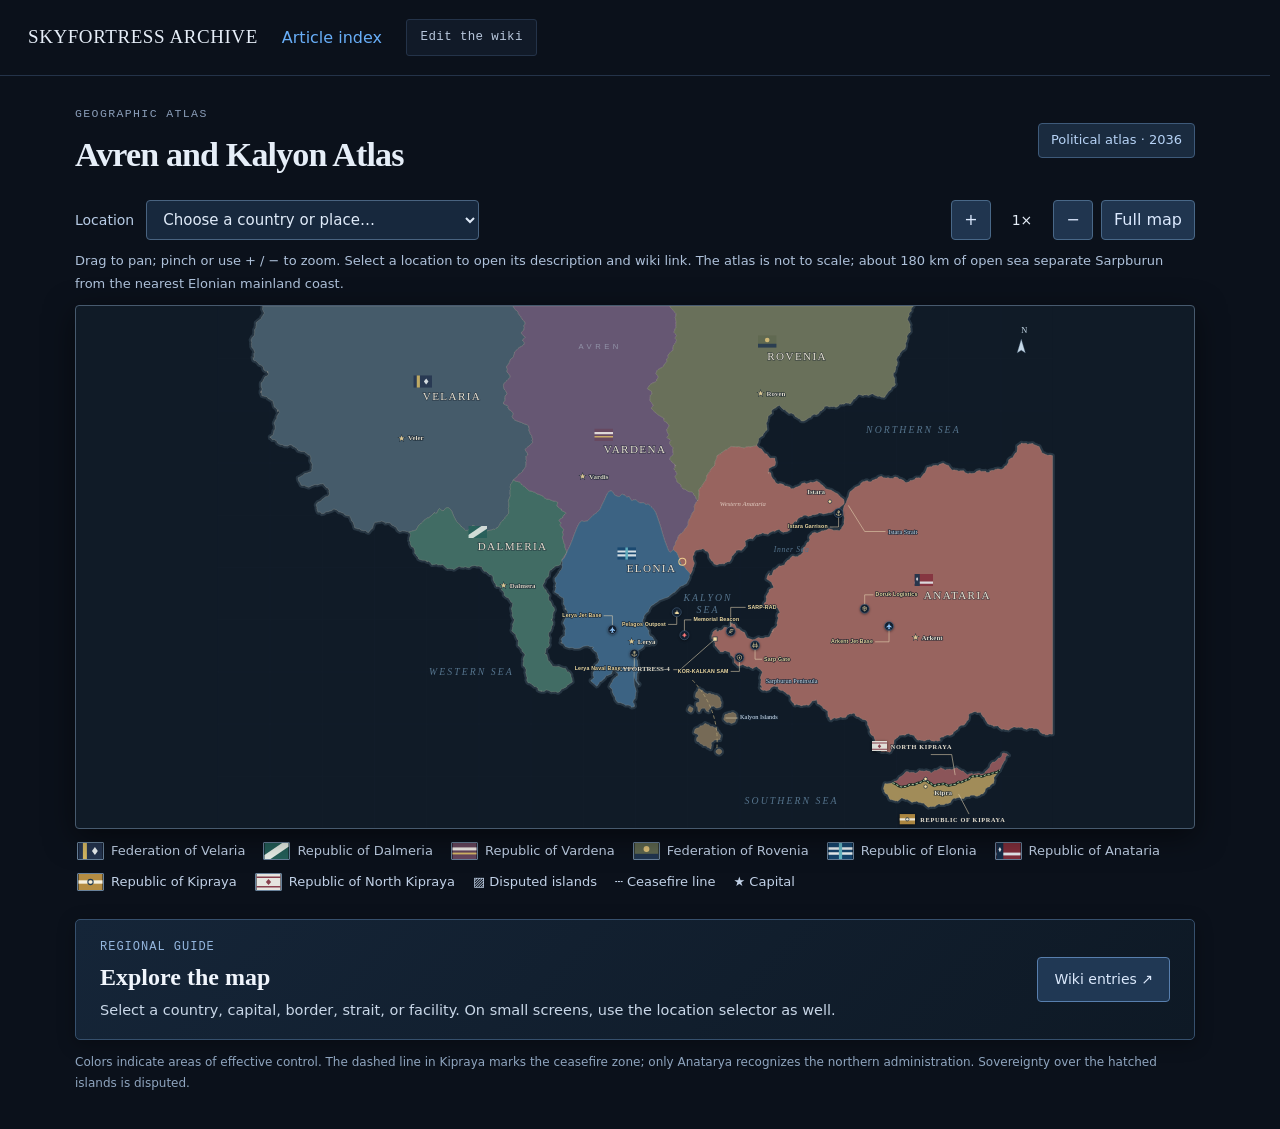
<file: harita.html>
<!doctype html><html lang="en"><head><meta charset="utf-8"><meta name="viewport" content="width=device-width,initial-scale=1"><meta name="color-scheme" content="dark"><meta name="theme-color" content="#0e1622"><title>Political map — Skyfortress Archive</title><meta http-equiv="refresh" content="0; url=/harita-en.html"><link rel="canonical" href="https://t1orstudios.github.io/harita-en.html"><script>location.replace('/harita-en.html'+location.search+location.hash)</script></head><body><p><a href="/harita-en.html">Open the political map ↗</a></p></body></html>
</file>
<file: style.css>
/* ============================================================================
 * SKYFORTRESS ARCHIVE — DECLASSIFIED NAVAL & ORBITAL DEFENSE ARCHIVE UI
 * ============================================================================ */

:root {
  color-scheme: dark;

  /* Core 60-30-10 dark slate palette (WCAG >= 4.5:1 text contrast) */
  --bg: #0b111b;
  --surface: #111a28;
  --surface-raised: #162234;
  --surface-hover: #1b2a40;
  --surface-inset: #090e17;

  --line: #243349;
  --line-strong: #364c6b;

  --ink: #e6eef8;
  --ink-2: #b8c7dc;
  --ink-muted: #8a9db8;

  /* Single restrained tactical accent */
  --accent: #68aef8;
  --accent-strong: #93c8ff;
  --accent-soft: rgba(104, 174, 248, 0.14);
  --accent-border: rgba(104, 174, 248, 0.44);

  /* Semantic faction & clearance tokens */
  --anataria: #e0a458;
  --anataria-bg: rgba(224, 164, 88, 0.12);
  --anataria-border: rgba(224, 164, 88, 0.36);

  --elonia: #5ec2e6;
  --elonia-bg: rgba(94, 194, 230, 0.12);
  --elonia-border: rgba(94, 194, 230, 0.36);

  --ostenya: #a5b4fc;
  --ostenya-bg: rgba(165, 180, 252, 0.11);
  --ostenya-border: rgba(165, 180, 252, 0.34);

  --neutral: #9db0c9;
  --neutral-bg: rgba(157, 176, 201, 0.11);
  --neutral-border: rgba(157, 176, 201, 0.3);

  --classified: #fca5a5;
  --classified-strong: #f87171;
  --classified-border: #991b1b;
  --classified-bg: #241016;

  /* Typography */
  --font-display: 'IBM Plex Serif', Georgia, 'Times New Roman', serif;
  --font-sans: 'IBM Plex Sans', system-ui, -apple-system, 'Segoe UI', sans-serif;
  --font-mono: 'IBM Plex Mono', ui-monospace, SFMono-Regular, Menlo, Consolas, monospace;

  /* Layout geometry */
  --header-h: 4.5rem;
  --radius-sm: 3px;
  --radius-md: 5px;
  --shadow-card: 0 6px 20px rgba(3, 7, 14, 0.34);
  --shadow-overlay: 0 16px 38px rgba(2, 6, 12, 0.65);

  /* Compatibility aliases for map.css / editor.css */
  --blue: var(--accent);
  --muted: var(--ink-muted);
  --navy: var(--ink);
}

*, *::before, *::after {
  box-sizing: border-box;
}

html {
  font-size: 16px;
  background: var(--bg);
  color: var(--ink);
  scrollbar-gutter: stable;
  scroll-padding-top: calc(var(--header-h) + 1.5rem);
  scrollbar-width: thin;
  scrollbar-color: var(--line-strong) var(--bg);
  -webkit-text-size-adjust: 100%;
  text-size-adjust: 100%;
}

body {
  margin: 0;
  font-family: var(--font-sans);
  font-size: 1rem;
  line-height: 1.6;
  color: var(--ink);
  background: var(--bg);
  text-align: start;
}

::selection {
  background: rgba(104, 174, 248, 0.3);
  color: #f8fbff;
}

input, textarea, select {
  caret-color: var(--accent);
  font: inherit;
}

button {
  font: inherit;
}

a {
  color: var(--accent);
  text-decoration: none;
  text-underline-offset: 0.2em;
}

a:hover {
  color: var(--accent-strong);
  text-decoration: underline;
}

a:focus-visible,
button:focus-visible,
input:focus-visible,
select:focus-visible,
textarea:focus-visible,
summary:focus-visible,
[tabindex]:focus-visible {
  outline: 2px solid var(--accent);
  outline-offset: 3px;
}

.visually-hidden {
  position: absolute;
  inline-size: 1px;
  block-size: 1px;
  overflow: hidden;
  clip-path: inset(50%);
  white-space: nowrap;
}

.skip-link {
  position: absolute;
  inset-block-start: -100%;
  inset-inline-start: 1rem;
  z-index: 100;
  padding: 0.65rem 1rem;
  border-radius: var(--radius-sm);
  background: var(--surface-raised);
  border: 1px solid var(--accent);
  color: var(--ink);
  font-family: var(--font-mono);
  font-size: 0.8125rem;
}

.skip-link:focus {
  inset-block-start: 0.75rem;
}

/* ============================================================================
 * TOP BANNER & STATE-AWARE STICKY HEADER
 * ============================================================================ */

.fiction-banner {
  padding: 0.45rem 1.5rem;
  background: var(--surface-inset);
  border-bottom: 1px solid var(--line);
  color: var(--ink-muted);
  font-family: var(--font-mono);
  font-size: 0.75rem;
  letter-spacing: 0.04em;
  text-align: center;
  line-height: 1.5;
}

.site-header-sentinel {
  inline-size: 100%;
  block-size: 1px;
  pointer-events: none;
}

.site-header-wrap {
  position: sticky;
  inset-block-start: 0;
  z-index: 40;
  container-type: scroll-state;
  container-name: site-header;
}

/* Base header preserves compatibility with harita-en.html and edit.html */
header {
  min-block-size: var(--header-h);
  border-bottom: 1px solid var(--line);
  display: flex;
  align-items: safe center;
  gap: 1.5rem;
  padding: 0.75rem 2.25rem;
  position: relative;
  background: var(--bg);
  z-index: 5;
}

.site-header {
  max-inline-size: 100%;
  transition: background-color 0.18s ease, border-color 0.18s ease, box-shadow 0.18s ease;
}

@container site-header scroll-state(stuck: top) {
  .site-header {
    background: rgba(11, 17, 27, 0.88);
    backdrop-filter: blur(12px);
    -webkit-backdrop-filter: blur(12px);
    border-bottom-color: var(--line-strong);
    box-shadow: 0 10px 28px rgba(2, 6, 12, 0.45);
  }
}

.site-header-wrap.is-stuck .site-header {
  background: rgba(11, 17, 27, 0.88);
  backdrop-filter: blur(12px);
  -webkit-backdrop-filter: blur(12px);
  border-bottom-color: var(--line-strong);
  box-shadow: 0 10px 28px rgba(2, 6, 12, 0.45);
}

.brand {
  color: var(--ink);
  display: inline-flex;
  align-items: center;
  gap: 0.85rem;
  min-inline-size: 0;
  flex-shrink: 0;
  font-family: var(--font-display);
  font-size: 1.1875rem;
  letter-spacing: 0.03em;
}

.brand:hover {
  color: var(--ink);
  text-decoration: none;
}

.brand b {
  font-weight: 500;
  color: var(--ink-2);
}

.brand small {
  display: block;
  font-family: var(--font-mono);
  font-size: 0.625rem;
  letter-spacing: 0.16em;
  color: var(--ink-muted);
  margin-block-start: 0.2rem;
}

.mark {
  font-family: var(--font-display);
  font-size: 2.15rem;
  line-height: 1;
  border-inline-end: 1px solid var(--line-strong);
  padding-inline-end: 0.85rem;
  position: relative;
  color: var(--ink);
}

.mark span {
  font-family: var(--font-mono);
  font-size: 0.72rem;
  font-weight: 600;
  color: var(--accent);
  position: relative;
  vertical-align: super;
  margin-inline-start: 0.08rem;
}

/* Search Bar */
.search {
  position: relative;
  flex: 1 1 20rem;
  max-inline-size: 34rem;
  min-inline-size: 0;
  display: flex;
  align-items: center;
  gap: 0.65rem;
  background: var(--surface);
  border: 1px solid var(--line);
  border-radius: var(--radius-md);
  padding: 0.5rem 0.85rem;
  min-block-size: 2.625rem;
  transition: border-color 0.15s ease, background-color 0.15s ease;
}

.search:focus-within {
  border-color: var(--accent-border);
  background: var(--surface-raised);
}

.search-icon {
  inline-size: 1rem;
  block-size: 1rem;
  flex-shrink: 0;
  color: var(--ink-muted);
}

.search input {
  border: 0;
  outline: 0;
  background: transparent;
  inline-size: 100%;
  min-inline-size: 0;
  font-size: 0.9375rem;
  color: var(--ink);
}

.search input::placeholder {
  color: var(--ink-muted);
}

.search kbd {
  font-family: var(--font-mono);
  font-size: 0.75rem;
  color: var(--ink-muted);
  border: 1px solid var(--line-strong);
  background: var(--surface-inset);
  padding: 0.1rem 0.42rem;
  border-radius: var(--radius-sm);
  flex-shrink: 0;
}

#results {
  position: absolute;
  inset-block-start: calc(100% + 6px);
  inset-inline: 0;
  background: var(--surface-raised);
  border: 1px solid var(--line-strong);
  box-shadow: var(--shadow-overlay);
  border-radius: var(--radius-md);
  max-block-size: min(26rem, 65dvh);
  overflow-y: auto;
  overscroll-behavior: contain;
  z-index: 60;
}

#results a.search-item {
  display: block;
  padding: 0.78rem 1rem;
  border-bottom: 1px solid var(--line);
  text-decoration: none;
  transition: background-color 0.12s ease;
}

#results a.search-item:last-child {
  border-bottom: 0;
}

#results a.search-item:hover,
#results a.search-item.is-active {
  background: var(--surface-hover);
  text-decoration: none;
}

#results .search-item-top {
  display: flex;
  align-items: center;
  justify-content: space-between;
  gap: 0.6rem;
}

#results .search-item-title {
  color: var(--ink);
  font-family: var(--font-display);
  font-size: 0.98rem;
  font-weight: 500;
}

#results .search-item.is-active .search-item-title {
  color: var(--accent-strong);
}

#results .search-item-meta {
  display: inline-flex;
  align-items: center;
  gap: 0.4rem;
  font-family: var(--font-mono);
  font-size: 0.6875rem;
  color: var(--ink-muted);
  flex-shrink: 0;
}

#results small.search-item-desc {
  display: block;
  color: var(--ink-2);
  margin-block-start: 0.25rem;
  font-size: 0.8125rem;
  line-height: 1.45;
}

#results .search-empty {
  margin: 0;
  padding: 1rem;
  font-size: 0.875rem;
  color: var(--ink-2);
}

.header-actions {
  margin-inline-start: auto;
  display: inline-flex;
  align-items: center;
  gap: 0.65rem;
  flex-shrink: 0;
}

.header-action,
.admin-entry {
  display: inline-flex;
  align-items: center;
  gap: 0.4rem;
  min-block-size: 2.35rem;
  padding: 0.4rem 0.85rem;
  border-radius: var(--radius-sm);
  font-family: var(--font-mono);
  font-size: 0.78rem;
  letter-spacing: 0.03em;
  color: var(--ink-2);
  border: 1px solid var(--line);
  background: var(--surface);
  white-space: nowrap;
  transition: border-color 0.15s ease, color 0.15s ease, background-color 0.15s ease;
}

.header-action:hover,
.admin-entry:hover {
  color: var(--ink);
  border-color: var(--accent-border);
  background: var(--surface-raised);
  text-decoration: none;
}

.menu-trigger {
  display: none;
  align-items: center;
  gap: 0.45rem;
  min-block-size: 2.5rem;
  padding: 0.45rem 0.78rem;
  border-radius: var(--radius-sm);
  border: 1px solid var(--line-strong);
  background: var(--surface);
  color: var(--ink);
  font-family: var(--font-mono);
  font-size: 0.78rem;
  letter-spacing: 0.04em;
  cursor: pointer;
  flex-shrink: 0;
}

.menu-trigger:hover {
  border-color: var(--accent-border);
  background: var(--surface-raised);
}

.menu-trigger svg {
  inline-size: 1.05rem;
  block-size: 1.05rem;
}

/* ============================================================================
 * 3-COLUMN ARCHIVE SHELL & SIDEBAR COUNTS
 * ============================================================================ */

.layout {
  display: grid;
  grid-template-columns: 232px minmax(0, 1fr) 204px;
  gap: 2.5rem;
  max-inline-size: 1460px;
  margin-inline: auto;
  padding: 2.25rem 2.25rem 4.5rem;
  min-block-size: calc(100dvh - 10rem);
}

.layout--no-toc {
  grid-template-columns: 232px minmax(0, 1fr);
}

.sidebar {
  border-inline-end: 1px solid var(--line);
  padding-inline-end: 1.35rem;
}

.nav-label {
  font-family: var(--font-mono);
  font-size: 0.7rem;
  font-weight: 600;
  color: var(--ink-muted);
  letter-spacing: 0.12em;
  text-transform: uppercase;
  margin: 0.25rem 0 0.85rem;
}

.sidebar nav,
.drawer-nav {
  display: flex;
  flex-direction: column;
  gap: 0.2rem;
}

.sidebar nav a,
.drawer-nav a {
  display: flex;
  align-items: center;
  justify-content: space-between;
  gap: 0.5rem;
  min-block-size: 2.35rem;
  padding: 0.45rem 0.75rem;
  border-radius: var(--radius-sm);
  border-inline-start: 2px solid transparent;
  font-size: 0.9rem;
  color: var(--ink-2);
  transition: background-color 0.14s ease, color 0.14s ease, border-color 0.14s ease;
}

.sidebar nav a:hover,
.drawer-nav a:hover {
  background: var(--surface);
  color: var(--ink);
  text-decoration: none;
}

.sidebar nav a.active,
.drawer-nav a.active {
  background: var(--accent-soft);
  color: var(--accent-strong);
  border-inline-start-color: var(--accent);
  font-weight: 600;
}

.nav-count {
  font-family: var(--font-mono);
  font-size: 0.72rem;
  font-variant-numeric: tabular-nums;
  color: var(--ink-muted);
  background: var(--surface-inset);
  border: 1px solid var(--line);
  padding: 0.08rem 0.42rem;
  border-radius: var(--radius-sm);
  flex-shrink: 0;
}

a.active .nav-count {
  color: var(--accent-strong);
  border-color: var(--accent-border);
  background: rgba(104, 174, 248, 0.12);
}

.sidebar-note {
  border-top: 1px solid var(--line);
  margin-block-start: 2rem;
  padding-block-start: 1.25rem;
}

.sidebar-note span {
  font-family: var(--font-mono);
  font-size: 0.6875rem;
  letter-spacing: 0.1em;
  color: var(--ink-muted);
}

.sidebar-note p {
  font-family: var(--font-display);
  font-size: 0.95rem;
  line-height: 1.55;
  color: var(--ink-2);
  margin: 0.6rem 0 0.5rem;
}

.sidebar-note small {
  font-family: var(--font-mono);
  font-size: 0.72rem;
  color: var(--ink-muted);
}

/* ============================================================================
 * STICKY RIGHT TOC & SCROLLSPY
 * ============================================================================ */

main {
  min-inline-size: 0;
  outline: 0;
  overflow-wrap: anywhere;
}

.contents {
  position: sticky;
  inset-block-start: calc(var(--header-h) + 1.5rem);
  align-self: start;
  max-block-size: calc(100dvh - var(--header-h) - 2.5rem);
  overflow-y: auto;
  overscroll-behavior: contain;
  padding-block-start: 0.25rem;
}

/* Scrollspy: native :target-current works without JS; JS toggle prevents double-highlight on short pages */
#toc:not(.is-js-scrollspy) {
  scroll-target-group: auto;
}

#toc {
  display: flex;
  flex-direction: column;
  gap: 0.15rem;
}

#toc a {
  display: block;
  font-size: 0.8125rem;
  line-height: 1.45;
  color: var(--ink-muted);
  padding: 0.42rem 0.65rem 0.42rem 0.85rem;
  border-inline-start: 2px solid var(--line);
  border-radius: 0 var(--radius-sm) var(--radius-sm) 0;
  transition: color 0.14s ease, border-color 0.14s ease, background-color 0.14s ease;
}

#toc a:hover {
  color: var(--ink);
  border-inline-start-color: var(--line-strong);
  text-decoration: none;
}

#toc a:is(:target-current, .target-current) {
  color: var(--accent-strong);
  border-inline-start-color: var(--accent);
  background: var(--accent-soft);
  font-weight: 600;
}

.reading-note {
  margin-block-start: 1.75rem;
  border-top: 1px solid var(--line);
  padding-block-start: 1rem;
  font-family: var(--font-mono);
  font-size: 0.6875rem;
  color: var(--ink-muted);
  letter-spacing: 0.08em;
}

.reading-note p {
  font-family: var(--font-sans);
  font-size: 0.8125rem;
  letter-spacing: 0;
  line-height: 1.55;
  color: var(--ink-2);
  margin: 0.45rem 0 0;
}

/* ============================================================================
 * ARTICLE HEADER, TYPOGRAPHY & BODY
 * ============================================================================ */

.breadcrumb {
  font-family: var(--font-mono);
  font-size: 0.75rem;
  color: var(--ink-muted);
  display: flex;
  align-items: center;
  gap: 0.55rem;
  margin: 0.25rem 0 1.1rem;
  flex-wrap: wrap;
}

.article-top {
  display: flex;
  align-items: center;
  flex-wrap: wrap;
  gap: 0.65rem;
  margin-block-end: 0.5rem;
}

.eyebrow {
  font-family: var(--font-mono);
  font-size: 0.72rem;
  letter-spacing: 0.12em;
  color: var(--ink-muted);
  text-transform: uppercase;
}

.badge {
  display: inline-flex;
  align-items: center;
  font-family: var(--font-mono);
  font-size: 0.72rem;
  font-variant-numeric: tabular-nums;
  background: var(--surface-raised);
  border: 1px solid var(--line-strong);
  padding: 0.2rem 0.6rem;
  color: var(--ink-2);
  border-radius: var(--radius-sm);
}

h1 {
  font-family: var(--font-display);
  font-weight: 600;
  font-size: clamp(1.85rem, 1.35rem + 1.8vw, 2.75rem);
  line-height: 1.16;
  letter-spacing: -0.025em;
  color: var(--ink);
  margin: 0.5rem 0 0.85rem;
  text-wrap: balance;
}

.subtitle {
  color: var(--ink-2);
  font-size: 1rem;
  line-height: 1.65;
  margin: 0 0 1.25rem;
  max-inline-size: 68ch;
  text-wrap: pretty;
}

.tabbar {
  display: flex;
  align-items: center;
  flex-wrap: wrap;
  border-bottom: 1px solid var(--line-strong);
  margin-block-end: 1.75rem;
  gap: 1.5rem;
  font-size: 0.875rem;
}

.tabbar span {
  padding-block: 0.25rem 0.75rem;
  border-bottom: 2px solid var(--accent);
  color: var(--accent-strong);
  font-weight: 600;
}

.tabbar a {
  color: var(--ink-2);
  padding-block: 0.25rem 0.75rem;
}

.tabbar small {
  margin-inline-start: auto;
  font-family: var(--font-mono);
  color: var(--ink-muted);
  font-size: 0.72rem;
  padding-block-end: 0.75rem;
}

.lead {
  font-size: 1.0625rem;
  line-height: 1.75;
  color: var(--ink);
  margin: 0 0 1.5rem;
  max-inline-size: 68ch;
  text-wrap: pretty;
}

p {
  line-height: 1.72;
}

h2 {
  font-family: var(--font-display);
  font-weight: 600;
  font-size: clamp(1.3rem, 1.1rem + 0.7vw, 1.65rem);
  line-height: 1.25;
  color: var(--ink);
  border-bottom: 1px solid var(--line);
  padding-block-end: 0.6rem;
  margin: 2.35rem 0 1rem;
  text-wrap: balance;
}

section[id],
h2[id] {
  scroll-margin-top: calc(var(--header-h) + 1.5rem);
}

h3 {
  font-family: var(--font-display);
  font-weight: 600;
  font-size: 1.1875rem;
  line-height: 1.32;
  color: var(--ink);
  margin: 0 0 0.5rem;
  text-wrap: balance;
}

.article-body {
  font-size: 1rem;
}

.article-body p,
.article-body section p {
  font-size: 1rem;
  line-height: 1.74;
  color: var(--ink-2);
  max-inline-size: 68ch;
  margin: 0 0 1.05rem;
  text-wrap: pretty;
}

.article-body::after {
  content: '';
  display: block;
  clear: both;
}

/* Inline TOC hidden on desktop (>1150px) to avoid duplicate TOC with aside.contents */
.article-toc {
  display: none;
  max-inline-size: 100%;
  background: var(--surface);
  border: 1px solid var(--line-strong);
  border-radius: var(--radius-md);
  margin: 1.4rem 0;
  padding: 0.85rem 1.2rem;
  font-size: 0.875rem;
  line-height: 1.75;
}

.article-toc summary {
  font-family: var(--font-mono);
  font-size: 0.78rem;
  letter-spacing: 0.08em;
  text-transform: uppercase;
  font-weight: 600;
  color: var(--ink);
  cursor: pointer;
}

.article-toc ol {
  padding-inline-start: 1.35rem;
  margin: 0.65rem 0 0;
}

.article-toc a {
  display: inline-block;
  padding: 0.2rem 0;
}

.notice {
  font-size: 0.875rem;
  line-height: 1.65;
  border-inline-start: 3px solid var(--accent);
  background: var(--surface);
  border-top: 1px solid var(--line);
  border-inline-end: 1px solid var(--line);
  border-bottom: 1px solid var(--line);
  padding: 0.85rem 1.05rem;
  color: var(--ink-2);
  margin: 1.4rem 0;
  border-radius: 0 var(--radius-sm) var(--radius-sm) 0;
  max-inline-size: 68ch;
}

/* ============================================================================
 * INFOBOX & ARTICLE MEDIA
 * ============================================================================ */

.facts {
  float: inline-end;
  inline-size: 292px;
  margin: 0 0 1.5rem 1.75rem;
  border: 1px solid var(--line-strong);
  background: var(--surface);
  border-radius: var(--radius-md);
  overflow: hidden;
  font-variant-numeric: tabular-nums;
}

.facts-title {
  padding: 0.95rem 1.05rem;
  background: var(--surface-raised);
  border-bottom: 1px solid var(--line);
  font-family: var(--font-display);
  font-weight: 600;
  font-size: 1.15rem;
  line-height: 1.3;
  color: var(--ink);
}

.facts dl {
  margin: 0;
  padding: 0.35rem 1.05rem;
}

.facts dl div {
  padding: 0.68rem 0;
  border-bottom: 1px solid var(--line);
}

.facts dl div:last-child {
  border-bottom: 0;
}

.facts dt {
  font-family: var(--font-mono);
  font-size: 0.6875rem;
  letter-spacing: 0.06em;
  text-transform: uppercase;
  color: var(--ink-muted);
  margin-block-end: 0.3rem;
}

.facts dd {
  font-size: 0.875rem;
  line-height: 1.55;
  color: var(--ink);
  margin: 0;
}

.article-image {
  margin: 0 0 1.6rem;
  border: 1px solid var(--line-strong);
  border-radius: var(--radius-md);
  overflow: hidden;
  background: var(--surface);
}

.facts .article-image {
  margin: 0;
  border: 0;
  border-bottom: 1px solid var(--line);
  border-radius: 0;
}

.article-image > a {
  display: block;
  line-height: 0;
}

.article-image img {
  inline-size: 100%;
  block-size: auto;
  aspect-ratio: 3 / 2;
  max-block-size: 420px;
  object-fit: cover;
  display: block;
}

.facts .article-image img {
  max-block-size: none;
}

.article-image.flag img {
  aspect-ratio: 3 / 2;
  object-fit: contain;
  background: var(--surface-inset);
  padding: 0.75rem;
}

.article-image.patch img {
  aspect-ratio: 1 / 1;
  object-fit: contain;
  background: var(--surface-inset);
  padding: 1rem;
  max-block-size: 320px;
}

.article-image figcaption {
  padding: 0.6rem 0.85rem;
  color: var(--ink-2);
  font-size: 0.75rem;
  line-height: 1.5;
  border-top: 1px solid var(--line);
}

.asset-download {
  display: block;
  margin-block-start: 0.4rem;
  font-family: var(--font-mono);
  font-size: 0.75rem;
  color: var(--accent);
}

/* Related links */
.related {
  display: flex;
  flex-wrap: wrap;
  gap: 0.55rem;
  margin-block-start: 1rem;
}

.related a {
  display: inline-flex;
  align-items: center;
  min-block-size: 2.35rem;
  border: 1px solid var(--line-strong);
  border-radius: var(--radius-sm);
  font-size: 0.84rem;
  padding: 0.4rem 0.78rem;
  background: var(--surface);
  color: var(--ink-2);
  transition: border-color 0.14s ease, background-color 0.14s ease, color 0.14s ease;
}

.related a:hover {
  border-color: var(--accent-border);
  background: var(--surface-raised);
  color: var(--ink);
  text-decoration: none;
}

/* ============================================================================
 * HOMEPAGE HERO FEATURE, CALLOUT, TIMELINE & TABLES
 * ============================================================================ */

.feature {
  border: 1px solid var(--line-strong);
  background: var(--surface);
  border-radius: var(--radius-md);
  padding: 1.5rem 1.75rem;
  margin: 1.5rem 0;
  overflow: hidden;
}

.feature .article-image {
  margin: -1.5rem -1.75rem 1.35rem;
  border-width: 0 0 1px;
  border-radius: 0;
}

.feature .article-image img {
  aspect-ratio: 16 / 9;
  max-block-size: 340px;
}

.feature h2 {
  font-size: clamp(1.55rem, 1.3rem + 0.9vw, 2.05rem);
  border: 0;
  padding: 0;
  margin: 0.55rem 0 0.65rem;
}

.feature p {
  font-size: 0.98rem;
  line-height: 1.72;
  color: var(--ink-2);
  max-inline-size: 64ch;
  margin: 0 0 1rem;
}

.feature > a {
  font-family: var(--font-mono);
  font-size: 0.8125rem;
  font-weight: 600;
}

.map-callout {
  display: flex;
  flex-wrap: wrap;
  align-items: center;
  gap: 0.65rem 1rem;
  padding: 0.9rem 1.15rem;
  background: var(--surface);
  border: 1px solid var(--line-strong);
  border-inline-start: 3px solid var(--accent);
  border-radius: var(--radius-sm);
  font-size: 0.9rem;
  color: var(--ink-2);
  margin: 1.25rem 0 1.75rem;
}

.map-callout a {
  font-family: var(--font-mono);
  font-size: 0.82rem;
  font-weight: 600;
}

.cards {
  display: grid;
  grid-template-columns: repeat(auto-fill, minmax(260px, 1fr));
  gap: 0.95rem;
}

.card {
  border: 1px solid var(--line);
  background: var(--surface);
  padding: 1.15rem;
  display: flex;
  flex-direction: column;
  color: inherit;
  border-radius: var(--radius-md);
  transition: background-color 0.15s ease, border-color 0.15s ease, transform 0.15s ease;
}

.card:hover {
  background: var(--surface-raised);
  border-color: var(--accent-border);
  text-decoration: none;
  transform: translateY(-2px);
}

.card-image {
  display: block;
  inline-size: 100%;
  block-size: auto;
  aspect-ratio: 16 / 9;
  object-fit: cover;
  border-radius: var(--radius-sm);
  margin-block-end: 0.9rem;
  border: 1px solid var(--line);
  background: var(--surface-inset);
}

.card h3 {
  color: var(--ink);
  font-size: 1.1875rem;
  margin: 0.45rem 0 0.4rem;
}

.card:hover h3 {
  color: var(--accent-strong);
}

.card p {
  font-size: 0.88rem;
  line-height: 1.6;
  margin: 0;
  color: var(--ink-2);
}

.card-foot {
  display: inline-block;
  font-family: var(--font-mono);
  font-size: 0.75rem;
  color: var(--accent);
  margin-block-start: auto;
  padding-block-start: 0.85rem;
}

.timeline {
  padding-inline-start: 1.35rem;
  border-inline-start: 2px solid var(--line-strong);
  margin: 1.25rem 0;
}

.timeline section {
  margin-block-end: 1.5rem;
}

.timeline small {
  font-family: var(--font-mono);
  font-size: 0.72rem;
  letter-spacing: 0.08em;
  color: var(--ink-muted);
}

.timeline h3 {
  font-size: 1.15rem;
  margin: 0.3rem 0 0.35rem;
}

.timeline p {
  font-size: 0.9375rem;
  color: var(--ink-2);
  margin: 0;
}

.table-scroll {
  max-inline-size: 100%;
  overflow-x: auto;
  border: 1px solid var(--line-strong);
  border-radius: var(--radius-md);
}

.membership {
  clear: both;
}

.membership table {
  inline-size: 100%;
  border-collapse: collapse;
  font-size: 0.875rem;
  min-inline-size: 420px;
}

.membership th,
.membership td {
  text-align: start;
  padding: 0.8rem 1rem;
  border-bottom: 1px solid var(--line);
}

.membership th {
  font-family: var(--font-mono);
  font-size: 0.75rem;
  letter-spacing: 0.05em;
  text-transform: uppercase;
  color: var(--ink-2);
  background: var(--surface-raised);
}

.membership td img {
  vertical-align: middle;
  margin-inline-end: 0.45rem;
}

/* ============================================================================
 * CATEGORY FILTERS, FACTION BADGES & ENTITY CARD GRIDS (/units, /countries, etc.)
 * ============================================================================ */

.filter-bar {
  display: flex;
  flex-wrap: wrap;
  flex-wrap: balance;
  gap: 0.5rem;
  align-items: safe center;
  margin: 0 0 0.85rem;
}

.filter-chip {
  display: inline-flex;
  align-items: center;
  gap: 0.45rem;
  min-block-size: 2.35rem;
  padding: 0.38rem 0.85rem;
  border-radius: var(--radius-sm);
  border: 1px solid var(--line-strong);
  background: var(--surface);
  color: var(--ink-2);
  font-family: var(--font-mono);
  font-size: 0.78rem;
  letter-spacing: 0.03em;
  cursor: pointer;
  transition: border-color 0.14s ease, background-color 0.14s ease, color 0.14s ease;
}

.filter-chip:hover {
  border-color: var(--accent-border);
  background: var(--surface-raised);
  color: var(--ink);
}

.filter-chip[aria-pressed="true"] {
  background: var(--accent-soft);
  border-color: var(--accent);
  color: var(--ink);
  font-weight: 600;
}

.chip-count {
  font-variant-numeric: tabular-nums;
  font-size: 0.72rem;
  color: var(--ink-muted);
  background: var(--surface-inset);
  border: 1px solid var(--line);
  padding: 0.05rem 0.38rem;
  border-radius: 2px;
}

.filter-chip[aria-pressed="true"] .chip-count {
  color: var(--accent-strong);
  border-color: var(--accent-border);
}

.filter-status {
  margin: 0 0 1.4rem;
  font-family: var(--font-mono);
  font-size: 0.78rem;
  color: var(--ink-muted);
}

.group-section {
  margin-block-end: 2.25rem;
}

.group-heading {
  display: flex;
  align-items: center;
  justify-content: space-between;
  gap: 0.75rem;
  font-family: var(--font-mono);
  font-size: 0.82rem;
  font-weight: 600;
  letter-spacing: 0.08em;
  text-transform: uppercase;
  color: var(--ink);
  border-bottom: 1px solid var(--line-strong);
  padding-block-end: 0.55rem;
  margin: 1.75rem 0 1rem;
}

.group-heading .group-count {
  font-variant-numeric: tabular-nums;
  font-size: 0.75rem;
  color: var(--ink-muted);
}

.group-heading--classified {
  color: var(--classified);
  border-bottom-color: var(--classified-border);
}

/* Faction & Classified Badges */
.faction-pill,
.classified-badge,
.classified-pill {
  display: inline-flex;
  align-items: center;
  font-family: var(--font-mono);
  font-size: 0.6875rem;
  font-weight: 600;
  letter-spacing: 0.06em;
  text-transform: uppercase;
  padding: 0.16rem 0.5rem;
  border-radius: 2px;
  line-height: 1.35;
}

.faction-pill--anataria {
  color: var(--anataria);
  background: var(--anataria-bg);
  border: 1px solid var(--anataria-border);
}

.faction-pill--elonia {
  color: var(--elonia);
  background: var(--elonia-bg);
  border: 1px solid var(--elonia-border);
}

.faction-pill--ostenya {
  color: var(--ostenya);
  background: var(--ostenya-bg);
  border: 1px solid var(--ostenya-border);
}

.faction-pill--other {
  color: var(--neutral);
  background: var(--neutral-bg);
  border: 1px solid var(--neutral-border);
}

.classified-badge,
.classified-pill {
  color: var(--classified);
  background: var(--classified-bg);
  border: 1px solid var(--classified-border);
}

/* Entity Card Grid & Container Query Adaptation */
.entity-grid {
  display: grid;
  grid-template-columns: repeat(auto-fill, minmax(290px, 1fr));
  gap: 0.95rem;
}

.entity-card-link {
  display: block;
  color: inherit;
  text-decoration: none;
  container: entity-card / inline-size;
}

.entity-card-link:hover {
  text-decoration: none;
}

.entity-card {
  block-size: 100%;
  display: grid;
  grid-template-rows: auto 1fr auto;
  gap: 0.65rem;
  padding: 1.05rem 1.15rem;
  background: var(--surface);
  border: 1px solid var(--line);
  border-radius: var(--radius-md);
  transition: border-color 0.15s ease, background-color 0.15s ease, transform 0.15s ease;
}

.entity-card-link:hover .entity-card {
  background: var(--surface-raised);
  border-color: var(--accent-border);
  transform: translateY(-2px);
}

.entity-card--classified {
  border-color: rgba(153, 27, 27, 0.72);
  background: linear-gradient(180deg, rgba(36, 16, 22, 0.42) 0%, var(--surface) 100%);
}

.entity-card-link:hover .entity-card--classified {
  border-color: var(--classified-strong);
  background: linear-gradient(180deg, rgba(46, 18, 26, 0.56) 0%, var(--surface-raised) 100%);
}

/* Unit / Organization Emblem Card */
.entity-card--patch {
  grid-template-columns: 76px minmax(0, 1fr);
  grid-template-rows: auto 1fr auto;
  column-gap: 1rem;
  row-gap: 0.4rem;
}

.entity-card--patch > img {
  grid-column: 1;
  grid-row: 1 / 4;
  inline-size: 76px;
  block-size: 76px;
  object-fit: contain;
  background: var(--surface-inset);
  border: 1px solid var(--line-strong);
  border-radius: var(--radius-sm);
  padding: 0.38rem;
  align-self: start;
}

.entity-card--classified.entity-card--patch > img {
  padding: 0;
  object-fit: contain;
  background: #0f151f;
  border-color: #364152;
}

.entity-card--patch > header,
.entity-card--patch > p,
.entity-card--patch > footer {
  grid-column: 2;
  min-inline-size: 0;
}

/* Flag & Photo Cards */
.entity-card--flag,
.entity-card--photo {
  grid-template-rows: auto auto 1fr auto;
  padding: 0;
  gap: 0;
  overflow: clip;
}

.entity-card--flag > img,
.entity-card--photo > img {
  inline-size: 100%;
  block-size: auto;
  display: block;
  border-bottom: 1px solid var(--line);
  background: var(--surface-inset);
  transition: transform 0.22s ease;
}

.entity-card--flag > img {
  aspect-ratio: 3 / 2;
  object-fit: contain;
  padding: 0.75rem;
}

.entity-card--photo > img {
  aspect-ratio: 16 / 9;
  object-fit: cover;
}

.entity-card-link:hover .entity-card--photo > img {
  transform: scale(1.02);
}

.entity-card--flag > header,
.entity-card--photo > header {
  padding: 0.95rem 1.05rem 0.35rem;
}

.entity-card--flag > p,
.entity-card--photo > p {
  padding: 0 1.05rem 0.65rem;
}

.entity-card--flag > footer,
.entity-card--photo > footer {
  padding: 0.65rem 1.05rem 0.95rem;
  border-top: 1px solid rgba(36, 51, 73, 0.55);
}

.entity-card > header {
  display: flex;
  flex-direction: column;
  gap: 0.38rem;
  min-inline-size: 0;
}

.entity-badges {
  display: flex;
  flex-wrap: wrap;
  gap: 0.35rem;
  align-items: center;
}

.entity-card h3 {
  margin: 0;
  font-size: 1.08rem;
  line-height: 1.28;
  color: var(--ink);
}

.entity-card-link:hover .entity-card h3 {
  color: var(--accent-strong);
}

.entity-card-link:hover .entity-card--classified h3 {
  color: var(--classified);
}

.entity-card > p {
  margin: 0;
  font-size: 0.855rem;
  line-height: 1.52;
  color: var(--ink-2);
  display: -webkit-box;
  -webkit-line-clamp: 2;
  -webkit-box-orient: vertical;
  line-clamp: 2;
  overflow: clip;
}

.entity-card > footer {
  display: flex;
  align-items: center;
  justify-content: space-between;
  gap: 0.5rem;
  min-inline-size: 0;
  inline-size: 100%;
  padding: 0;
  margin: 0;
  border-top: 0;
  overflow: hidden;
  font-family: var(--font-mono);
  font-size: 0.72rem;
  color: var(--ink-muted);
}

.entity-card--flag > footer,
.entity-card--photo > footer {
  padding: 0.65rem 1.05rem 0.95rem;
  border-top: 1px solid rgba(36, 51, 73, 0.55);
}

.entity-meta {
  flex: 1 1 auto;
  min-inline-size: 0;
  overflow: hidden;
  text-overflow: ellipsis;
  white-space: nowrap;
}

.entity-cta {
  color: var(--accent);
  flex-shrink: 0;
}

@container entity-card (inline-size < 250px) {
  .entity-card--patch {
    grid-template-columns: minmax(0, 1fr);
    grid-template-rows: auto auto 1fr auto;
  }
  .entity-card--patch > img {
    grid-row: 1;
    inline-size: 64px;
    block-size: 64px;
  }
  .entity-card--patch > header,
  .entity-card--patch > p,
  .entity-card--patch > footer {
    grid-column: 1;
  }
}

/* Compact Index Rows (All Articles / Events / Documents / etc.) */
.index-list {
  border-top: 1px solid var(--line);
}

.index-row {
  display: flex;
  align-items: center;
  justify-content: space-between;
  gap: 1rem;
  padding: 0.9rem 0.45rem;
  border-bottom: 1px solid var(--line);
  transition: background-color 0.12s ease;
}

.index-row:hover {
  background: var(--surface);
}

.index-row-main {
  min-inline-size: 0;
}

.index-row a {
  font-family: var(--font-display);
  font-size: 1.125rem;
  font-weight: 500;
  color: var(--ink);
}

.index-row a:hover {
  color: var(--accent-strong);
}

.index-row-desc {
  margin: 0.22rem 0 0;
  font-size: 0.85rem;
  color: var(--ink-muted);
  line-height: 1.45;
}

.index-row-meta {
  display: inline-flex;
  align-items: center;
  flex-wrap: wrap;
  justify-content: flex-end;
  gap: 0.45rem;
  flex-shrink: 0;
  font-family: var(--font-mono);
  font-size: 0.72rem;
  color: var(--ink-muted);
}

/* ============================================================================
 * SCP / LEVEL-5 CLASSIFIED DOSSIER & REDACTION STYLING
 * ============================================================================ */

.classified-banner {
  position: relative;
  margin: 0 0 1.6rem;
  padding: 1.15rem 1.25rem 1rem;
  background: #10141d;
  border: 1px solid var(--classified-border);
  border-radius: var(--radius-md);
  box-shadow: var(--shadow-card);
  overflow: hidden;
}

.classified-banner::before {
  content: '';
  position: absolute;
  inset-block-start: 0;
  inset-inline: 0;
  block-size: 6px;
  background: repeating-linear-gradient(
    -45deg,
    #991b1b,
    #991b1b 10px,
    #171c26 10px,
    #171c26 20px
  );
}

.classified-banner-top {
  display: flex;
  flex-wrap: wrap;
  align-items: center;
  justify-content: space-between;
  gap: 0.65rem;
  margin: 0.25rem 0 0.65rem;
}

.classified-stamp {
  font-family: var(--font-mono);
  font-size: 0.75rem;
  font-weight: 700;
  letter-spacing: 0.12em;
  color: var(--classified);
  background: #2a0f14;
  border: 1.5px solid #dc2626;
  padding: 0.18rem 0.62rem;
  border-radius: 2px;
}

.classified-log {
  font-family: var(--font-mono);
  font-size: 0.7rem;
  letter-spacing: 0.08em;
  color: var(--ink-muted);
}

.classified-banner p {
  margin: 0;
  font-family: var(--font-mono);
  font-size: 0.8125rem;
  line-height: 1.6;
  color: var(--ink);
  max-inline-size: none;
}

.redacted-tag {
  display: inline-block;
  font-family: var(--font-mono);
  font-size: 0.8em;
  font-weight: 700;
  letter-spacing: 0.06em;
  padding: 0.08rem 0.38rem;
  border-radius: 2px;
  color: var(--classified);
  background: var(--classified-bg);
  border: 1px solid #7f1d1d;
  vertical-align: baseline;
}

.redacted-bar {
  display: inline-block;
  background: #05070a;
  color: #05070a;
  border: 1px solid #334155;
  border-radius: 2px;
  padding: 0 3px;
  line-height: 1.15;
  letter-spacing: -0.04em;
  user-select: none;
  transition: border-color 0.15s ease;
}

.redacted-bar:hover {
  border-color: #dc2626;
}

.classified-doc h1,
.classified-doc section h2,
.classified-doc .facts-title {
  font-family: var(--font-mono);
  letter-spacing: 0.02em;
}

.classified-doc .facts {
  border-color: #7f1d1d;
  background: #121722;
}

.classified-doc .facts-title {
  background: #231218;
  color: #fecaca;
  border-bottom: 1px solid #7f1d1d;
}

.classified-doc .facts dl div {
  border-color: #2b2330;
}

.classified-doc section h2 {
  color: #f8d7da;
  border-bottom-color: #5c1f26;
}

.classified-doc .article-toc {
  border-color: #5c1f26;
  background: #131722;
}

.classified-seal-frame {
  display: block;
  line-height: 0;
}

.article-image.classified-seal {
  border-color: #364152;
  background: #0f151f;
}

.article-image.classified-seal img {
  padding: 0;
  inline-size: 100%;
  aspect-ratio: 1 / 1;
  object-fit: contain;
  background: #0f151f;
}

.article-image.classified-seal figcaption {
  color: var(--ink-muted);
  font-family: var(--font-mono);
  letter-spacing: 0.05em;
  border-top-color: var(--line);
}

/* ============================================================================
 * MOBILE NAVIGATION DRAWER (<dialog> with scroll-snap + scroll-driven backdrop)
 * ============================================================================ */

.nav-drawer {
  --drawer-width: min(20rem, 84dvw, 100dvw - 24px);
  --drawer-backdrop: 0;

  inset: 0;
  inline-size: auto;
  block-size: auto;
  max-inline-size: none;
  max-block-size: none;
  margin: 0;
  padding: 0;
  background: transparent;
  border: 0;
  overflow: visible;
}

.nav-drawer::backdrop {
  background: #02050a;
  opacity: calc(var(--drawer-backdrop) * 0.72);
}

.nav-drawer-scroller {
  position: relative;
  display: grid;
  grid-template-columns: var(--drawer-width) 100%;
  overflow-x: scroll;
  overscroll-behavior: none;
  scrollbar-width: none;
  scroll-snap-type: x mandatory;
}

.nav-drawer-scroller::-webkit-scrollbar {
  display: none;
}

@media (prefers-reduced-motion: no-preference) {
  .nav-drawer-scroller {
    scroll-behavior: smooth;
  }
}

.nav-drawer-scroller::after {
  content: '';
  scroll-snap-align: end;
  scroll-initial-target: nearest;
}

.nav-drawer-sheet {
  display: grid;
  grid-template-rows: auto 1fr auto;
  block-size: 100svh;
  background: var(--surface);
  color: var(--ink);
  border-inline-end: 1px solid var(--line-strong);
  overflow-y: auto;
  overscroll-behavior: contain;
  scroll-snap-align: start;
  padding: 1rem;
  gap: 1rem;
}

.drawer-head {
  display: flex;
  align-items: center;
  justify-content: space-between;
  gap: 0.75rem;
  padding-block-end: 0.75rem;
  border-bottom: 1px solid var(--line);
}

.drawer-title {
  font-family: var(--font-mono);
  font-size: 0.75rem;
  letter-spacing: 0.12em;
  text-transform: uppercase;
  color: var(--ink-muted);
}

.drawer-close {
  display: inline-flex;
  align-items: center;
  justify-content: center;
  min-inline-size: 2.5rem;
  min-block-size: 2.5rem;
  padding: 0.35rem 0.65rem;
  border-radius: var(--radius-sm);
  border: 1px solid var(--line-strong);
  background: var(--surface-raised);
  color: var(--ink);
  cursor: pointer;
}

.drawer-close:hover {
  border-color: var(--accent-border);
}

.drawer-foot {
  border-top: 1px solid var(--line);
  padding-block-start: 0.85rem;
  font-family: var(--font-mono);
  font-size: 0.72rem;
  color: var(--ink-muted);
}

@supports (animation-timeline: scroll()) {
  .nav-drawer {
    timeline-scope: --drawer-fade;
    animation: fade-drawer-backdrop linear both;
    animation-timeline: --drawer-fade;
  }

  .nav-drawer-scroller {
    scroll-timeline: --drawer-fade x;
  }

  @property --drawer-backdrop {
    syntax: '<number>';
    inherits: true;
    initial-value: 0;
  }

  @keyframes fade-drawer-backdrop {
    0% { --drawer-backdrop: 1; }
    100% { --drawer-backdrop: 0; }
  }
}

/* ============================================================================
 * FOOTER
 * ============================================================================ */

body > footer {
  border-top: 1px solid var(--line);
  padding: 1.5rem 2.25rem;
  font-family: var(--font-mono);
  font-size: 0.75rem;
  color: var(--ink-muted);
  display: flex;
  flex-wrap: wrap;
  gap: 1.25rem;
  align-items: center;
  max-inline-size: 1460px;
  margin-inline: auto;
}

body > footer > span:first-child {
  color: var(--ink-2);
  letter-spacing: 0.12em;
}

body > footer > a {
  margin-inline-start: auto;
}

.editor-page .token-row button {
  white-space: nowrap;
  flex-shrink: 0;
}

/* ============================================================================
 * RESPONSIVE BREAKPOINTS
 * ============================================================================ */

@media (max-width: 1150px) {
  .layout {
    grid-template-columns: 215px minmax(0, 1fr);
    gap: 1.75rem;
  }
  .contents {
    display: none;
  }
  .article-toc {
    display: block;
  }
}

@media (max-width: 900px) {
  header {
    flex-wrap: wrap;
    padding: 0.75rem 1.15rem;
    gap: 0.75rem;
  }
  .menu-trigger {
    display: inline-flex;
  }
  .brand {
    font-size: 1.05rem;
    gap: 0.65rem;
  }
  .brand small {
    display: none;
  }
  .mark {
    font-size: 1.65rem;
    padding-inline-end: 0.65rem;
  }
  .header-actions {
    margin-inline-start: auto;
  }
  .search {
    order: 3;
    flex: 1 1 100%;
    max-inline-size: none;
  }
  .search kbd {
    display: none;
  }
  .layout {
    display: block;
    padding: 1.25rem 1.15rem 3rem;
  }
  .sidebar {
    display: none;
  }
  .facts {
    float: none;
    inline-size: 100%;
    margin: 0 0 1.4rem;
  }
  .facts dl {
    display: grid;
    grid-template-columns: repeat(2, minmax(0, 1fr));
    gap: 0 1.25rem;
  }
}

@media (max-width: 600px) {
  .fiction-banner {
    text-align: start;
    padding: 0.45rem 1rem;
  }
  .header-action {
    display: none;
  }
  .entity-grid,
  .cards {
    grid-template-columns: minmax(0, 1fr);
  }
  .facts dl {
    grid-template-columns: minmax(0, 1fr);
  }
  .tabbar small {
    display: none;
  }
  .index-row {
    flex-direction: column;
    align-items: flex-start;
    gap: 0.5rem;
  }
  .index-row-meta {
    justify-content: flex-start;
  }
  body > footer {
    padding: 1.25rem 1.15rem;
    flex-direction: column;
    align-items: flex-start;
  }
  body > footer > a {
    margin-inline-start: 0;
  }
}

@media (prefers-reduced-motion: reduce) {
  *, *::before, *::after {
    scroll-behavior: auto !important;
    transition: none !important;
    animation-duration: 0.001ms !important;
  }
}
</file>
<file: legal.css>
/* ============================================================================
 * SKYFORTRESS ARCHIVE — LEGAL & COMPLIANCE PAGES (/privacy/, /terms/)
 * Dark editorial stylesheet built on Skyfortress Archive & Tracker tokens.
 * ============================================================================ */

.legal-page {
  min-block-size: 100dvh;
  display: flex;
  flex-direction: column;
  background-color: var(--bg);
  background-image:
    radial-gradient(ellipse 80% 420px at 50% 0%, rgba(104, 174, 248, 0.06), transparent 72%);
}

.legal-page > footer {
  inline-size: 100%;
}

/* Header adjustments scoped to legal pages */
.legal-site-header {
  justify-content: space-between;
}

.legal-nav {
  display: inline-flex;
  align-items: center;
  gap: 0.65rem;
  flex-wrap: wrap;
}

.legal-nav .header-action[aria-current="page"] {
  background: var(--accent-soft);
  border-color: var(--accent-border);
  color: var(--accent-strong);
  font-weight: 600;
}

/* Main shell */
.legal-shell {
  flex: 1 0 auto;
  inline-size: 100%;
  max-inline-size: 1180px;
  margin-inline: auto;
  padding: 2.25rem 2.25rem 4.5rem;
  display: flex;
  flex-direction: column;
  gap: 1.75rem;
}

/* ============================================================================
 * ARCHIVAL HERO HEADER
 * ============================================================================ */

.legal-hero {
  position: relative;
  display: grid;
  grid-template-columns: minmax(0, 1fr) auto;
  gap: 1.5rem 2.25rem;
  align-items: end;
  padding: 1.85rem 2rem;
  background-color: var(--surface);
  background-image:
    linear-gradient(to right, rgba(104, 174, 248, 0.04) 1px, transparent 1px),
    linear-gradient(to bottom, rgba(104, 174, 248, 0.04) 1px, transparent 1px);
  background-size: 28px 28px;
  border: 1px solid var(--line);
  border-top: 2px solid var(--accent);
  border-radius: var(--radius-md);
  box-shadow: var(--shadow-card);
}

.legal-hero::before,
.legal-hero::after {
  content: "";
  position: absolute;
  inline-size: 10px;
  block-size: 10px;
  pointer-events: none;
}

.legal-hero::before {
  inset-block-end: -1px;
  inset-inline-start: -1px;
  border-block-end: 2px solid var(--line-strong);
  border-inline-start: 2px solid var(--line-strong);
}

.legal-hero::after {
  inset-block-end: -1px;
  inset-inline-end: -1px;
  border-block-end: 2px solid var(--line-strong);
  border-inline-end: 2px solid var(--line-strong);
}

.legal-ref {
  margin: 0 0 0.5rem;
  font-family: var(--font-mono);
  font-size: 0.72rem;
  font-weight: 500;
  letter-spacing: 0.13em;
  color: var(--accent);
  text-transform: uppercase;
}

.legal-title {
  margin: 0 0 0.7rem;
  font-family: var(--font-display);
  font-size: clamp(1.75rem, 2.6vw, 2.4rem);
  font-weight: 600;
  line-height: 1.18;
  letter-spacing: -0.015em;
  color: var(--ink);
}

.legal-subtitle {
  margin: 0;
  max-inline-size: 64ch;
  font-size: 0.96rem;
  line-height: 1.65;
  color: var(--ink-2);
}

.legal-meta-card {
  display: grid;
  gap: 0.5rem;
  padding: 0.95rem 1.15rem;
  background: var(--surface-inset);
  border: 1px solid var(--line);
  border-radius: var(--radius-sm);
  min-inline-size: 16.5rem;
  margin: 0;
}

.legal-meta-row {
  display: flex;
  align-items: baseline;
  justify-content: space-between;
  gap: 1rem;
  padding-block-end: 0.45rem;
  border-bottom: 1px solid rgba(36, 51, 73, 0.7);
}

.legal-meta-row:last-child {
  padding-block-end: 0;
  border-bottom: 0;
}

.legal-meta-row dt {
  font-family: var(--font-mono);
  font-size: 0.6875rem;
  letter-spacing: 0.08em;
  text-transform: uppercase;
  color: var(--ink-muted);
  white-space: nowrap;
}

.legal-meta-row dd {
  margin: 0;
  font-family: var(--font-mono);
  font-size: 0.78rem;
  font-weight: 500;
  color: var(--ink);
  text-align: end;
}

/* ============================================================================
 * TWO-COLUMN DOCUMENT GRID & STICKY CONTENTS
 * ============================================================================ */

.legal-grid {
  display: grid;
  grid-template-columns: minmax(0, 1fr) 248px;
  gap: 2.25rem;
  align-items: start;
}

.legal-doc {
  min-inline-size: 0;
  display: flex;
  flex-direction: column;
  gap: 1.65rem;
}

.legal-aside {
  position: sticky;
  inset-block-start: calc(var(--header-h) + 1.5rem);
  display: flex;
  flex-direction: column;
  gap: 1.25rem;
  max-block-size: calc(100dvh - var(--header-h) - 2.5rem);
  overflow-y: auto;
  overscroll-behavior: contain;
}

.legal-toc-panel {
  padding: 1.05rem 1.1rem;
  background: var(--surface);
  border: 1px solid var(--line);
  border-radius: var(--radius-md);
}

.legal-toc-title {
  margin: 0 0 0.75rem;
  font-family: var(--font-mono);
  font-size: 0.7rem;
  font-weight: 600;
  letter-spacing: 0.12em;
  text-transform: uppercase;
  color: var(--ink-muted);
}

.legal-toc {
  display: flex;
  flex-direction: column;
  gap: 0.15rem;
}

.legal-toc a {
  display: block;
  padding: 0.38rem 0.6rem 0.38rem 0.8rem;
  border-inline-start: 2px solid var(--line);
  border-radius: 0 var(--radius-sm) var(--radius-sm) 0;
  font-size: 0.8125rem;
  line-height: 1.42;
  color: var(--ink-muted);
  transition: color 0.14s ease, border-color 0.14s ease, background-color 0.14s ease;
}

.legal-toc a:hover {
  color: var(--ink);
  border-inline-start-color: var(--accent);
  background: var(--accent-soft);
  text-decoration: none;
}

.legal-aside-card {
  padding: 1rem 1.1rem;
  background: var(--surface-inset);
  border: 1px solid var(--line);
  border-radius: var(--radius-md);
}

.legal-aside-card p {
  margin: 0 0 0.75rem;
  font-size: 0.8125rem;
  line-height: 1.55;
  color: var(--ink-2);
}

.legal-aside-links {
  display: flex;
  flex-direction: column;
  gap: 0.45rem;
}

.legal-aside-links a {
  display: inline-flex;
  align-items: center;
  justify-content: space-between;
  gap: 0.5rem;
  padding: 0.45rem 0.65rem;
  border: 1px solid var(--line);
  border-radius: var(--radius-sm);
  background: var(--surface);
  font-family: var(--font-mono);
  font-size: 0.74rem;
  color: var(--ink-2);
  transition: border-color 0.14s ease, color 0.14s ease, background-color 0.14s ease;
}

.legal-aside-links a:hover {
  border-color: var(--accent-border);
  background: var(--surface-raised);
  color: var(--accent-strong);
  text-decoration: none;
}

/* ============================================================================
 * CALLOUTS & SUMMARY STRIP
 * ============================================================================ */

.legal-callout {
  padding: 1.2rem 1.35rem;
  background: var(--surface);
  border: 1px solid var(--line);
  border-inline-start: 3px solid var(--accent);
  border-radius: var(--radius-md);
  box-shadow: var(--shadow-card);
}

.legal-callout--safe {
  border-inline-start-color: var(--elonia);
  background: linear-gradient(90deg, rgba(94, 194, 230, 0.07), var(--surface) 42%);
}

.legal-callout--notice {
  border-inline-start-color: var(--anataria);
  background: linear-gradient(90deg, rgba(224, 164, 88, 0.07), var(--surface) 42%);
}

.legal-callout-kicker {
  margin: 0 0 0.45rem;
  font-family: var(--font-mono);
  font-size: 0.7rem;
  font-weight: 600;
  letter-spacing: 0.11em;
  text-transform: uppercase;
  color: var(--accent);
}

.legal-callout--safe .legal-callout-kicker {
  color: var(--elonia);
}

.legal-callout--notice .legal-callout-kicker {
  color: var(--anataria);
}

.legal-callout p {
  margin: 0;
  font-size: 0.9375rem;
  line-height: 1.65;
  color: var(--ink-2);
  max-inline-size: 72ch;
}

.legal-callout p + p {
  margin-block-start: 0.65rem;
}

.legal-callout strong {
  color: var(--ink);
  font-weight: 600;
}

/* Quick-scan summary highlights */
.legal-highlights {
  list-style: none;
  margin: 0;
  padding: 0;
  display: grid;
  grid-template-columns: repeat(3, minmax(0, 1fr));
  gap: 0.85rem;
}

.legal-highlight-card {
  padding: 0.95rem 1.05rem;
  background: var(--surface);
  border: 1px solid var(--line);
  border-top: 2px solid var(--accent);
  border-radius: var(--radius-md);
  display: flex;
  flex-direction: column;
  gap: 0.35rem;
}

.legal-highlight-card--elonia {
  border-top-color: var(--elonia);
}

.legal-highlight-card--anataria {
  border-top-color: var(--anataria);
}

.legal-highlight-label {
  font-family: var(--font-mono);
  font-size: 0.6875rem;
  font-weight: 600;
  letter-spacing: 0.09em;
  text-transform: uppercase;
  color: var(--ink-muted);
}

.legal-highlight-value {
  font-family: var(--font-display);
  font-size: 1.04rem;
  font-weight: 600;
  color: var(--ink);
  line-height: 1.3;
}

.legal-highlight-note {
  font-size: 0.8125rem;
  line-height: 1.5;
  color: var(--ink-2);
}

/* ============================================================================
 * DOCUMENT SECTIONS & TYPOGRAPHY
 * ============================================================================ */

.legal-section {
  padding: 1.5rem 1.65rem;
  background: var(--surface);
  border: 1px solid var(--line);
  border-radius: var(--radius-md);
  scroll-margin-top: calc(var(--header-h) + 1.5rem);
}

.legal-section h2 {
  display: flex;
  align-items: baseline;
  gap: 0.65rem;
  margin: 0 0 1rem;
  padding-block-end: 0.65rem;
  border-bottom: 1px solid var(--line);
  font-family: var(--font-display);
  font-size: clamp(1.22rem, 1.08rem + 0.55vw, 1.48rem);
  font-weight: 600;
  line-height: 1.25;
  color: var(--ink);
}

.section-num {
  font-family: var(--font-mono);
  font-size: 0.78rem;
  font-weight: 600;
  letter-spacing: 0.08em;
  color: var(--accent);
  background: var(--accent-soft);
  border: 1px solid var(--accent-border);
  padding: 0.12rem 0.45rem;
  border-radius: var(--radius-sm);
  flex-shrink: 0;
}

.legal-section h3 {
  margin: 1.35rem 0 0.5rem;
  font-family: var(--font-display);
  font-size: 1.06rem;
  font-weight: 600;
  color: var(--ink);
}

.legal-section p {
  margin: 0 0 0.9rem;
  font-size: 0.96rem;
  line-height: 1.72;
  color: var(--ink-2);
  max-inline-size: 72ch;
}

.legal-section p:last-child {
  margin-block-end: 0;
}

.legal-section strong {
  color: var(--ink);
  font-weight: 600;
}

.legal-list {
  margin: 0.35rem 0 1rem;
  padding-inline-start: 1.3rem;
  display: flex;
  flex-direction: column;
  gap: 0.5rem;
  max-inline-size: 72ch;
}

.legal-list:last-child {
  margin-block-end: 0;
}

.legal-list li {
  font-size: 0.95rem;
  line-height: 1.65;
  color: var(--ink-2);
}

.legal-list li::marker {
  color: var(--accent);
}

.legal-doc code {
  font-family: var(--font-mono);
  font-size: 0.84em;
  color: var(--accent-strong);
  background: var(--surface-inset);
  border: 1px solid var(--line);
  border-radius: var(--radius-sm);
  padding: 0.08rem 0.38rem;
  word-break: break-word;
}

/* ============================================================================
 * DATA TABLES & STATUS PILLS
 * ============================================================================ */

.legal-table-wrap {
  margin: 1rem 0 1.1rem;
  overflow-x: auto;
  border: 1px solid var(--line);
  border-radius: var(--radius-sm);
  background: var(--surface-inset);
}

.legal-table-wrap:last-child {
  margin-block-end: 0;
}

.legal-table {
  inline-size: 100%;
  min-inline-size: 540px;
  border-collapse: collapse;
  text-align: start;
  font-size: 0.875rem;
  overflow-wrap: break-word;
}

.legal-table thead th {
  padding: 0.7rem 0.9rem;
  background: var(--surface-raised);
  border-bottom: 2px solid var(--accent);
  font-family: var(--font-mono);
  font-size: 0.7rem;
  font-weight: 600;
  letter-spacing: 0.08em;
  text-transform: uppercase;
  color: var(--ink-2);
  white-space: nowrap;
}

.legal-table tbody td,
.legal-table tbody th {
  padding: 0.72rem 0.9rem;
  border-bottom: 1px solid var(--line);
  vertical-align: top;
  line-height: 1.55;
  color: var(--ink-2);
  font-weight: 400;
}

.legal-table tbody tr:last-child td,
.legal-table tbody tr:last-child th {
  border-bottom: 0;
}

.legal-table tbody th {
  color: var(--ink);
  font-weight: 600;
  inline-size: 24%;
}

.legal-pill {
  display: inline-flex;
  align-items: center;
  padding: 0.16rem 0.5rem;
  border-radius: var(--radius-sm);
  font-family: var(--font-mono);
  font-size: 0.6875rem;
  font-weight: 600;
  letter-spacing: 0.05em;
  text-transform: uppercase;
  white-space: nowrap;
  border: 1px solid var(--line-strong);
  background: var(--surface);
  color: var(--ink-2);
}

.legal-pill--readonly {
  background: var(--elonia-bg);
  border-color: var(--elonia-border);
  color: var(--elonia);
}

.legal-pill--discarded {
  background: var(--anataria-bg);
  border-color: var(--anataria-border);
  color: var(--anataria);
}

.legal-pill--never {
  background: var(--classified-bg);
  border-color: rgba(252, 165, 165, 0.36);
  color: var(--classified);
}

/* Bottom document cross-link bar */
.legal-doc-switch {
  display: flex;
  flex-wrap: wrap;
  align-items: center;
  justify-content: space-between;
  gap: 1rem;
  padding: 1.15rem 1.4rem;
  background: var(--surface-inset);
  border: 1px solid var(--line);
  border-radius: var(--radius-md);
}

.legal-doc-switch p {
  margin: 0;
  font-size: 0.875rem;
  color: var(--ink-2);
}

.legal-doc-switch-actions {
  display: inline-flex;
  flex-wrap: wrap;
  gap: 0.6rem;
}

.footer-legal {
  display: inline-flex;
  align-items: center;
  gap: 0.5rem;
}

.footer-legal a[aria-current="page"] {
  color: var(--ink);
  font-weight: 600;
}

/* ============================================================================
 * RESPONSIVE BREAKPOINTS
 * ============================================================================ */

@media (max-width: 960px) {
  .legal-shell {
    padding: 1.5rem 1.25rem 3.5rem;
  }

  .legal-hero {
    grid-template-columns: minmax(0, 1fr);
    padding: 1.4rem 1.35rem;
  }

  .legal-meta-card {
    inline-size: 100%;
    min-inline-size: 0;
  }

  .legal-grid {
    grid-template-columns: minmax(0, 1fr);
    gap: 1.5rem;
  }

  .legal-aside {
    position: static;
    order: -1;
    max-block-size: none;
    overflow: visible;
  }

  .legal-toc {
    display: grid;
    grid-template-columns: repeat(2, minmax(0, 1fr));
    gap: 0.25rem 0.75rem;
  }

  .legal-aside-card {
    display: none;
  }
}

@media (max-width: 720px) {
  .legal-highlights {
    grid-template-columns: minmax(0, 1fr);
  }
}

@media (max-width: 600px) {
  /* Keep legal page header links visible and compact on mobile */
  .legal-nav .legal-nav-link {
    display: inline-flex;
    padding: 0.35rem 0.65rem;
    font-size: 0.74rem;
  }

  .legal-nav {
    inline-size: 100%;
    justify-content: flex-start;
    margin-inline-start: 0;
  }

  .legal-toc {
    grid-template-columns: minmax(0, 1fr);
  }

  .legal-section {
    padding: 1.15rem 1.1rem;
  }

  .legal-callout {
    padding: 1rem 1.05rem;
  }

  .legal-meta-row {
    flex-direction: column;
    gap: 0.15rem;
  }

  .legal-meta-row dd {
    text-align: start;
  }
}

@media print {
  .fiction-banner,
  .site-header-wrap,
  .legal-aside,
  .legal-doc-switch {
    display: none;
  }

  .legal-page,
  .legal-hero,
  .legal-section,
  .legal-callout {
    background: #fff;
    color: #111;
    border-color: #ccc;
    box-shadow: none;
  }
}
</file>
<file: tracker/tracker.css>
/* ============================================================================
 * SKYFORTRESS ARCHIVE — PLAYTESTER APPLICATION TRACKER (/tracker/)
 * Tactical archival dark UI built on Skyfortress Archive design tokens.
 * ============================================================================ */

.tracker-page {
  min-block-size: 100dvh;
  display: flex;
  flex-direction: column;
  background-color: var(--bg);
  background-image:
    radial-gradient(ellipse 80% 420px at 50% 0%, rgba(104, 174, 248, 0.06), transparent 72%);
}

.tracker-page .visually-hidden {
  margin: 0;
  padding: 0;
  border: 0;
}

/* Header adjustments scoped to tracker page */
.tracker-site-header {
  justify-content: space-between;
}

.tracker-nav {
  display: inline-flex;
  align-items: center;
  gap: 0.65rem;
  flex-wrap: wrap;
}

.tracker-apply-btn {
  display: inline-flex;
  align-items: center;
  gap: 0.4rem;
  min-block-size: 2.5rem;
  padding: 0.45rem 0.95rem;
  border-radius: var(--radius-sm);
  border: 1px solid var(--accent);
  background: var(--accent);
  color: var(--surface-inset);
  font-family: var(--font-mono);
  font-size: 0.78rem;
  font-weight: 600;
  letter-spacing: 0.03em;
  white-space: nowrap;
  transition: background-color 0.15s ease, border-color 0.15s ease, transform 0.15s ease;
}

.tracker-apply-btn:hover {
  background: var(--accent-strong);
  border-color: var(--accent-strong);
  color: var(--surface-inset);
  text-decoration: none;
}

.tracker-apply-btn:active {
  transform: translateY(1px);
}

/* Main shell */
.tracker-shell {
  flex: 1 0 auto;
  inline-size: 100%;
  max-inline-size: 1180px;
  margin-inline: auto;
  padding: 2.25rem 2.25rem 4rem;
  display: flex;
  flex-direction: column;
  gap: 1.5rem;
}

/* ============================================================================
 * ARCHIVAL HERO HEADER
 * ============================================================================ */

.tracker-hero {
  position: relative;
  display: grid;
  grid-template-columns: minmax(0, 1fr) auto;
  gap: 1.5rem 2rem;
  align-items: end;
  padding: 1.75rem 1.85rem;
  background-color: var(--surface);
  background-image:
    linear-gradient(to right, rgba(104, 174, 248, 0.04) 1px, transparent 1px),
    linear-gradient(to bottom, rgba(104, 174, 248, 0.04) 1px, transparent 1px);
  background-size: 28px 28px;
  border: 1px solid var(--line);
  border-top: 2px solid var(--accent);
  border-radius: var(--radius-md);
  box-shadow: var(--shadow-card);
}

.tracker-hero::before,
.tracker-hero::after {
  content: "";
  position: absolute;
  inline-size: 10px;
  block-size: 10px;
  pointer-events: none;
}

.tracker-hero::before {
  inset-block-end: -1px;
  inset-inline-start: -1px;
  border-block-end: 2px solid var(--line-strong);
  border-inline-start: 2px solid var(--line-strong);
}

.tracker-hero::after {
  inset-block-end: -1px;
  inset-inline-end: -1px;
  border-block-end: 2px solid var(--line-strong);
  border-inline-end: 2px solid var(--line-strong);
}

.tracker-ref {
  margin: 0 0 0.5rem;
  font-family: var(--font-mono);
  font-size: 0.72rem;
  font-weight: 500;
  letter-spacing: 0.13em;
  color: var(--accent);
  text-transform: uppercase;
}

.tracker-title {
  margin: 0 0 0.65rem;
  font-family: var(--font-display);
  font-size: clamp(1.65rem, 2.5vw, 2.25rem);
  font-weight: 600;
  line-height: 1.2;
  letter-spacing: -0.01em;
  color: var(--ink);
}

.tracker-subtitle {
  margin: 0;
  max-inline-size: 64ch;
  font-size: 0.9375rem;
  line-height: 1.6;
  color: var(--ink-2);
}

.tracker-subtitle strong {
  color: var(--anataria);
  font-weight: 600;
}

/* Sync HUD Panel */
.tracker-sync-panel {
  display: flex;
  flex-direction: column;
  align-items: flex-end;
  gap: 0.55rem;
  padding: 0.85rem 1rem;
  background: var(--surface-inset);
  border: 1px solid var(--line);
  border-radius: var(--radius-sm);
  min-inline-size: 15.5rem;
}

.sync-row {
  display: flex;
  align-items: center;
  justify-content: space-between;
  gap: 0.75rem;
  inline-size: 100%;
}

.sync-pill {
  display: inline-flex;
  align-items: center;
  gap: 0.45rem;
  padding: 0.25rem 0.6rem;
  border-radius: var(--radius-sm);
  font-family: var(--font-mono);
  font-size: 0.6875rem;
  font-weight: 600;
  letter-spacing: 0.08em;
  border: 1px solid var(--line-strong);
  background: var(--surface);
  color: var(--ink-2);
  white-space: nowrap;
}

.sync-dot {
  inline-size: 0.45rem;
  block-size: 0.45rem;
  border-radius: 50%;
  background: currentColor;
  flex-shrink: 0;
}

.sync-pill[data-source="live"] {
  background: var(--elonia-bg);
  border-color: var(--elonia-border);
  color: var(--elonia);
}

.sync-pill[data-source="snapshot"] {
  background: var(--anataria-bg);
  border-color: var(--anataria-border);
  color: var(--anataria);
}

.sync-pill[data-source="error"] {
  background: var(--classified-bg);
  border-color: rgba(252, 165, 165, 0.36);
  color: var(--classified);
}

.tracker-refresh-btn {
  display: inline-flex;
  align-items: center;
  justify-content: center;
  gap: 0.4rem;
  min-block-size: 2.25rem;
  padding: 0.35rem 0.72rem;
  border-radius: var(--radius-sm);
  border: 1px solid var(--line-strong);
  background: var(--surface);
  color: var(--ink);
  font-family: var(--font-mono);
  font-size: 0.75rem;
  font-weight: 500;
  cursor: pointer;
  transition: border-color 0.15s ease, background-color 0.15s ease, color 0.15s ease;
}

.tracker-refresh-btn:hover {
  border-color: var(--accent-border);
  background: var(--surface-raised);
  color: var(--accent-strong);
}

.tracker-refresh-btn[aria-busy="true"] .refresh-icon {
  animation: tracker-spin 0.75s linear infinite;
}

.refresh-icon {
  inline-size: 0.9rem;
  block-size: 0.9rem;
  flex-shrink: 0;
}

@keyframes tracker-spin {
  to {
    transform: rotate(360deg);
  }
}

.sync-meta {
  margin: 0;
  font-family: var(--font-mono);
  font-size: 0.72rem;
  color: var(--ink-muted);
  font-variant-numeric: tabular-nums;
}

.sync-meta time {
  color: var(--ink-2);
}

/* ============================================================================
 * TACTICAL KPI CARDS
 * ============================================================================ */

.kpi-grid {
  list-style: none;
  margin: 0;
  padding: 0;
  display: grid;
  grid-template-columns: repeat(4, minmax(0, 1fr));
  gap: 0.95rem;
}

.kpi-card {
  position: relative;
  display: flex;
  flex-direction: column;
  gap: 0.35rem;
  padding: 1.05rem 1.2rem 1rem;
  background: var(--surface);
  border: 1px solid var(--line);
  border-top: 2px solid var(--kpi-accent, var(--accent));
  border-radius: var(--radius-md);
  box-shadow: var(--shadow-card);
}

.kpi-card--total {
  --kpi-accent: var(--accent);
}

.kpi-card--pending {
  --kpi-accent: var(--anataria);
}

.kpi-card--accepted {
  --kpi-accent: var(--elonia);
}

.kpi-card--waitlisted {
  --kpi-accent: var(--ostenya);
}

.kpi-label {
  font-family: var(--font-mono);
  font-size: 0.7rem;
  font-weight: 600;
  letter-spacing: 0.1em;
  text-transform: uppercase;
  color: var(--ink-muted);
}

.kpi-value {
  font-family: var(--font-sans);
  font-size: 2rem;
  font-weight: 600;
  line-height: 1.15;
  font-variant-numeric: tabular-nums;
  color: var(--kpi-accent, var(--ink));
}

.kpi-code {
  position: absolute;
  inset-block-start: 0.75rem;
  inset-inline-end: 0.85rem;
  font-family: var(--font-mono);
  font-size: 0.625rem;
  letter-spacing: 0.1em;
  color: var(--line-strong);
  user-select: none;
}

/* ============================================================================
 * SEARCH & FILTER BAR
 * ============================================================================ */

.tracker-controls {
  display: flex;
  flex-direction: column;
  gap: 0.85rem;
  padding: 1rem 1.15rem;
  background: var(--surface);
  border: 1px solid var(--line);
  border-radius: var(--radius-md);
}

.controls-row {
  display: flex;
  flex-wrap: wrap;
  align-items: center;
  gap: 0.85rem 1rem;
}

.tracker-search-box {
  position: relative;
  flex: 1 1 18rem;
  min-inline-size: 0;
  display: flex;
  align-items: center;
  gap: 0.6rem;
  min-block-size: 2.65rem;
  padding: 0.4rem 0.75rem;
  background: var(--surface-inset);
  border: 1px solid var(--line);
  border-radius: var(--radius-sm);
  transition: border-color 0.15s ease, background-color 0.15s ease;
}

.tracker-search-box:focus-within {
  border-color: var(--accent-border);
  background: var(--bg);
}

.tracker-search-box input {
  flex: 1 1 auto;
  min-inline-size: 0;
  border: 0;
  outline: 0;
  background: transparent;
  color: var(--ink);
  font-size: 0.9375rem;
}

.tracker-search-box input::placeholder {
  color: var(--ink-muted);
}

/* Remove default WebKit clear button so our accessible clear button owns UX */
.tracker-search-box input::-webkit-search-cancel-button {
  -webkit-appearance: none;
  appearance: none;
}

.search-clear {
  display: inline-flex;
  align-items: center;
  justify-content: center;
  min-inline-size: 1.75rem;
  min-block-size: 1.75rem;
  padding: 0;
  border: 1px solid transparent;
  border-radius: var(--radius-sm);
  background: transparent;
  color: var(--ink-muted);
  cursor: pointer;
  flex-shrink: 0;
  transition: color 0.14s ease, background-color 0.14s ease, border-color 0.14s ease;
}

.search-clear[hidden] {
  display: none;
}

.search-clear:hover {
  color: var(--ink);
  background: var(--surface-raised);
  border-color: var(--line);
}

.search-clear svg {
  inline-size: 0.9rem;
  block-size: 0.9rem;
}

.search-kbd {
  font-family: var(--font-mono);
  font-size: 0.72rem;
  color: var(--ink-muted);
  border: 1px solid var(--line-strong);
  background: var(--surface);
  padding: 0.08rem 0.4rem;
  border-radius: var(--radius-sm);
  flex-shrink: 0;
}

/* Status filter buttons */
.filter-bar {
  display: flex;
  flex-wrap: wrap;
  align-items: center;
  gap: 0.45rem;
}

.filter-pill {
  display: inline-flex;
  align-items: center;
  gap: 0.45rem;
  min-block-size: 2.4rem;
  padding: 0.35rem 0.75rem;
  border-radius: var(--radius-sm);
  border: 1px solid var(--line);
  background: var(--surface-inset);
  color: var(--ink-2);
  font-family: var(--font-mono);
  font-size: 0.76rem;
  font-weight: 500;
  cursor: pointer;
  white-space: nowrap;
  transition: background-color 0.14s ease, border-color 0.14s ease, color 0.14s ease;
}

.filter-pill:hover {
  background: var(--surface-raised);
  border-color: var(--line-strong);
  color: var(--ink);
}

.filter-pill[aria-pressed="true"] {
  background: var(--accent-soft);
  border-color: var(--accent-border);
  color: var(--accent-strong);
  font-weight: 600;
}

.filter-pill--pending[aria-pressed="true"] {
  background: var(--anataria-bg);
  border-color: var(--anataria-border);
  color: var(--anataria);
}

.filter-pill--accepted[aria-pressed="true"] {
  background: var(--elonia-bg);
  border-color: var(--elonia-border);
  color: var(--elonia);
}

.filter-pill--waitlisted[aria-pressed="true"] {
  background: var(--ostenya-bg);
  border-color: var(--ostenya-border);
  color: var(--ostenya);
}

.filter-pill--rejected[aria-pressed="true"] {
  background: var(--classified-bg);
  border-color: rgba(252, 165, 165, 0.44);
  color: var(--classified);
}

.filter-pill--custom[aria-pressed="true"] {
  background: var(--accent-soft);
  border-color: var(--accent-border);
  color: var(--accent-strong);
}

.filter-count {
  font-variant-numeric: tabular-nums;
  font-size: 0.6875rem;
  padding: 0.05rem 0.38rem;
  border-radius: var(--radius-sm);
  background: rgba(9, 14, 23, 0.65);
  border: 1px solid var(--line);
  color: inherit;
}

.status-strip {
  display: flex;
  flex-wrap: wrap;
  align-items: center;
  justify-content: space-between;
  gap: 0.5rem 1rem;
  padding-block-start: 0.65rem;
  border-top: 1px solid var(--line);
}

.results-status {
  margin: 0;
  font-family: var(--font-mono);
  font-size: 0.78rem;
  color: var(--ink-2);
  font-variant-numeric: tabular-nums;
}

.shortcut-hint {
  margin: 0;
  font-family: var(--font-mono);
  font-size: 0.72rem;
  color: var(--ink-muted);
}

.shortcut-hint kbd {
  font-family: var(--font-mono);
  font-size: 0.6875rem;
  padding: 0.05rem 0.32rem;
  border: 1px solid var(--line-strong);
  border-radius: var(--radius-sm);
  background: var(--surface-inset);
  color: var(--ink-2);
}

/* ============================================================================
 * RESPONSIVE, SORTABLE DATA TABLE
 * ============================================================================ */

.tracker-table-panel {
  background: var(--surface);
  border: 1px solid var(--line);
  border-radius: var(--radius-md);
  box-shadow: var(--shadow-card);
  overflow: hidden;
}

.table-wrapper {
  overflow-x: auto;
  overflow-y: auto;
  max-inline-size: 100%;
  max-block-size: min(680px, 72dvh);
  container-type: inline-size;
  container-name: tracker-table;
  scrollbar-gutter: stable;
}

.table-wrapper:focus-visible {
  outline: 2px solid var(--accent);
  outline-offset: -2px;
}

.tracker-table {
  inline-size: 100%;
  min-inline-size: 620px;
  border-collapse: separate;
  border-spacing: 0;
  text-align: start;
  /* Column labels for stacked narrow-container view */
  --label-1: "App ID";
  --label-2: "Roblox Username";
  --label-3: "Submitted";
  --label-4: "Status";
}

.tracker-table thead {
  position: sticky;
  inset-block-start: 0;
  z-index: 2;
}

.tracker-table thead th {
  background: var(--surface-raised);
  border-bottom: 2px solid var(--accent);
  border-inline-end: 1px solid var(--line);
  font-family: var(--font-mono);
  font-size: 0.74rem;
  font-weight: 600;
  letter-spacing: 0.08em;
  text-transform: uppercase;
  color: var(--ink-2);
  white-space: nowrap;
  padding: 0.75rem 1rem;
}

.tracker-table thead th:last-child {
  border-inline-end: 0;
}

/* Per sortable-table guide: drop cell padding only when button supplies it */
.tracker-table thead th:has(> button) {
  padding: 0;
}

.sort-btn {
  display: inline-flex;
  align-items: center;
  justify-content: space-between;
  gap: 0.5rem;
  inline-size: 100%;
  min-block-size: 2.85rem;
  padding: 0.65rem 1rem;
  border: 0;
  background: transparent;
  color: inherit;
  font: inherit;
  letter-spacing: inherit;
  text-transform: inherit;
  text-align: start;
  cursor: pointer;
  transition: background-color 0.14s ease, color 0.14s ease;
}

.sort-btn:hover {
  background: var(--surface-hover);
  color: var(--ink);
}

.sort-btn:focus-visible {
  outline: 2px solid var(--accent);
  outline-offset: -2px;
}

.sort-icon {
  inline-size: 0.9rem;
  block-size: 0.9rem;
  flex-shrink: 0;
  fill: currentColor;
}

.sort-icon .sort-up,
.sort-icon .sort-down {
  opacity: 0.28;
  transition: opacity 0.14s ease;
}

th[aria-sort] .sort-btn {
  color: var(--ink);
}

th[aria-sort="ascending"] .sort-icon .sort-up {
  opacity: 1;
  fill: var(--accent);
}

th[aria-sort="descending"] .sort-icon .sort-down {
  opacity: 1;
  fill: var(--accent);
}

/* Body rows */
.tracker-table tbody tr {
  background: var(--surface);
  transition: background-color 0.12s ease;
  view-transition-name: match-element;
}

.tracker-table tbody tr:nth-child(even) {
  background: #0f1726;
}

.tracker-table tbody tr:hover {
  background: var(--surface-hover);
}

.tracker-table tbody tr[hidden] {
  display: none;
}

.tracker-table tbody th,
.tracker-table tbody td {
  padding: 0.68rem 1rem;
  border-bottom: 1px solid var(--line);
  vertical-align: middle;
}

.tracker-table tbody tr:last-child th,
.tracker-table tbody tr:last-child td {
  border-bottom: 0;
}

/* Column typography */
.cell-id {
  inline-size: 8.5rem;
  font-family: var(--font-mono);
  font-size: 0.85rem;
  font-weight: 600;
  color: var(--accent);
  white-space: nowrap;
  font-variant-numeric: tabular-nums;
}

.cell-username {
  font-family: var(--font-sans);
  font-size: 0.95rem;
  font-weight: 600;
  color: var(--ink);
  overflow-wrap: anywhere;
}

.applicant-cell {
  display: inline-flex;
  align-items: center;
  gap: 0.75rem;
  min-inline-size: 0;
  max-inline-size: 100%;
}

.avatar-wrap {
  inline-size: 2.25rem;
  block-size: 2.25rem;
  border-radius: 50%;
  background: var(--surface-inset);
  border: 1px solid var(--line-strong);
  box-shadow: inset 0 0 0 1px rgba(104, 174, 248, 0.14);
  overflow: hidden;
  display: inline-flex;
  align-items: center;
  justify-content: center;
  flex-shrink: 0;
}

.avatar-img {
  display: block;
  inline-size: 100%;
  block-size: 100%;
  object-fit: cover;
  border-radius: 50%;
}

.avatar-monogram {
  font-family: var(--font-mono);
  font-size: 0.74rem;
  font-weight: 600;
  letter-spacing: 0.05em;
  color: var(--accent-strong);
  user-select: none;
}

.applicant-name {
  min-inline-size: 0;
  overflow-wrap: anywhere;
}

.cell-date {
  inline-size: 9.5rem;
  font-family: var(--font-mono);
  font-size: 0.84rem;
  color: var(--ink-2);
  white-space: nowrap;
  font-variant-numeric: tabular-nums;
}

.cell-status {
  inline-size: 12rem;
  white-space: nowrap;
}

/* Status pills */
.status-pill {
  display: inline-flex;
  align-items: center;
  gap: 0.45rem;
  padding: 0.28rem 0.7rem;
  border-radius: var(--radius-sm);
  border: 1px solid var(--line-strong);
  font-family: var(--font-mono);
  font-size: 0.74rem;
  font-weight: 600;
  letter-spacing: 0.04em;
  line-height: 1.25;
}

.status-dot {
  inline-size: 0.42rem;
  block-size: 0.42rem;
  border-radius: 50%;
  background: currentColor;
  flex-shrink: 0;
}

.status-pill--pending {
  background: #2b2113;
  border-color: var(--anataria-border);
  color: var(--anataria);
}

.status-pill--accepted {
  background: #0e2a35;
  border-color: var(--elonia-border);
  color: var(--elonia);
}

.status-pill--waitlisted {
  background: #1c203d;
  border-color: var(--ostenya-border);
  color: var(--ostenya);
}

.status-pill--rejected {
  background: var(--classified-bg);
  border-color: rgba(252, 165, 165, 0.36);
  color: var(--classified);
}

.status-pill--custom {
  background: var(--accent-soft);
  border-color: var(--accent-border);
  color: var(--accent-strong);
}

/* ============================================================================
 * CONTAINER-QUERY STACKED MOBILE CARD LAYOUT (< 640px)
 * ============================================================================ */

@container tracker-table (width < 640px) {
  .tracker-table {
    min-inline-size: 0;
  }

  .tracker-table,
  .tracker-table thead,
  .tracker-table tbody,
  .tracker-table tr,
  .tracker-table th,
  .tracker-table td {
    display: block;
  }

  .tracker-table thead {
    /* MANDATORY: Hide column header from layout and screen readers in stacked mode. */
    display: none;
  }

  .tracker-table tbody {
    padding: 0.85rem;
  }

  .tracker-table tbody tr {
    margin-block-end: 0.85rem;
    border: 1px solid var(--line);
    border-radius: var(--radius-md);
    background: var(--surface-inset);
    overflow: hidden;
  }

  .tracker-table tbody tr:nth-child(even) {
    background: var(--surface-inset);
  }

  .tracker-table tbody tr:last-child {
    margin-block-end: 0;
  }

  .tracker-table tbody th.cell-id {
    inline-size: auto;
    padding: 0.65rem 0.9rem;
    background: var(--surface-raised);
    border-bottom: 1px solid var(--line);
    display: flex;
    align-items: center;
    justify-content: space-between;
  }

  .tracker-table tbody th.cell-id::before {
    content: var(--label-1);
    font-size: 0.6875rem;
    font-weight: 500;
    letter-spacing: 0.1em;
    text-transform: uppercase;
    color: var(--ink-muted);
  }

  .tracker-table tbody td {
    inline-size: auto;
    padding: 0.65rem 0.9rem;
    border-bottom: 1px solid var(--line);
    display: flex;
    align-items: center;
    justify-content: space-between;
    gap: 0.85rem;
    white-space: normal;
  }

  .tracker-table tbody tr td:last-child {
    border-bottom: 0;
  }

  .tracker-table tbody td::before {
    font-family: var(--font-mono);
    font-size: 0.6875rem;
    font-weight: 500;
    letter-spacing: 0.08em;
    text-transform: uppercase;
    color: var(--ink-muted);
    flex-shrink: 0;
  }

  .tracker-table tbody td:nth-child(2)::before {
    content: var(--label-2);
  }

  .tracker-table tbody td:nth-child(3)::before {
    content: var(--label-3);
  }

  .tracker-table tbody td:nth-child(4)::before {
    content: var(--label-4);
  }

  .cell-username {
    text-align: end;
  }

  .cell-username .applicant-cell {
    justify-content: flex-end;
    gap: 0.6rem;
  }
}

/* ============================================================================
 * EMPTY STATE & PRIVACY NOTICE
 * ============================================================================ */

.tracker-empty {
  padding: 3rem 1.5rem;
  text-align: center;
  display: flex;
  flex-direction: column;
  align-items: center;
  gap: 0.65rem;
}

.tracker-empty[hidden] {
  display: none;
}

.empty-icon {
  inline-size: 2.25rem;
  block-size: 2.25rem;
  color: var(--ink-muted);
}

.empty-title {
  margin: 0;
  font-family: var(--font-display);
  font-size: 1.15rem;
  font-weight: 600;
  color: var(--ink);
}

.empty-message {
  margin: 0 0 0.4rem;
  max-inline-size: 42ch;
  font-size: 0.9rem;
  color: var(--ink-2);
}

.reset-btn {
  display: inline-flex;
  align-items: center;
  justify-content: center;
  min-block-size: 2.5rem;
  padding: 0.45rem 1rem;
  border-radius: var(--radius-sm);
  border: 1px solid var(--accent-border);
  background: var(--accent-soft);
  color: var(--accent-strong);
  font-family: var(--font-mono);
  font-size: 0.8rem;
  font-weight: 600;
  cursor: pointer;
  transition: background-color 0.14s ease, border-color 0.14s ease;
}

.reset-btn:hover {
  background: rgba(104, 174, 248, 0.22);
  border-color: var(--accent);
}

/* ============================================================================
 * VIEWPORT RESPONSIVE & ACCESSIBILITY POLISH
 * ============================================================================ */

@media (max-width: 900px) {
  .tracker-shell {
    padding: 1.5rem 1.15rem 3rem;
  }

  .tracker-hero {
    grid-template-columns: minmax(0, 1fr);
    padding: 1.35rem 1.25rem;
  }

  .tracker-sync-panel {
    align-items: flex-start;
    inline-size: 100%;
    min-inline-size: 0;
  }

  .kpi-grid {
    grid-template-columns: repeat(2, minmax(0, 1fr));
  }

  .shortcut-hint {
    display: none;
  }
}

@media (max-width: 600px) {
  /* Keep tracker header nav links visible and compact on small viewports */
  .tracker-nav .tracker-nav-link {
    display: inline-flex;
    padding: 0.35rem 0.65rem;
    font-size: 0.74rem;
  }

  .tracker-apply-btn {
    padding: 0.4rem 0.75rem;
    font-size: 0.74rem;
  }

  .tracker-nav {
    inline-size: 100%;
    justify-content: flex-start;
    margin-inline-start: 0;
  }

  .search-kbd {
    display: none;
  }

  .kpi-card {
    padding: 0.85rem 0.95rem;
  }

  .kpi-value {
    font-size: 1.65rem;
  }

  .table-wrapper {
    max-block-size: none;
  }
}

@media (pointer: coarse) {
  .filter-pill,
  .tracker-refresh-btn,
  .sort-btn,
  .reset-btn,
  .tracker-apply-btn {
    min-block-size: 2.75rem;
  }
}

@media (prefers-reduced-motion: reduce) {
  ::view-transition-group(*),
  ::view-transition-old(*),
  ::view-transition-new(*) {
    animation: none;
  }

  .tracker-refresh-btn[aria-busy="true"] .refresh-icon {
    animation: none;
  }
}
</file>
<file: editor.css>
[hidden]{display:none!important}
.editor-page{background:#0b1521;color:#d9e5f3;min-height:100vh}.editor-page .editor-top{min-height:80px;height:auto;justify-content:space-between;gap:15px}.editor-page .editor-top>a:last-child{color:#a6c9fc;font-size:14px}.editor-shell{max-width:1440px;margin:auto;padding:32px 30px 80px}.editor-heading{display:flex;justify-content:space-between;align-items:end;gap:18px;margin-bottom:25px}.editor-heading h1{font:clamp(30px,4vw,44px)/1.15 Georgia,serif;margin:8px 0}.editor-heading p{color:#acbed2}.eyebrow{font-size:12px!important;letter-spacing:1.4px;text-transform:uppercase;color:#7fa8dc!important}.account-label{padding:9px 12px;border:1px solid #405872;border-radius:6px;color:#acc6e6;font-size:13px;white-space:nowrap}.editor-login,.entry-list,.entry-form{background:#132338;border:1px solid #314862;border-radius:9px}.editor-login{max-width:850px;padding:25px}.editor-login h2,.entry-form h2{font:27px Georgia,serif;color:#f4f8ff;margin:0 0 12px}.editor-login p{line-height:1.6}.editor-page a{color:#92c4ff}.editor-page input,.editor-page textarea,.editor-page select{width:100%;color:#e7f1fc;background:#0e1b2d;border:1px solid #49627e;border-radius:5px;padding:10px 12px;min-height:44px;font:inherit}.editor-page textarea{resize:vertical;line-height:1.55}.editor-page label{display:block;margin:18px 0 7px;font-size:14px;font-weight:600}.editor-page button{border:1px solid #74aaf0;border-radius:5px;background:#2b6abd;color:#fff;padding:10px 15px;min-height:44px;cursor:pointer}.editor-page button:disabled{opacity:.5;cursor:wait}.editor-page button.secondary{background:#1a324d;border-color:#506f91;color:#d9e8fa}.editor-page button.danger{background:transparent;border-color:#995e67;color:#ffb9c0}.editor-page button:hover:not(:disabled){filter:brightness(1.15)}.token-row{display:flex;gap:10px}.login-foot,.field-hint,.editor-note{font-size:13px;color:#a5b9cf}.editor-note{margin-top:25px}#status{min-height:24px;margin:16px 0;color:#b6d5fb}#status.error{color:#ffbdc4}#status.success{color:#a7e5c5}.editor-workspace{display:grid;grid-template-columns:minmax(215px,275px) minmax(0,1fr);gap:20px;align-items:start}.entry-list{padding:17px;position:sticky;top:12px;max-height:calc(100vh - 25px);display:flex;flex-direction:column}.entry-list label{margin:3px 0 6px}.entry-list .list-head{display:flex;align-items:center;gap:12px}.list-head select{max-width:160px;margin-left:auto}.entry-list>button{margin:14px 0}.article-list{overflow:auto;min-height:110px}.article-list button{width:100%;display:block;text-align:left;border:0;border-radius:5px;background:transparent;padding:10px 9px;font-size:14px;height:auto;color:#ccddf0}.article-list button:hover,.article-list button.active{background:#254263}.article-list small{display:block;color:#9bb1c9;margin-top:4px}.entry-form{padding:25px}.form-top{display:flex;align-items:start;justify-content:space-between;gap:15px;border-bottom:1px solid #354b63;padding-bottom:15px;margin-bottom:15px}.top-actions{display:flex;gap:8px}.group-title{display:flex;justify-content:space-between;align-items:center;gap:8px;margin-top:28px}.group-title h3{margin:0}.group-title button{font-size:13px}.pair,.section-field{border:1px solid #344b64;border-radius:6px;padding:12px;margin:10px 0;background:#102033}.pair{display:grid;grid-template-columns:minmax(100px,1fr) minmax(0,2fr) auto;gap:9px;align-items:center}.pair input{min-width:0}.section-field .section-head{display:flex;gap:9px}.section-field .section-head input{flex:1}.section-field label{margin-top:8px}.remove-row{border:0!important;background:transparent!important;color:#ffb9c0!important}.photo-box{margin:15px 0;padding:17px;border:1px dashed #607794;border-radius:6px}.photo-box label{margin:0 0 8px}.photo-box img{display:block;max-width:270px;max-height:180px;object-fit:contain;margin-top:10px}.draft-check{display:flex!important;align-items:center;gap:9px}.draft-check input{width:auto;min-height:auto}.save-bar{display:flex;align-items:center;gap:15px;border-top:1px solid #354b63;margin-top:26px;padding-top:20px}.save-bar span{font-size:13px;color:#a5b9cf}#preview{line-height:1.7}#preview h3{color:#eef4fc;margin-top:24px}#preview p{white-space:pre-wrap}#preview dl{display:grid;grid-template-columns:max-content 1fr;gap:6px 15px}#preview dt{color:#9ab5d5}#preview dd{margin:0}@media(max-width:850px){.editor-shell{padding:20px 15px 50px}.editor-heading{align-items:start;flex-direction:column}.editor-workspace{display:block}.entry-list{position:static;max-height:330px;margin-bottom:14px}.entry-form{padding:17px}.form-top{flex-direction:column}.save-bar{align-items:start;flex-direction:column}.token-row{flex-direction:column}}@media(max-width:480px){.pair{grid-template-columns:1fr auto}.pair input:nth-child(2){grid-column:1/2}.pair .remove-row{grid-column:2;grid-row:1/3}.section-field .section-head{flex-wrap:wrap}.section-field .section-head input{flex-basis:100%}}
</file>
<file: map.css>
header{height:auto;min-height:76px;gap:24px;padding:18px 28px}
header .brand{min-width:0;font-size:19px}

/* Tactical PC Desktop Layout */
.atlas{max-width:1240px;margin:0 auto;padding:16px 20px 36px}
.atlas-heading{display:flex;justify-content:space-between;align-items:center;gap:16px;flex-wrap:wrap;max-width:1120px;margin:0 auto 12px}
.atlas-heading h1{margin:4px 0 14px;font-size:34px}
.atlas-badge{background:#1a2b3f;color:#b7d3f6;border:1px solid #3e5a7a;border-radius:4px;padding:6px 12px;font-size:13px}

.map-toolbar{display:flex;align-items:center;gap:12px;flex-wrap:wrap;max-width:1120px;margin:0 auto 10px}
.map-toolbar label{font-size:14px;color:#b8cce6}
.map-toolbar select{min-width:240px;max-width:100%;padding:9px 12px;font:inherit;font-size:15px;background:#17283d;border:1px solid #496380;color:#e0ebf9;border-radius:4px}
.zoom-controls{display:flex;align-items:center;gap:8px;margin-left:auto}
.zoom-controls button{font:inherit;color:#dceaff;background:#20354f;border:1px solid #496888;border-radius:4px;min-width:40px;min-height:40px;padding:6px 12px;cursor:pointer}
.zoom-controls button:hover{background:#304e73}
.zoom-controls output{width:46px;text-align:center;font-size:14px}

.map-help{font-size:13px;color:#aec1da;max-width:1120px;margin:4px auto 10px}

/* Map frame constrained to prevent vertical screen overflow on PC */
.map-frame{max-width:1120px;margin:0 auto;border:1px solid #475a6e;border-radius:4px;overflow:hidden;background:#101b27;position:relative;box-shadow:0 8px 30px rgba(0,0,0,0.5)}
.map-frame svg{display:block;width:100%;height:auto;max-height:58vh;aspect-ratio:8/5;touch-action:none;user-select:none;cursor:grab}
.map-frame svg.dragging{cursor:grabbing}

/* Labels and map typography */
.map-land-labels text{font-family:Georgia,serif;font-weight:600;font-size:32px;letter-spacing:3px;text-anchor:middle;fill:#172739;paint-order:stroke;stroke:#ffffff88;stroke-width:3px}
.continent-label{fill:#b4c3d2;opacity:.55;font-family:Arial,sans-serif;font-size:22px;letter-spacing:10px;text-anchor:middle}
.region-label{fill:#dfc9be;font-family:Georgia,serif;font-style:italic;font-size:19px;text-anchor:middle}
.atlas-water-labels text{fill:#56758e;font-family:Georgia,serif;font-style:italic;font-size:28px;letter-spacing:6px;text-anchor:middle}
.atlas-water-labels .inner-sea{font-size:22px;letter-spacing:2px}

.hit-area{fill:transparent;stroke:transparent;pointer-events:all}
.place{cursor:pointer;outline:none}
.place:focus .hit-area,.place.selected .hit-area{stroke:#ffd270;stroke-width:2.5;stroke-dasharray:6 4;fill:transparent}
/* hit-area hover removed */

/* Dynamic label sizing: text grows visibly when zooming for readability, but scales smoothly so spacing expands */
.city-label{font-family:Georgia,serif;font-weight:600;font-size:calc(20px / (1 + (var(--map-zoom, 1) - 1) * 0.18));fill:#ded8c8;paint-order:stroke;stroke:#16222de0;stroke-width:calc(3.5px / (1 + (var(--map-zoom, 1) - 1) * 0.15))}
.feature-label{font-family:Georgia,serif;font-size:calc(18px / (1 + (var(--map-zoom, 1) - 1) * 0.18));fill:#d8e5f2;paint-order:stroke;stroke:#142638;stroke-width:calc(3.5px / (1 + (var(--map-zoom, 1) - 1) * 0.15))}
.facility-label{font-family:Arial,sans-serif;font-weight:600;font-size:calc(15px / (1 + (var(--map-zoom, 1) - 1) * 0.18));letter-spacing:0.5px;fill:#eedaa2;paint-order:stroke;stroke:#101b27;stroke-width:calc(3.5px / (1 + (var(--map-zoom, 1) - 1) * 0.15))}
.small-label{font-family:Arial,sans-serif;font-size:calc(15px / (1 + (var(--map-zoom, 1) - 1) * 0.18));fill:#d4cba9;paint-order:stroke;stroke:#182532;stroke-width:calc(3px / (1 + (var(--map-zoom, 1) - 1) * 0.15))}

.star{font-family:Georgia,serif;font-size:calc(24px / (1 + (var(--map-zoom, 1) - 1) * 0.18));fill:#dbc794;text-anchor:middle;paint-order:stroke;stroke:#142536;stroke-width:calc(2px / (1 + (var(--map-zoom, 1) - 1) * 0.15))}
.city-mark,.facility-mark{fill:#fae0a5;stroke:#172b3d;stroke-width:2}
.label-line{fill:none;stroke:#e6d6b3;stroke-width:calc(1.6px / (1 + (var(--map-zoom, 1) - 1) * 0.12))}
.border-ring{fill:none;stroke:#edcc8e;stroke-width:3}
.coastal-shelf{fill:none;stroke:#263542;stroke-width:13;stroke-linejoin:round;pointer-events:none}
.country-fill,.islet{stroke:#c0b9a680;stroke-width:1.25;stroke-linejoin:round}
.country-label text{font-family:Georgia,serif;font-weight:500;font-size:32px;letter-spacing:4px;fill:#e5dfcf;paint-order:stroke;stroke:#17212da6;stroke-width:3px}
.island-country-label text{font-family:Georgia,serif;font-weight:600;font-size:calc(18px / (1 + (var(--map-zoom, 1) - 1) * 0.18));letter-spacing:2px;fill:#e5dfcf;paint-order:stroke;stroke:#17212de0;stroke-width:calc(3.5px / (1 + (var(--map-zoom, 1) - 1) * 0.15))}
.island-country-label image{filter:drop-shadow(0 2px 4px rgba(0,0,0,0.6));opacity:0.95}
.islet{fill:url(#dispute);stroke:#c0b9a6;stroke-width:1.3;stroke-linejoin:round;transition:all .18s ease}
.place:hover .islet,.place.selected .islet{stroke:#ffd270;stroke-width:2.2;filter:brightness(1.22);drop-shadow:0 0 6px rgba(255,210,112,0.5)}
.country-label image{opacity:.85}
.country-region:hover .country-fill,.country-region.selected .country-fill{stroke:#ebd9a8;stroke-width:2.5;filter:brightness(1.14)}
.ceasefire-halo{fill:none;stroke:#172923;stroke-width:7;pointer-events:none}
.ceasefire{fill:none;stroke:#a1ba95;stroke-width:3;stroke-dasharray:7 5;pointer-events:none}
.sea-dispute{fill:none !important;stroke:#b2a276 !important;stroke-width:2.5px !important;stroke-dasharray:10 7 !important;opacity:.85;pointer-events:none}

/* Vector Tactical Icons */
.tac-bg{fill:#122030;stroke:#516f8f;stroke-width:1.5;filter:drop-shadow(0 2px 3px rgba(0,0,0,0.5));transition:all .18s ease}
.tac-fill{fill:#eedaa2;transition:fill .18s ease}
.tac-stroke{fill:none;stroke:#eedaa2;stroke-width:1.4;stroke-linecap:round;stroke-linejoin:round;transition:stroke .18s ease}
.airbase-color{fill:#8ec3f8}
.beacon-color{fill:#ff7d7d}
.beacon-pulse{fill:none;stroke:#ff6565;stroke-width:1.5;animation:beaconPing 2.2s infinite ease-out}
@keyframes beaconPing{0%{r:3;opacity:1}100%{r:15;opacity:0}}

.place:hover .tac-bg,.place.selected .tac-bg{stroke:#ffd270;fill:#1b324d;filter:drop-shadow(0 0 5px rgba(255,210,112,0.6))}
.place:hover .tac-fill,.place.selected .tac-fill{fill:#fff2c7}
.place:hover .tac-stroke,.place.selected .tac-stroke{stroke:#fff2c7;stroke-width:1.8}
.place:hover .facility-label,.place.selected .facility-label{fill:#fff2c7;font-weight:700}

/* Tactical HUD detail card: fixed equal distance between flag and button */
.map-detail{max-width:1120px;margin:14px auto 0;display:flex;align-items:center;gap:16px;background:linear-gradient(135deg,#152538 0%,#0e1925 100%);border:1px solid #36506d;border-radius:5px;padding:18px 24px;box-shadow:0 4px 18px rgba(0,0,0,0.3)}
.map-detail>div:first-child{flex:1 1 auto;min-width:0}
.map-detail .eyebrow{margin:0 0 6px;font-size:12px;color:#94b6de;letter-spacing:1px}
.map-detail h2{font-size:24px;border:0;margin:0;padding:0;color:#f0f5fc}
.map-detail p{margin:8px 0 0;font-size:14.5px;max-width:820px;color:#c9d7e8;line-height:1.5}
.detail-flag{margin-left:auto;margin-right:0;width:68px;height:46px;object-fit:contain;border:1px solid #58738f;border-radius:2px;flex-shrink:0}
.detail-flag[hidden]{display:none}
.map-detail>a{flex-shrink:0;background:#203854;border:1px solid #587fae;border-radius:4px;padding:10px 16px;font-size:14px;color:#dbe9fc;text-decoration:none;transition:background .2s;white-space:nowrap}
.map-detail>a:hover{background:#2c4c73;border-color:#7aa4d9}

.map-legend{max-width:1120px;margin:0 auto;display:flex;flex-wrap:wrap;gap:10px 18px;padding:12px 2px;font-size:13px;color:#c1d1e7}
.map-legend>span{display:flex;align-items:center;gap:7px}
.map-legend img{display:block;border:1px solid #68819a;border-radius:1px}
.north-arrow path{fill:#c6d9e8;stroke:#344c63}
.north-arrow text{fill:#c6d9e8;font-family:Georgia,serif;font-size:24px}
.map-note{max-width:1120px;margin:12px auto 0;font-size:12px;color:#8fa5bf;line-height:1.7}

@media(max-width:760px){
  header{padding:16px;gap:12px;flex-wrap:wrap}
  header .brand{width:100%;font-size:18px}
  .atlas{padding:16px 12px 30px}
  .atlas-heading h1{font-size:26px;margin-bottom:8px}
  .map-toolbar select{flex:1;min-width:170px}
  .zoom-controls{margin-left:0;width:100%;justify-content:flex-end}
  .map-frame svg{max-height:none}
  .map-detail{padding:16px;display:block}
  .map-detail>a{display:inline-block;margin-top:14px}
  .detail-flag{margin-top:14px;margin-left:0}
}
</file>
